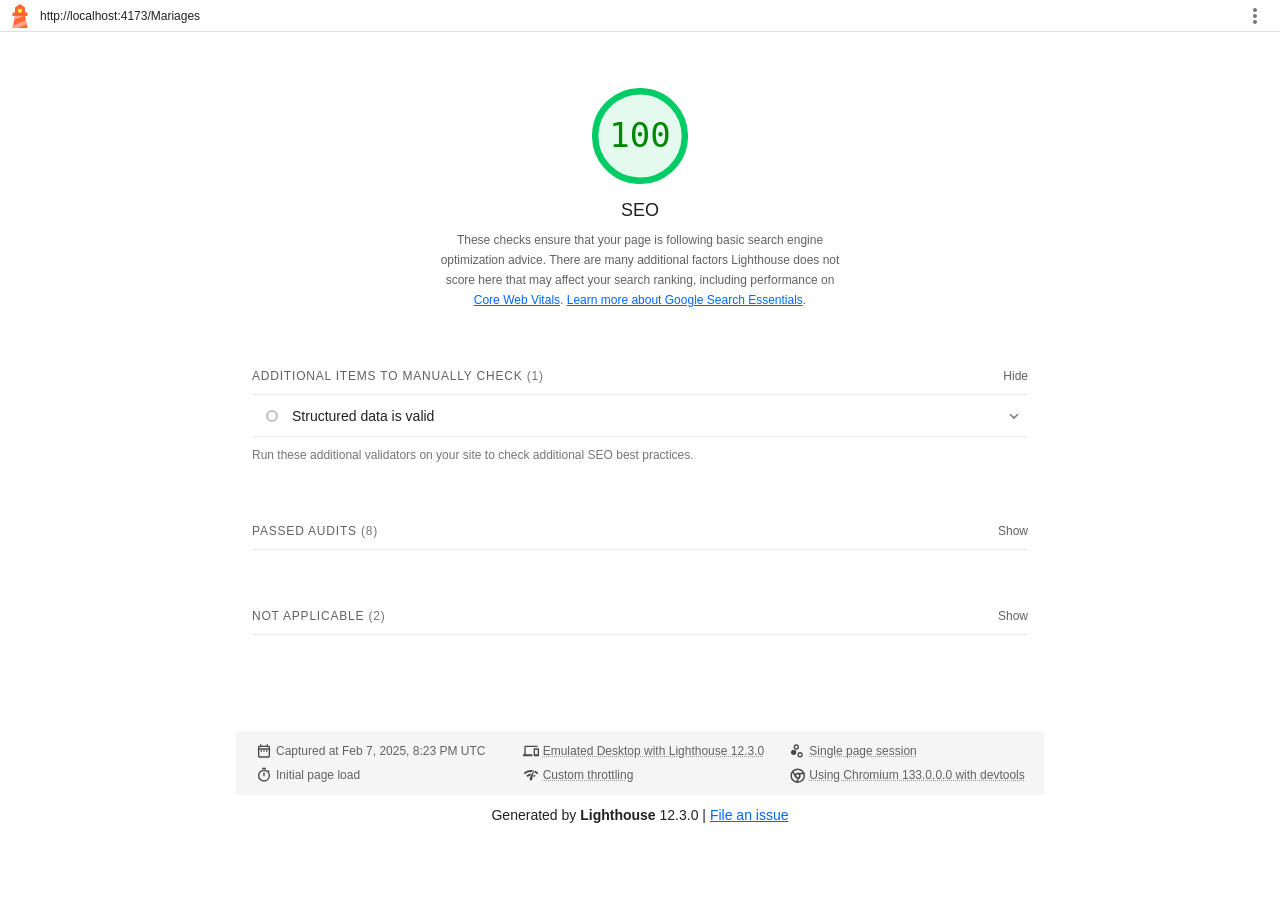
<file: reports/12.html>
<!--
@license
Copyright 2018 Google LLC
SPDX-License-Identifier: Apache-2.0
-->
<!doctype html>
<html lang="en">
<head>
  <meta charset="utf-8">
  <meta name="viewport" content="width=device-width, initial-scale=1, minimum-scale=1">
  <link rel="icon" href='data:image/svg+xml;utf8,<svg fill="none" xmlns="http://www.w3.org/2000/svg" viewBox="0 0 48 48"><path d="m14 7 10-7 10 7v10h5v7h-5l5 24H9l5-24H9v-7h5V7Z" fill="%23F63"/><path d="M31.561 24H14l-1.689 8.105L31.561 24ZM18.983 48H9l1.022-4.907L35.723 32.27l1.663 7.98L18.983 48Z" fill="%23FFA385"/><path fill="%23FF3" d="M20.5 10h7v7h-7z"/></svg>'>
  <title>Lighthouse Report</title>
  <style>body {margin: 0}</style>
</head>
<body>
  <noscript>Lighthouse report requires JavaScript. Please enable.</noscript>

  <div id="lh-log"></div>

  <script>window.__LIGHTHOUSE_JSON__ = {"lighthouseVersion":"12.3.0","requestedUrl":"http://localhost:4173/Mariages","mainDocumentUrl":"http://localhost:4173/Mariages","finalDisplayedUrl":"http://localhost:4173/Mariages","finalUrl":"http://localhost:4173/Mariages","fetchTime":"2025-02-07T20:23:32.384Z","gatherMode":"navigation","runWarnings":[],"userAgent":"Mozilla/5.0 (X11; Linux x86_64) AppleWebKit/537.36 (KHTML, like Gecko) Chrome/133.0.0.0 Safari/537.36","environment":{"networkUserAgent":"Mozilla/5.0 (Macintosh; Intel Mac OS X 10_15_7) AppleWebKit/537.36 (KHTML, like Gecko) Chrome/119.0.0.0 Safari/537.36","hostUserAgent":"Mozilla/5.0 (X11; Linux x86_64) AppleWebKit/537.36 (KHTML, like Gecko) Chrome/133.0.0.0 Safari/537.36","benchmarkIndex":2103.5,"credits":{"axe-core":"4.10.2"}},"audits":{"document-title":{"id":"document-title","title":"Document has a `\u003ctitle>` element","description":"The title gives screen reader users an overview of the page, and search engine users rely on it heavily to determine if a page is relevant to their search. [Learn more about document titles](https://dequeuniversity.com/rules/axe/4.10/document-title).","score":1,"scoreDisplayMode":"binary","details":{"type":"table","headings":[],"items":[]}},"image-alt":{"id":"image-alt","title":"Image elements have `[alt]` attributes","description":"Informative elements should aim for short, descriptive alternate text. Decorative elements can be ignored with an empty alt attribute. [Learn more about the `alt` attribute](https://dequeuniversity.com/rules/axe/4.10/image-alt).","score":1,"scoreDisplayMode":"binary","details":{"type":"table","headings":[],"items":[]}},"meta-description":{"id":"meta-description","title":"Document has a meta description","description":"Meta descriptions may be included in search results to concisely summarize page content. [Learn more about the meta description](https://developer.chrome.com/docs/lighthouse/seo/meta-description/).","score":1,"scoreDisplayMode":"binary"},"http-status-code":{"id":"http-status-code","title":"Page has successful HTTP status code","description":"Pages with unsuccessful HTTP status codes may not be indexed properly. [Learn more about HTTP status codes](https://developer.chrome.com/docs/lighthouse/seo/http-status-code/).","score":1,"scoreDisplayMode":"binary"},"link-text":{"id":"link-text","title":"Links have descriptive text","description":"Descriptive link text helps search engines understand your content. [Learn how to make links more accessible](https://developer.chrome.com/docs/lighthouse/seo/link-text/).","score":1,"scoreDisplayMode":"binary","details":{"type":"table","headings":[],"items":[]}},"crawlable-anchors":{"id":"crawlable-anchors","title":"Links are crawlable","description":"Search engines may use `href` attributes on links to crawl websites. Ensure that the `href` attribute of anchor elements links to an appropriate destination, so more pages of the site can be discovered. [Learn how to make links crawlable](https://support.google.com/webmasters/answer/9112205)","score":1,"scoreDisplayMode":"binary","details":{"type":"table","headings":[],"items":[]}},"is-crawlable":{"id":"is-crawlable","title":"Page isn’t blocked from indexing","description":"Search engines are unable to include your pages in search results if they don't have permission to crawl them. [Learn more about crawler directives](https://developer.chrome.com/docs/lighthouse/seo/is-crawlable/).","score":1,"scoreDisplayMode":"binary","warnings":[],"details":{"type":"table","headings":[],"items":[]}},"robots-txt":{"id":"robots-txt","title":"robots.txt is valid","description":"If your robots.txt file is malformed, crawlers may not be able to understand how you want your website to be crawled or indexed. [Learn more about robots.txt](https://developer.chrome.com/docs/lighthouse/seo/invalid-robots-txt/).","score":null,"scoreDisplayMode":"notApplicable"},"hreflang":{"id":"hreflang","title":"Document has a valid `hreflang`","description":"hreflang links tell search engines what version of a page they should list in search results for a given language or region. [Learn more about `hreflang`](https://developer.chrome.com/docs/lighthouse/seo/hreflang/).","score":1,"scoreDisplayMode":"binary","details":{"type":"table","headings":[],"items":[]}},"canonical":{"id":"canonical","title":"Document has a valid `rel=canonical`","description":"Canonical links suggest which URL to show in search results. [Learn more about canonical links](https://developer.chrome.com/docs/lighthouse/seo/canonical/).","score":null,"scoreDisplayMode":"notApplicable"},"structured-data":{"id":"structured-data","title":"Structured data is valid","description":"Run the [Structured Data Testing Tool](https://search.google.com/structured-data/testing-tool/) and the [Structured Data Linter](http://linter.structured-data.org/) to validate structured data. [Learn more about Structured Data](https://developer.chrome.com/docs/lighthouse/seo/structured-data/).","score":null,"scoreDisplayMode":"manual"}},"configSettings":{"output":"json","maxWaitForFcp":30000,"maxWaitForLoad":45000,"pauseAfterFcpMs":1000,"pauseAfterLoadMs":1000,"networkQuietThresholdMs":1000,"cpuQuietThresholdMs":1000,"formFactor":"desktop","throttling":{"rttMs":40,"throughputKbps":10240,"requestLatencyMs":0,"downloadThroughputKbps":0,"uploadThroughputKbps":0,"cpuSlowdownMultiplier":1},"throttlingMethod":"simulate","screenEmulation":{"mobile":true,"width":412,"height":823,"deviceScaleFactor":1.75,"disabled":true},"emulatedUserAgent":"Mozilla/5.0 (Macintosh; Intel Mac OS X 10_15_7) AppleWebKit/537.36 (KHTML, like Gecko) Chrome/119.0.0.0 Safari/537.36","auditMode":false,"gatherMode":false,"clearStorageTypes":["file_systems","shader_cache","service_workers","cache_storage"],"disableStorageReset":false,"debugNavigation":false,"channel":"devtools","usePassiveGathering":false,"disableFullPageScreenshot":false,"skipAboutBlank":false,"blankPage":"about:blank","ignoreStatusCode":true,"locale":"en-US","blockedUrlPatterns":null,"additionalTraceCategories":"","extraHeaders":null,"precomputedLanternData":null,"onlyAudits":null,"onlyCategories":["seo"],"skipAudits":null},"categories":{"seo":{"title":"SEO","description":"These checks ensure that your page is following basic search engine optimization advice. There are many additional factors Lighthouse does not score here that may affect your search ranking, including performance on [Core Web Vitals](https://web.dev/explore/vitals). [Learn more about Google Search Essentials](https://support.google.com/webmasters/answer/35769).","manualDescription":"Run these additional validators on your site to check additional SEO best practices.","supportedModes":["navigation","snapshot"],"auditRefs":[{"id":"is-crawlable","weight":4.043478260869565,"group":"seo-crawl"},{"id":"document-title","weight":1,"group":"seo-content"},{"id":"meta-description","weight":1,"group":"seo-content"},{"id":"http-status-code","weight":1,"group":"seo-crawl"},{"id":"link-text","weight":1,"group":"seo-content"},{"id":"crawlable-anchors","weight":1,"group":"seo-crawl"},{"id":"robots-txt","weight":0,"group":"seo-crawl"},{"id":"image-alt","weight":1,"group":"seo-content"},{"id":"hreflang","weight":1,"group":"seo-content"},{"id":"canonical","weight":0,"group":"seo-content"},{"id":"structured-data","weight":0}],"id":"seo","score":1}},"categoryGroups":{"metrics":{"title":"Metrics"},"diagnostics":{"title":"Diagnostics","description":"More information about the performance of your application. These numbers don't [directly affect](https://developer.chrome.com/docs/lighthouse/performance/performance-scoring/) the Performance score."},"a11y-best-practices":{"title":"Best practices","description":"These items highlight common accessibility best practices."},"a11y-color-contrast":{"title":"Contrast","description":"These are opportunities to improve the legibility of your content."},"a11y-names-labels":{"title":"Names and labels","description":"These are opportunities to improve the semantics of the controls in your application. This may enhance the experience for users of assistive technology, like a screen reader."},"a11y-navigation":{"title":"Navigation","description":"These are opportunities to improve keyboard navigation in your application."},"a11y-aria":{"title":"ARIA","description":"These are opportunities to improve the usage of ARIA in your application which may enhance the experience for users of assistive technology, like a screen reader."},"a11y-language":{"title":"Internationalization and localization","description":"These are opportunities to improve the interpretation of your content by users in different locales."},"a11y-audio-video":{"title":"Audio and video","description":"These are opportunities to provide alternative content for audio and video. This may improve the experience for users with hearing or vision impairments."},"a11y-tables-lists":{"title":"Tables and lists","description":"These are opportunities to improve the experience of reading tabular or list data using assistive technology, like a screen reader."},"seo-mobile":{"title":"Mobile Friendly","description":"Make sure your pages are mobile friendly so users don’t have to pinch or zoom in order to read the content pages. [Learn how to make pages mobile-friendly](https://developers.google.com/search/mobile-sites/)."},"seo-content":{"title":"Content Best Practices","description":"Format your HTML in a way that enables crawlers to better understand your app’s content."},"seo-crawl":{"title":"Crawling and Indexing","description":"To appear in search results, crawlers need access to your app."},"best-practices-trust-safety":{"title":"Trust and Safety"},"best-practices-ux":{"title":"User Experience"},"best-practices-browser-compat":{"title":"Browser Compatibility"},"best-practices-general":{"title":"General"},"hidden":{"title":""}},"stackPacks":[],"entities":[{"name":"localhost","origins":["http://localhost:4173"],"isFirstParty":true,"isUnrecognized":true}],"fullPageScreenshot":{"screenshot":{"data":"[data-uri]","width":1016,"height":4842},"nodes":{"1-0-HTML":{"id":"","top":0,"bottom":4458,"left":0,"right":1016,"width":1016,"height":4458},"1-1-H3":{"id":"","top":3052,"bottom":3084,"left":44,"right":300,"width":256,"height":32},"1-2-DIV":{"id":"","top":3004,"bottom":3405,"left":28,"right":988,"width":960,"height":401},"1-3-A":{"id":"","top":41,"bottom":58,"left":597,"right":657,"width":60,"height":17},"1-4-A":{"id":"","top":41,"bottom":58,"left":677,"right":724,"width":47,"height":17},"1-5-A":{"id":"","top":41,"bottom":58,"left":744,"right":794,"width":50,"height":17},"1-6-A":{"id":"","top":41,"bottom":58,"left":814,"right":866,"width":52,"height":17},"1-7-A":{"id":"","top":41,"bottom":58,"left":886,"right":906,"width":20,"height":17},"1-8-LINK":{"id":"","top":0,"bottom":0,"left":0,"right":0,"width":0,"height":0},"1-9-LINK":{"id":"","top":0,"bottom":0,"left":0,"right":0,"width":0,"height":0},"1-10-META":{"id":"","top":0,"bottom":0,"left":0,"right":0,"width":0,"height":0},"1-11-META":{"id":"","top":0,"bottom":0,"left":0,"right":0,"width":0,"height":0},"1-12-META":{"id":"","top":0,"bottom":0,"left":0,"right":0,"width":0,"height":0}}},"timing":{"entries":[{"startTime":260.3,"name":"lh:config","duration":282.4,"entryType":"measure"},{"startTime":262.3,"name":"lh:config:resolveArtifactsToDefns","duration":2.5,"entryType":"measure"},{"startTime":543.1,"name":"lh:runner:gather","duration":5582.7,"entryType":"measure"},{"startTime":543.5,"name":"lh:driver:connect","duration":24.5,"entryType":"measure"},{"startTime":568.4,"name":"lh:driver:navigate","duration":43.3,"entryType":"measure"},{"startTime":612.3,"name":"lh:gather:getBenchmarkIndex","duration":1013,"entryType":"measure"},{"startTime":1625.5,"name":"lh:gather:getVersion","duration":2.2,"entryType":"measure"},{"startTime":1628.1,"name":"lh:prepare:navigationMode","duration":55,"entryType":"measure"},{"startTime":1662.2,"name":"lh:storage:clearDataForOrigin","duration":4.6,"entryType":"measure"},{"startTime":1667,"name":"lh:storage:clearBrowserCaches","duration":12.5,"entryType":"measure"},{"startTime":1680.8,"name":"lh:gather:prepareThrottlingAndNetwork","duration":2.2,"entryType":"measure"},{"startTime":1694.2,"name":"lh:driver:navigate","duration":2566.6,"entryType":"measure"},{"startTime":4264.1,"name":"lh:computed:NetworkRecords","duration":1.3,"entryType":"measure"},{"startTime":4265.8,"name":"lh:gather:getArtifact:DevtoolsLog","duration":0.2,"entryType":"measure"},{"startTime":4266,"name":"lh:gather:getArtifact:Accessibility","duration":326.4,"entryType":"measure"},{"startTime":4592.4,"name":"lh:gather:getArtifact:AnchorElements","duration":15.6,"entryType":"measure"},{"startTime":4608.2,"name":"lh:gather:getArtifact:LinkElements","duration":4.4,"entryType":"measure"},{"startTime":4612.3,"name":"lh:computed:MainResource","duration":0.3,"entryType":"measure"},{"startTime":4612.7,"name":"lh:gather:getArtifact:MetaElements","duration":3.5,"entryType":"measure"},{"startTime":4616.3,"name":"lh:gather:getArtifact:NetworkUserAgent","duration":0.1,"entryType":"measure"},{"startTime":4616.4,"name":"lh:gather:getArtifact:RobotsTxt","duration":7.6,"entryType":"measure"},{"startTime":4624,"name":"lh:gather:getArtifact:Stacks","duration":13.7,"entryType":"measure"},{"startTime":4624.4,"name":"lh:gather:collectStacks","duration":13.3,"entryType":"measure"},{"startTime":4637.9,"name":"lh:gather:getArtifact:devtoolsLogs","duration":0.1,"entryType":"measure"},{"startTime":4638,"name":"lh:gather:getArtifact:FullPageScreenshot","duration":1484.3,"entryType":"measure"},{"startTime":6126.1,"name":"lh:runner:audit","duration":24.4,"entryType":"measure"},{"startTime":6126.3,"name":"lh:runner:auditing","duration":23.8,"entryType":"measure"},{"startTime":6128.1,"name":"lh:audit:document-title","duration":5.6,"entryType":"measure"},{"startTime":6134.2,"name":"lh:audit:image-alt","duration":3.9,"entryType":"measure"},{"startTime":6138.4,"name":"lh:audit:meta-description","duration":1,"entryType":"measure"},{"startTime":6139.6,"name":"lh:audit:http-status-code","duration":1,"entryType":"measure"},{"startTime":6141,"name":"lh:audit:link-text","duration":1.1,"entryType":"measure"},{"startTime":6142.3,"name":"lh:audit:crawlable-anchors","duration":1.6,"entryType":"measure"},{"startTime":6144.1,"name":"lh:audit:is-crawlable","duration":1.6,"entryType":"measure"},{"startTime":6145.9,"name":"lh:audit:robots-txt","duration":0.9,"entryType":"measure"},{"startTime":6147.1,"name":"lh:audit:hreflang","duration":1,"entryType":"measure"},{"startTime":6148.3,"name":"lh:audit:canonical","duration":1,"entryType":"measure"},{"startTime":6149.5,"name":"lh:audit:structured-data","duration":0.6,"entryType":"measure"},{"startTime":6150.2,"name":"lh:runner:generate","duration":0.3,"entryType":"measure"},{"startTime":6150.8,"name":"lh:computed:EntityClassification","duration":1.4,"entryType":"measure"}],"total":5607.099999999999},"i18n":{"rendererFormattedStrings":{},"icuMessagePaths":{"core/audits/accessibility/document-title.js | title":["audits[document-title].title"],"core/audits/accessibility/document-title.js | description":["audits[document-title].description"],"core/audits/accessibility/image-alt.js | title":["audits[image-alt].title"],"core/audits/accessibility/image-alt.js | description":["audits[image-alt].description"],"core/audits/seo/meta-description.js | title":["audits[meta-description].title"],"core/audits/seo/meta-description.js | description":["audits[meta-description].description"],"core/audits/seo/http-status-code.js | title":["audits[http-status-code].title"],"core/audits/seo/http-status-code.js | description":["audits[http-status-code].description"],"core/audits/seo/link-text.js | title":["audits[link-text].title"],"core/audits/seo/link-text.js | description":["audits[link-text].description"],"core/audits/seo/crawlable-anchors.js | title":["audits[crawlable-anchors].title"],"core/audits/seo/crawlable-anchors.js | description":["audits[crawlable-anchors].description"],"core/audits/seo/is-crawlable.js | title":["audits[is-crawlable].title"],"core/audits/seo/is-crawlable.js | description":["audits[is-crawlable].description"],"core/audits/seo/robots-txt.js | title":["audits[robots-txt].title"],"core/audits/seo/robots-txt.js | description":["audits[robots-txt].description"],"core/audits/seo/hreflang.js | title":["audits.hreflang.title"],"core/audits/seo/hreflang.js | description":["audits.hreflang.description"],"core/audits/seo/canonical.js | title":["audits.canonical.title"],"core/audits/seo/canonical.js | description":["audits.canonical.description"],"core/audits/seo/manual/structured-data.js | title":["audits[structured-data].title"],"core/audits/seo/manual/structured-data.js | description":["audits[structured-data].description"],"core/config/default-config.js | seoCategoryTitle":["categories.seo.title"],"core/config/default-config.js | seoCategoryDescription":["categories.seo.description"],"core/config/default-config.js | seoCategoryManualDescription":["categories.seo.manualDescription"],"core/config/default-config.js | metricGroupTitle":["categoryGroups.metrics.title"],"core/config/default-config.js | diagnosticsGroupTitle":["categoryGroups.diagnostics.title"],"core/config/default-config.js | diagnosticsGroupDescription":["categoryGroups.diagnostics.description"],"core/config/default-config.js | a11yBestPracticesGroupTitle":["categoryGroups[a11y-best-practices].title"],"core/config/default-config.js | a11yBestPracticesGroupDescription":["categoryGroups[a11y-best-practices].description"],"core/config/default-config.js | a11yColorContrastGroupTitle":["categoryGroups[a11y-color-contrast].title"],"core/config/default-config.js | a11yColorContrastGroupDescription":["categoryGroups[a11y-color-contrast].description"],"core/config/default-config.js | a11yNamesLabelsGroupTitle":["categoryGroups[a11y-names-labels].title"],"core/config/default-config.js | a11yNamesLabelsGroupDescription":["categoryGroups[a11y-names-labels].description"],"core/config/default-config.js | a11yNavigationGroupTitle":["categoryGroups[a11y-navigation].title"],"core/config/default-config.js | a11yNavigationGroupDescription":["categoryGroups[a11y-navigation].description"],"core/config/default-config.js | a11yAriaGroupTitle":["categoryGroups[a11y-aria].title"],"core/config/default-config.js | a11yAriaGroupDescription":["categoryGroups[a11y-aria].description"],"core/config/default-config.js | a11yLanguageGroupTitle":["categoryGroups[a11y-language].title"],"core/config/default-config.js | a11yLanguageGroupDescription":["categoryGroups[a11y-language].description"],"core/config/default-config.js | a11yAudioVideoGroupTitle":["categoryGroups[a11y-audio-video].title"],"core/config/default-config.js | a11yAudioVideoGroupDescription":["categoryGroups[a11y-audio-video].description"],"core/config/default-config.js | a11yTablesListsVideoGroupTitle":["categoryGroups[a11y-tables-lists].title"],"core/config/default-config.js | a11yTablesListsVideoGroupDescription":["categoryGroups[a11y-tables-lists].description"],"core/config/default-config.js | seoMobileGroupTitle":["categoryGroups[seo-mobile].title"],"core/config/default-config.js | seoMobileGroupDescription":["categoryGroups[seo-mobile].description"],"core/config/default-config.js | seoContentGroupTitle":["categoryGroups[seo-content].title"],"core/config/default-config.js | seoContentGroupDescription":["categoryGroups[seo-content].description"],"core/config/default-config.js | seoCrawlingGroupTitle":["categoryGroups[seo-crawl].title"],"core/config/default-config.js | seoCrawlingGroupDescription":["categoryGroups[seo-crawl].description"],"core/config/default-config.js | bestPracticesTrustSafetyGroupTitle":["categoryGroups[best-practices-trust-safety].title"],"core/config/default-config.js | bestPracticesUXGroupTitle":["categoryGroups[best-practices-ux].title"],"core/config/default-config.js | bestPracticesBrowserCompatGroupTitle":["categoryGroups[best-practices-browser-compat].title"],"core/config/default-config.js | bestPracticesGeneralGroupTitle":["categoryGroups[best-practices-general].title"]}}};</script>
  <script>"use strict";(()=>{function e({median:e,p10:t},n){if(e<=0)throw new Error("median must be greater than zero");if(t<=0)throw new Error("p10 must be greater than zero");if(t>=e)throw new Error("p10 must be less than the median");if(n<=0)return 1;let r,i=Math.max(Number.MIN_VALUE,n/e),a=Math.log(i),o=Math.max(Number.MIN_VALUE,t/e),l=(1-function(e){let t=Math.sign(e),n=1/(1+.3275911*(e=Math.abs(e)));return t*(1-n*(.254829592+n*(n*(1.421413741+n*(1.061405429*n-1.453152027))-.284496736))*Math.exp(-e*e))}(.9061938024368232*a/-Math.log(o)))/2;return r=n<=t?Math.max(.9,Math.min(1,l)):n<=e?Math.max(.5,Math.min(.8999999999999999,l)):Math.max(0,Math.min(.49999999999999994,l)),r}var t="…",n={PASS:{label:"pass",minScore:.9},AVERAGE:{label:"average",minScore:.5},FAIL:{label:"fail"},ERROR:{label:"error"}},r=["com","co","gov","edu","ac","org","go","gob","or","net","in","ne","nic","gouv","web","spb","blog","jus","kiev","mil","wi","qc","ca","bel","on"],i=class i{static get RATINGS(){return n}static get PASS_THRESHOLD(){return.9}static get MS_DISPLAY_VALUE(){return"%10d ms"}static getFinalDisplayedUrl(e){if(e.finalDisplayedUrl)return e.finalDisplayedUrl;if(e.finalUrl)return e.finalUrl;throw new Error("Could not determine final displayed URL")}static getMainDocumentUrl(e){return e.mainDocumentUrl||e.finalUrl}static getFullPageScreenshot(e){return e.fullPageScreenshot?e.fullPageScreenshot:e.audits["full-page-screenshot"]?.details}static getEntityFromUrl(e,t){return t&&t.find((t=>t.origins.find((t=>e.startsWith(t)))))||i.getPseudoRootDomain(e)}static splitMarkdownCodeSpans(e){let t=[],n=e.split(/`(.*?)`/g);for(let e=0;e<n.length;e++){let r=n[e];if(!r)continue;let i=e%2!=0;t.push({isCode:i,text:r})}return t}static splitMarkdownLink(e){let t=[],n=e.split(/\[([^\]]+?)\]\((https?:\/\/.*?)\)/g);for(;n.length;){let[e,r,i]=n.splice(0,3);e&&t.push({isLink:!1,text:e}),r&&i&&t.push({isLink:!0,text:r,linkHref:i})}return t}static truncate(e,t,n="…"){if(e.length<=t)return e;let r=new Intl.Segmenter(void 0,{granularity:"grapheme"}).segment(e)[Symbol.iterator](),i=0;for(let a=0;a<=t-n.length;a++){let t=r.next();if(t.done)return e;i=t.value.index}for(let t=0;t<n.length;t++)if(r.next().done)return e;return e.slice(0,i)+n}static getURLDisplayName(e,n){let r,i=void 0!==(n=n||{numPathParts:void 0,preserveQuery:void 0,preserveHost:void 0}).numPathParts?n.numPathParts:2,a=void 0===n.preserveQuery||n.preserveQuery,o=n.preserveHost||!1;if("about:"===e.protocol||"data:"===e.protocol)r=e.href;else{r=e.pathname;let n=r.split("/").filter((e=>e.length));i&&n.length>i&&(r=t+n.slice(-1*i).join("/")),o&&(r=`${e.host}/${r.replace(/^\//,"")}`),a&&(r=`${r}${e.search}`)}if("data:"!==e.protocol&&(r=r.slice(0,200),r=r.replace(/([a-f0-9]{7})[a-f0-9]{13}[a-f0-9]*/g,`$1${t}`),r=r.replace(/([a-zA-Z0-9-_]{9})(?=.*[a-z])(?=.*[A-Z])(?=.*[0-9])[a-zA-Z0-9-_]{10,}/g,`$1${t}`),r=r.replace(/(\d{3})\d{6,}/g,`$1${t}`),r=r.replace(/\u2026+/g,t),r.length>64&&r.includes("?")&&(r=r.replace(/\?([^=]*)(=)?.*/,`?$1$2${t}`),r.length>64&&(r=r.replace(/\?.*/,`?${t}`)))),r.length>64){let e=r.lastIndexOf(".");r=e>=0?r.slice(0,63-(r.length-e))+`${t}${r.slice(e)}`:r.slice(0,63)+t}return r}static getChromeExtensionOrigin(e){let t=new URL(e);return t.protocol+"//"+t.host}static parseURL(e){let t=new URL(e);return{file:i.getURLDisplayName(t),hostname:t.hostname,origin:"chrome-extension:"===t.protocol?i.getChromeExtensionOrigin(e):t.origin}}static createOrReturnURL(e){return e instanceof URL?e:new URL(e)}static getPseudoTld(e){let t=e.split(".").slice(-2);return r.includes(t[0])?`.${t.join(".")}`:`.${t[t.length-1]}`}static getPseudoRootDomain(e){let t=i.createOrReturnURL(e).hostname,n=i.getPseudoTld(t).split(".");return t.split(".").slice(-n.length).join(".")}static filterRelevantLines(e,t,n){if(0===t.length)return e.slice(0,2*n+1);let r=new Set;return(t=t.sort(((e,t)=>(e.lineNumber||0)-(t.lineNumber||0)))).forEach((({lineNumber:e})=>{let t=e-n,i=e+n;for(;t<1;)t++,i++;r.has(t-3-1)&&(t-=3);for(let e=t;e<=i;e++){let t=e;r.add(t)}})),e.filter((e=>r.has(e.lineNumber)))}static computeLogNormalScore(t,n){let r=e(t,n);return r>.9&&(r+=.05*(r-.9)),Math.floor(100*r)/100}};var a=class{constructor(e,t){this._document=e,this._lighthouseChannel="unknown",this._componentCache=new Map,this.rootEl=t}createElement(e,t){let n=this._document.createElement(e);if(t)for(let e of t.split(/\s+/))e&&n.classList.add(e);return n}createElementNS(e,t,n){let r=this._document.createElementNS(e,t);if(n)for(let e of n.split(/\s+/))e&&r.classList.add(e);return r}createSVGElement(e,t){return this._document.createElementNS("http://www.w3.org/2000/svg",e,t)}createFragment(){return this._document.createDocumentFragment()}createTextNode(e){return this._document.createTextNode(e)}createChildOf(e,t,n){let r=this.createElement(t,n);return e.append(r),r}createComponent(e){let t=this._componentCache.get(e);if(t){let e=t.cloneNode(!0);return this.findAll("style",e).forEach((e=>e.remove())),e}return t=function(e,t){switch(t){case"3pFilter":return function(e){let t=e.createFragment(),n=e.createElement("style");n.append("\n    .lh-3p-filter {\n      color: var(--color-gray-600);\n      float: right;\n      padding: 6px var(--stackpack-padding-horizontal);\n    }\n    .lh-3p-filter-label, .lh-3p-filter-input {\n      vertical-align: middle;\n      user-select: none;\n    }\n    .lh-3p-filter-input:disabled + .lh-3p-ui-string {\n      text-decoration: line-through;\n    }\n  "),t.append(n);let r=e.createElement("div","lh-3p-filter"),i=e.createElement("label","lh-3p-filter-label"),a=e.createElement("input","lh-3p-filter-input");a.setAttribute("type","checkbox"),a.setAttribute("checked","");let o=e.createElement("span","lh-3p-ui-string");o.append("Show 3rd party resources");let l=e.createElement("span","lh-3p-filter-count");return i.append(" ",a," ",o," (",l,") "),r.append(" ",i," "),t.append(r),t}(e);case"audit":return function(e){let t=e.createFragment(),n=e.createElement("div","lh-audit"),r=e.createElement("details","lh-expandable-details"),i=e.createElement("summary"),a=e.createElement("div","lh-audit__header lh-expandable-details__summary"),o=e.createElement("span","lh-audit__score-icon"),l=e.createElement("span","lh-audit__title-and-text"),s=e.createElement("span","lh-audit__title"),c=e.createElement("span","lh-audit__display-text");l.append(" ",s," ",c," ");let d=e.createElement("div","lh-chevron-container");a.append(" ",o," ",l," ",d," "),i.append(" ",a," ");let h=e.createElement("div","lh-audit__description"),p=e.createElement("div","lh-audit__stackpacks");return r.append(" ",i," ",h," ",p," "),n.append(" ",r," "),t.append(n),t}(e);case"categoryHeader":return function(e){let t=e.createFragment(),n=e.createElement("div","lh-category-header"),r=e.createElement("div","lh-score__gauge");r.setAttribute("role","heading"),r.setAttribute("aria-level","2");let i=e.createElement("div","lh-category-header__description");return n.append(" ",r," ",i," "),t.append(n),t}(e);case"chevron":return function(e){let t=e.createFragment(),n=e.createElementNS("http://www.w3.org/2000/svg","svg","lh-chevron");n.setAttribute("viewBox","0 0 100 100");let r=e.createElementNS("http://www.w3.org/2000/svg","g","lh-chevron__lines"),i=e.createElementNS("http://www.w3.org/2000/svg","path","lh-chevron__line lh-chevron__line-left");i.setAttribute("d","M10 50h40");let a=e.createElementNS("http://www.w3.org/2000/svg","path","lh-chevron__line lh-chevron__line-right");return a.setAttribute("d","M90 50H50"),r.append(" ",i," ",a," "),n.append(" ",r," "),t.append(n),t}(e);case"clump":return function(e){let t=e.createFragment(),n=e.createElement("div","lh-audit-group"),r=e.createElement("details","lh-clump"),i=e.createElement("summary"),a=e.createElement("div","lh-audit-group__summary"),o=e.createElement("div","lh-audit-group__header"),l=e.createElement("span","lh-audit-group__title"),s=e.createElement("span","lh-audit-group__itemcount");o.append(" ",l," ",s," "," "," ");let c=e.createElement("div","lh-clump-toggle"),d=e.createElement("span","lh-clump-toggletext--show"),h=e.createElement("span","lh-clump-toggletext--hide");return c.append(" ",d," ",h," "),a.append(" ",o," ",c," "),i.append(" ",a," "),r.append(" ",i," "),n.append(" "," ",r," "),t.append(n),t}(e);case"crc":return function(e){let t=e.createFragment(),n=e.createElement("div","lh-crc-container"),r=e.createElement("style");r.append('\n      .lh-crc .lh-tree-marker {\n        width: 12px;\n        height: 26px;\n        display: block;\n        float: left;\n        background-position: top left;\n      }\n      .lh-crc .lh-horiz-down {\n        background: url(\'data:image/svg+xml;utf8,<svg width="16" height="26" viewBox="0 0 16 26" xmlns="http://www.w3.org/2000/svg"><g fill="%23D8D8D8" fill-rule="evenodd"><path d="M16 12v2H-2v-2z"/><path d="M9 12v14H7V12z"/>\u003c/g>\u003c/svg>\');\n      }\n      .lh-crc .lh-right {\n        background: url(\'data:image/svg+xml;utf8,<svg width="16" height="26" viewBox="0 0 16 26" xmlns="http://www.w3.org/2000/svg"><path d="M16 12v2H0v-2z" fill="%23D8D8D8" fill-rule="evenodd"/>\u003c/svg>\');\n      }\n      .lh-crc .lh-up-right {\n        background: url(\'data:image/svg+xml;utf8,<svg width="16" height="26" viewBox="0 0 16 26" xmlns="http://www.w3.org/2000/svg"><path d="M7 0h2v14H7zm2 12h7v2H9z" fill="%23D8D8D8" fill-rule="evenodd"/>\u003c/svg>\');\n      }\n      .lh-crc .lh-vert-right {\n        background: url(\'data:image/svg+xml;utf8,<svg width="16" height="26" viewBox="0 0 16 26" xmlns="http://www.w3.org/2000/svg"><path d="M7 0h2v27H7zm2 12h7v2H9z" fill="%23D8D8D8" fill-rule="evenodd"/>\u003c/svg>\');\n      }\n      .lh-crc .lh-vert {\n        background: url(\'data:image/svg+xml;utf8,<svg width="16" height="26" viewBox="0 0 16 26" xmlns="http://www.w3.org/2000/svg"><path d="M7 0h2v26H7z" fill="%23D8D8D8" fill-rule="evenodd"/>\u003c/svg>\');\n      }\n      .lh-crc .lh-crc-tree {\n        font-size: 14px;\n        width: 100%;\n        overflow-x: auto;\n      }\n      .lh-crc .lh-crc-node {\n        height: 26px;\n        line-height: 26px;\n        white-space: nowrap;\n      }\n      .lh-crc .lh-crc-node__tree-value {\n        margin-left: 10px;\n      }\n      .lh-crc .lh-crc-node__tree-value div {\n        display: inline;\n      }\n      .lh-crc .lh-crc-node__chain-duration {\n        font-weight: 700;\n      }\n      .lh-crc .lh-crc-initial-nav {\n        color: #595959;\n        font-style: italic;\n      }\n      .lh-crc__summary-value {\n        margin-bottom: 10px;\n      }\n    ');let i=e.createElement("div"),a=e.createElement("div","lh-crc__summary-value"),o=e.createElement("span","lh-crc__longest_duration_label"),l=e.createElement("b","lh-crc__longest_duration");a.append(" ",o," ",l," "),i.append(" ",a," ");let s=e.createElement("div","lh-crc"),c=e.createElement("div","lh-crc-initial-nav");return s.append(" ",c," "," "),n.append(" ",r," ",i," ",s," "),t.append(n),t}(e);case"crcChain":return function(e){let t=e.createFragment(),n=e.createElement("div","lh-crc-node"),r=e.createElement("span","lh-crc-node__tree-marker"),i=e.createElement("span","lh-crc-node__tree-value");return n.append(" ",r," ",i," "),t.append(n),t}(e);case"elementScreenshot":return function(e){let t=e.createFragment(),n=e.createElement("div","lh-element-screenshot"),r=e.createElement("div","lh-element-screenshot__content"),i=e.createElement("div","lh-element-screenshot__image"),a=e.createElement("div","lh-element-screenshot__mask"),o=e.createElementNS("http://www.w3.org/2000/svg","svg");o.setAttribute("height","0"),o.setAttribute("width","0");let l=e.createElementNS("http://www.w3.org/2000/svg","defs"),s=e.createElementNS("http://www.w3.org/2000/svg","clipPath");s.setAttribute("clipPathUnits","objectBoundingBox"),l.append(" ",s," "," "),o.append(" ",l," "),a.append(" ",o," ");let c=e.createElement("div","lh-element-screenshot__element-marker");return i.append(" ",a," ",c," "),r.append(" ",i," "),n.append(" ",r," "),t.append(n),t}(e);case"explodeyGauge":return function(e){let t=e.createFragment(),n=e.createElement("div","lh-exp-gauge-component"),r=e.createElement("div","lh-exp-gauge__wrapper");r.setAttribute("target","_blank");let i=e.createElement("div","lh-exp-gauge__svg-wrapper"),a=e.createElementNS("http://www.w3.org/2000/svg","svg","lh-exp-gauge"),o=e.createElementNS("http://www.w3.org/2000/svg","g","lh-exp-gauge__inner"),l=e.createElementNS("http://www.w3.org/2000/svg","circle","lh-exp-gauge__bg"),s=e.createElementNS("http://www.w3.org/2000/svg","circle","lh-exp-gauge__base lh-exp-gauge--faded"),c=e.createElementNS("http://www.w3.org/2000/svg","circle","lh-exp-gauge__arc"),d=e.createElementNS("http://www.w3.org/2000/svg","text","lh-exp-gauge__percentage");o.append(" ",l," ",s," ",c," ",d," ");let h=e.createElementNS("http://www.w3.org/2000/svg","g","lh-exp-gauge__outer"),p=e.createElementNS("http://www.w3.org/2000/svg","circle","lh-cover");h.append(" ",p," ");let g=e.createElementNS("http://www.w3.org/2000/svg","text","lh-exp-gauge__label");return g.setAttribute("text-anchor","middle"),g.setAttribute("x","0"),g.setAttribute("y","60"),a.append(" ",o," ",h," ",g," "),i.append(" ",a," "),r.append(" ",i," "),n.append(" ",r," "),t.append(n),t}(e);case"footer":return function(e){let t=e.createFragment(),n=e.createElement("style");n.append("\n    .lh-footer {\n      padding: var(--footer-padding-vertical) calc(var(--default-padding) * 2);\n      max-width: var(--report-content-max-width);\n      margin: 0 auto;\n    }\n    .lh-footer .lh-generated {\n      text-align: center;\n    }\n  "),t.append(n);let r=e.createElement("footer","lh-footer"),i=e.createElement("ul","lh-meta__items");i.append(" ");let a=e.createElement("div","lh-generated"),o=e.createElement("b");o.append("Lighthouse");let l=e.createElement("span","lh-footer__version"),s=e.createElement("a","lh-footer__version_issue");return s.setAttribute("href","https://github.com/GoogleChrome/Lighthouse/issues"),s.setAttribute("target","_blank"),s.setAttribute("rel","noopener"),s.append("File an issue"),a.append(" "," Generated by ",o," ",l," | ",s," "),r.append(" ",i," ",a," "),t.append(r),t}(e);case"fraction":return function(e){let t=e.createFragment(),n=e.createElement("a","lh-fraction__wrapper"),r=e.createElement("div","lh-fraction__content-wrapper"),i=e.createElement("div","lh-fraction__content"),a=e.createElement("div","lh-fraction__background");i.append(" ",a," "),r.append(" ",i," ");let o=e.createElement("div","lh-fraction__label");return n.append(" ",r," ",o," "),t.append(n),t}(e);case"gauge":return function(e){let t=e.createFragment(),n=e.createElement("a","lh-gauge__wrapper"),r=e.createElement("div","lh-gauge__svg-wrapper"),i=e.createElementNS("http://www.w3.org/2000/svg","svg","lh-gauge");i.setAttribute("viewBox","0 0 120 120");let a=e.createElementNS("http://www.w3.org/2000/svg","circle","lh-gauge-base");a.setAttribute("r","56"),a.setAttribute("cx","60"),a.setAttribute("cy","60"),a.setAttribute("stroke-width","8");let o=e.createElementNS("http://www.w3.org/2000/svg","circle","lh-gauge-arc");o.setAttribute("r","56"),o.setAttribute("cx","60"),o.setAttribute("cy","60"),o.setAttribute("stroke-width","8"),i.append(" ",a," ",o," "),r.append(" ",i," ");let l=e.createElement("div","lh-gauge__percentage"),s=e.createElement("div","lh-gauge__label");return n.append(" "," ",r," ",l," "," ",s," "),t.append(n),t}(e);case"heading":return function(e){let t=e.createFragment(),n=e.createElement("style");n.append("\n    /* CSS Fireworks. Originally by Eddie Lin\n       https://codepen.io/paulirish/pen/yEVMbP\n    */\n    .lh-pyro {\n      display: none;\n      z-index: 1;\n      pointer-events: none;\n    }\n    .lh-score100 .lh-pyro {\n      display: block;\n    }\n    .lh-score100 .lh-lighthouse stop:first-child {\n      stop-color: hsla(200, 12%, 95%, 0);\n    }\n    .lh-score100 .lh-lighthouse stop:last-child {\n      stop-color: hsla(65, 81%, 76%, 1);\n    }\n\n    .lh-pyro > .lh-pyro-before, .lh-pyro > .lh-pyro-after {\n      position: absolute;\n      width: 5px;\n      height: 5px;\n      border-radius: 2.5px;\n      box-shadow: 0 0 #fff, 0 0 #fff, 0 0 #fff, 0 0 #fff, 0 0 #fff, 0 0 #fff, 0 0 #fff, 0 0 #fff, 0 0 #fff, 0 0 #fff, 0 0 #fff, 0 0 #fff, 0 0 #fff, 0 0 #fff, 0 0 #fff, 0 0 #fff, 0 0 #fff, 0 0 #fff, 0 0 #fff, 0 0 #fff, 0 0 #fff, 0 0 #fff, 0 0 #fff, 0 0 #fff, 0 0 #fff, 0 0 #fff, 0 0 #fff, 0 0 #fff, 0 0 #fff, 0 0 #fff, 0 0 #fff, 0 0 #fff, 0 0 #fff, 0 0 #fff, 0 0 #fff, 0 0 #fff, 0 0 #fff, 0 0 #fff, 0 0 #fff, 0 0 #fff, 0 0 #fff, 0 0 #fff, 0 0 #fff, 0 0 #fff, 0 0 #fff, 0 0 #fff, 0 0 #fff, 0 0 #fff, 0 0 #fff, 0 0 #fff, 0 0 #fff;\n      animation: 1s bang ease-out infinite backwards,  1s gravity ease-in infinite backwards,  5s position linear infinite backwards;\n      animation-delay: 1s, 1s, 1s;\n    }\n\n    .lh-pyro > .lh-pyro-after {\n      animation-delay: 2.25s, 2.25s, 2.25s;\n      animation-duration: 1.25s, 1.25s, 6.25s;\n    }\n\n    @keyframes bang {\n      to {\n        opacity: 1;\n        box-shadow: -70px -115.67px #47ebbc, -28px -99.67px #eb47a4, 58px -31.67px #7eeb47, 13px -141.67px #eb47c5, -19px 6.33px #7347eb, -2px -74.67px #ebd247, 24px -151.67px #eb47e0, 57px -138.67px #b4eb47, -51px -104.67px #479eeb, 62px 8.33px #ebcf47, -93px 0.33px #d547eb, -16px -118.67px #47bfeb, 53px -84.67px #47eb83, 66px -57.67px #eb47bf, -93px -65.67px #91eb47, 30px -13.67px #86eb47, -2px -59.67px #83eb47, -44px 1.33px #eb47eb, 61px -58.67px #47eb73, 5px -22.67px #47e8eb, -66px -28.67px #ebe247, 42px -123.67px #eb5547, -75px 26.33px #7beb47, 15px -52.67px #a147eb, 36px -51.67px #eb8347, -38px -12.67px #eb5547, -46px -59.67px #47eb81, 78px -114.67px #eb47ba, 15px -156.67px #eb47bf, -36px 1.33px #eb4783, -72px -86.67px #eba147, 31px -46.67px #ebe247, -68px 29.33px #47e2eb, -55px 19.33px #ebe047, -56px 27.33px #4776eb, -13px -91.67px #eb5547, -47px -138.67px #47ebc7, -18px -96.67px #eb47ac, 11px -88.67px #4783eb, -67px -28.67px #47baeb, 53px 10.33px #ba47eb, 11px 19.33px #5247eb, -5px -11.67px #eb4791, -68px -4.67px #47eba7, 95px -37.67px #eb478b, -67px -162.67px #eb5d47, -54px -120.67px #eb6847, 49px -12.67px #ebe047, 88px 8.33px #47ebda, 97px 33.33px #eb8147, 6px -71.67px #ebbc47;\n      }\n    }\n    @keyframes gravity {\n      from {\n        opacity: 1;\n      }\n      to {\n        transform: translateY(80px);\n        opacity: 0;\n      }\n    }\n    @keyframes position {\n      0%, 19.9% {\n        margin-top: 4%;\n        margin-left: 47%;\n      }\n      20%, 39.9% {\n        margin-top: 7%;\n        margin-left: 30%;\n      }\n      40%, 59.9% {\n        margin-top: 6%;\n        margin-left: 70%;\n      }\n      60%, 79.9% {\n        margin-top: 3%;\n        margin-left: 20%;\n      }\n      80%, 99.9% {\n        margin-top: 3%;\n        margin-left: 80%;\n      }\n    }\n  "),t.append(n);let r=e.createElement("div","lh-header-container"),i=e.createElement("div","lh-scores-wrapper-placeholder");return r.append(" ",i," "),t.append(r),t}(e);case"metric":return function(e){let t=e.createFragment(),n=e.createElement("div","lh-metric"),r=e.createElement("div","lh-metric__innerwrap"),i=e.createElement("div","lh-metric__icon"),a=e.createElement("span","lh-metric__title"),o=e.createElement("div","lh-metric__value"),l=e.createElement("div","lh-metric__description");return r.append(" ",i," ",a," ",o," ",l," "),n.append(" ",r," "),t.append(n),t}(e);case"scorescale":return function(e){let t=e.createFragment(),n=e.createElement("div","lh-scorescale"),r=e.createElement("span","lh-scorescale-range lh-scorescale-range--fail");r.append("0–49");let i=e.createElement("span","lh-scorescale-range lh-scorescale-range--average");i.append("50–89");let a=e.createElement("span","lh-scorescale-range lh-scorescale-range--pass");return a.append("90–100"),n.append(" ",r," ",i," ",a," "),t.append(n),t}(e);case"scoresWrapper":return function(e){let t=e.createFragment(),n=e.createElement("style");n.append("\n    .lh-scores-container {\n      display: flex;\n      flex-direction: column;\n      padding: var(--default-padding) 0;\n      position: relative;\n      width: 100%;\n    }\n\n    .lh-sticky-header {\n      --gauge-circle-size: var(--gauge-circle-size-sm);\n      --plugin-badge-size: 16px;\n      --plugin-icon-size: 75%;\n      --gauge-wrapper-width: 60px;\n      --gauge-percentage-font-size: 13px;\n      position: fixed;\n      left: 0;\n      right: 0;\n      top: var(--topbar-height);\n      font-weight: 500;\n      display: none;\n      justify-content: center;\n      background-color: var(--sticky-header-background-color);\n      border-bottom: 1px solid var(--color-gray-200);\n      padding-top: var(--score-container-padding);\n      padding-bottom: 4px;\n      z-index: 2;\n      pointer-events: none;\n    }\n\n    .lh-devtools .lh-sticky-header {\n      /* The report within DevTools is placed in a container with overflow, which changes the placement of this header unless we change `position` to `sticky.` */\n      position: sticky;\n    }\n\n    .lh-sticky-header--visible {\n      display: grid;\n      grid-auto-flow: column;\n      pointer-events: auto;\n    }\n\n    /* Disable the gauge arc animation for the sticky header, so toggling display: none\n       does not play the animation. */\n    .lh-sticky-header .lh-gauge-arc {\n      animation: none;\n    }\n\n    .lh-sticky-header .lh-gauge__label,\n    .lh-sticky-header .lh-fraction__label {\n      display: none;\n    }\n\n    .lh-highlighter {\n      width: var(--gauge-wrapper-width);\n      height: 1px;\n      background-color: var(--highlighter-background-color);\n      /* Position at bottom of first gauge in sticky header. */\n      position: absolute;\n      grid-column: 1;\n      bottom: -1px;\n      left: 0px;\n      right: 0px;\n    }\n  "),t.append(n);let r=e.createElement("div","lh-scores-wrapper"),i=e.createElement("div","lh-scores-container"),a=e.createElement("div","lh-pyro"),o=e.createElement("div","lh-pyro-before"),l=e.createElement("div","lh-pyro-after");return a.append(" ",o," ",l," "),i.append(" ",a," "),r.append(" ",i," "),t.append(r),t}(e);case"snippet":return function(e){let t=e.createFragment(),n=e.createElement("div","lh-snippet"),r=e.createElement("style");return r.append('\n          :root {\n            --snippet-highlight-light: #fbf1f2;\n            --snippet-highlight-dark: #ffd6d8;\n          }\n\n         .lh-snippet__header {\n          position: relative;\n          overflow: hidden;\n          padding: 10px;\n          border-bottom: none;\n          color: var(--snippet-color);\n          background-color: var(--snippet-background-color);\n          border: 1px solid var(--report-border-color-secondary);\n        }\n        .lh-snippet__title {\n          font-weight: bold;\n          float: left;\n        }\n        .lh-snippet__node {\n          float: left;\n          margin-left: 4px;\n        }\n        .lh-snippet__toggle-expand {\n          padding: 1px 7px;\n          margin-top: -1px;\n          margin-right: -7px;\n          float: right;\n          background: transparent;\n          border: none;\n          cursor: pointer;\n          font-size: 14px;\n          color: #0c50c7;\n        }\n\n        .lh-snippet__snippet {\n          overflow: auto;\n          border: 1px solid var(--report-border-color-secondary);\n        }\n        /* Container needed so that all children grow to the width of the scroll container */\n        .lh-snippet__snippet-inner {\n          display: inline-block;\n          min-width: 100%;\n        }\n\n        .lh-snippet:not(.lh-snippet--expanded) .lh-snippet__show-if-expanded {\n          display: none;\n        }\n        .lh-snippet.lh-snippet--expanded .lh-snippet__show-if-collapsed {\n          display: none;\n        }\n\n        .lh-snippet__line {\n          background: white;\n          white-space: pre;\n          display: flex;\n        }\n        .lh-snippet__line:not(.lh-snippet__line--message):first-child {\n          padding-top: 4px;\n        }\n        .lh-snippet__line:not(.lh-snippet__line--message):last-child {\n          padding-bottom: 4px;\n        }\n        .lh-snippet__line--content-highlighted {\n          background: var(--snippet-highlight-dark);\n        }\n        .lh-snippet__line--message {\n          background: var(--snippet-highlight-light);\n        }\n        .lh-snippet__line--message .lh-snippet__line-number {\n          padding-top: 10px;\n          padding-bottom: 10px;\n        }\n        .lh-snippet__line--message code {\n          padding: 10px;\n          padding-left: 5px;\n          color: var(--color-fail);\n          font-family: var(--report-font-family);\n        }\n        .lh-snippet__line--message code {\n          white-space: normal;\n        }\n        .lh-snippet__line-icon {\n          padding-top: 10px;\n          display: none;\n        }\n        .lh-snippet__line--message .lh-snippet__line-icon {\n          display: block;\n        }\n        .lh-snippet__line-icon:before {\n          content: "";\n          display: inline-block;\n          vertical-align: middle;\n          margin-right: 4px;\n          width: var(--score-icon-size);\n          height: var(--score-icon-size);\n          background-image: var(--fail-icon-url);\n        }\n        .lh-snippet__line-number {\n          flex-shrink: 0;\n          width: 40px;\n          text-align: right;\n          font-family: monospace;\n          padding-right: 5px;\n          margin-right: 5px;\n          color: var(--color-gray-600);\n          user-select: none;\n        }\n    '),n.append(" ",r," "),t.append(n),t}(e);case"snippetContent":return function(e){let t=e.createFragment(),n=e.createElement("div","lh-snippet__snippet"),r=e.createElement("div","lh-snippet__snippet-inner");return n.append(" ",r," "),t.append(n),t}(e);case"snippetHeader":return function(e){let t=e.createFragment(),n=e.createElement("div","lh-snippet__header"),r=e.createElement("div","lh-snippet__title"),i=e.createElement("div","lh-snippet__node"),a=e.createElement("button","lh-snippet__toggle-expand"),o=e.createElement("span","lh-snippet__btn-label-collapse lh-snippet__show-if-expanded"),l=e.createElement("span","lh-snippet__btn-label-expand lh-snippet__show-if-collapsed");return a.append(" ",o," ",l," "),n.append(" ",r," ",i," ",a," "),t.append(n),t}(e);case"snippetLine":return function(e){let t=e.createFragment(),n=e.createElement("div","lh-snippet__line"),r=e.createElement("div","lh-snippet__line-number"),i=e.createElement("div","lh-snippet__line-icon"),a=e.createElement("code");return n.append(" ",r," ",i," ",a," "),t.append(n),t}(e);case"styles":return function(e){let t=e.createFragment(),n=e.createElement("style");return n.append('/**\n * @license\n * Copyright 2017 Google LLC\n * SPDX-License-Identifier: Apache-2.0\n */\n\n/*\n  Naming convention:\n\n  If a variable is used for a specific component: --{component}-{property name}-{modifier}\n\n  Both {component} and {property name} should be kebab-case. If the target is the entire page,\n  use \'report\' for the component. The property name should not be abbreviated. Use the\n  property name the variable is intended for - if it\'s used for multiple, a common descriptor\n  is fine (ex: \'size\' for a variable applied to \'width\' and \'height\'). If a variable is shared\n  across multiple components, either create more variables or just drop the "{component}-"\n  part of the name. Append any modifiers at the end (ex: \'big\', \'dark\').\n\n  For colors: --color-{hue}-{intensity}\n\n  {intensity} is the Material Design tag - 700, A700, etc.\n*/\n.lh-vars {\n  /* Palette using Material Design Colors\n   * https://www.materialui.co/colors */\n  --color-amber-50: #FFF8E1;\n  --color-blue-200: #90CAF9;\n  --color-blue-900: #0D47A1;\n  --color-blue-A700: #2962FF;\n  --color-blue-primary: #06f;\n  --color-cyan-500: #00BCD4;\n  --color-gray-100: #F5F5F5;\n  --color-gray-300: #CFCFCF;\n  --color-gray-200: #E0E0E0;\n  --color-gray-400: #BDBDBD;\n  --color-gray-50: #FAFAFA;\n  --color-gray-500: #9E9E9E;\n  --color-gray-600: #757575;\n  --color-gray-700: #616161;\n  --color-gray-800: #424242;\n  --color-gray-900: #212121;\n  --color-gray: #000000;\n  --color-green-700: #080;\n  --color-green: #0c6;\n  --color-lime-400: #D3E156;\n  --color-orange-50: #FFF3E0;\n  --color-orange-700: #C33300;\n  --color-orange: #fa3;\n  --color-red-700: #c00;\n  --color-red: #f33;\n  --color-teal-600: #00897B;\n  --color-white: #FFFFFF;\n\n  /* Context-specific colors */\n  --color-average-secondary: var(--color-orange-700);\n  --color-average: var(--color-orange);\n  --color-fail-secondary: var(--color-red-700);\n  --color-fail: var(--color-red);\n  --color-hover: var(--color-gray-50);\n  --color-informative: var(--color-blue-900);\n  --color-pass-secondary: var(--color-green-700);\n  --color-pass: var(--color-green);\n  --color-not-applicable: var(--color-gray-600);\n\n  /* Component variables */\n  --audit-description-padding-left: calc(var(--score-icon-size) + var(--score-icon-margin-left) + var(--score-icon-margin-right));\n  --audit-explanation-line-height: 16px;\n  --audit-group-margin-bottom: calc(var(--default-padding) * 6);\n  --audit-group-padding-vertical: 8px;\n  --audit-margin-horizontal: 5px;\n  --audit-padding-vertical: 8px;\n  --category-padding: calc(var(--default-padding) * 6) var(--edge-gap-padding) calc(var(--default-padding) * 4);\n  --chevron-line-stroke: var(--color-gray-600);\n  --chevron-size: 12px;\n  --default-padding: 8px;\n  --edge-gap-padding: calc(var(--default-padding) * 4);\n  --env-item-background-color: var(--color-gray-100);\n  --env-item-font-size: 28px;\n  --env-item-line-height: 36px;\n  --env-item-padding: 10px 0px;\n  --env-name-min-width: 220px;\n  --footer-padding-vertical: 16px;\n  --gauge-circle-size-big: 96px;\n  --gauge-circle-size: 48px;\n  --gauge-circle-size-sm: 32px;\n  --gauge-label-font-size-big: 18px;\n  --gauge-label-font-size: var(--report-font-size-secondary);\n  --gauge-label-line-height-big: 24px;\n  --gauge-label-line-height: var(--report-line-height-secondary);\n  --gauge-percentage-font-size-big: 38px;\n  --gauge-percentage-font-size: var(--report-font-size-secondary);\n  --gauge-wrapper-width: 120px;\n  --header-line-height: 24px;\n  --highlighter-background-color: var(--report-text-color);\n  --icon-square-size: calc(var(--score-icon-size) * 0.88);\n  --image-preview-size: 48px;\n  --link-color: var(--color-blue-primary);\n  --locale-selector-background-color: var(--color-white);\n  --metric-toggle-lines-fill: #7F7F7F;\n  --metric-value-font-size: calc(var(--report-font-size) * 1.8);\n  --metrics-toggle-background-color: var(--color-gray-200);\n  --plugin-badge-background-color: var(--color-white);\n  --plugin-badge-size-big: calc(var(--gauge-circle-size-big) / 2.7);\n  --plugin-badge-size: calc(var(--gauge-circle-size) / 2.7);\n  --plugin-icon-size: 65%;\n  --report-background-color: #fff;\n  --report-border-color-secondary: #ebebeb;\n  --report-font-family-monospace: \'Roboto Mono\', \'Menlo\', \'dejavu sans mono\', \'Consolas\', \'Lucida Console\', monospace;\n  --report-font-family: Roboto, Helvetica, Arial, sans-serif;\n  --report-font-size: 14px;\n  --report-font-size-secondary: 12px;\n  --report-icon-size: var(--score-icon-background-size);\n  --report-line-height: 24px;\n  --report-line-height-secondary: 20px;\n  --report-monospace-font-size: calc(var(--report-font-size) * 0.85);\n  --report-text-color-secondary: var(--color-gray-800);\n  --report-text-color: var(--color-gray-900);\n  --report-content-max-width: calc(60 * var(--report-font-size)); /* defaults to 840px */\n  --report-content-min-width: 360px;\n  --report-content-max-width-minus-edge-gap: calc(var(--report-content-max-width) - var(--edge-gap-padding) * 2);\n  --score-container-padding: 8px;\n  --score-icon-background-size: 24px;\n  --score-icon-margin-left: 6px;\n  --score-icon-margin-right: 14px;\n  --score-icon-margin: 0 var(--score-icon-margin-right) 0 var(--score-icon-margin-left);\n  --score-icon-size: 12px;\n  --score-icon-size-big: 16px;\n  --screenshot-overlay-background: rgba(0, 0, 0, 0.3);\n  --section-padding-vertical: calc(var(--default-padding) * 6);\n  --snippet-background-color: var(--color-gray-50);\n  --snippet-color: #0938C2;\n  --stackpack-padding-horizontal: 10px;\n  --sticky-header-background-color: var(--report-background-color);\n  --sticky-header-buffer: var(--topbar-height);\n  --sticky-header-height: calc(var(--gauge-circle-size-sm) + var(--score-container-padding) * 2 + 1em);\n  --table-group-header-background-color: #EEF1F4;\n  --table-group-header-text-color: var(--color-gray-700);\n  --table-higlight-background-color: #F5F7FA;\n  --tools-icon-color: var(--color-gray-600);\n  --topbar-background-color: var(--color-white);\n  --topbar-height: 32px;\n  --topbar-logo-size: 24px;\n  --topbar-padding: 0 8px;\n  --toplevel-warning-background-color: hsla(30, 100%, 75%, 10%);\n  --toplevel-warning-message-text-color: var(--color-average-secondary);\n  --toplevel-warning-padding: 18px;\n  --toplevel-warning-text-color: var(--report-text-color);\n\n  /* SVGs */\n  --plugin-icon-url-dark: url(\'data:image/svg+xml;utf8,<svg xmlns="http://www.w3.org/2000/svg" width="24px" height="24px" viewBox="0 0 24 24" fill="%23FFFFFF"><path d="M0 0h24v24H0z" fill="none"/><path d="M20.5 11H19V7c0-1.1-.9-2-2-2h-4V3.5C13 2.12 11.88 1 10.5 1S8 2.12 8 3.5V5H4c-1.1 0-1.99.9-1.99 2v3.8H3.5c1.49 0 2.7 1.21 2.7 2.7s-1.21 2.7-2.7 2.7H2V20c0 1.1.9 2 2 2h3.8v-1.5c0-1.49 1.21-2.7 2.7-2.7 1.49 0 2.7 1.21 2.7 2.7V22H17c1.1 0 2-.9 2-2v-4h1.5c1.38 0 2.5-1.12 2.5-2.5S21.88 11 20.5 11z"/>\u003c/svg>\');\n  --plugin-icon-url: url(\'data:image/svg+xml;utf8,<svg xmlns="http://www.w3.org/2000/svg" width="24px" height="24px" viewBox="0 0 24 24" fill="%23757575"><path d="M0 0h24v24H0z" fill="none"/><path d="M20.5 11H19V7c0-1.1-.9-2-2-2h-4V3.5C13 2.12 11.88 1 10.5 1S8 2.12 8 3.5V5H4c-1.1 0-1.99.9-1.99 2v3.8H3.5c1.49 0 2.7 1.21 2.7 2.7s-1.21 2.7-2.7 2.7H2V20c0 1.1.9 2 2 2h3.8v-1.5c0-1.49 1.21-2.7 2.7-2.7 1.49 0 2.7 1.21 2.7 2.7V22H17c1.1 0 2-.9 2-2v-4h1.5c1.38 0 2.5-1.12 2.5-2.5S21.88 11 20.5 11z"/>\u003c/svg>\');\n\n  --pass-icon-url: url(\'data:image/svg+xml;utf8,<svg xmlns="http://www.w3.org/2000/svg" viewBox="0 0 48 48"><title>check\u003c/title><path fill="%23178239" d="M24 4C12.95 4 4 12.95 4 24c0 11.04 8.95 20 20 20 11.04 0 20-8.96 20-20 0-11.05-8.96-20-20-20zm-4 30L10 24l2.83-2.83L20 28.34l15.17-15.17L38 16 20 34z"/>\u003c/svg>\');\n  --average-icon-url: url(\'data:image/svg+xml;utf8,<svg xmlns="http://www.w3.org/2000/svg" viewBox="0 0 48 48"><title>info\u003c/title><path fill="%23E67700" d="M24 4C12.95 4 4 12.95 4 24s8.95 20 20 20 20-8.95 20-20S35.05 4 24 4zm2 30h-4V22h4v12zm0-16h-4v-4h4v4z"/>\u003c/svg>\');\n  --fail-icon-url: url(\'data:image/svg+xml;utf8,<svg xmlns="http://www.w3.org/2000/svg" viewBox="0 0 48 48"><title>warn\u003c/title><path fill="%23C7221F" d="M2 42h44L24 4 2 42zm24-6h-4v-4h4v4zm0-8h-4v-8h4v8z"/>\u003c/svg>\');\n  --error-icon-url: url(\'data:image/svg+xml;utf8,<svg xmlns="http://www.w3.org/2000/svg" viewBox="0 0 3 15"><title>error\u003c/title><path d="M0 15H 3V 12H 0V" fill="%23FF4E42"/><path d="M0 9H 3V 0H 0V" fill="%23FF4E42"/>\u003c/svg>\');\n\n  --swap-locale-icon-url: url(\'data:image/svg+xml;utf8,<svg xmlns="http://www.w3.org/2000/svg" height="24px" viewBox="0 0 24 24" width="24px" fill="#000000"><path d="M0 0h24v24H0V0z" fill="none"/><path d="M12.87 15.07l-2.54-2.51.03-.03c1.74-1.94 2.98-4.17 3.71-6.53H17V4h-7V2H8v2H1v1.99h11.17C11.5 7.92 10.44 9.75 9 11.35 8.07 10.32 7.3 9.19 6.69 8h-2c.73 1.63 1.73 3.17 2.98 4.56l-5.09 5.02L4 19l5-5 3.11 3.11.76-2.04zM18.5 10h-2L12 22h2l1.12-3h4.75L21 22h2l-4.5-12zm-2.62 7l1.62-4.33L19.12 17h-3.24z"/>\u003c/svg>\');\n}\n\n@media not print {\n  .lh-dark {\n    /* Pallete */\n    --color-gray-200: var(--color-gray-800);\n    --color-gray-300: #616161;\n    --color-gray-400: var(--color-gray-600);\n    --color-gray-700: var(--color-gray-400);\n    --color-gray-50: #757575;\n    --color-gray-600: var(--color-gray-500);\n    --color-green-700: var(--color-green);\n    --color-orange-700: var(--color-orange);\n    --color-red-700: var(--color-red);\n    --color-teal-600: var(--color-cyan-500);\n\n    /* Context-specific colors */\n    --color-hover: rgba(0, 0, 0, 0.2);\n    --color-informative: var(--color-blue-200);\n\n    /* Component variables */\n    --env-item-background-color: #393535;\n    --link-color: var(--color-blue-200);\n    --locale-selector-background-color: var(--color-gray-200);\n    --plugin-badge-background-color: var(--color-gray-800);\n    --report-background-color: var(--color-gray-900);\n    --report-border-color-secondary: var(--color-gray-200);\n    --report-text-color-secondary: var(--color-gray-400);\n    --report-text-color: var(--color-gray-100);\n    --snippet-color: var(--color-cyan-500);\n    --topbar-background-color: var(--color-gray);\n    --toplevel-warning-background-color: hsl(33deg 14% 18%);\n    --toplevel-warning-message-text-color: var(--color-orange-700);\n    --toplevel-warning-text-color: var(--color-gray-100);\n    --table-group-header-background-color: rgba(186, 196, 206, 0.15);\n    --table-group-header-text-color: var(--color-gray-100);\n    --table-higlight-background-color: rgba(186, 196, 206, 0.09);\n\n    /* SVGs */\n    --plugin-icon-url: var(--plugin-icon-url-dark);\n  }\n}\n\n@media only screen and (max-width: 480px) {\n  .lh-vars {\n    --audit-group-margin-bottom: 20px;\n    --edge-gap-padding: var(--default-padding);\n    --env-name-min-width: 120px;\n    --gauge-circle-size-big: 96px;\n    --gauge-circle-size: 72px;\n    --gauge-label-font-size-big: 22px;\n    --gauge-label-font-size: 14px;\n    --gauge-label-line-height-big: 26px;\n    --gauge-label-line-height: 20px;\n    --gauge-percentage-font-size-big: 34px;\n    --gauge-percentage-font-size: 26px;\n    --gauge-wrapper-width: 112px;\n    --header-padding: 16px 0 16px 0;\n    --image-preview-size: 24px;\n    --plugin-icon-size: 75%;\n    --report-font-size: 14px;\n    --report-line-height: 20px;\n    --score-icon-margin-left: 2px;\n    --score-icon-size: 10px;\n    --topbar-height: 28px;\n    --topbar-logo-size: 20px;\n  }\n}\n\n.lh-vars.lh-devtools {\n  --audit-explanation-line-height: 14px;\n  --audit-group-margin-bottom: 20px;\n  --audit-group-padding-vertical: 12px;\n  --audit-padding-vertical: 4px;\n  --category-padding: 12px;\n  --default-padding: 12px;\n  --env-name-min-width: 120px;\n  --footer-padding-vertical: 8px;\n  --gauge-circle-size-big: 72px;\n  --gauge-circle-size: 64px;\n  --gauge-label-font-size-big: 22px;\n  --gauge-label-font-size: 14px;\n  --gauge-label-line-height-big: 26px;\n  --gauge-label-line-height: 20px;\n  --gauge-percentage-font-size-big: 34px;\n  --gauge-percentage-font-size: 26px;\n  --gauge-wrapper-width: 97px;\n  --header-line-height: 20px;\n  --header-padding: 16px 0 16px 0;\n  --screenshot-overlay-background: transparent;\n  --plugin-icon-size: 75%;\n  --report-font-family-monospace: \'Menlo\', \'dejavu sans mono\', \'Consolas\', \'Lucida Console\', monospace;\n  --report-font-family: \'.SFNSDisplay-Regular\', \'Helvetica Neue\', \'Lucida Grande\', sans-serif;\n  --report-font-size: 12px;\n  --report-line-height: 20px;\n  --score-icon-margin-left: 2px;\n  --score-icon-size: 10px;\n  --section-padding-vertical: 8px;\n}\n\n.lh-container:has(.lh-sticky-header) {\n  --sticky-header-buffer: calc(var(--topbar-height) + var(--sticky-header-height));\n}\n\n.lh-container:not(.lh-topbar + .lh-container) {\n  --topbar-height: 0;\n  --sticky-header-height: 0;\n  --sticky-header-buffer: 0;\n}\n\n.lh-max-viewport {\n  display: flex;\n  flex-direction: column;\n  min-height: 100vh;\n  width: 100%;\n}\n\n.lh-devtools.lh-root {\n  height: 100%;\n}\n.lh-devtools.lh-root img {\n  /* Override devtools default \'min-width: 0\' so svg without size in a flexbox isn\'t collapsed. */\n  min-width: auto;\n}\n.lh-devtools .lh-container {\n  overflow-y: scroll;\n  height: calc(100% - var(--topbar-height));\n  /** The .lh-container is the scroll parent in DevTools so we exclude the topbar from the sticky header buffer. */\n  --sticky-header-buffer: 0;\n}\n.lh-devtools .lh-container:has(.lh-sticky-header) {\n  /** The .lh-container is the scroll parent in DevTools so we exclude the topbar from the sticky header buffer. */\n  --sticky-header-buffer: var(--sticky-header-height);\n}\n@media print {\n  .lh-devtools .lh-container {\n    overflow: unset;\n  }\n}\n.lh-devtools .lh-sticky-header {\n  /* This is normally the height of the topbar, but we want it to stick to the top of our scroll container .lh-container` */\n  top: 0;\n}\n.lh-devtools .lh-element-screenshot__overlay {\n  position: absolute;\n}\n\n@keyframes fadeIn {\n  0% { opacity: 0;}\n  100% { opacity: 0.6;}\n}\n\n.lh-root *, .lh-root *::before, .lh-root *::after {\n  box-sizing: border-box;\n}\n\n.lh-root {\n  font-family: var(--report-font-family);\n  font-size: var(--report-font-size);\n  margin: 0;\n  line-height: var(--report-line-height);\n  background: var(--report-background-color);\n  color: var(--report-text-color);\n}\n\n.lh-root :focus-visible {\n    outline: -webkit-focus-ring-color auto 3px;\n}\n.lh-root summary:focus {\n    outline: none;\n    box-shadow: 0 0 0 1px hsl(217, 89%, 61%);\n}\n\n.lh-root [hidden] {\n  display: none !important;\n}\n\n.lh-root pre {\n  margin: 0;\n}\n\n.lh-root pre,\n.lh-root code {\n  font-family: var(--report-font-family-monospace);\n}\n\n.lh-root details > summary {\n  cursor: pointer;\n}\n\n.lh-hidden {\n  display: none !important;\n}\n\n.lh-container {\n  /*\n  Text wrapping in the report is so much FUN!\n  We have a `word-break: break-word;` globally here to prevent a few common scenarios, namely\n  long non-breakable text (usually URLs) found in:\n    1. The footer\n    2. .lh-node (outerHTML)\n    3. .lh-code\n\n  With that sorted, the next challenge is appropriate column sizing and text wrapping inside our\n  .lh-details tables. Even more fun.\n    * We don\'t want table headers ("Potential Savings (ms)") to wrap or their column values, but\n    we\'d be happy for the URL column to wrap if the URLs are particularly long.\n    * We want the narrow columns to remain narrow, providing the most column width for URL\n    * We don\'t want the table to extend past 100% width.\n    * Long URLs in the URL column can wrap. Util.getURLDisplayName maxes them out at 64 characters,\n      but they do not get any overflow:ellipsis treatment.\n  */\n  word-break: break-word;\n}\n\n.lh-audit-group a,\n.lh-category-header__description a,\n.lh-audit__description a,\n.lh-warnings a,\n.lh-footer a,\n.lh-table-column--link a {\n  color: var(--link-color);\n}\n\n.lh-audit__description, .lh-audit__stackpack {\n  --inner-audit-padding-right: var(--stackpack-padding-horizontal);\n  padding-left: var(--audit-description-padding-left);\n  padding-right: var(--inner-audit-padding-right);\n  padding-top: 8px;\n  padding-bottom: 8px;\n}\n\n.lh-details {\n  margin-top: var(--default-padding);\n  margin-bottom: var(--default-padding);\n  margin-left: var(--audit-description-padding-left);\n  /* whatever the .lh-details side margins are */\n  width: 100%;\n}\n\n.lh-audit__stackpack {\n  display: flex;\n  align-items: center;\n}\n\n.lh-audit__stackpack__img {\n  max-width: 30px;\n  margin-right: var(--default-padding)\n}\n\n/* Report header */\n\n.lh-report-icon {\n  display: flex;\n  align-items: center;\n  padding: 10px 12px;\n  cursor: pointer;\n}\n.lh-report-icon[disabled] {\n  opacity: 0.3;\n  pointer-events: none;\n}\n\n.lh-report-icon::before {\n  content: "";\n  margin: 4px;\n  background-repeat: no-repeat;\n  width: var(--report-icon-size);\n  height: var(--report-icon-size);\n  opacity: 0.7;\n  display: inline-block;\n  vertical-align: middle;\n}\n.lh-report-icon:hover::before {\n  opacity: 1;\n}\n.lh-dark .lh-report-icon::before {\n  filter: invert(1);\n}\n.lh-report-icon--print::before {\n  background-image: url(\'data:image/svg+xml;utf8,<svg xmlns="http://www.w3.org/2000/svg" width="24" height="24" viewBox="0 0 24 24"><path d="M19 8H5c-1.66 0-3 1.34-3 3v6h4v4h12v-4h4v-6c0-1.66-1.34-3-3-3zm-3 11H8v-5h8v5zm3-7c-.55 0-1-.45-1-1s.45-1 1-1 1 .45 1 1-.45 1-1 1zm-1-9H6v4h12V3z"/><path fill="none" d="M0 0h24v24H0z"/>\u003c/svg>\');\n}\n.lh-report-icon--copy::before {\n  background-image: url(\'data:image/svg+xml;utf8,<svg height="24" viewBox="0 0 24 24" width="24" xmlns="http://www.w3.org/2000/svg"><path d="M0 0h24v24H0z" fill="none"/><path d="M16 1H4c-1.1 0-2 .9-2 2v14h2V3h12V1zm3 4H8c-1.1 0-2 .9-2 2v14c0 1.1.9 2 2 2h11c1.1 0 2-.9 2-2V7c0-1.1-.9-2-2-2zm0 16H8V7h11v14z"/>\u003c/svg>\');\n}\n.lh-report-icon--open::before {\n  background-image: url(\'data:image/svg+xml;utf8,<svg height="24" viewBox="0 0 24 24" width="24" xmlns="http://www.w3.org/2000/svg"><path d="M0 0h24v24H0z" fill="none"/><path d="M19 4H5c-1.11 0-2 .9-2 2v12c0 1.1.89 2 2 2h4v-2H5V8h14v10h-4v2h4c1.1 0 2-.9 2-2V6c0-1.1-.89-2-2-2zm-7 6l-4 4h3v6h2v-6h3l-4-4z"/>\u003c/svg>\');\n}\n.lh-report-icon--download::before {\n  background-image: url(\'data:image/svg+xml;utf8,<svg height="24" viewBox="0 0 24 24" width="24" xmlns="http://www.w3.org/2000/svg"><path d="M19 9h-4V3H9v6H5l7 7 7-7zM5 18v2h14v-2H5z"/><path d="M0 0h24v24H0z" fill="none"/>\u003c/svg>\');\n}\n.lh-report-icon--dark::before {\n  background-image:url(\'data:image/svg+xml;utf8,<svg xmlns="http://www.w3.org/2000/svg" height="24" viewBox="0 0 100 125"><path d="M50 23.587c-16.27 0-22.799 12.574-22.799 21.417 0 12.917 10.117 22.451 12.436 32.471h20.726c2.32-10.02 12.436-19.554 12.436-32.471 0-8.843-6.528-21.417-22.799-21.417zM39.637 87.161c0 3.001 1.18 4.181 4.181 4.181h.426l.41 1.231C45.278 94.449 46.042 95 48.019 95h3.963c1.978 0 2.74-.551 3.365-2.427l.409-1.231h.427c3.002 0 4.18-1.18 4.18-4.181V80.91H39.637v6.251zM50 18.265c1.26 0 2.072-.814 2.072-2.073v-9.12C52.072 5.813 51.26 5 50 5c-1.259 0-2.072.813-2.072 2.073v9.12c0 1.259.813 2.072 2.072 2.072zM68.313 23.727c.994.774 2.135.634 2.91-.357l5.614-7.187c.776-.992.636-2.135-.356-2.909-.992-.776-2.135-.636-2.91.357l-5.613 7.186c-.778.993-.636 2.135.355 2.91zM91.157 36.373c-.306-1.222-1.291-1.815-2.513-1.51l-8.85 2.207c-1.222.305-1.814 1.29-1.51 2.512.305 1.223 1.291 1.814 2.513 1.51l8.849-2.206c1.223-.305 1.816-1.291 1.511-2.513zM86.757 60.48l-8.331-3.709c-1.15-.512-2.225-.099-2.736 1.052-.512 1.151-.1 2.224 1.051 2.737l8.33 3.707c1.15.514 2.225.101 2.736-1.05.513-1.149.1-2.223-1.05-2.737zM28.779 23.37c.775.992 1.917 1.131 2.909.357.992-.776 1.132-1.917.357-2.91l-5.615-7.186c-.775-.992-1.917-1.132-2.909-.357s-1.131 1.917-.356 2.909l5.614 7.187zM21.715 39.583c.305-1.223-.288-2.208-1.51-2.513l-8.849-2.207c-1.222-.303-2.208.289-2.513 1.511-.303 1.222.288 2.207 1.511 2.512l8.848 2.206c1.222.304 2.208-.287 2.513-1.509zM21.575 56.771l-8.331 3.711c-1.151.511-1.563 1.586-1.05 2.735.511 1.151 1.586 1.563 2.736 1.052l8.331-3.711c1.151-.511 1.563-1.586 1.05-2.735-.512-1.15-1.585-1.562-2.736-1.052z"/>\u003c/svg>\');\n}\n.lh-report-icon--treemap::before {\n  background-image: url(\'data:image/svg+xml;utf8,<svg xmlns="http://www.w3.org/2000/svg" height="24px" viewBox="0 0 24 24" width="24px" fill="black"><path d="M3 5v14h19V5H3zm2 2h15v4H5V7zm0 10v-4h4v4H5zm6 0v-4h9v4h-9z"/>\u003c/svg>\');\n}\n.lh-report-icon--date::before {\n  background-image: url(\'data:image/svg+xml;utf8,<svg xmlns="http://www.w3.org/2000/svg" viewBox="0 0 24 24"><path d="M7 11h2v2H7v-2zm14-5v14a2 2 0 01-2 2H5a2 2 0 01-2-2V6c0-1.1.9-2 2-2h1V2h2v2h8V2h2v2h1a2 2 0 012 2zM5 8h14V6H5v2zm14 12V10H5v10h14zm-4-7h2v-2h-2v2zm-4 0h2v-2h-2v2z"/>\u003c/svg>\');\n}\n.lh-report-icon--devices::before {\n  background-image: url(\'data:image/svg+xml;utf8,<svg xmlns="http://www.w3.org/2000/svg" viewBox="0 0 24 24"><path d="M4 6h18V4H4a2 2 0 00-2 2v11H0v3h14v-3H4V6zm19 2h-6a1 1 0 00-1 1v10c0 .6.5 1 1 1h6c.6 0 1-.5 1-1V9c0-.6-.5-1-1-1zm-1 9h-4v-7h4v7z"/>\u003c/svg>\');\n}\n.lh-report-icon--world::before {\n  background-image: url(\'data:image/svg+xml;utf8,<svg xmlns="http://www.w3.org/2000/svg" viewBox="0 0 24 24"><path d="M12 2a10 10 0 1 0 0 20 10 10 0 0 0 0-20zm7 6h-3c-.3-1.3-.8-2.5-1.4-3.6A8 8 0 0 1 18.9 8zm-7-4a14 14 0 0 1 2 4h-4a14 14 0 0 1 2-4zM4.3 14a8.2 8.2 0 0 1 0-4h3.3a16.5 16.5 0 0 0 0 4H4.3zm.8 2h3a14 14 0 0 0 1.3 3.6A8 8 0 0 1 5.1 16zm3-8H5a8 8 0 0 1 4.3-3.6L8 8zM12 20a14 14 0 0 1-2-4h4a14 14 0 0 1-2 4zm2.3-6H9.7a14.7 14.7 0 0 1 0-4h4.6a14.6 14.6 0 0 1 0 4zm.3 5.6c.6-1.2 1-2.4 1.4-3.6h3a8 8 0 0 1-4.4 3.6zm1.8-5.6a16.5 16.5 0 0 0 0-4h3.3a8.2 8.2 0 0 1 0 4h-3.3z"/>\u003c/svg>\');\n}\n.lh-report-icon--stopwatch::before {\n  background-image: url(\'data:image/svg+xml;utf8,<svg xmlns="http://www.w3.org/2000/svg" viewBox="0 0 24 24"><path d="M15 1H9v2h6V1zm-4 13h2V8h-2v6zm8.1-6.6L20.5 6l-1.4-1.4L17.7 6A9 9 0 0 0 3 13a9 9 0 1 0 16-5.6zm-7 12.6a7 7 0 1 1 0-14 7 7 0 0 1 0 14z"/>\u003c/svg>\');\n}\n.lh-report-icon--networkspeed::before {\n  background-image: url(\'data:image/svg+xml;utf8,<svg xmlns="http://www.w3.org/2000/svg" viewBox="0 0 24 24"><path d="M15.9 5c-.2 0-.3 0-.4.2v.2L10.1 17a2 2 0 0 0-.2 1 2 2 0 0 0 4 .4l2.4-12.9c0-.3-.2-.5-.5-.5zM1 9l2 2c2.9-2.9 6.8-4 10.5-3.6l1.2-2.7C10 3.8 4.7 5.3 1 9zm20 2 2-2a15.4 15.4 0 0 0-5.6-3.6L17 8.2c1.5.7 2.9 1.6 4.1 2.8zm-4 4 2-2a9.9 9.9 0 0 0-2.7-1.9l-.5 3 1.2.9zM5 13l2 2a7.1 7.1 0 0 1 4-2l1.3-2.9C9.7 10.1 7 11 5 13z"/>\u003c/svg>\');\n}\n.lh-report-icon--samples-one::before {\n  background-image: url(\'data:image/svg+xml;utf8,<svg xmlns="http://www.w3.org/2000/svg" viewBox="0 0 24 24"><circle cx="7" cy="14" r="3"/><path d="M7 18a4 4 0 1 1 0-8 4 4 0 0 1 0 8zm0-6c-1.1 0-2 .9-2 2s.9 2 2 2 2-.9 2-2-.9-2-2-2zm4-2a4 4 0 1 1 0-8 4 4 0 0 1 0 8zm0-6c-1.1 0-2 .9-2 2s.9 2 2 2 2-.9 2-2-.9-2-2-2zm5.6 17.6a4 4 0 1 1 0-8 4 4 0 0 1 0 8zm0-6c-1.1 0-2 .9-2 2s.9 2 2 2 2-.9 2-2-.9-2-2-2z"/>\u003c/svg>\');\n}\n.lh-report-icon--samples-many::before {\n  background-image: url(\'data:image/svg+xml;utf8,<svg xmlns="http://www.w3.org/2000/svg" viewBox="0 0 24 24"><path d="M7 18a4 4 0 1 1 0-8 4 4 0 0 1 0 8zm0-6c-1.1 0-2 .9-2 2s.9 2 2 2 2-.9 2-2-.9-2-2-2zm4-2a4 4 0 1 1 0-8 4 4 0 0 1 0 8zm0-6c-1.1 0-2 .9-2 2s.9 2 2 2 2-.9 2-2-.9-2-2-2zm5.6 17.6a4 4 0 1 1 0-8 4 4 0 0 1 0 8zm0-6c-1.1 0-2 .9-2 2s.9 2 2 2 2-.9 2-2-.9-2-2-2z"/><circle cx="7" cy="14" r="3"/><circle cx="11" cy="6" r="3"/>\u003c/svg>\');\n}\n.lh-report-icon--chrome::before {\n  background-image: url(\'data:image/svg+xml;utf8,<svg xmlns="http://www.w3.org/2000/svg" viewBox="-50 -50 562 562"><path d="M256 25.6v25.6a204 204 0 0 1 144.8 60 204 204 0 0 1 60 144.8 204 204 0 0 1-60 144.8 204 204 0 0 1-144.8 60 204 204 0 0 1-144.8-60 204 204 0 0 1-60-144.8 204 204 0 0 1 60-144.8 204 204 0 0 1 144.8-60V0a256 256 0 1 0 0 512 256 256 0 0 0 0-512v25.6z"/><path d="M256 179.2v25.6a51.3 51.3 0 0 1 0 102.4 51.3 51.3 0 0 1 0-102.4v-51.2a102.3 102.3 0 1 0-.1 204.7 102.3 102.3 0 0 0 .1-204.7v25.6z"/><path d="M256 204.8h217.6a25.6 25.6 0 0 0 0-51.2H256a25.6 25.6 0 0 0 0 51.2m44.3 76.8L191.5 470.1a25.6 25.6 0 1 0 44.4 25.6l108.8-188.5a25.6 25.6 0 1 0-44.4-25.6m-88.6 0L102.9 93.2a25.7 25.7 0 0 0-35-9.4 25.7 25.7 0 0 0-9.4 35l108.8 188.5a25.7 25.7 0 0 0 35 9.4 25.9 25.9 0 0 0 9.4-35.1"/>\u003c/svg>\');\n}\n.lh-report-icon--external::before {\n  background-image: url(\'data:image/svg+xml;utf8,<svg xmlns="http://www.w3.org/2000/svg"><path d="M3.15 11.9a1.01 1.01 0 0 1-.743-.307 1.01 1.01 0 0 1-.306-.743v-7.7c0-.292.102-.54.306-.744a1.01 1.01 0 0 1 .744-.306H7v1.05H3.15v7.7h7.7V7h1.05v3.85c0 .291-.103.54-.307.743a1.01 1.01 0 0 1-.743.307h-7.7Zm2.494-2.8-.743-.744 5.206-5.206H8.401V2.1h3.5v3.5h-1.05V3.893L5.644 9.1Z"/>\u003c/svg>\');\n}\n\n.lh-buttons {\n  display: flex;\n  flex-wrap: wrap;\n  margin: var(--default-padding) 0;\n}\n.lh-button {\n  height: 32px;\n  border: 1px solid var(--report-border-color-secondary);\n  border-radius: 3px;\n  color: var(--link-color);\n  background-color: var(--report-background-color);\n  margin: 5px;\n}\n\n.lh-button:first-of-type {\n  margin-left: 0;\n}\n\n/* Node */\n.lh-node__snippet {\n  font-family: var(--report-font-family-monospace);\n  color: var(--snippet-color);\n  font-size: var(--report-monospace-font-size);\n  line-height: 20px;\n}\n\n/* Score */\n\n.lh-audit__score-icon {\n  width: var(--score-icon-size);\n  height: var(--score-icon-size);\n  margin: var(--score-icon-margin);\n}\n\n.lh-audit--pass .lh-audit__display-text {\n  color: var(--color-pass-secondary);\n}\n.lh-audit--pass .lh-audit__score-icon,\n.lh-scorescale-range--pass::before {\n  border-radius: 100%;\n  background: var(--color-pass);\n}\n\n.lh-audit--average .lh-audit__display-text {\n  color: var(--color-average-secondary);\n}\n.lh-audit--average .lh-audit__score-icon,\n.lh-scorescale-range--average::before {\n  background: var(--color-average);\n  width: var(--icon-square-size);\n  height: var(--icon-square-size);\n}\n\n.lh-audit--fail .lh-audit__display-text {\n  color: var(--color-fail-secondary);\n}\n.lh-audit--fail .lh-audit__score-icon,\n.lh-audit--error .lh-audit__score-icon,\n.lh-scorescale-range--fail::before {\n  border-left: calc(var(--score-icon-size) / 2) solid transparent;\n  border-right: calc(var(--score-icon-size) / 2) solid transparent;\n  border-bottom: var(--score-icon-size) solid var(--color-fail);\n}\n\n.lh-audit--error .lh-audit__score-icon,\n.lh-metric--error .lh-metric__icon {\n  background-image: var(--error-icon-url);\n  background-repeat: no-repeat;\n  background-position: center;\n  border: none;\n}\n\n.lh-gauge__wrapper--fail .lh-gauge--error {\n  background-image: var(--error-icon-url);\n  background-repeat: no-repeat;\n  background-position: center;\n  transform: scale(0.5);\n  top: var(--score-container-padding);\n}\n\n.lh-audit--manual .lh-audit__display-text,\n.lh-audit--notapplicable .lh-audit__display-text {\n  color: var(--color-gray-600);\n}\n.lh-audit--manual .lh-audit__score-icon,\n.lh-audit--notapplicable .lh-audit__score-icon {\n  border: calc(0.2 * var(--score-icon-size)) solid var(--color-gray-400);\n  border-radius: 100%;\n  background: none;\n}\n\n.lh-audit--informative .lh-audit__display-text {\n  color: var(--color-gray-600);\n}\n\n.lh-audit--informative .lh-audit__score-icon {\n  border: calc(0.2 * var(--score-icon-size)) solid var(--color-gray-400);\n  border-radius: 100%;\n}\n\n.lh-audit__description,\n.lh-audit__stackpack {\n  color: var(--report-text-color-secondary);\n}\n.lh-audit__adorn {\n  border: 1px solid var(--color-gray-500);\n  border-radius: 3px;\n  margin: 0 3px;\n  padding: 0 2px;\n  line-height: 1.1;\n  display: inline-block;\n  font-size: 90%;\n  color: var(--report-text-color-secondary);\n}\n\n.lh-category-header__description  {\n  text-align: center;\n  color: var(--color-gray-700);\n  margin: 0px auto;\n  max-width: 400px;\n}\n\n\n.lh-audit__display-text,\n.lh-chevron-container {\n  margin: 0 var(--audit-margin-horizontal);\n}\n.lh-chevron-container {\n  margin-right: 0;\n}\n\n.lh-audit__title-and-text {\n  flex: 1;\n}\n\n.lh-audit__title-and-text code {\n  color: var(--snippet-color);\n  font-size: var(--report-monospace-font-size);\n}\n\n/* Prepend display text with em dash separator. */\n.lh-audit__display-text:not(:empty):before {\n  content: \'—\';\n  margin-right: var(--audit-margin-horizontal);\n}\n\n/* Expandable Details (Audit Groups, Audits) */\n.lh-audit__header {\n  display: flex;\n  align-items: center;\n  padding: var(--default-padding);\n}\n\n\n.lh-metricfilter {\n  display: grid;\n  justify-content: end;\n  align-items: center;\n  grid-auto-flow: column;\n  gap: 4px;\n  color: var(--color-gray-700);\n}\n\n.lh-metricfilter__radio {\n  /*\n   * Instead of hiding, position offscreen so it\'s still accessible to screen readers\n   * https://bugs.chromium.org/p/chromium/issues/detail?id=1439785\n   */\n  position: fixed;\n  left: -9999px;\n}\n.lh-metricfilter input[type=\'radio\']:focus-visible + label {\n  outline: -webkit-focus-ring-color auto 1px;\n}\n\n.lh-metricfilter__label {\n  display: inline-flex;\n  padding: 0 4px;\n  height: 16px;\n  text-decoration: underline;\n  align-items: center;\n  cursor: pointer;\n  font-size: 90%;\n}\n\n.lh-metricfilter__label--active {\n  background: var(--color-blue-primary);\n  color: var(--color-white);\n  border-radius: 3px;\n  text-decoration: none;\n}\n/* Give the \'All\' choice a more muted display */\n.lh-metricfilter__label--active[for="metric-All"] {\n  background-color: var(--color-blue-200) !important;\n  color: black !important;\n}\n\n.lh-metricfilter__text {\n  margin-right: 8px;\n}\n\n/* If audits are filtered, hide the itemcount for Passed Audits… */\n.lh-category--filtered .lh-audit-group .lh-audit-group__itemcount {\n  display: none;\n}\n\n\n.lh-audit__header:hover {\n  background-color: var(--color-hover);\n}\n\n/* We want to hide the browser\'s default arrow marker on summary elements. Admittedly, it\'s complicated. */\n.lh-root details > summary {\n  /* Blink 89+ and Firefox will hide the arrow when display is changed from (new) default of `list-item` to block.  https://chromestatus.com/feature/6730096436051968*/\n  display: block;\n}\n/* Safari and Blink <=88 require using the -webkit-details-marker selector */\n.lh-root details > summary::-webkit-details-marker {\n  display: none;\n}\n\n/* Perf Metric */\n\n.lh-metrics-container {\n  display: grid;\n  grid-auto-rows: 1fr;\n  grid-template-columns: 1fr 1fr;\n  grid-column-gap: var(--report-line-height);\n  margin-bottom: var(--default-padding);\n}\n\n.lh-metric {\n  border-top: 1px solid var(--report-border-color-secondary);\n}\n\n.lh-category:not(.lh--hoisted-meta) .lh-metric:nth-last-child(-n+2) {\n  border-bottom: 1px solid var(--report-border-color-secondary);\n}\n\n.lh-metric__innerwrap {\n  display: grid;\n  /**\n   * Icon -- Metric Name\n   *      -- Metric Value\n   */\n  grid-template-columns: calc(var(--score-icon-size) + var(--score-icon-margin-left) + var(--score-icon-margin-right)) 1fr;\n  align-items: center;\n  padding: var(--default-padding);\n}\n\n.lh-metric__details {\n  order: -1;\n}\n\n.lh-metric__title {\n  flex: 1;\n}\n\n.lh-calclink {\n  padding-left: calc(1ex / 3);\n}\n\n.lh-metric__description {\n  display: none;\n  grid-column-start: 2;\n  grid-column-end: 4;\n  color: var(--report-text-color-secondary);\n}\n\n.lh-metric__value {\n  font-size: var(--metric-value-font-size);\n  margin: calc(var(--default-padding) / 2) 0;\n  white-space: nowrap; /* No wrapping between metric value and the icon */\n  grid-column-start: 2;\n}\n\n\n@media screen and (max-width: 535px) {\n  .lh-metrics-container {\n    display: block;\n  }\n\n  .lh-metric {\n    border-bottom: none !important;\n  }\n  .lh-category:not(.lh--hoisted-meta) .lh-metric:nth-last-child(1) {\n    border-bottom: 1px solid var(--report-border-color-secondary) !important;\n  }\n\n  /* Change the grid to 3 columns for narrow viewport. */\n  .lh-metric__innerwrap {\n  /**\n   * Icon -- Metric Name -- Metric Value\n   */\n    grid-template-columns: calc(var(--score-icon-size) + var(--score-icon-margin-left) + var(--score-icon-margin-right)) 2fr 1fr;\n  }\n  .lh-metric__value {\n    justify-self: end;\n    grid-column-start: unset;\n  }\n}\n\n/* No-JS toggle switch */\n/* Keep this selector sync\'d w/ `magicSelector` in report-ui-features-test.js */\n .lh-metrics-toggle__input:checked ~ .lh-metrics-container .lh-metric__description {\n  display: block;\n}\n\n/* TODO get rid of the SVGS and clean up these some more */\n.lh-metrics-toggle__input {\n  opacity: 0;\n  position: absolute;\n  right: 0;\n  top: 0px;\n}\n\n.lh-metrics-toggle__input + div > label > .lh-metrics-toggle__labeltext--hide,\n.lh-metrics-toggle__input:checked + div > label > .lh-metrics-toggle__labeltext--show {\n  display: none;\n}\n.lh-metrics-toggle__input:checked + div > label > .lh-metrics-toggle__labeltext--hide {\n  display: inline;\n}\n.lh-metrics-toggle__input:focus + div > label {\n  outline: -webkit-focus-ring-color auto 3px;\n}\n\n.lh-metrics-toggle__label {\n  cursor: pointer;\n  font-size: var(--report-font-size-secondary);\n  line-height: var(--report-line-height-secondary);\n  color: var(--color-gray-700);\n}\n\n/* Pushes the metric description toggle button to the right. */\n.lh-audit-group--metrics .lh-audit-group__header {\n  display: flex;\n  justify-content: space-between;\n}\n\n.lh-metric__icon,\n.lh-scorescale-range::before {\n  content: \'\';\n  width: var(--score-icon-size);\n  height: var(--score-icon-size);\n  display: inline-block;\n  margin: var(--score-icon-margin);\n}\n\n.lh-metric--pass .lh-metric__value {\n  color: var(--color-pass-secondary);\n}\n.lh-metric--pass .lh-metric__icon {\n  border-radius: 100%;\n  background: var(--color-pass);\n}\n\n.lh-metric--average .lh-metric__value {\n  color: var(--color-average-secondary);\n}\n.lh-metric--average .lh-metric__icon {\n  background: var(--color-average);\n  width: var(--icon-square-size);\n  height: var(--icon-square-size);\n}\n\n.lh-metric--fail .lh-metric__value {\n  color: var(--color-fail-secondary);\n}\n.lh-metric--fail .lh-metric__icon {\n  border-left: calc(var(--score-icon-size) / 2) solid transparent;\n  border-right: calc(var(--score-icon-size) / 2) solid transparent;\n  border-bottom: var(--score-icon-size) solid var(--color-fail);\n}\n\n.lh-metric--error .lh-metric__value,\n.lh-metric--error .lh-metric__description {\n  color: var(--color-fail-secondary);\n}\n\n/* Filmstrip */\n\n.lh-filmstrip-container {\n  /* smaller gap between metrics and filmstrip */\n  margin: -8px auto 0 auto;\n}\n\n.lh-filmstrip {\n  display: flex;\n  justify-content: space-between;\n  justify-items: center;\n  margin-bottom: var(--default-padding);\n  width: 100%;\n}\n\n.lh-filmstrip__frame {\n  overflow: hidden;\n  line-height: 0;\n}\n\n.lh-filmstrip__thumbnail {\n  border: 1px solid var(--report-border-color-secondary);\n  max-height: 150px;\n  max-width: 120px;\n}\n\n/* Audit */\n\n.lh-audit {\n  border-bottom: 1px solid var(--report-border-color-secondary);\n}\n\n/* Apply border-top to just the first audit. */\n.lh-audit {\n  border-top: 1px solid var(--report-border-color-secondary);\n}\n.lh-audit ~ .lh-audit {\n  border-top: none;\n}\n\n\n.lh-audit--error .lh-audit__display-text {\n  color: var(--color-fail-secondary);\n}\n\n/* Audit Group */\n\n.lh-audit-group {\n  margin-bottom: var(--audit-group-margin-bottom);\n  position: relative;\n}\n.lh-audit-group--metrics {\n  margin-bottom: calc(var(--audit-group-margin-bottom) / 2);\n}\n\n.lh-audit-group--metrics .lh-audit-group__summary {\n  margin-top: 0;\n  margin-bottom: 0;\n}\n\n.lh-audit-group__summary {\n  display: flex;\n  justify-content: space-between;\n  align-items: center;\n}\n\n.lh-audit-group__header .lh-chevron {\n  margin-top: calc((var(--report-line-height) - 5px) / 2);\n}\n\n.lh-audit-group__header {\n  letter-spacing: 0.8px;\n  padding: var(--default-padding);\n  padding-left: 0;\n}\n\n.lh-audit-group__header, .lh-audit-group__summary {\n  font-size: var(--report-font-size-secondary);\n  line-height: var(--report-line-height-secondary);\n  color: var(--color-gray-700);\n}\n\n.lh-audit-group__title {\n  text-transform: uppercase;\n  font-weight: 500;\n}\n\n.lh-audit-group__itemcount {\n  color: var(--color-gray-600);\n}\n\n.lh-audit-group__footer {\n  color: var(--color-gray-600);\n  display: block;\n  margin-top: var(--default-padding);\n}\n\n.lh-details,\n.lh-category-header__description,\n.lh-audit-group__footer {\n  font-size: var(--report-font-size-secondary);\n  line-height: var(--report-line-height-secondary);\n}\n\n.lh-audit-explanation {\n  margin: var(--audit-padding-vertical) 0 calc(var(--audit-padding-vertical) / 2) var(--audit-margin-horizontal);\n  line-height: var(--audit-explanation-line-height);\n  display: inline-block;\n}\n\n.lh-audit--fail .lh-audit-explanation {\n  color: var(--color-fail-secondary);\n}\n\n/* Report */\n.lh-list > :not(:last-child) {\n  margin-bottom: calc(var(--default-padding) * 2);\n}\n\n.lh-header-container {\n  display: block;\n  margin: 0 auto;\n  position: relative;\n  word-wrap: break-word;\n}\n\n.lh-header-container .lh-scores-wrapper {\n  border-bottom: 1px solid var(--color-gray-200);\n}\n\n\n.lh-report {\n  min-width: var(--report-content-min-width);\n}\n\n.lh-exception {\n  font-size: large;\n}\n\n.lh-code {\n  white-space: normal;\n  margin-top: 0;\n  font-size: var(--report-monospace-font-size);\n}\n\n.lh-warnings {\n  --item-margin: calc(var(--report-line-height) / 6);\n  color: var(--color-average-secondary);\n  margin: var(--audit-padding-vertical) 0;\n  padding: var(--default-padding)\n    var(--default-padding)\n    var(--default-padding)\n    calc(var(--audit-description-padding-left));\n  background-color: var(--toplevel-warning-background-color);\n}\n.lh-warnings span {\n  font-weight: bold;\n}\n\n.lh-warnings--toplevel {\n  --item-margin: calc(var(--header-line-height) / 4);\n  color: var(--toplevel-warning-text-color);\n  margin-left: auto;\n  margin-right: auto;\n  max-width: var(--report-content-max-width-minus-edge-gap);\n  padding: var(--toplevel-warning-padding);\n  border-radius: 8px;\n}\n\n.lh-warnings__msg {\n  color: var(--toplevel-warning-message-text-color);\n  margin: 0;\n}\n\n.lh-warnings ul {\n  margin: 0;\n}\n.lh-warnings li {\n  margin: var(--item-margin) 0;\n}\n.lh-warnings li:last-of-type {\n  margin-bottom: 0;\n}\n\n.lh-scores-header {\n  display: flex;\n  flex-wrap: wrap;\n  justify-content: center;\n}\n.lh-scores-header__solo {\n  padding: 0;\n  border: 0;\n}\n\n/* Gauge */\n\n.lh-gauge__wrapper--pass {\n  color: var(--color-pass-secondary);\n  fill: var(--color-pass);\n  stroke: var(--color-pass);\n}\n\n.lh-gauge__wrapper--average {\n  color: var(--color-average-secondary);\n  fill: var(--color-average);\n  stroke: var(--color-average);\n}\n\n.lh-gauge__wrapper--fail {\n  color: var(--color-fail-secondary);\n  fill: var(--color-fail);\n  stroke: var(--color-fail);\n}\n\n.lh-gauge__wrapper--not-applicable {\n  color: var(--color-not-applicable);\n  fill: var(--color-not-applicable);\n  stroke: var(--color-not-applicable);\n}\n\n.lh-fraction__wrapper .lh-fraction__content::before {\n  content: \'\';\n  height: var(--score-icon-size);\n  width: var(--score-icon-size);\n  margin: var(--score-icon-margin);\n  display: inline-block;\n}\n.lh-fraction__wrapper--pass .lh-fraction__content {\n  color: var(--color-pass-secondary);\n}\n.lh-fraction__wrapper--pass .lh-fraction__background {\n  background-color: var(--color-pass);\n}\n.lh-fraction__wrapper--pass .lh-fraction__content::before {\n  background-color: var(--color-pass);\n  border-radius: 50%;\n}\n.lh-fraction__wrapper--average .lh-fraction__content {\n  color: var(--color-average-secondary);\n}\n.lh-fraction__wrapper--average .lh-fraction__background,\n.lh-fraction__wrapper--average .lh-fraction__content::before {\n  background-color: var(--color-average);\n}\n.lh-fraction__wrapper--fail .lh-fraction__content {\n  color: var(--color-fail);\n}\n.lh-fraction__wrapper--fail .lh-fraction__background {\n  background-color: var(--color-fail);\n}\n.lh-fraction__wrapper--fail .lh-fraction__content::before {\n  border-left: calc(var(--score-icon-size) / 2) solid transparent;\n  border-right: calc(var(--score-icon-size) / 2) solid transparent;\n  border-bottom: var(--score-icon-size) solid var(--color-fail);\n}\n.lh-fraction__wrapper--null .lh-fraction__content {\n  color: var(--color-gray-700);\n}\n.lh-fraction__wrapper--null .lh-fraction__background {\n  background-color: var(--color-gray-700);\n}\n.lh-fraction__wrapper--null .lh-fraction__content::before {\n  border-radius: 50%;\n  border: calc(0.2 * var(--score-icon-size)) solid var(--color-gray-700);\n}\n\n.lh-fraction__background {\n  position: absolute;\n  height: 100%;\n  width: 100%;\n  border-radius: calc(var(--gauge-circle-size) / 2);\n  opacity: 0.1;\n  z-index: -1;\n}\n\n.lh-fraction__content-wrapper {\n  height: var(--gauge-circle-size);\n  display: flex;\n  align-items: center;\n}\n\n.lh-fraction__content {\n  display: flex;\n  position: relative;\n  align-items: center;\n  justify-content: center;\n  font-size: calc(0.3 * var(--gauge-circle-size));\n  line-height: calc(0.4 * var(--gauge-circle-size));\n  width: max-content;\n  min-width: calc(1.5 * var(--gauge-circle-size));\n  padding: calc(0.1 * var(--gauge-circle-size)) calc(0.2 * var(--gauge-circle-size));\n  --score-icon-size: calc(0.21 * var(--gauge-circle-size));\n  --score-icon-margin: 0 calc(0.15 * var(--gauge-circle-size)) 0 0;\n}\n\n.lh-gauge {\n  stroke-linecap: round;\n  width: var(--gauge-circle-size);\n  height: var(--gauge-circle-size);\n}\n\n.lh-category .lh-gauge {\n  --gauge-circle-size: var(--gauge-circle-size-big);\n}\n\n.lh-gauge-base {\n  opacity: 0.1;\n}\n\n.lh-gauge-arc {\n  fill: none;\n  transform-origin: 50% 50%;\n  animation: load-gauge var(--transition-length) ease both;\n  animation-delay: 250ms;\n}\n\n.lh-gauge__svg-wrapper {\n  position: relative;\n  height: var(--gauge-circle-size);\n}\n.lh-category .lh-gauge__svg-wrapper,\n.lh-category .lh-fraction__wrapper {\n  --gauge-circle-size: var(--gauge-circle-size-big);\n}\n\n/* The plugin badge overlay */\n.lh-gauge__wrapper--plugin .lh-gauge__svg-wrapper::before {\n  width: var(--plugin-badge-size);\n  height: var(--plugin-badge-size);\n  background-color: var(--plugin-badge-background-color);\n  background-image: var(--plugin-icon-url);\n  background-repeat: no-repeat;\n  background-size: var(--plugin-icon-size);\n  background-position: 58% 50%;\n  content: "";\n  position: absolute;\n  right: -6px;\n  bottom: 0px;\n  display: block;\n  z-index: 100;\n  box-shadow: 0 0 4px rgba(0,0,0,.2);\n  border-radius: 25%;\n}\n.lh-category .lh-gauge__wrapper--plugin .lh-gauge__svg-wrapper::before {\n  width: var(--plugin-badge-size-big);\n  height: var(--plugin-badge-size-big);\n}\n\n@keyframes load-gauge {\n  from { stroke-dasharray: 0 352; }\n}\n\n.lh-gauge__percentage {\n  width: 100%;\n  height: var(--gauge-circle-size);\n  line-height: var(--gauge-circle-size);\n  position: absolute;\n  font-family: var(--report-font-family-monospace);\n  font-size: calc(var(--gauge-circle-size) * 0.34 + 1.3px);\n  text-align: center;\n  top: var(--score-container-padding);\n}\n\n.lh-category .lh-gauge__percentage {\n  --gauge-circle-size: var(--gauge-circle-size-big);\n  --gauge-percentage-font-size: var(--gauge-percentage-font-size-big);\n}\n\n.lh-gauge__wrapper,\n.lh-fraction__wrapper {\n  position: relative;\n  display: flex;\n  align-items: center;\n  flex-direction: column;\n  text-decoration: none;\n  padding: var(--score-container-padding);\n\n  --transition-length: 1s;\n\n  /* Contain the layout style paint & layers during animation*/\n  contain: content;\n  will-change: opacity; /* Only using for layer promotion */\n}\n\n.lh-gauge__label,\n.lh-fraction__label {\n  font-size: var(--gauge-label-font-size);\n  font-weight: 500;\n  line-height: var(--gauge-label-line-height);\n  margin-top: 10px;\n  text-align: center;\n  color: var(--report-text-color);\n  word-break: keep-all;\n}\n\n/* TODO(#8185) use more BEM (.lh-gauge__label--big) instead of relying on descendant selector */\n.lh-category .lh-gauge__label,\n.lh-category .lh-fraction__label {\n  --gauge-label-font-size: var(--gauge-label-font-size-big);\n  --gauge-label-line-height: var(--gauge-label-line-height-big);\n  margin-top: 14px;\n}\n\n.lh-scores-header .lh-gauge__wrapper,\n.lh-scores-header .lh-fraction__wrapper,\n.lh-sticky-header .lh-gauge__wrapper,\n.lh-sticky-header .lh-fraction__wrapper {\n  width: var(--gauge-wrapper-width);\n}\n\n.lh-scorescale {\n  display: inline-flex;\n\n  gap: calc(var(--default-padding) * 4);\n  margin: 16px auto 0 auto;\n  font-size: var(--report-font-size-secondary);\n  color: var(--color-gray-700);\n\n}\n\n.lh-scorescale-range {\n  display: flex;\n  align-items: center;\n  font-family: var(--report-font-family-monospace);\n  white-space: nowrap;\n}\n\n.lh-category-header__finalscreenshot .lh-scorescale {\n  border: 0;\n  display: flex;\n  justify-content: center;\n}\n\n.lh-category-header__finalscreenshot .lh-scorescale-range {\n  font-family: unset;\n  font-size: 12px;\n}\n\n.lh-scorescale-wrap {\n  display: contents;\n}\n\n/* Hide category score gauages if it\'s a single category report */\n.lh-header--solo-category .lh-scores-wrapper {\n  display: none;\n}\n\n\n.lh-categories {\n  width: 100%;\n}\n\n.lh-category {\n  padding: var(--category-padding);\n  max-width: var(--report-content-max-width);\n  margin: 0 auto;\n\n  scroll-margin-top: calc(var(--sticky-header-buffer) - 1em);\n}\n\n.lh-category-wrapper {\n  border-bottom: 1px solid var(--color-gray-200);\n}\n.lh-category-wrapper:last-of-type {\n  border-bottom: 0;\n}\n\n.lh-category-header {\n  margin-bottom: var(--section-padding-vertical);\n}\n\n.lh-category-header .lh-score__gauge {\n  max-width: 400px;\n  width: auto;\n  margin: 0px auto;\n}\n\n.lh-category-header__finalscreenshot {\n  display: grid;\n  grid-template: none / 1fr 1px 1fr;\n  justify-items: center;\n  align-items: center;\n  gap: var(--report-line-height);\n  min-height: 288px;\n  margin-bottom: var(--default-padding);\n}\n\n.lh-final-ss-image {\n  /* constrain the size of the image to not be too large */\n  max-height: calc(var(--gauge-circle-size-big) * 2.8);\n  max-width: calc(var(--gauge-circle-size-big) * 3.5);\n  border: 1px solid var(--color-gray-200);\n  padding: 4px;\n  border-radius: 3px;\n  display: block;\n}\n\n.lh-category-headercol--separator {\n  background: var(--color-gray-200);\n  width: 1px;\n  height: var(--gauge-circle-size-big);\n}\n\n@media screen and (max-width: 780px) {\n  .lh-category-header__finalscreenshot {\n    grid-template: 1fr 1fr / none\n  }\n  .lh-category-headercol--separator {\n    display: none;\n  }\n}\n\n\n/* 964 fits the min-width of the filmstrip */\n@media screen and (max-width: 964px) {\n  .lh-report {\n    margin-left: 0;\n    width: 100%;\n  }\n}\n\n@media print {\n  body {\n    -webkit-print-color-adjust: exact; /* print background colors */\n  }\n  .lh-container {\n    display: block;\n  }\n  .lh-report {\n    margin-left: 0;\n    padding-top: 0;\n  }\n  .lh-categories {\n    margin-top: 0;\n  }\n}\n\n.lh-table {\n  position: relative;\n  border-collapse: separate;\n  border-spacing: 0;\n  /* Can\'t assign padding to table, so shorten the width instead. */\n  width: calc(100% - var(--audit-description-padding-left) - var(--stackpack-padding-horizontal));\n  border: 1px solid var(--report-border-color-secondary);\n}\n\n.lh-table thead th {\n  position: sticky;\n  top: var(--sticky-header-buffer);\n  z-index: 1;\n  background-color: var(--report-background-color);\n  border-bottom: 1px solid var(--report-border-color-secondary);\n  font-weight: normal;\n  color: var(--color-gray-600);\n  /* See text-wrapping comment on .lh-container. */\n  word-break: normal;\n}\n\n.lh-row--group {\n  background-color: var(--table-group-header-background-color);\n}\n\n.lh-row--group td {\n  font-weight: bold;\n  font-size: 1.05em;\n  color: var(--table-group-header-text-color);\n}\n\n.lh-row--group td:first-child {\n  display: block;\n  min-width: max-content;\n  font-weight: normal;\n}\n\n.lh-row--group .lh-text {\n  color: inherit;\n  text-decoration: none;\n  display: inline-block;\n}\n\n.lh-row--group a.lh-link:hover {\n  text-decoration: underline;\n}\n\n.lh-row--group .lh-audit__adorn {\n  text-transform: capitalize;\n  font-weight: normal;\n  padding: 2px 3px 1px 3px;\n}\n\n.lh-row--group .lh-audit__adorn1p {\n  color: var(--link-color);\n  border-color: var(--link-color);\n}\n\n.lh-row--group .lh-report-icon--external::before {\n  content: "";\n  background-repeat: no-repeat;\n  width: 14px;\n  height: 16px;\n  opacity: 0.7;\n  display: inline-block;\n  vertical-align: middle;\n}\n\n.lh-row--group .lh-report-icon--external {\n  visibility: hidden;\n}\n\n.lh-row--group:hover .lh-report-icon--external {\n  visibility: visible;\n}\n\n.lh-dark .lh-report-icon--external::before {\n  filter: invert(1);\n}\n\n/** Manages indentation of two-level and three-level nested adjacent rows */\n\n.lh-row--group ~ [data-entity]:not(.lh-row--group) td:first-child {\n  padding-left: 20px;\n}\n\n.lh-row--group ~ [data-entity]:not(.lh-row--group) ~ .lh-sub-item-row td:first-child {\n  padding-left: 40px;\n}\n\n.lh-row--even {\n  background-color: var(--table-group-header-background-color);\n}\n.lh-row--hidden {\n  display: none;\n}\n\n.lh-table th,\n.lh-table td {\n  padding: var(--default-padding);\n}\n\n.lh-table tr {\n  vertical-align: middle;\n}\n\n.lh-table tr:hover {\n  background-color: var(--table-higlight-background-color);\n}\n\n/* Looks unnecessary, but mostly for keeping the <th>s left-aligned */\n.lh-table-column--text,\n.lh-table-column--source-location,\n.lh-table-column--url,\n/* .lh-table-column--thumbnail, */\n/* .lh-table-column--empty,*/\n.lh-table-column--code,\n.lh-table-column--node {\n  text-align: left;\n}\n\n.lh-table-column--code {\n  min-width: 100px;\n}\n\n.lh-table-column--bytes,\n.lh-table-column--timespanMs,\n.lh-table-column--ms,\n.lh-table-column--numeric {\n  text-align: right;\n  word-break: normal;\n}\n\n\n\n.lh-table .lh-table-column--thumbnail {\n  width: var(--image-preview-size);\n}\n\n.lh-table-column--url {\n  min-width: 250px;\n}\n\n.lh-table-column--text {\n  min-width: 80px;\n}\n\n/* Keep columns narrow if they follow the URL column */\n/* 12% was determined to be a decent narrow width, but wide enough for column headings */\n.lh-table-column--url + th.lh-table-column--bytes,\n.lh-table-column--url + .lh-table-column--bytes + th.lh-table-column--bytes,\n.lh-table-column--url + .lh-table-column--ms,\n.lh-table-column--url + .lh-table-column--ms + th.lh-table-column--bytes,\n.lh-table-column--url + .lh-table-column--bytes + th.lh-table-column--timespanMs {\n  width: 12%;\n}\n\n.lh-text__url-host {\n  display: inline;\n}\n\n.lh-text__url-host {\n  margin-left: calc(var(--report-font-size) / 2);\n  opacity: 0.6;\n  font-size: 90%\n}\n\n.lh-thumbnail {\n  object-fit: cover;\n  width: var(--image-preview-size);\n  height: var(--image-preview-size);\n  display: block;\n}\n\n.lh-unknown pre {\n  overflow: scroll;\n  border: solid 1px var(--color-gray-200);\n}\n\n.lh-text__url > a {\n  color: inherit;\n  text-decoration: none;\n}\n\n.lh-text__url > a:hover {\n  text-decoration: underline dotted #999;\n}\n\n.lh-sub-item-row {\n  margin-left: 20px;\n  margin-bottom: 0;\n  color: var(--color-gray-700);\n}\n\n.lh-sub-item-row td {\n  padding-top: 4px;\n  padding-bottom: 4px;\n  padding-left: 20px;\n}\n\n.lh-sub-item-row .lh-element-screenshot {\n  zoom: 0.6;\n}\n\n/* Chevron\n   https://codepen.io/paulirish/pen/LmzEmK\n */\n.lh-chevron {\n  --chevron-angle: 42deg;\n  /* Edge doesn\'t support transform: rotate(calc(...)), so we define it here */\n  --chevron-angle-right: -42deg;\n  width: var(--chevron-size);\n  height: var(--chevron-size);\n  margin-top: calc((var(--report-line-height) - 12px) / 2);\n}\n\n.lh-chevron__lines {\n  transition: transform 0.4s;\n  transform: translateY(var(--report-line-height));\n}\n.lh-chevron__line {\n stroke: var(--chevron-line-stroke);\n stroke-width: var(--chevron-size);\n stroke-linecap: square;\n transform-origin: 50%;\n transform: rotate(var(--chevron-angle));\n transition: transform 300ms, stroke 300ms;\n}\n\n.lh-expandable-details .lh-chevron__line-right,\n.lh-expandable-details[open] .lh-chevron__line-left {\n transform: rotate(var(--chevron-angle-right));\n}\n\n.lh-expandable-details[open] .lh-chevron__line-right {\n  transform: rotate(var(--chevron-angle));\n}\n\n\n.lh-expandable-details[open]  .lh-chevron__lines {\n transform: translateY(calc(var(--chevron-size) * -1));\n}\n\n.lh-expandable-details[open] {\n  animation: 300ms openDetails forwards;\n  padding-bottom: var(--default-padding);\n}\n\n@keyframes openDetails {\n  from {\n    outline: 1px solid var(--report-background-color);\n  }\n  to {\n   outline: 1px solid;\n   box-shadow: 0 2px 4px rgba(0, 0, 0, .24);\n  }\n}\n\n@media screen and (max-width: 780px) {\n  /* no black outline if we\'re not confident the entire table can be displayed within bounds */\n  .lh-expandable-details[open] {\n    animation: none;\n  }\n}\n\n.lh-expandable-details[open] summary, details.lh-clump > summary {\n  border-bottom: 1px solid var(--report-border-color-secondary);\n}\ndetails.lh-clump[open] > summary {\n  border-bottom-width: 0;\n}\n\n\n\ndetails .lh-clump-toggletext--hide,\ndetails[open] .lh-clump-toggletext--show { display: none; }\ndetails[open] .lh-clump-toggletext--hide { display: block;}\n\n\n/* Tooltip */\n.lh-tooltip-boundary {\n  position: relative;\n}\n\n.lh-tooltip {\n  position: absolute;\n  display: none; /* Don\'t retain these layers when not needed */\n  opacity: 0;\n  background: #ffffff;\n  white-space: pre-line; /* Render newlines in the text */\n  min-width: 246px;\n  max-width: 275px;\n  padding: 15px;\n  border-radius: 5px;\n  text-align: initial;\n  line-height: 1.4;\n}\n/* shrink tooltips to not be cutoff on left edge of narrow viewports\n   45vw is chosen to be ~= width of the left column of metrics\n*/\n@media screen and (max-width: 535px) {\n  .lh-tooltip {\n    min-width: 45vw;\n    padding: 3vw;\n  }\n}\n\n.lh-tooltip-boundary:hover .lh-tooltip {\n  display: block;\n  animation: fadeInTooltip 250ms;\n  animation-fill-mode: forwards;\n  animation-delay: 850ms;\n  bottom: 100%;\n  z-index: 1;\n  will-change: opacity;\n  right: 0;\n  pointer-events: none;\n}\n\n.lh-tooltip::before {\n  content: "";\n  border: solid transparent;\n  border-bottom-color: #fff;\n  border-width: 10px;\n  position: absolute;\n  bottom: -20px;\n  right: 6px;\n  transform: rotate(180deg);\n  pointer-events: none;\n}\n\n@keyframes fadeInTooltip {\n  0% { opacity: 0; }\n  75% { opacity: 1; }\n  100% { opacity: 1;  filter: drop-shadow(1px 0px 1px #aaa) drop-shadow(0px 2px 4px hsla(206, 6%, 25%, 0.15)); pointer-events: auto; }\n}\n\n/* Element screenshot */\n.lh-element-screenshot {\n  float: left;\n  margin-right: 20px;\n}\n.lh-element-screenshot__content {\n  overflow: hidden;\n  min-width: 110px;\n  display: flex;\n  justify-content: center;\n  background-color: var(--report-background-color);\n}\n.lh-element-screenshot__image {\n  position: relative;\n  /* Set by ElementScreenshotRenderer.installFullPageScreenshotCssVariable */\n  background-image: var(--element-screenshot-url);\n  outline: 2px solid #777;\n  background-color: white;\n  background-repeat: no-repeat;\n}\n.lh-element-screenshot__mask {\n  position: absolute;\n  background: #555;\n  opacity: 0.8;\n}\n.lh-element-screenshot__element-marker {\n  position: absolute;\n  outline: 2px solid var(--color-lime-400);\n}\n.lh-element-screenshot__overlay {\n  position: fixed;\n  top: 0;\n  left: 0;\n  right: 0;\n  bottom: 0;\n  z-index: 2000; /* .lh-topbar is 1000 */\n  background: var(--screenshot-overlay-background);\n  display: flex;\n  align-items: center;\n  justify-content: center;\n  cursor: zoom-out;\n}\n\n.lh-element-screenshot__overlay .lh-element-screenshot {\n  margin-right: 0; /* clearing margin used in thumbnail case */\n  outline: 1px solid var(--color-gray-700);\n}\n\n.lh-screenshot-overlay--enabled .lh-element-screenshot {\n  cursor: zoom-out;\n}\n.lh-screenshot-overlay--enabled .lh-node .lh-element-screenshot {\n  cursor: zoom-in;\n}\n\n\n.lh-meta__items {\n  --meta-icon-size: calc(var(--report-icon-size) * 0.667);\n  padding: var(--default-padding);\n  display: grid;\n  grid-template-columns: 1fr 1fr 1fr;\n  background-color: var(--env-item-background-color);\n  border-radius: 3px;\n  margin: 0 0 var(--default-padding) 0;\n  font-size: 12px;\n  column-gap: var(--default-padding);\n  color: var(--color-gray-700);\n}\n\n.lh-meta__item {\n  display: block;\n  list-style-type: none;\n  position: relative;\n  padding: 0 0 0 calc(var(--meta-icon-size) + var(--default-padding) * 2);\n  cursor: unset; /* disable pointer cursor from report-icon */\n}\n\n.lh-meta__item.lh-tooltip-boundary {\n  text-decoration: dotted underline var(--color-gray-500);\n  cursor: help;\n}\n\n.lh-meta__item.lh-report-icon::before {\n  position: absolute;\n  left: var(--default-padding);\n  width: var(--meta-icon-size);\n  height: var(--meta-icon-size);\n}\n\n.lh-meta__item.lh-report-icon:hover::before {\n  opacity: 0.7;\n}\n\n.lh-meta__item .lh-tooltip {\n  color: var(--color-gray-800);\n}\n\n.lh-meta__item .lh-tooltip::before {\n  right: auto; /* Set the tooltip arrow to the leftside */\n  left: 6px;\n}\n\n/* Change the grid for narrow viewport. */\n@media screen and (max-width: 640px) {\n  .lh-meta__items {\n    grid-template-columns: 1fr 1fr;\n  }\n}\n@media screen and (max-width: 535px) {\n  .lh-meta__items {\n    display: block;\n  }\n}\n\n/* Explodey gauge */\n\n.lh-exp-gauge-component {\n  margin-bottom: 10px;\n}\n\n.lh-exp-gauge-component circle {\n  stroke: currentcolor;\n  r: var(--radius);\n}\n\n.lh-exp-gauge-component text {\n  font-size: calc(var(--radius) * 0.2);\n}\n\n.lh-exp-gauge-component .lh-exp-gauge {\n  margin: 0 auto;\n  width: 225px;\n  stroke-width: var(--stroke-width);\n  stroke-linecap: round;\n\n  /* for better rendering perf */\n  contain: strict;\n  height: 225px;\n  will-change: transform;\n}\n.lh-exp-gauge-component .lh-exp-gauge--faded {\n  opacity: 0.1;\n}\n.lh-exp-gauge-component .lh-exp-gauge__wrapper {\n  font-family: var(--report-font-family-monospace);\n  text-align: center;\n  text-decoration: none;\n  transition: .3s;\n}\n.lh-exp-gauge-component .lh-exp-gauge__wrapper--pass {\n  color: var(--color-pass);\n}\n.lh-exp-gauge-component .lh-exp-gauge__wrapper--average {\n  color: var(--color-average);\n}\n.lh-exp-gauge-component .lh-exp-gauge__wrapper--fail {\n  color: var(--color-fail);\n}\n.lh-exp-gauge-component .state--expanded {\n  transition: color .3s;\n}\n.lh-exp-gauge-component .state--highlight {\n  color: var(--color-highlight);\n}\n.lh-exp-gauge-component .lh-exp-gauge__svg-wrapper {\n  display: flex;\n  flex-direction: column-reverse;\n}\n\n.lh-exp-gauge-component .lh-exp-gauge__label {\n  fill: var(--report-text-color);\n  font-family: var(--report-font-family);\n  font-size: 12px;\n}\n\n.lh-exp-gauge-component .lh-exp-gauge__cutout {\n  opacity: .999;\n  transition: opacity .3s;\n}\n.lh-exp-gauge-component .state--highlight .lh-exp-gauge__cutout {\n  opacity: 0;\n}\n\n.lh-exp-gauge-component .lh-exp-gauge__inner {\n  color: inherit;\n}\n.lh-exp-gauge-component .lh-exp-gauge__base {\n  fill: currentcolor;\n}\n\n\n.lh-exp-gauge-component .lh-exp-gauge__arc {\n  fill: none;\n  transition: opacity .3s;\n}\n.lh-exp-gauge-component .lh-exp-gauge__arc--metric {\n  color: var(--metric-color);\n  stroke-dashoffset: var(--metric-offset);\n  opacity: 0.3;\n}\n.lh-exp-gauge-component .lh-exp-gauge-hovertarget {\n  color: currentcolor;\n  opacity: 0.001;\n  stroke-linecap: butt;\n  stroke-width: 24;\n  /* hack. move the hover target out of the center. ideally i tweak the r instead but that rquires considerably more math. */\n  transform: scale(1.15);\n}\n.lh-exp-gauge-component .lh-exp-gauge__arc--metric.lh-exp-gauge--miniarc {\n  opacity: 0;\n  stroke-dasharray: 0 calc(var(--circle-meas) * var(--radius));\n  transition: 0s .005s;\n}\n.lh-exp-gauge-component .state--expanded .lh-exp-gauge__arc--metric.lh-exp-gauge--miniarc {\n  opacity: .999;\n  stroke-dasharray: var(--metric-array);\n  transition: 0.3s; /*  calc(.005s + var(--i)*.05s); entrace animation */\n}\n.lh-exp-gauge-component .state--expanded .lh-exp-gauge__inner .lh-exp-gauge__arc {\n  opacity: 0;\n}\n\n\n.lh-exp-gauge-component .lh-exp-gauge__percentage {\n  text-anchor: middle;\n  dominant-baseline: middle;\n  opacity: .999;\n  font-size: calc(var(--radius) * 0.625);\n  transition: opacity .3s ease-in;\n}\n.lh-exp-gauge-component .state--highlight .lh-exp-gauge__percentage {\n  opacity: 0;\n}\n\n.lh-exp-gauge-component .lh-exp-gauge__wrapper--fail .lh-exp-gauge__percentage {\n  fill: var(--color-fail);\n}\n.lh-exp-gauge-component .lh-exp-gauge__wrapper--average .lh-exp-gauge__percentage {\n  fill: var(--color-average);\n}\n.lh-exp-gauge-component .lh-exp-gauge__wrapper--pass .lh-exp-gauge__percentage {\n  fill: var(--color-pass);\n}\n\n.lh-exp-gauge-component .lh-cover {\n  fill: none;\n  opacity: .001;\n  pointer-events: none;\n}\n.lh-exp-gauge-component .state--expanded .lh-cover {\n  pointer-events: auto;\n}\n\n.lh-exp-gauge-component .metric {\n  transform: scale(var(--scale-initial));\n  opacity: 0;\n  transition: transform .1s .2s ease-out,  opacity .3s ease-out;\n  pointer-events: none;\n}\n.lh-exp-gauge-component .metric text {\n  pointer-events: none;\n}\n.lh-exp-gauge-component .metric__value {\n  fill: currentcolor;\n  opacity: 0;\n  transition: opacity 0.2s;\n}\n.lh-exp-gauge-component .state--expanded .metric {\n  transform: scale(1);\n  opacity: .999;\n  transition: transform .3s ease-out,  opacity .3s ease-in,  stroke-width .1s ease-out;\n  transition-delay: calc(var(--i)*.05s);\n  pointer-events: auto;\n}\n.lh-exp-gauge-component .state--highlight .metric {\n  opacity: .3;\n}\n.lh-exp-gauge-component .state--highlight .metric--highlight {\n  opacity: .999;\n  stroke-width: calc(1.5*var(--stroke-width));\n}\n.lh-exp-gauge-component .state--highlight .metric--highlight .metric__value {\n  opacity: 0.999;\n}\n\n\n/*\n the initial first load peek\n*/\n.lh-exp-gauge-component .lh-exp-gauge__bg {  /* needed for the use zindex stacking w/ transparency */\n  fill: var(--report-background-color);\n  stroke: var(--report-background-color);\n}\n.lh-exp-gauge-component .state--peek .metric {\n  transition-delay: 0ms;\n  animation: peek var(--peek-dur) cubic-bezier(0.46, 0.03, 0.52, 0.96);\n  animation-fill-mode: forwards;\n}\n.lh-exp-gauge-component .state--peek .lh-exp-gauge__inner .lh-exp-gauge__arc {\n  opacity: 1;\n}\n.lh-exp-gauge-component .state--peek .lh-exp-gauge__arc.lh-exp-gauge--faded {\n  opacity: 0.3; /* just a tad stronger cuz its fighting with a big solid arg */\n}\n/* do i need to set expanded and override this? */\n.lh-exp-gauge-component .state--peek .lh-exp-gauge__arc--metric.lh-exp-gauge--miniarc {\n  transition: opacity 0.3s;\n}\n.lh-exp-gauge-component .state--peek {\n  color: unset;\n}\n.lh-exp-gauge-component .state--peek .metric__label {\n  display: none;\n}\n\n.lh-exp-gauge-component .metric__label {\n  fill: var(--report-text-color);\n}\n\n@keyframes peek {\n  /* biggest it should go is 0.92. smallest is 0.8 */\n  0% {\n    transform: scale(0.8);\n    opacity: 0.8;\n  }\n\n  50% {\n    transform: scale(0.92);\n    opacity: 1;\n  }\n\n  100% {\n    transform: scale(0.8);\n    opacity: 0.8;\n  }\n}\n\n.lh-exp-gauge-component .wrapper {\n  width: 620px;\n}\n\n/*# sourceURL=report-styles.css */\n'),t.append(n),t}(e);case"topbar":return function(e){let t=e.createFragment(),n=e.createElement("style");n.append("\n    .lh-topbar {\n      position: sticky;\n      top: 0;\n      left: 0;\n      right: 0;\n      z-index: 1000;\n      display: flex;\n      align-items: center;\n      height: var(--topbar-height);\n      padding: var(--topbar-padding);\n      font-size: var(--report-font-size-secondary);\n      background-color: var(--topbar-background-color);\n      border-bottom: 1px solid var(--color-gray-200);\n    }\n\n    .lh-topbar__logo {\n      width: var(--topbar-logo-size);\n      height: var(--topbar-logo-size);\n      user-select: none;\n      flex: none;\n    }\n\n    .lh-topbar__url {\n      margin: var(--topbar-padding);\n      text-decoration: none;\n      color: var(--report-text-color);\n      text-overflow: ellipsis;\n      overflow: hidden;\n      white-space: nowrap;\n    }\n\n    .lh-tools {\n      display: flex;\n      align-items: center;\n      margin-left: auto;\n      will-change: transform;\n      min-width: var(--report-icon-size);\n    }\n    .lh-tools__button {\n      width: var(--report-icon-size);\n      min-width: 24px;\n      height: var(--report-icon-size);\n      cursor: pointer;\n      margin-right: 5px;\n      /* This is actually a button element, but we want to style it like a transparent div. */\n      display: flex;\n      background: none;\n      color: inherit;\n      border: none;\n      padding: 0;\n      font: inherit;\n      outline: inherit;\n    }\n    .lh-tools__button svg {\n      fill: var(--tools-icon-color);\n    }\n    .lh-dark .lh-tools__button svg {\n      filter: invert(1);\n    }\n    .lh-tools__button.lh-active + .lh-tools__dropdown {\n      opacity: 1;\n      clip: rect(-1px, 194px, 270px, -3px);\n      visibility: visible;\n    }\n    .lh-tools__dropdown {\n      position: absolute;\n      background-color: var(--report-background-color);\n      border: 1px solid var(--report-border-color);\n      border-radius: 3px;\n      padding: calc(var(--default-padding) / 2) 0;\n      cursor: pointer;\n      top: 36px;\n      right: 0;\n      box-shadow: 1px 1px 3px #ccc;\n      min-width: 125px;\n      clip: rect(0, 164px, 0, 0);\n      visibility: hidden;\n      opacity: 0;\n      transition: all 200ms cubic-bezier(0,0,0.2,1);\n    }\n    .lh-tools__dropdown a {\n      color: currentColor;\n      text-decoration: none;\n      white-space: nowrap;\n      padding: 0 6px;\n      line-height: 2;\n    }\n    .lh-tools__dropdown a:hover,\n    .lh-tools__dropdown a:focus {\n      background-color: var(--color-gray-200);\n      outline: none;\n    }\n    /* save-gist option hidden in report. */\n    .lh-tools__dropdown a[data-action='save-gist'] {\n      display: none;\n    }\n\n    .lh-locale-selector {\n      width: 100%;\n      color: var(--report-text-color);\n      background-color: var(--locale-selector-background-color);\n      padding: 2px;\n    }\n    .lh-tools-locale {\n      display: flex;\n      align-items: center;\n      flex-direction: row-reverse;\n    }\n    .lh-tools-locale__selector-wrapper {\n      transition: opacity 0.15s;\n      opacity: 0;\n      max-width: 200px;\n    }\n    .lh-button.lh-tool-locale__button {\n      height: var(--topbar-height);\n      color: var(--tools-icon-color);\n      padding: calc(var(--default-padding) / 2);\n    }\n    .lh-tool-locale__button.lh-active + .lh-tools-locale__selector-wrapper {\n      opacity: 1;\n      clip: rect(-1px, 194px, 242px, -3px);\n      visibility: visible;\n      margin: 0 4px;\n    }\n\n    @media screen and (max-width: 964px) {\n      .lh-tools__dropdown {\n        right: 0;\n        left: initial;\n      }\n    }\n    @media print {\n      .lh-topbar {\n        position: static;\n        margin-left: 0;\n      }\n\n      .lh-tools__dropdown {\n        display: none;\n      }\n    }\n  "),t.append(n);let r=e.createElement("div","lh-topbar"),i=e.createElementNS("http://www.w3.org/2000/svg","svg","lh-topbar__logo");i.setAttribute("role","img"),i.setAttribute("title","Lighthouse logo"),i.setAttribute("fill","none"),i.setAttribute("xmlns","http://www.w3.org/2000/svg"),i.setAttribute("viewBox","0 0 48 48");let a=e.createElementNS("http://www.w3.org/2000/svg","path");a.setAttribute("d","m14 7 10-7 10 7v10h5v7h-5l5 24H9l5-24H9v-7h5V7Z"),a.setAttribute("fill","#F63");let o=e.createElementNS("http://www.w3.org/2000/svg","path");o.setAttribute("d","M31.561 24H14l-1.689 8.105L31.561 24ZM18.983 48H9l1.022-4.907L35.723 32.27l1.663 7.98L18.983 48Z"),o.setAttribute("fill","#FFA385");let l=e.createElementNS("http://www.w3.org/2000/svg","path");l.setAttribute("fill","#FF3"),l.setAttribute("d","M20.5 10h7v7h-7z"),i.append(" ",a," ",o," ",l," ");let s=e.createElement("a","lh-topbar__url");s.setAttribute("href",""),s.setAttribute("target","_blank"),s.setAttribute("rel","noopener");let c=e.createElement("div","lh-tools"),d=e.createElement("div","lh-tools-locale lh-hidden"),h=e.createElement("button","lh-button lh-tool-locale__button");h.setAttribute("id","lh-button__swap-locales"),h.setAttribute("title","Show Language Picker"),h.setAttribute("aria-label","Toggle language picker"),h.setAttribute("aria-haspopup","menu"),h.setAttribute("aria-expanded","false"),h.setAttribute("aria-controls","lh-tools-locale__selector-wrapper");let p=e.createElementNS("http://www.w3.org/2000/svg","svg");p.setAttribute("width","20px"),p.setAttribute("height","20px"),p.setAttribute("viewBox","0 0 24 24"),p.setAttribute("fill","currentColor");let g=e.createElementNS("http://www.w3.org/2000/svg","path");g.setAttribute("d","M0 0h24v24H0V0z"),g.setAttribute("fill","none");let u=e.createElementNS("http://www.w3.org/2000/svg","path");u.setAttribute("d","M12.87 15.07l-2.54-2.51.03-.03c1.74-1.94 2.98-4.17 3.71-6.53H17V4h-7V2H8v2H1v1.99h11.17C11.5 7.92 10.44 9.75 9 11.35 8.07 10.32 7.3 9.19 6.69 8h-2c.73 1.63 1.73 3.17 2.98 4.56l-5.09 5.02L4 19l5-5 3.11 3.11.76-2.04zM18.5 10h-2L12 22h2l1.12-3h4.75L21 22h2l-4.5-12zm-2.62 7l1.62-4.33L19.12 17h-3.24z"),p.append(g,u),h.append(" ",p," ");let m=e.createElement("div","lh-tools-locale__selector-wrapper");m.setAttribute("id","lh-tools-locale__selector-wrapper"),m.setAttribute("role","menu"),m.setAttribute("aria-labelledby","lh-button__swap-locales"),m.setAttribute("aria-hidden","true"),m.append(" "," "),d.append(" ",h," ",m," ");let f=e.createElement("button","lh-tools__button");f.setAttribute("id","lh-tools-button"),f.setAttribute("title","Tools menu"),f.setAttribute("aria-label","Toggle report tools menu"),f.setAttribute("aria-haspopup","menu"),f.setAttribute("aria-expanded","false"),f.setAttribute("aria-controls","lh-tools-dropdown");let v=e.createElementNS("http://www.w3.org/2000/svg","svg");v.setAttribute("width","100%"),v.setAttribute("height","100%"),v.setAttribute("viewBox","0 0 24 24");let b=e.createElementNS("http://www.w3.org/2000/svg","path");b.setAttribute("d","M0 0h24v24H0z"),b.setAttribute("fill","none");let _=e.createElementNS("http://www.w3.org/2000/svg","path");_.setAttribute("d","M12 8c1.1 0 2-.9 2-2s-.9-2-2-2-2 .9-2 2 .9 2 2 2zm0 2c-1.1 0-2 .9-2 2s.9 2 2 2 2-.9 2-2-.9-2-2-2zm0 6c-1.1 0-2 .9-2 2s.9 2 2 2 2-.9 2-2-.9-2-2-2z"),v.append(" ",b," ",_," "),f.append(" ",v," ");let w=e.createElement("div","lh-tools__dropdown");w.setAttribute("id","lh-tools-dropdown"),w.setAttribute("role","menu"),w.setAttribute("aria-labelledby","lh-tools-button");let y=e.createElement("a","lh-report-icon lh-report-icon--print");y.setAttribute("role","menuitem"),y.setAttribute("tabindex","-1"),y.setAttribute("href","#"),y.setAttribute("data-i18n","dropdownPrintSummary"),y.setAttribute("data-action","print-summary");let x=e.createElement("a","lh-report-icon lh-report-icon--print");x.setAttribute("role","menuitem"),x.setAttribute("tabindex","-1"),x.setAttribute("href","#"),x.setAttribute("data-i18n","dropdownPrintExpanded"),x.setAttribute("data-action","print-expanded");let k=e.createElement("a","lh-report-icon lh-report-icon--copy");k.setAttribute("role","menuitem"),k.setAttribute("tabindex","-1"),k.setAttribute("href","#"),k.setAttribute("data-i18n","dropdownCopyJSON"),k.setAttribute("data-action","copy");let E=e.createElement("a","lh-report-icon lh-report-icon--download lh-hidden");E.setAttribute("role","menuitem"),E.setAttribute("tabindex","-1"),E.setAttribute("href","#"),E.setAttribute("data-i18n","dropdownSaveHTML"),E.setAttribute("data-action","save-html");let S=e.createElement("a","lh-report-icon lh-report-icon--download");S.setAttribute("role","menuitem"),S.setAttribute("tabindex","-1"),S.setAttribute("href","#"),S.setAttribute("data-i18n","dropdownSaveJSON"),S.setAttribute("data-action","save-json");let A=e.createElement("a","lh-report-icon lh-report-icon--open");A.setAttribute("role","menuitem"),A.setAttribute("tabindex","-1"),A.setAttribute("href","#"),A.setAttribute("data-i18n","dropdownViewer"),A.setAttribute("data-action","open-viewer");let z=e.createElement("a","lh-report-icon lh-report-icon--open");z.setAttribute("role","menuitem"),z.setAttribute("tabindex","-1"),z.setAttribute("href","#"),z.setAttribute("data-i18n","dropdownSaveGist"),z.setAttribute("data-action","save-gist");let L=e.createElement("a","lh-report-icon lh-report-icon--open lh-hidden");L.setAttribute("role","menuitem"),L.setAttribute("tabindex","-1"),L.setAttribute("href","#"),L.setAttribute("data-i18n","dropdownViewUnthrottledTrace"),L.setAttribute("data-action","view-unthrottled-trace");let C=e.createElement("a","lh-report-icon lh-report-icon--dark");return C.setAttribute("role","menuitem"),C.setAttribute("tabindex","-1"),C.setAttribute("href","#"),C.setAttribute("data-i18n","dropdownDarkTheme"),C.setAttribute("data-action","toggle-dark"),w.append(" ",y," ",x," ",k," "," ",E," ",S," ",A," ",z," "," ",L," ",C," "),c.append(" ",d," ",f," ",w," "),r.append(" "," ",i," ",s," ",c," "),t.append(r),t}(e);case"warningsToplevel":return function(e){let t=e.createFragment(),n=e.createElement("div","lh-warnings lh-warnings--toplevel"),r=e.createElement("p","lh-warnings__msg"),i=e.createElement("ul");return n.append(" ",r," ",i," "),t.append(n),t}(e)}throw new Error("unexpected component: "+t)}(this,e),this._componentCache.set(e,t),t.cloneNode(!0)}clearComponentCache(){this._componentCache.clear()}convertMarkdownLinkSnippets(e,t={}){let n=this.createElement("span");for(let r of i.splitMarkdownLink(e)){let e=r.text.includes("`")?this.convertMarkdownCodeSnippets(r.text):r.text;if(!r.isLink){n.append(e);continue}let i=new URL(r.linkHref);(["https://developers.google.com","https://web.dev","https://developer.chrome.com"].includes(i.origin)||t.alwaysAppendUtmSource)&&(i.searchParams.set("utm_source","lighthouse"),i.searchParams.set("utm_medium",this._lighthouseChannel));let a=this.createElement("a");a.rel="noopener",a.target="_blank",a.append(e),this.safelySetHref(a,i.href),n.append(a)}return n}safelySetHref(e,t){if((t=t||"").startsWith("#"))return void(e.href=t);let n;try{n=new URL(t)}catch{}n&&["https:","http:"].includes(n.protocol)&&(e.href=n.href)}safelySetBlobHref(e,t){if("text/html"!==t.type&&"application/json"!==t.type)throw new Error("Unsupported blob type");let n=URL.createObjectURL(t);e.href=n}convertMarkdownCodeSnippets(e){let t=this.createElement("span");for(let n of i.splitMarkdownCodeSpans(e))if(n.isCode){let e=this.createElement("code");e.textContent=n.text,t.append(e)}else t.append(this._document.createTextNode(n.text));return t}setLighthouseChannel(e){this._lighthouseChannel=e}document(){return this._document}isDevTools(){return!!this._document.querySelector(".lh-devtools")}find(e,t=this.rootEl??this._document){let n=this.maybeFind(e,t);if(null===n)throw new Error(`query ${e} not found`);return n}maybeFind(e,t){return t.querySelector(e)}findAll(e,t){return Array.from(t.querySelectorAll(e))}fireEventOn(e,t=this._document,n){let r=new CustomEvent(e,n?{detail:n}:void 0);t.dispatchEvent(r)}saveFile(e,t){let n=this.createElement("a");n.download=t,this.safelySetBlobHref(n,e),this._document.body.append(n),n.click(),this._document.body.removeChild(n),setTimeout((()=>URL.revokeObjectURL(n.href)),500)}},o=0,l=class e{static i18n=null;static strings={};static reportJson=null;static apply(t){e.strings={...h,...t.providedStrings},e.i18n=t.i18n,e.reportJson=t.reportJson}static getUniqueSuffix(){return o++}static resetUniqueSuffix(){o=0}},s="data:image/jpeg;base64,";var c=i.RATINGS,d=class e{static prepareReportResult(t){let n=JSON.parse(JSON.stringify(t));!function(e){e.configSettings.locale||(e.configSettings.locale="en"),e.configSettings.formFactor||(e.configSettings.formFactor=e.configSettings.emulatedFormFactor),e.finalDisplayedUrl=i.getFinalDisplayedUrl(e),e.mainDocumentUrl=i.getMainDocumentUrl(e);for(let t of Object.values(e.audits))if(("not_applicable"===t.scoreDisplayMode||"not-applicable"===t.scoreDisplayMode)&&(t.scoreDisplayMode="notApplicable"),"informative"===t.scoreDisplayMode&&(t.score=1),t.details){if((void 0===t.details.type||"diagnostic"===t.details.type)&&(t.details.type="debugdata"),"filmstrip"===t.details.type)for(let e of t.details.items)e.data.startsWith(s)||(e.data=s+e.data);if("table"===t.details.type)for(let e of t.details.headings){let{itemType:t,text:n}=e;void 0!==t&&(e.valueType=t,delete e.itemType),void 0!==n&&(e.label=n,delete e.text);let r=e.subItemsHeading?.itemType;e.subItemsHeading&&void 0!==r&&(e.subItemsHeading.valueType=r,delete e.subItemsHeading.itemType)}if("third-party-summary"===t.id&&("opportunity"===t.details.type||"table"===t.details.type)){let{headings:e,items:n}=t.details;if("link"===e[0].valueType){e[0].valueType="text";for(let e of n)"object"==typeof e.entity&&"link"===e.entity.type&&(e.entity=e.entity.text);t.details.isEntityGrouped=!0}}}let[t]=e.lighthouseVersion.split(".").map(Number),n=e.categories.performance;if(n)if(t<9){e.categoryGroups||(e.categoryGroups={}),e.categoryGroups.hidden={title:""};for(let e of n.auditRefs)e.group?"load-opportunities"===e.group&&(e.group="diagnostics"):e.group="hidden"}else if(t<12)for(let e of n.auditRefs)e.group||(e.group="diagnostics");if(t<12&&n){let t=new Map;for(let e of n.auditRefs){let n=e.relevantAudits;if(n&&e.acronym)for(let r of n){let n=t.get(r)||[];n.push(e.acronym),t.set(r,n)}}for(let[n,r]of t){if(!r.length)continue;let t=e.audits[n];if(t&&!t.metricSavings){t.metricSavings={};for(let e of r)t.metricSavings[e]=0}}}if(e.environment||(e.environment={benchmarkIndex:0,networkUserAgent:e.userAgent,hostUserAgent:e.userAgent}),e.configSettings.screenEmulation||(e.configSettings.screenEmulation={width:-1,height:-1,deviceScaleFactor:-1,mobile:/mobile/i.test(e.environment.hostUserAgent),disabled:!1}),e.i18n||(e.i18n={}),e.audits["full-page-screenshot"]){let t=e.audits["full-page-screenshot"].details;e.fullPageScreenshot=t?{screenshot:t.screenshot,nodes:t.nodes}:null,delete e.audits["full-page-screenshot"]}}(n);for(let t of Object.values(n.audits))t.details&&("opportunity"===t.details.type||"table"===t.details.type)&&!t.details.isEntityGrouped&&n.entities&&e.classifyEntities(n.entities,t.details);if("object"!=typeof n.categories)throw new Error("No categories provided.");let r=new Map;for(let e of Object.values(n.categories))e.auditRefs.forEach((e=>{e.acronym&&r.set(e.acronym,e)})),e.auditRefs.forEach((e=>{let t=n.audits[e.id];e.result=t;let i=Object.keys(e.result.metricSavings||{});if(i.length){e.relevantMetrics=[];for(let t of i){let n=r.get(t);n&&e.relevantMetrics.push(n)}}n.stackPacks&&n.stackPacks.forEach((t=>{t.descriptions[e.id]&&(e.stackPacks=e.stackPacks||[],e.stackPacks.push({title:t.title,iconDataURL:t.iconDataURL,description:t.descriptions[e.id]}))}))}));return n}static getUrlLocatorFn(e){let t=e.find((e=>"url"===e.valueType))?.key;if(t&&"string"==typeof t)return e=>{let n=e[t];if("string"==typeof n)return n};let n=e.find((e=>"source-location"===e.valueType))?.key;return n?e=>{let t=e[n];if("object"==typeof t&&"source-location"===t.type)return t.url}:void 0}static classifyEntities(t,n){let{items:r,headings:a}=n;if(!r.length||r.some((e=>e.entity)))return;let o=e.getUrlLocatorFn(a);if(o)for(let e of r){let n=o(e);if(!n)continue;let r="";try{r=i.parseURL(n).origin}catch{}if(!r)continue;let a=t.find((e=>e.origins.includes(r)));a&&(e.entity=a.name)}}static getTableItemSortComparator(e){return(t,n)=>{for(let r of e){let e=t[r],i=n[r];if((typeof e!=typeof i||!["number","string"].includes(typeof e))&&console.warn(`Warning: Attempting to sort unsupported value type: ${r}.`),"number"==typeof e&&"number"==typeof i&&e!==i)return i-e;if("string"==typeof e&&"string"==typeof i&&e!==i)return e.localeCompare(i)}return 0}}static getEmulationDescriptions(e){let t,n,r,i=e.throttling,a=l.i18n,o=l.strings;switch(e.throttlingMethod){case"provided":r=n=t=o.throttlingProvided;break;case"devtools":{let{cpuSlowdownMultiplier:e,requestLatencyMs:l}=i;t=`${a.formatNumber(e)}x slowdown (DevTools)`,n=`${a.formatMilliseconds(l)} HTTP RTT, ${a.formatKbps(i.downloadThroughputKbps)} down, ${a.formatKbps(i.uploadThroughputKbps)} up (DevTools)`,r=562.5===l&&i.downloadThroughputKbps===1638.4*.9&&675===i.uploadThroughputKbps?o.runtimeSlow4g:o.runtimeCustom;break}case"simulate":{let{cpuSlowdownMultiplier:e,rttMs:l,throughputKbps:s}=i;t=`${a.formatNumber(e)}x slowdown (Simulated)`,n=`${a.formatMilliseconds(l)} TCP RTT, ${a.formatKbps(s)} throughput (Simulated)`,r=150===l&&1638.4===s?o.runtimeSlow4g:o.runtimeCustom;break}default:r=t=n=o.runtimeUnknown}let s="devtools"!==e.channel&&e.screenEmulation.disabled,c="devtools"===e.channel?"mobile"===e.formFactor:e.screenEmulation.mobile,d=o.runtimeMobileEmulation;return s?d=o.runtimeNoEmulation:c||(d=o.runtimeDesktopEmulation),{deviceEmulation:d,screenEmulation:s?void 0:`${e.screenEmulation.width}x${e.screenEmulation.height}, DPR ${e.screenEmulation.deviceScaleFactor}`,cpuThrottling:t,networkThrottling:n,summary:r}}static showAsPassed(e){switch(e.scoreDisplayMode){case"manual":case"notApplicable":return!0;case"error":case"informative":return!1;default:return Number(e.score)>=c.PASS.minScore}}static calculateRating(e,t){if("manual"===t||"notApplicable"===t)return c.PASS.label;if("error"===t)return c.ERROR.label;if(null===e)return c.FAIL.label;let n=c.FAIL.label;return e>=c.PASS.minScore?n=c.PASS.label:e>=c.AVERAGE.minScore&&(n=c.AVERAGE.label),n}static calculateCategoryFraction(t){let n=0,r=0,i=0,a=0;for(let o of t.auditRefs){let t=e.showAsPassed(o.result);if("hidden"!==o.group&&"manual"!==o.result.scoreDisplayMode&&"notApplicable"!==o.result.scoreDisplayMode){if("informative"===o.result.scoreDisplayMode){t||++i;continue}++n,a+=o.weight,t&&r++}}return{numPassed:r,numPassableAudits:n,numInformative:i,totalWeight:a}}static isPluginCategory(e){return e.startsWith("lighthouse-plugin-")}static shouldDisplayAsFraction(e){return"timespan"===e||"snapshot"===e}},h={varianceDisclaimer:"Values are estimated and may vary. The [performance score is calculated](https://developer.chrome.com/docs/lighthouse/performance/performance-scoring/) directly from these metrics.",calculatorLink:"See calculator.",showRelevantAudits:"Show audits relevant to:",opportunityResourceColumnLabel:"Opportunity",opportunitySavingsColumnLabel:"Estimated Savings",errorMissingAuditInfo:"Report error: no audit information",errorLabel:"Error!",warningHeader:"Warnings: ",warningAuditsGroupTitle:"Passed audits but with warnings",passedAuditsGroupTitle:"Passed audits",notApplicableAuditsGroupTitle:"Not applicable",manualAuditsGroupTitle:"Additional items to manually check",toplevelWarningsMessage:"There were issues affecting this run of Lighthouse:",crcInitialNavigation:"Initial Navigation",crcLongestDurationLabel:"Maximum critical path latency:",snippetExpandButtonLabel:"Expand snippet",snippetCollapseButtonLabel:"Collapse snippet",lsPerformanceCategoryDescription:"[Lighthouse](https://developers.google.com/web/tools/lighthouse/) analysis of the current page on an emulated mobile network. Values are estimated and may vary.",labDataTitle:"Lab Data",thirdPartyResourcesLabel:"Show 3rd-party resources",viewTreemapLabel:"View Treemap",viewTraceLabel:"View Trace",dropdownPrintSummary:"Print Summary",dropdownPrintExpanded:"Print Expanded",dropdownCopyJSON:"Copy JSON",dropdownSaveHTML:"Save as HTML",dropdownSaveJSON:"Save as JSON",dropdownViewer:"Open in Viewer",dropdownSaveGist:"Save as Gist",dropdownDarkTheme:"Toggle Dark Theme",dropdownViewUnthrottledTrace:"View Unthrottled Trace",runtimeSettingsDevice:"Device",runtimeSettingsNetworkThrottling:"Network throttling",runtimeSettingsCPUThrottling:"CPU throttling",runtimeSettingsUANetwork:"User agent (network)",runtimeSettingsBenchmark:"Unthrottled CPU/Memory Power",runtimeSettingsAxeVersion:"Axe version",runtimeSettingsScreenEmulation:"Screen emulation",footerIssue:"File an issue",runtimeNoEmulation:"No emulation",runtimeMobileEmulation:"Emulated Moto G Power",runtimeDesktopEmulation:"Emulated Desktop",runtimeUnknown:"Unknown",runtimeSingleLoad:"Single page session",runtimeAnalysisWindow:"Initial page load",runtimeAnalysisWindowTimespan:"User interactions timespan",runtimeAnalysisWindowSnapshot:"Point-in-time snapshot",runtimeSingleLoadTooltip:"This data is taken from a single page session, as opposed to field data summarizing many sessions.",throttlingProvided:"Provided by environment",show:"Show",hide:"Hide",expandView:"Expand view",collapseView:"Collapse view",runtimeSlow4g:"Slow 4G throttling",runtimeCustom:"Custom throttling",firstPartyChipLabel:"1st party",openInANewTabTooltip:"Open in a new tab",unattributable:"Unattributable"},p=class{constructor(e,t){this.dom=e,this.detailsRenderer=t}get _clumpTitles(){return{warning:l.strings.warningAuditsGroupTitle,manual:l.strings.manualAuditsGroupTitle,passed:l.strings.passedAuditsGroupTitle,notApplicable:l.strings.notApplicableAuditsGroupTitle}}renderAudit(e){let t=l.strings,n=this.dom.createComponent("audit"),r=this.dom.find("div.lh-audit",n);r.id=e.result.id;let i=e.result.scoreDisplayMode;e.result.displayValue&&(this.dom.find(".lh-audit__display-text",r).textContent=e.result.displayValue);let a=this.dom.find(".lh-audit__title",r);a.append(this.dom.convertMarkdownCodeSnippets(e.result.title));let o=this.dom.find(".lh-audit__description",r);o.append(this.dom.convertMarkdownLinkSnippets(e.result.description));for(let t of e.relevantMetrics||[]){let e=this.dom.createChildOf(o,"span","lh-audit__adorn");e.title=`Relevant to ${t.result.title}`,e.textContent=t.acronym||t.id}e.stackPacks&&e.stackPacks.forEach((e=>{let t=this.dom.createElement("img","lh-audit__stackpack__img");t.src=e.iconDataURL,t.alt=e.title;let n=this.dom.convertMarkdownLinkSnippets(e.description,{alwaysAppendUtmSource:!0}),i=this.dom.createElement("div","lh-audit__stackpack");i.append(t,n),this.dom.find(".lh-audit__stackpacks",r).append(i)}));let s=this.dom.find("details",r);if(e.result.details){let t=this.detailsRenderer.render(e.result.details);t&&(t.classList.add("lh-details"),s.append(t))}if(this.dom.find(".lh-chevron-container",r).append(this._createChevron()),this._setRatingClass(r,e.result.score,i),"error"===e.result.scoreDisplayMode){r.classList.add("lh-audit--error");let n=this.dom.find(".lh-audit__display-text",r);n.textContent=t.errorLabel,n.classList.add("lh-tooltip-boundary"),this.dom.createChildOf(n,"div","lh-tooltip lh-tooltip--error").textContent=e.result.errorMessage||t.errorMissingAuditInfo}else if(e.result.explanation){this.dom.createChildOf(a,"div","lh-audit-explanation").textContent=e.result.explanation}let c=e.result.warnings;if(!c||0===c.length)return r;let d=this.dom.find("summary",s),h=this.dom.createChildOf(d,"div","lh-warnings");if(this.dom.createChildOf(h,"span").textContent=t.warningHeader,1===c.length)h.append(this.dom.createTextNode(c.join("")));else{let e=this.dom.createChildOf(h,"ul");for(let t of c){this.dom.createChildOf(e,"li").textContent=t}}return r}injectFinalScreenshot(e,t,n){let r=t["final-screenshot"];if(!r||"error"===r.scoreDisplayMode||!r.details||"screenshot"!==r.details.type)return null;let i=this.dom.createElement("img","lh-final-ss-image"),a=r.details.data;i.src=a,i.alt=r.title;let o=this.dom.find(".lh-category .lh-category-header",e),l=this.dom.createElement("div","lh-category-headercol"),s=this.dom.createElement("div","lh-category-headercol lh-category-headercol--separator"),c=this.dom.createElement("div","lh-category-headercol");l.append(...o.childNodes),l.append(n),c.append(i),o.append(l,s,c),o.classList.add("lh-category-header__finalscreenshot")}_createChevron(){let e=this.dom.createComponent("chevron");return this.dom.find("svg.lh-chevron",e)}_setRatingClass(e,t,n){let r=d.calculateRating(t,n);return e.classList.add(`lh-audit--${n.toLowerCase()}`),"informative"!==n&&e.classList.add(`lh-audit--${r}`),e}renderCategoryHeader(e,t,n){let r=this.dom.createComponent("categoryHeader"),i=this.dom.find(".lh-score__gauge",r),a=this.renderCategoryScore(e,t,n);if(i.append(a),e.description){let t=this.dom.convertMarkdownLinkSnippets(e.description);this.dom.find(".lh-category-header__description",r).append(t)}return r}renderAuditGroup(e){let t=this.dom.createElement("div","lh-audit-group"),n=this.dom.createElement("div","lh-audit-group__header");this.dom.createChildOf(n,"span","lh-audit-group__title").textContent=e.title,t.append(n);let r=null;return e.description&&(r=this.dom.convertMarkdownLinkSnippets(e.description),r.classList.add("lh-audit-group__description","lh-audit-group__footer"),t.append(r)),[t,r]}_renderGroupedAudits(e,t){let n=new Map,r="NotAGroup";n.set(r,[]);for(let t of e){let e=t.group||r,i=n.get(e)||[];i.push(t),n.set(e,i)}let i=[];for(let[e,a]of n){if(e===r){for(let e of a)i.push(this.renderAudit(e));continue}let n=t[e],[o,l]=this.renderAuditGroup(n);for(let e of a)o.insertBefore(this.renderAudit(e),l);o.classList.add(`lh-audit-group--${e}`),i.push(o)}return i}renderUnexpandableClump(e,t){let n=this.dom.createElement("div");return this._renderGroupedAudits(e,t).forEach((e=>n.append(e))),n}renderClump(e,{auditRefsOrEls:t,description:n,openByDefault:r}){let i=this.dom.createComponent("clump"),a=this.dom.find(".lh-clump",i);r&&a.setAttribute("open","");let o=this.dom.find(".lh-audit-group__header",a),s=this._clumpTitles[e];this.dom.find(".lh-audit-group__title",o).textContent=s,this.dom.find(".lh-audit-group__itemcount",a).textContent=`(${t.length})`;let c=t.map((e=>e instanceof HTMLElement?e:this.renderAudit(e)));a.append(...c);let d=this.dom.find(".lh-audit-group",i);if(n){let e=this.dom.convertMarkdownLinkSnippets(n);e.classList.add("lh-audit-group__description","lh-audit-group__footer"),d.append(e)}return this.dom.find(".lh-clump-toggletext--show",d).textContent=l.strings.show,this.dom.find(".lh-clump-toggletext--hide",d).textContent=l.strings.hide,a.classList.add(`lh-clump--${e.toLowerCase()}`),d}renderCategoryScore(e,t,n){let r;if(r=n&&d.shouldDisplayAsFraction(n.gatherMode)?this.renderCategoryFraction(e):this.renderScoreGauge(e,t),n?.omitLabel&&this.dom.find(".lh-gauge__label,.lh-fraction__label",r).remove(),n?.onPageAnchorRendered){let e=this.dom.find("a",r);n.onPageAnchorRendered(e)}return r}renderScoreGauge(e,t){let n=this.dom.createComponent("gauge"),r=this.dom.find("a.lh-gauge__wrapper",n);d.isPluginCategory(e.id)&&r.classList.add("lh-gauge__wrapper--plugin");let i=Number(e.score),a=this.dom.find(".lh-gauge",n),o=this.dom.find("circle.lh-gauge-arc",a);o&&this._setGaugeArc(o,i);let s=Math.round(100*i),c=this.dom.find("div.lh-gauge__percentage",n);return c.textContent=s.toString(),null===e.score&&(c.classList.add("lh-gauge--error"),c.textContent="",c.title=l.strings.errorLabel),0===e.auditRefs.length||this.hasApplicableAudits(e)?r.classList.add(`lh-gauge__wrapper--${d.calculateRating(e.score)}`):(r.classList.add("lh-gauge__wrapper--not-applicable"),c.textContent="-",c.title=l.strings.notApplicableAuditsGroupTitle),this.dom.find(".lh-gauge__label",n).textContent=e.title,n}renderCategoryFraction(e){let t=this.dom.createComponent("fraction"),n=this.dom.find("a.lh-fraction__wrapper",t),{numPassed:r,numPassableAudits:i,totalWeight:a}=d.calculateCategoryFraction(e),o=r/i,l=this.dom.find(".lh-fraction__content",t),s=this.dom.createElement("span");s.textContent=`${r}/${i}`,l.append(s);let c=d.calculateRating(o);return 0===a&&(c="null"),n.classList.add(`lh-fraction__wrapper--${c}`),this.dom.find(".lh-fraction__label",t).textContent=e.title,t}hasApplicableAudits(e){return e.auditRefs.some((e=>"notApplicable"!==e.result.scoreDisplayMode))}_setGaugeArc(e,t){let n=2*Math.PI*Number(e.getAttribute("r")),r=Number(e.getAttribute("stroke-width")),i=.25*r/n;e.style.transform=`rotate(${360*i-90}deg)`;let a=t*n-r/2;0===t&&(e.style.opacity="0"),1===t&&(a=n),e.style.strokeDasharray=`${Math.max(a,0)} ${n}`}_auditHasWarning(e){return!!e.result.warnings?.length}_getClumpIdForAuditRef(e){let t=e.result.scoreDisplayMode;return"manual"===t||"notApplicable"===t?t:d.showAsPassed(e.result)?this._auditHasWarning(e)?"warning":"passed":"failed"}render(e,t={},n){let r=this.dom.createElement("div","lh-category");r.id=e.id,r.append(this.renderCategoryHeader(e,t,n));let i=new Map;i.set("failed",[]),i.set("warning",[]),i.set("manual",[]),i.set("passed",[]),i.set("notApplicable",[]);for(let t of e.auditRefs){if("hidden"===t.group)continue;let e=this._getClumpIdForAuditRef(t),n=i.get(e);n.push(t),i.set(e,n)}for(let e of i.values())e.sort(((e,t)=>t.weight-e.weight));let a=i.get("failed")?.length;for(let[n,o]of i){if(0===o.length)continue;if("failed"===n){let e=this.renderUnexpandableClump(o,t);e.classList.add("lh-clump--failed"),r.append(e);continue}let i="manual"===n?e.manualDescription:void 0,l="warning"===n||"manual"===n&&0===a,s=this.renderClump(n,{auditRefsOrEls:o,description:i,openByDefault:l});r.append(s)}return r}},g=class{static initTree(e){let t=0,n=Object.keys(e);return n.length>0&&(t=e[n[0]].request.startTime),{tree:e,startTime:t,transferSize:0}}static createSegment(e,t,n,r,i,a){let o=e[t],l=Object.keys(e),s=l.indexOf(t)===l.length-1,c=!!o.children&&Object.keys(o.children).length>0,d=Array.isArray(i)?i.slice(0):[];return typeof a<"u"&&d.push(!a),{node:o,isLastChild:s,hasChildren:c,startTime:n,transferSize:r+o.request.transferSize,treeMarkers:d}}static createChainNode(e,t,n){let r=e.createComponent("crcChain");e.find(".lh-crc-node",r).setAttribute("title",t.node.request.url);let i=e.find(".lh-crc-node__tree-marker",r);t.treeMarkers.forEach((t=>{let n=t?"lh-tree-marker lh-vert":"lh-tree-marker";i.append(e.createElement("span",n),e.createElement("span","lh-tree-marker"))}));let a=t.isLastChild?"lh-tree-marker lh-up-right":"lh-tree-marker lh-vert-right",o=t.hasChildren?"lh-tree-marker lh-horiz-down":"lh-tree-marker lh-right";i.append(e.createElement("span",a),e.createElement("span","lh-tree-marker lh-right"),e.createElement("span",o));let s=t.node.request.url,c=n.renderTextURL(s),d=e.find(".lh-crc-node__tree-value",r);if(d.append(c),!t.hasChildren){let{startTime:n,endTime:r,transferSize:i}=t.node.request,a=e.createElement("span","lh-crc-node__chain-duration");a.textContent=" - "+l.i18n.formatMilliseconds(1e3*(r-n))+", ";let o=e.createElement("span","lh-crc-node__chain-duration");o.textContent=l.i18n.formatBytesToKiB(i,.01),d.append(a,o)}return r}static buildTree(e,t,n,r,i,a){if(r.append(u.createChainNode(e,n,a)),n.node.children)for(let o of Object.keys(n.node.children)){let l=u.createSegment(n.node.children,o,n.startTime,n.transferSize,n.treeMarkers,n.isLastChild);u.buildTree(e,t,l,r,i,a)}}static render(e,t,n){let r=e.createComponent("crc"),i=e.find(".lh-crc",r);e.find(".lh-crc-initial-nav",r).textContent=l.strings.crcInitialNavigation,e.find(".lh-crc__longest_duration_label",r).textContent=l.strings.crcLongestDurationLabel,e.find(".lh-crc__longest_duration",r).textContent=l.i18n.formatMilliseconds(t.longestChain.duration);let a=u.initTree(t.chains);for(let o of Object.keys(a.tree)){let l=u.createSegment(a.tree,o,a.startTime,a.transferSize);u.buildTree(e,r,l,i,t,n)}return e.find(".lh-crc-container",r)}},u=g;function m(e,t,n){return e<t?t:e>n?n:e}var f=class e{static getScreenshotPositions(e,t,n){let r=function(e){return{x:e.left+e.width/2,y:e.top+e.height/2}}(e),i=m(r.x-t.width/2,0,n.width-t.width),a=m(r.y-t.height/2,0,n.height-t.height);return{screenshot:{left:i,top:a},clip:{left:e.left-i,top:e.top-a}}}static renderClipPathInScreenshot(e,t,n,r,i){let a=e.find("clipPath",t),o=`clip-${l.getUniqueSuffix()}`;a.id=o,t.style.clipPath=`url(#${o})`;let s=n.top/i.height,c=s+r.height/i.height,d=n.left/i.width,h=d+r.width/i.width,p=[`0,0             1,0            1,${s}          0,${s}`,`0,${c}     1,${c}    1,1               0,1`,`0,${s}        ${d},${s} ${d},${c} 0,${c}`,`${h},${s} 1,${s}       1,${c}       ${h},${c}`];for(let t of p){let n=e.createElementNS("http://www.w3.org/2000/svg","polygon");n.setAttribute("points",t),a.append(n)}}static installFullPageScreenshot(e,t){e.style.setProperty("--element-screenshot-url",`url('${t.data}')`)}static installOverlayFeature(t){let{dom:n,rootEl:r,overlayContainerEl:i,fullPageScreenshot:a}=t,o="lh-screenshot-overlay--enabled";r.classList.contains(o)||(r.classList.add(o),r.addEventListener("click",(t=>{let r=t.target;if(!r)return;let o=r.closest(".lh-node > .lh-element-screenshot");if(!o)return;let l=n.createElement("div","lh-element-screenshot__overlay");i.append(l);let s={width:.95*l.clientWidth,height:.8*l.clientHeight},c={width:Number(o.dataset.rectWidth),height:Number(o.dataset.rectHeight),left:Number(o.dataset.rectLeft),right:Number(o.dataset.rectLeft)+Number(o.dataset.rectWidth),top:Number(o.dataset.rectTop),bottom:Number(o.dataset.rectTop)+Number(o.dataset.rectHeight)},d=e.render(n,a.screenshot,c,s);d?(l.append(d),l.addEventListener("click",(()=>l.remove()))):l.remove()})))}static _computeZoomFactor(e,t){let n={x:t.width/e.width,y:t.height/e.height},r=.75*Math.min(n.x,n.y);return Math.min(1,r)}static render(t,n,r,i){if(!function(e,t){return t.left<=e.width&&0<=t.right&&t.top<=e.height&&0<=t.bottom}(n,r))return null;let a=t.createComponent("elementScreenshot"),o=t.find("div.lh-element-screenshot",a);o.dataset.rectWidth=r.width.toString(),o.dataset.rectHeight=r.height.toString(),o.dataset.rectLeft=r.left.toString(),o.dataset.rectTop=r.top.toString();let l=this._computeZoomFactor(r,i),s={width:i.width/l,height:i.height/l};s.width=Math.min(n.width,s.width),s.height=Math.min(n.height,s.height);let c=s.width*l,d=s.height*l,h=e.getScreenshotPositions(r,s,{width:n.width,height:n.height}),p=t.find("div.lh-element-screenshot__image",o);p.style.width=c+"px",p.style.height=d+"px",p.style.backgroundPositionY=-h.screenshot.top*l+"px",p.style.backgroundPositionX=-h.screenshot.left*l+"px",p.style.backgroundSize=`${n.width*l}px ${n.height*l}px`;let g=t.find("div.lh-element-screenshot__element-marker",o);g.style.width=r.width*l+"px",g.style.height=r.height*l+"px",g.style.left=h.clip.left*l+"px",g.style.top=h.clip.top*l+"px";let u=t.find("div.lh-element-screenshot__mask",o);return u.style.width=c+"px",u.style.height=d+"px",e.renderClipPathInScreenshot(t,u,h.clip,r,s),o}},v=["http://","https://","data:"],b=["bytes","numeric","ms","timespanMs"],_=class{constructor(e){"en-XA"===e&&(e="de"),this._locale=e,this._cachedNumberFormatters=new Map}_formatNumberWithGranularity(e,t,n={}){if(void 0!==t){let r=-Math.log10(t);Number.isInteger(r)||(console.warn(`granularity of ${t} is invalid. Using 1 instead`),t=1),t<1&&((n={...n}).minimumFractionDigits=n.maximumFractionDigits=Math.ceil(r)),e=Math.round(e/t)*t,Object.is(e,-0)&&(e=0)}else Math.abs(e)<5e-4&&(e=0);let r,i=[n.minimumFractionDigits,n.maximumFractionDigits,n.style,n.unit,n.unitDisplay,this._locale].join("");return r=this._cachedNumberFormatters.get(i),r||(r=new Intl.NumberFormat(this._locale,n),this._cachedNumberFormatters.set(i,r)),r.format(e).replace(" "," ")}formatNumber(e,t){return this._formatNumberWithGranularity(e,t)}formatInteger(e){return this._formatNumberWithGranularity(e,1)}formatPercent(e){return new Intl.NumberFormat(this._locale,{style:"percent"}).format(e)}formatBytesToKiB(e,t=void 0){return this._formatNumberWithGranularity(e/1024,t)+" KiB"}formatBytesToMiB(e,t=void 0){return this._formatNumberWithGranularity(e/1048576,t)+" MiB"}formatBytes(e,t=1){return this._formatNumberWithGranularity(e,t,{style:"unit",unit:"byte",unitDisplay:"long"})}formatBytesWithBestUnit(e,t=.1){return e>=1048576?this.formatBytesToMiB(e,t):e>=1024?this.formatBytesToKiB(e,t):this._formatNumberWithGranularity(e,t,{style:"unit",unit:"byte",unitDisplay:"narrow"})}formatKbps(e,t=void 0){return this._formatNumberWithGranularity(e,t,{style:"unit",unit:"kilobit-per-second",unitDisplay:"short"})}formatMilliseconds(e,t=void 0){return this._formatNumberWithGranularity(e,t,{style:"unit",unit:"millisecond",unitDisplay:"short"})}formatSeconds(e,t=void 0){return this._formatNumberWithGranularity(e/1e3,t,{style:"unit",unit:"second",unitDisplay:"narrow"})}formatDateTime(e){let t,n={month:"short",day:"numeric",year:"numeric",hour:"numeric",minute:"numeric",timeZoneName:"short"};try{t=new Intl.DateTimeFormat(this._locale,n)}catch{n.timeZone="UTC",t=new Intl.DateTimeFormat(this._locale,n)}return t.format(new Date(e))}formatDuration(e){let t=e/1e3;if(0===Math.round(t))return"None";let n=[],r={day:86400,hour:3600,minute:60,second:1};return Object.keys(r).forEach((e=>{let i=r[e],a=Math.floor(t/i);if(a>0){t-=a*i;let r=this._formatNumberWithGranularity(a,1,{style:"unit",unit:e,unitDisplay:"narrow"});n.push(r)}})),n.join(" ")}};function w(e,t,n){let r=e.find("div.lh-exp-gauge__wrapper",t);r.className="",r.classList.add("lh-exp-gauge__wrapper",`lh-exp-gauge__wrapper--${d.calculateRating(n.score)}`),function(e,t,n){let r=Number(n.score),{radiusInner:i,radiusOuter:a,circumferenceInner:o,circumferenceOuter:l,getArcLength:s,getMetricArcLength:c,endDiffInner:h,endDiffOuter:p,strokeWidth:g,strokeGap:u}=function(e,t,n){n=n||e/32;let r=e/n,i=.5*n,a=r+i+n,o=2*Math.PI*r,l=Math.acos(1-.5*Math.pow(.5*n/r,2))*r,s=2*Math.PI*a,c=Math.acos(1-.5*Math.pow(.5*n/a,2))*a;return{radiusInner:r,radiusOuter:a,circumferenceInner:o,circumferenceOuter:s,getArcLength:()=>Math.max(0,Number(t*o)),getMetricArcLength:(e,t=!1)=>{let n=t?0:2*c;return Math.max(0,Number(e*s-i-n))},endDiffInner:l,endDiffOuter:c,strokeWidth:n,strokeGap:i}}(128,r),m=e.find("svg.lh-exp-gauge",t);e.find(".lh-exp-gauge__label",m).textContent=n.title,m.setAttribute("viewBox",[-64,-32,128,64].join(" ")),m.style.setProperty("--stroke-width",`${g}px`),m.style.setProperty("--circle-meas",(2*Math.PI).toFixed(4));let f=e.find("g.lh-exp-gauge__outer",t),v=e.find("g.lh-exp-gauge__inner",t),b=e.find("circle.lh-cover",f),_=e.find("circle.lh-exp-gauge__arc",v),w=e.find("text.lh-exp-gauge__percentage",v);f.style.setProperty("--scale-initial",String(i/a)),f.style.setProperty("--radius",`${a}px`),b.style.setProperty("--radius",.5*(i+a)+"px"),b.setAttribute("stroke-width",String(u)),m.style.setProperty("--radius",`${i}px`),_.setAttribute("stroke-dasharray",`${s()} ${(o-s()).toFixed(4)}`),_.setAttribute("stroke-dashoffset",String(.25*o-h)),w.textContent=Math.round(100*r).toString();let y=a+g,x=a-g,k=n.auditRefs.filter((e=>"metrics"===e.group&&e.weight)),E=k.reduce(((e,t)=>e+t.weight),0),S=.25*l-p-.5*u,A=-.5*Math.PI;f.querySelectorAll(".metric").forEach((e=>{k.map((e=>`metric--${e.id}`)).find((t=>e.classList.contains(t)))||e.remove()})),k.forEach(((t,n)=>{let r=t.acronym??t.id,i=!f.querySelector(`.metric--${r}`),a=e.maybeFind(`g.metric--${r}`,f)||e.createSVGElement("g"),o=e.maybeFind(`.metric--${r} circle.lh-exp-gauge--faded`,f)||e.createSVGElement("circle"),s=e.maybeFind(`.metric--${r} circle.lh-exp-gauge--miniarc`,f)||e.createSVGElement("circle"),h=e.maybeFind(`.metric--${r} circle.lh-exp-gauge-hovertarget`,f)||e.createSVGElement("circle"),g=e.maybeFind(`.metric--${r} text.metric__label`,f)||e.createSVGElement("text"),u=e.maybeFind(`.metric--${r} text.metric__value`,f)||e.createSVGElement("text");a.classList.add("metric",`metric--${r}`),o.classList.add("lh-exp-gauge__arc","lh-exp-gauge__arc--metric","lh-exp-gauge--faded"),s.classList.add("lh-exp-gauge__arc","lh-exp-gauge__arc--metric","lh-exp-gauge--miniarc"),h.classList.add("lh-exp-gauge__arc","lh-exp-gauge__arc--metric","lh-exp-gauge-hovertarget");let m=t.weight/E,v=c(m),b=t.result.score?t.result.score*m:0,_=c(b),w=m*l,k=c(m,!0),z=d.calculateRating(t.result.score,t.result.scoreDisplayMode);a.style.setProperty("--metric-rating",z),a.style.setProperty("--metric-color",`var(--color-${z})`),a.style.setProperty("--metric-offset",`${S}`),a.style.setProperty("--i",n.toString()),o.setAttribute("stroke-dasharray",`${v} ${l-v}`),s.style.setProperty("--metric-array",`${_} ${l-_}`),h.setAttribute("stroke-dasharray",`${k} ${l-k-p}`),g.classList.add("metric__label"),u.classList.add("metric__value"),g.textContent=r,u.textContent=`+${Math.round(100*b)}`;let L=A+m*Math.PI,C=Math.cos(L),M=Math.sin(L);switch(!0){case C>0:u.setAttribute("text-anchor","end");break;case C<0:g.setAttribute("text-anchor","end");break;case 0===C:g.setAttribute("text-anchor","middle"),u.setAttribute("text-anchor","middle")}switch(!0){case M>0:g.setAttribute("dominant-baseline","hanging");break;case M<0:u.setAttribute("dominant-baseline","hanging");break;case 0===M:g.setAttribute("dominant-baseline","middle"),u.setAttribute("dominant-baseline","middle")}g.setAttribute("x",(y*C).toFixed(2)),g.setAttribute("y",(y*M).toFixed(2)),u.setAttribute("x",(x*C).toFixed(2)),u.setAttribute("y",(x*M).toFixed(2)),i&&(a.appendChild(o),a.appendChild(s),a.appendChild(h),a.appendChild(g),a.appendChild(u),f.appendChild(a)),S-=w,A+=2*m*Math.PI}));let z=f.querySelector(".lh-exp-gauge-underhovertarget")||e.createSVGElement("circle");z.classList.add("lh-exp-gauge__arc","lh-exp-gauge__arc--metric","lh-exp-gauge-hovertarget","lh-exp-gauge-underhovertarget");let L=c(1,!0);if(z.setAttribute("stroke-dasharray",`${L} ${l-L-p}`),z.isConnected||f.prepend(z),m.dataset.listenersSetup)return;async function C(t){if(await new Promise((e=>setTimeout(e,1e3))),t.classList.contains("state--expanded"))return;let n=e.find(".lh-exp-gauge__inner",t),r=`uniq-${Math.random()}`;n.setAttribute("id",r);let i=e.createSVGElement("use");i.setAttribute("href",`#${r}`),t.appendChild(i);let a=2.5;t.style.setProperty("--peek-dur",`${a}s`),t.classList.add("state--peek","state--expanded");let o=()=>{t.classList.remove("state--peek","state--expanded"),i.remove()},l=setTimeout((()=>{t.removeEventListener("mouseenter",s),o()}),1e3*a*1.5);function s(){clearTimeout(l),o()}t.addEventListener("mouseenter",s,{once:!0})}m.dataset.listenersSetup=!0,C(m),m.addEventListener("pointerover",(n=>{if(n.target===m&&m.classList.contains("state--expanded"))return m.classList.remove("state--expanded"),void(m.classList.contains("state--highlight")&&(m.classList.remove("state--highlight"),e.find(".metric--highlight",m).classList.remove("metric--highlight")));if(!(n.target instanceof Element))return;let r=n.target.parentNode;if(r instanceof SVGElement){if(r&&r===v)return void(m.classList.contains("state--expanded")?m.classList.contains("state--highlight")&&(m.classList.remove("state--highlight"),e.find(".metric--highlight",m).classList.remove("metric--highlight")):m.classList.add("state--expanded"));if(r&&r.classList&&r.classList.contains("metric")){let n=r.style.getPropertyValue("--metric-rating");if(t.style.setProperty("--color-highlight",`var(--color-${n}-secondary)`),m.classList.contains("state--highlight")){let t=e.find(".metric--highlight",m);r!==t&&(t.classList.remove("metric--highlight"),r.classList.add("metric--highlight"))}else m.classList.add("state--highlight"),r.classList.add("metric--highlight")}}})),m.addEventListener("mouseleave",(()=>{m.classList.remove("state--highlight"),m.querySelector(".metric--highlight")?.classList.remove("metric--highlight")}))}(e,r,n)}var y=class extends p{_renderMetric(e){let t=this.dom.createComponent("metric"),n=this.dom.find(".lh-metric",t);n.id=e.result.id;let r=d.calculateRating(e.result.score,e.result.scoreDisplayMode);n.classList.add(`lh-metric--${r}`),this.dom.find(".lh-metric__title",t).textContent=e.result.title;let i=this.dom.find(".lh-metric__value",t);i.textContent=e.result.displayValue||"";let a=this.dom.find(".lh-metric__description",t);if(a.append(this.dom.convertMarkdownLinkSnippets(e.result.description)),"error"===e.result.scoreDisplayMode){a.textContent="",i.textContent="Error!",this.dom.createChildOf(a,"span").textContent=e.result.errorMessage||"Report error: no metric information"}else"notApplicable"===e.result.scoreDisplayMode&&(i.textContent="--");return n}_getScoringCalculatorHref(e){let t=e.filter((e=>"metrics"===e.group)),n=e.find((e=>"interactive"===e.id)),r=e.find((e=>"first-cpu-idle"===e.id)),i=e.find((e=>"first-meaningful-paint"===e.id));n&&t.push(n),r&&t.push(r),i&&"number"==typeof i.result.score&&t.push(i);let a=[...t.map((e=>{let t;return"number"==typeof e.result.numericValue?(t="cumulative-layout-shift"===e.id?(e=>Math.round(100*e)/100)(e.result.numericValue):Math.round(e.result.numericValue),t=t.toString()):t="null",[e.acronym||e.id,t]}))];l.reportJson&&(a.push(["device",l.reportJson.configSettings.formFactor]),a.push(["version",l.reportJson.lighthouseVersion]));let o=new URLSearchParams(a),s=new URL("https://googlechrome.github.io/lighthouse/scorecalc/");return s.hash=o.toString(),s.href}overallImpact(e,t){if(!e.result.metricSavings)return{overallImpact:0,overallLinearImpact:0};let n=0,r=0;for(let[a,o]of Object.entries(e.result.metricSavings)){if(void 0===o)continue;let e=t.find((e=>e.acronym===a));if(!e||null===e.result.score)continue;let l=e.result.numericValue;if(!l)continue;r+=o/l*e.weight;let s=e.result.scoringOptions;s&&(n+=(i.computeLogNormalScore(s,l-o)-e.result.score)*e.weight)}return{overallImpact:n,overallLinearImpact:r}}render(e,t,n){let r=l.strings,i=this.dom.createElement("div","lh-category");i.id=e.id,i.append(this.renderCategoryHeader(e,t,n));let a=e.auditRefs.filter((e=>"metrics"===e.group));if(a.length){let[n,o]=this.renderAuditGroup(t.metrics),s=this.dom.createElement("input","lh-metrics-toggle__input"),c=`lh-metrics-toggle${l.getUniqueSuffix()}`;s.setAttribute("aria-label","Toggle the display of metric descriptions"),s.type="checkbox",s.id=c,n.prepend(s);let d=this.dom.find(".lh-audit-group__header",n),h=this.dom.createChildOf(d,"label","lh-metrics-toggle__label");h.htmlFor=c;let p=this.dom.createChildOf(h,"span","lh-metrics-toggle__labeltext--show"),g=this.dom.createChildOf(h,"span","lh-metrics-toggle__labeltext--hide");p.textContent=l.strings.expandView,g.textContent=l.strings.collapseView;let u=this.dom.createElement("div","lh-metrics-container");if(n.insertBefore(u,o),a.forEach((e=>{u.append(this._renderMetric(e))})),i.querySelector(".lh-gauge__wrapper")){let t=this.dom.find(".lh-category-header__description",i),n=this.dom.createChildOf(t,"div","lh-metrics__disclaimer"),a=this.dom.convertMarkdownLinkSnippets(r.varianceDisclaimer);n.append(a);let o=this.dom.createChildOf(n,"a","lh-calclink");o.target="_blank",o.textContent=r.calculatorLink,this.dom.safelySetHref(o,this._getScoringCalculatorHref(e.auditRefs))}n.classList.add("lh-audit-group--metrics"),i.append(n)}let o=this.dom.createChildOf(i,"div","lh-filmstrip-container"),s=e.auditRefs.find((e=>"screenshot-thumbnails"===e.id))?.result;if(s?.details){o.id=s.id;let e=this.detailsRenderer.render(s.details);e&&o.append(e)}let c=e.auditRefs.filter((e=>"diagnostics"===e.group)).map((e=>{let{overallImpact:t,overallLinearImpact:n}=this.overallImpact(e,a),r=e.result.guidanceLevel||1;return{auditRef:e,auditEl:this.renderAudit(e),overallImpact:t,overallLinearImpact:n,guidanceLevel:r}})),h=c.filter((e=>!d.showAsPassed(e.auditRef.result))),p=c.filter((e=>d.showAsPassed(e.auditRef.result))),[g,u]=this.renderAuditGroup(t.diagnostics);function m(e){for(let t of c)if("All"===e)t.auditEl.hidden=!1;else{let n=void 0===t.auditRef.result.metricSavings?.[e];t.auditEl.hidden=n}h.sort(((t,n)=>{let r=t.auditRef.result.score||0,i=n.auditRef.result.score||0;if(r!==i)return r-i;if("All"!==e){let r=t.auditRef.result.metricSavings?.[e]??-1,i=n.auditRef.result.metricSavings?.[e]??-1;if(r!==i)return i-r}return t.overallImpact!==n.overallImpact?n.overallImpact*n.guidanceLevel-t.overallImpact*t.guidanceLevel:0===t.overallImpact&&0===n.overallImpact&&t.overallLinearImpact!==n.overallLinearImpact?n.overallLinearImpact*n.guidanceLevel-t.overallLinearImpact*t.guidanceLevel:n.guidanceLevel-t.guidanceLevel}));for(let e of h)g.insertBefore(e.auditEl,u)}g.classList.add("lh-audit-group--diagnostics");let f=new Set;for(let e of h){let t=e.auditRef.result.metricSavings||{};for(let[e,n]of Object.entries(t))"number"==typeof n&&f.add(e)}let v=a.filter((e=>e.acronym&&f.has(e.acronym)));if(v.length&&this.renderMetricAuditFilter(v,i,m),m("All"),h.length&&i.append(g),!p.length)return i;let b={auditRefsOrEls:p.map((e=>e.auditEl)),groupDefinitions:t},_=this.renderClump("passed",b);if(i.append(_),(!n||"navigation"===n?.gatherMode)&&null!==e.score){let t=function(e){let t=e.createComponent("explodeyGauge");return e.find(".lh-exp-gauge-component",t)}(this.dom);w(this.dom,t,e),this.dom.find(".lh-score__gauge",i).replaceWith(t)}return i}renderMetricAuditFilter(e,t,n){let r=this.dom.createElement("div","lh-metricfilter");this.dom.createChildOf(r,"span","lh-metricfilter__text").textContent=l.strings.showRelevantAudits;let i=[{acronym:"All",id:"All"},...e],a=l.getUniqueSuffix();for(let e of i){let i=`metric-${e.acronym}-${a}`,o=this.dom.createChildOf(r,"input","lh-metricfilter__radio");o.type="radio",o.name=`metricsfilter-${a}`,o.id=i;let l=this.dom.createChildOf(r,"label","lh-metricfilter__label");l.htmlFor=i,l.title="result"in e?e.result.title:"",l.textContent=e.acronym||e.id,"All"===e.acronym&&(o.checked=!0,l.classList.add("lh-metricfilter__label--active")),t.append(r),o.addEventListener("input",(r=>{for(let e of t.querySelectorAll("label.lh-metricfilter__label"))e.classList.toggle("lh-metricfilter__label--active",e.htmlFor===i);t.classList.toggle("lh-category--filtered","All"!==e.acronym),n(e.acronym||"All");let a=t.querySelectorAll("div.lh-audit-group, details.lh-audit-group");for(let e of a){e.hidden=!1;let t=Array.from(e.querySelectorAll("div.lh-audit")),n=!!t.length&&t.every((e=>e.hidden));e.hidden=n}}))}}},x=class{constructor(e){this._dom=e,this._opts={}}renderReport(e,t,n){if(!this._dom.rootEl&&t){console.warn("Please adopt the new report API in renderer/api.js.");let e=t.closest(".lh-root");e?this._dom.rootEl=e:(t.classList.add("lh-root","lh-vars"),this._dom.rootEl=t)}else this._dom.rootEl&&t&&(this._dom.rootEl=t);n&&(this._opts=n),this._dom.setLighthouseChannel(e.configSettings.channel||"unknown");let r=d.prepareReportResult(e);return this._dom.rootEl.textContent="",this._dom.rootEl.append(this._renderReport(r)),this._opts.occupyEntireViewport&&this._dom.rootEl.classList.add("lh-max-viewport"),this._dom.rootEl}_renderReportTopbar(e){let t=this._dom.createComponent("topbar"),n=this._dom.find("a.lh-topbar__url",t);return n.textContent=e.finalDisplayedUrl,n.title=e.finalDisplayedUrl,this._dom.safelySetHref(n,e.finalDisplayedUrl),t}_renderReportHeader(){let e=this._dom.createComponent("heading"),t=this._dom.createComponent("scoresWrapper");return this._dom.find(".lh-scores-wrapper-placeholder",e).replaceWith(t),e}_renderReportFooter(e){let t=this._dom.createComponent("footer");return this._renderMetaBlock(e,t),this._dom.find(".lh-footer__version_issue",t).textContent=l.strings.footerIssue,this._dom.find(".lh-footer__version",t).textContent=e.lighthouseVersion,t}_renderMetaBlock(e,t){let n=d.getEmulationDescriptions(e.configSettings||{}),r=e.userAgent.match(/(\w*Chrome\/[\d.]+)/),i=Array.isArray(r)?r[1].replace("/"," ").replace("Chrome","Chromium"):"Chromium",a=e.configSettings.channel,o=e.environment.benchmarkIndex.toFixed(0),s=e.environment.credits?.["axe-core"],c=[`${l.strings.runtimeSettingsBenchmark}: ${o}`,`${l.strings.runtimeSettingsCPUThrottling}: ${n.cpuThrottling}`];n.screenEmulation&&c.push(`${l.strings.runtimeSettingsScreenEmulation}: ${n.screenEmulation}`),s&&c.push(`${l.strings.runtimeSettingsAxeVersion}: ${s}`);let h=l.strings.runtimeAnalysisWindow;"timespan"===e.gatherMode?h=l.strings.runtimeAnalysisWindowTimespan:"snapshot"===e.gatherMode&&(h=l.strings.runtimeAnalysisWindowSnapshot);let p=[["date",`Captured at ${l.i18n.formatDateTime(e.fetchTime)}`],["devices",`${n.deviceEmulation} with Lighthouse ${e.lighthouseVersion}`,c.join("\n")],["samples-one",l.strings.runtimeSingleLoad,l.strings.runtimeSingleLoadTooltip],["stopwatch",h],["networkspeed",`${n.summary}`,`${l.strings.runtimeSettingsNetworkThrottling}: ${n.networkThrottling}`],["chrome",`Using ${i}`+(a?` with ${a}`:""),`${l.strings.runtimeSettingsUANetwork}: "${e.environment.networkUserAgent}"`]],g=this._dom.find(".lh-meta__items",t);for(let[e,t,n]of p){let r=this._dom.createChildOf(g,"li","lh-meta__item");if(r.textContent=t,n){r.classList.add("lh-tooltip-boundary"),this._dom.createChildOf(r,"div","lh-tooltip").textContent=n}r.classList.add("lh-report-icon",`lh-report-icon--${e}`)}}_renderReportWarnings(e){if(!e.runWarnings||0===e.runWarnings.length)return this._dom.createElement("div");let t=this._dom.createComponent("warningsToplevel");this._dom.find(".lh-warnings__msg",t).textContent=l.strings.toplevelWarningsMessage;let n=[];for(let t of e.runWarnings){let e=this._dom.createElement("li");e.append(this._dom.convertMarkdownLinkSnippets(t)),n.push(e)}return this._dom.find("ul",t).append(...n),t}_renderScoreGauges(e,t,n){let r=[],i=[];for(let a of Object.values(e.categories)){let o=(n[a.id]||t).renderCategoryScore(a,e.categoryGroups||{},{gatherMode:e.gatherMode}),l=this._dom.find("a.lh-gauge__wrapper, a.lh-fraction__wrapper",o);l&&(this._dom.safelySetHref(l,`#${a.id}`),l.addEventListener("click",(e=>{if(!l.matches('[href^="#"]'))return;let t=l.getAttribute("href"),n=this._dom.rootEl;if(!t||!n)return;let r=this._dom.find(t,n);e.preventDefault(),r.scrollIntoView()})),this._opts.onPageAnchorRendered?.(l)),d.isPluginCategory(a.id)?i.push(o):r.push(o)}return[...r,...i]}_renderReport(e){l.apply({providedStrings:e.i18n.rendererFormattedStrings,i18n:new _(e.configSettings.locale),reportJson:e});let t=new class{constructor(e,t={}){this._dom=e,this._fullPageScreenshot=t.fullPageScreenshot,this._entities=t.entities}render(e){switch(e.type){case"filmstrip":return this._renderFilmstrip(e);case"list":return this._renderList(e);case"table":case"opportunity":return this._renderTable(e);case"criticalrequestchain":return g.render(this._dom,e,this);case"screenshot":case"debugdata":case"treemap-data":return null;default:return this._renderUnknown(e.type,e)}}_renderBytes(e){let t=l.i18n.formatBytesToKiB(e.value,e.granularity||.1),n=this._renderText(t);return n.title=l.i18n.formatBytes(e.value),n}_renderMilliseconds(e){let t;return t="duration"===e.displayUnit?l.i18n.formatDuration(e.value):l.i18n.formatMilliseconds(e.value,e.granularity||10),this._renderText(t)}renderTextURL(e){let t,n,r,a=e;try{let e=i.parseURL(a);t="/"===e.file?e.origin:e.file,n="/"===e.file||""===e.hostname?"":`(${e.hostname})`,r=a}catch{t=a}let o=this._dom.createElement("div","lh-text__url");if(o.append(this._renderLink({text:t,url:a})),n){let e=this._renderText(n);e.classList.add("lh-text__url-host"),o.append(e)}return r&&(o.title=a,o.dataset.url=a),o}_renderLink(e){let t=this._dom.createElement("a");if(this._dom.safelySetHref(t,e.url),!t.href){let t=this._renderText(e.text);return t.classList.add("lh-link"),t}return t.rel="noopener",t.target="_blank",t.textContent=e.text,t.classList.add("lh-link"),t}_renderText(e){let t=this._dom.createElement("div","lh-text");return t.textContent=e,t}_renderNumeric(e){let t=l.i18n.formatNumber(e.value,e.granularity||.1),n=this._dom.createElement("div","lh-numeric");return n.textContent=t,n}_renderThumbnail(e){let t=this._dom.createElement("img","lh-thumbnail"),n=e;return t.src=n,t.title=n,t.alt="",t}_renderUnknown(e,t){console.error(`Unknown details type: ${e}`,t);let n=this._dom.createElement("details","lh-unknown");return this._dom.createChildOf(n,"summary").textContent=`We don't know how to render audit details of type \`${e}\`. The Lighthouse version that collected this data is likely newer than the Lighthouse version of the report renderer. Expand for the raw JSON.`,this._dom.createChildOf(n,"pre").textContent=JSON.stringify(t,null,2),n}_renderTableValue(e,t){if(null==e)return null;if("object"==typeof e)switch(e.type){case"code":return this._renderCode(e.value);case"link":return this._renderLink(e);case"node":return this.renderNode(e);case"numeric":return this._renderNumeric(e);case"source-location":return this.renderSourceLocation(e);case"url":return this.renderTextURL(e.value);default:return this._renderUnknown(e.type,e)}switch(t.valueType){case"bytes":{let n=Number(e);return this._renderBytes({value:n,granularity:t.granularity})}case"code":{let t=String(e);return this._renderCode(t)}case"ms":{let n={value:Number(e),granularity:t.granularity,displayUnit:t.displayUnit};return this._renderMilliseconds(n)}case"numeric":{let n=Number(e);return this._renderNumeric({value:n,granularity:t.granularity})}case"text":{let t=String(e);return this._renderText(t)}case"thumbnail":{let t=String(e);return this._renderThumbnail(t)}case"timespanMs":{let t=Number(e);return this._renderMilliseconds({value:t})}case"url":{let t=String(e);return v.some((e=>t.startsWith(e)))?this.renderTextURL(t):this._renderCode(t)}default:return this._renderUnknown(t.valueType,e)}}_getDerivedSubItemsHeading(e){return e.subItemsHeading?{key:e.subItemsHeading.key||"",valueType:e.subItemsHeading.valueType||e.valueType,granularity:e.subItemsHeading.granularity||e.granularity,displayUnit:e.subItemsHeading.displayUnit||e.displayUnit,label:""}:null}_renderTableRow(e,t){let n=this._dom.createElement("tr");for(let r of t){if(!r||!r.key){this._dom.createChildOf(n,"td","lh-table-column--empty");continue}let t,i=e[r.key];if(null!=i&&(t=this._renderTableValue(i,r)),t){let e=`lh-table-column--${r.valueType}`;this._dom.createChildOf(n,"td",e).append(t)}else this._dom.createChildOf(n,"td","lh-table-column--empty")}return n}_renderTableRowsFromItem(e,t){let n=this._dom.createFragment();if(n.append(this._renderTableRow(e,t)),!e.subItems)return n;let r=t.map(this._getDerivedSubItemsHeading);if(!r.some(Boolean))return n;for(let t of e.subItems.items){let e=this._renderTableRow(t,r);e.classList.add("lh-sub-item-row"),n.append(e)}return n}_adornEntityGroupRow(e){let t=e.dataset.entity;if(!t)return;let n=this._entities?.find((e=>e.name===t));if(!n)return;let r=this._dom.find("td",e);if(n.category){let e=this._dom.createElement("span");e.classList.add("lh-audit__adorn"),e.textContent=n.category,r.append(" ",e)}if(n.isFirstParty){let e=this._dom.createElement("span");e.classList.add("lh-audit__adorn","lh-audit__adorn1p"),e.textContent=l.strings.firstPartyChipLabel,r.append(" ",e)}if(n.homepage){let e=this._dom.createElement("a");e.href=n.homepage,e.target="_blank",e.title=l.strings.openInANewTabTooltip,e.classList.add("lh-report-icon--external"),r.append(" ",e)}}_renderEntityGroupRow(e,t){let n={...t[0]};n.valueType="text";let r=[n,...t.slice(1)],i=this._dom.createFragment();return i.append(this._renderTableRow(e,r)),this._dom.find("tr",i).classList.add("lh-row--group"),i}_getEntityGroupItems(e){let{items:t,headings:n,sortedBy:r}=e;if(!t.length||e.isEntityGrouped||!t.some((e=>e.entity)))return[];let i=new Set(e.skipSumming||[]),a=[];for(let e of n)!e.key||i.has(e.key)||b.includes(e.valueType)&&a.push(e.key);let o=n[0].key;if(!o)return[];let s=new Map;for(let e of t){let t="string"==typeof e.entity?e.entity:void 0,n=s.get(t)||{[o]:t||l.strings.unattributable,entity:t};for(let t of a)n[t]=Number(n[t]||0)+Number(e[t]||0);s.set(t,n)}let c=[...s.values()];return r&&c.sort(d.getTableItemSortComparator(r)),c}_renderTable(e){if(!e.items.length)return this._dom.createElement("span");let t=this._dom.createElement("table","lh-table"),n=this._dom.createChildOf(t,"thead"),r=this._dom.createChildOf(n,"tr");for(let t of e.headings){let e=`lh-table-column--${t.valueType||"text"}`,n=this._dom.createElement("div","lh-text");n.textContent=t.label,this._dom.createChildOf(r,"th",e).append(n)}let i=this._getEntityGroupItems(e),a=this._dom.createChildOf(t,"tbody");if(i.length)for(let t of i){let n="string"==typeof t.entity?t.entity:void 0,r=this._renderEntityGroupRow(t,e.headings);for(let t of e.items.filter((e=>e.entity===n)))r.append(this._renderTableRowsFromItem(t,e.headings));let i=this._dom.findAll("tr",r);n&&i.length&&(i.forEach((e=>e.dataset.entity=n)),this._adornEntityGroupRow(i[0])),a.append(r)}else{let t=!0;for(let n of e.items){let r=this._renderTableRowsFromItem(n,e.headings),i=this._dom.findAll("tr",r),o=i[0];if("string"==typeof n.entity&&(o.dataset.entity=n.entity),e.isEntityGrouped&&n.entity)o.classList.add("lh-row--group"),this._adornEntityGroupRow(o);else for(let e of i)e.classList.add(t?"lh-row--even":"lh-row--odd");t=!t,a.append(r)}}return t}_renderList(e){let t=this._dom.createElement("div","lh-list");return e.items.forEach((e=>{let n=this.render(e);n&&t.append(n)})),t}renderNode(e){let t=this._dom.createElement("span","lh-node");if(e.nodeLabel){let n=this._dom.createElement("div");n.textContent=e.nodeLabel,t.append(n)}if(e.snippet){let n=this._dom.createElement("div");n.classList.add("lh-node__snippet"),n.textContent=e.snippet,t.append(n)}if(e.selector&&(t.title=e.selector),e.path&&t.setAttribute("data-path",e.path),e.selector&&t.setAttribute("data-selector",e.selector),e.snippet&&t.setAttribute("data-snippet",e.snippet),!this._fullPageScreenshot)return t;let n=e.lhId&&this._fullPageScreenshot.nodes[e.lhId];if(!n||0===n.width||0===n.height)return t;let r=f.render(this._dom,this._fullPageScreenshot.screenshot,n,{width:147,height:100});return r&&t.prepend(r),t}renderSourceLocation(e){if(!e.url)return null;let t,n,r=`${e.url}:${e.line+1}:${e.column}`;if(e.original&&(t=`${e.original.file||"<unmapped>"}:${e.original.line+1}:${e.original.column}`),"network"===e.urlProvider&&t)n=this._renderLink({url:e.url,text:t}),n.title=`maps to generated location ${r}`;else if("network"!==e.urlProvider||t)if("comment"===e.urlProvider&&t)n=this._renderText(`${t} (from source map)`),n.title=`${r} (from sourceURL)`;else{if("comment"!==e.urlProvider||t)return null;n=this._renderText(`${r} (from sourceURL)`)}else n=this.renderTextURL(e.url),this._dom.find(".lh-link",n).textContent+=`:${e.line+1}:${e.column}`;return n.classList.add("lh-source-location"),n.setAttribute("data-source-url",e.url),n.setAttribute("data-source-line",String(e.line)),n.setAttribute("data-source-column",String(e.column)),n}_renderFilmstrip(e){let t=this._dom.createElement("div","lh-filmstrip");for(let n of e.items){let e=this._dom.createChildOf(t,"div","lh-filmstrip__frame"),r=this._dom.createChildOf(e,"img","lh-filmstrip__thumbnail");r.src=n.data,r.alt="Screenshot"}return t}_renderCode(e){let t=this._dom.createElement("pre","lh-code");return t.textContent=e,t}}(this._dom,{fullPageScreenshot:e.fullPageScreenshot??void 0,entities:e.entities}),n=new p(this._dom,t),r={performance:new y(this._dom,t)},a=this._dom.createElement("div");a.append(this._renderReportHeader());let o,s=this._dom.createElement("div","lh-container"),c=this._dom.createElement("div","lh-report");c.append(this._renderReportWarnings(e)),1===Object.keys(e.categories).length?a.classList.add("lh-header--solo-category"):o=this._dom.createElement("div","lh-scores-header");let h=this._dom.createElement("div");if(h.classList.add("lh-scorescale-wrap"),h.append(this._dom.createComponent("scorescale")),o){let t=this._dom.find(".lh-scores-container",a);o.append(...this._renderScoreGauges(e,n,r)),t.append(o,h);let i=this._dom.createElement("div","lh-sticky-header");i.append(...this._renderScoreGauges(e,n,r)),s.append(i)}let u=this._dom.createElement("div","lh-categories");c.append(u);let m={gatherMode:e.gatherMode};for(let t of Object.values(e.categories)){let i=r[t.id]||n;i.dom.createChildOf(u,"div","lh-category-wrapper").append(i.render(t,e.categoryGroups,m))}n.injectFinalScreenshot(u,e.audits,h);let w=this._dom.createFragment();return this._opts.omitGlobalStyles||w.append(this._dom.createComponent("styles")),this._opts.omitTopbar||w.append(this._renderReportTopbar(e)),w.append(s),c.append(this._renderReportFooter(e)),s.append(a,c),e.fullPageScreenshot&&f.installFullPageScreenshot(this._dom.rootEl,e.fullPageScreenshot.screenshot),w}};function k(e,t){let n=e.rootEl;typeof t>"u"?n.classList.toggle("lh-dark"):n.classList.toggle("lh-dark",t)}var E=typeof btoa<"u"?btoa:e=>Buffer.from(e).toString("base64"),S=typeof atob<"u"?atob:e=>Buffer.from(e,"base64").toString();var A={toBase64:async function(e,t){let n=(new TextEncoder).encode(e);if(t.gzip)if(typeof CompressionStream<"u"){let e=new CompressionStream("gzip"),t=e.writable.getWriter();t.write(n),t.close();let r=await new Response(e.readable).arrayBuffer();n=new Uint8Array(r)}else n=window.pako.gzip(e);let r="";for(let e=0;e<n.length;e+=5e3)r+=String.fromCharCode(...n.subarray(e,e+5e3));return E(r)},fromBase64:function(e,t){let n=S(e),r=Uint8Array.from(n,(e=>e.charCodeAt(0)));return t.gzip?window.pako.ungzip(r,{to:"string"}):(new TextDecoder).decode(r)}};function z(){let e=window.location.host.endsWith(".vercel.app"),t=new URLSearchParams(window.location.search).has("dev");return e?`https://${window.location.host}/gh-pages`:t?"http://localhost:7333":"https://googlechrome.github.io/lighthouse"}function L(e){let t=e.generatedTime,n=e.fetchTime||t;return`${e.lighthouseVersion}-${e.finalDisplayedUrl}-${n}`}async function C(e,t,n){let r=new URL(t),i=!!window.CompressionStream;r.hash=await A.toBase64(JSON.stringify(e),{gzip:i}),i&&r.searchParams.set("gzip","1"),window.open(r.toString(),n)}async function M(e){let t="viewer-"+L(e);!function(e,t,n){let r=new URL(t).origin;window.addEventListener("message",(function t(n){n.origin===r&&i&&n.data.opened&&(i.postMessage(e,r),window.removeEventListener("message",t))}));let i=window.open(t,n)}({lhr:e},z()+"/viewer/",t)}function T(e){return function(e,t){let n=t?new Date(t):new Date,r=n.toLocaleTimeString("en-US",{hour12:!1}),i=n.toLocaleDateString("en-US",{year:"numeric",month:"2-digit",day:"2-digit"}).split("/");return i.unshift(i.pop()),`${e}_${i.join("-")}_${r}`.replace(/[/?<>\\:*|"]/g,"-")}(new URL(e.finalDisplayedUrl).hostname,e.fetchTime)}var D=class{constructor(e,t={}){this.json,this._dom=e,this._opts=t,this._topbar=t.omitTopbar?null:new class{constructor(e,t){this.lhr,this._reportUIFeatures=e,this._dom=t,this._dropDownMenu=new class{constructor(e){this._dom=e,this._toggleEl,this._menuEl,this.onDocumentKeyDown=this.onDocumentKeyDown.bind(this),this.onToggleClick=this.onToggleClick.bind(this),this.onToggleKeydown=this.onToggleKeydown.bind(this),this.onMenuFocusOut=this.onMenuFocusOut.bind(this),this.onMenuKeydown=this.onMenuKeydown.bind(this),this._getNextMenuItem=this._getNextMenuItem.bind(this),this._getNextSelectableNode=this._getNextSelectableNode.bind(this),this._getPreviousMenuItem=this._getPreviousMenuItem.bind(this)}setup(e){this._toggleEl=this._dom.find(".lh-topbar button.lh-tools__button",this._dom.rootEl),this._toggleEl.addEventListener("click",this.onToggleClick),this._toggleEl.addEventListener("keydown",this.onToggleKeydown),this._menuEl=this._dom.find(".lh-topbar div.lh-tools__dropdown",this._dom.rootEl),this._menuEl.addEventListener("keydown",this.onMenuKeydown),this._menuEl.addEventListener("click",e)}close(){this._toggleEl.classList.remove("lh-active"),this._toggleEl.setAttribute("aria-expanded","false"),this._menuEl.contains(this._dom.document().activeElement)&&this._toggleEl.focus(),this._menuEl.removeEventListener("focusout",this.onMenuFocusOut),this._dom.document().removeEventListener("keydown",this.onDocumentKeyDown)}open(e){this._toggleEl.classList.contains("lh-active")?e.focus():this._menuEl.addEventListener("transitionend",(()=>{e.focus()}),{once:!0}),this._toggleEl.classList.add("lh-active"),this._toggleEl.setAttribute("aria-expanded","true"),this._menuEl.addEventListener("focusout",this.onMenuFocusOut),this._dom.document().addEventListener("keydown",this.onDocumentKeyDown)}onToggleClick(e){e.preventDefault(),e.stopImmediatePropagation(),this._toggleEl.classList.contains("lh-active")?this.close():this.open(this._getNextMenuItem())}onToggleKeydown(e){switch(e.code){case"ArrowUp":e.preventDefault(),this.open(this._getPreviousMenuItem());break;case"ArrowDown":case"Enter":case" ":e.preventDefault(),this.open(this._getNextMenuItem())}}onMenuKeydown(e){let t=e.target;switch(e.code){case"ArrowUp":e.preventDefault(),this._getPreviousMenuItem(t).focus();break;case"ArrowDown":e.preventDefault(),this._getNextMenuItem(t).focus();break;case"Home":e.preventDefault(),this._getNextMenuItem().focus();break;case"End":e.preventDefault(),this._getPreviousMenuItem().focus()}}onDocumentKeyDown(e){27===e.keyCode&&this.close()}onMenuFocusOut(e){let t=e.relatedTarget;this._menuEl.contains(t)||this.close()}_getNextSelectableNode(e,t){let n=e.filter((e=>e instanceof HTMLElement)).filter((e=>!(e.hasAttribute("disabled")||"none"===window.getComputedStyle(e).display))),r=t?n.indexOf(t)+1:0;return r>=n.length&&(r=0),n[r]}_getNextMenuItem(e){let t=Array.from(this._menuEl.childNodes);return this._getNextSelectableNode(t,e)}_getPreviousMenuItem(e){let t=Array.from(this._menuEl.childNodes).reverse();return this._getNextSelectableNode(t,e)}}(this._dom),this._copyAttempt=!1,this.topbarEl,this.categoriesEl,this.stickyHeaderEl,this.highlightEl,this.onDropDownMenuClick=this.onDropDownMenuClick.bind(this),this.onKeyUp=this.onKeyUp.bind(this),this.onCopy=this.onCopy.bind(this),this.collapseAllDetails=this.collapseAllDetails.bind(this)}enable(e){this.lhr=e,this._dom.rootEl.addEventListener("keyup",this.onKeyUp),this._dom.document().addEventListener("copy",this.onCopy),this._dropDownMenu.setup(this.onDropDownMenuClick),this._setUpCollapseDetailsAfterPrinting(),this._dom.find(".lh-topbar__logo",this._dom.rootEl).addEventListener("click",(()=>k(this._dom))),this._setupStickyHeader()}onDropDownMenuClick(e){e.preventDefault();let t=e.target;if(t&&t.hasAttribute("data-action")){switch(t.getAttribute("data-action")){case"copy":this.onCopyButtonClick();break;case"print-summary":this.collapseAllDetails(),this._print();break;case"print-expanded":this.expandAllDetails(),this._print();break;case"save-json":{let e=JSON.stringify(this.lhr,null,2);this._reportUIFeatures._saveFile(new Blob([e],{type:"application/json"}));break}case"save-html":{let e=this._reportUIFeatures.getReportHtml();try{this._reportUIFeatures._saveFile(new Blob([e],{type:"text/html"}))}catch(e){this._dom.fireEventOn("lh-log",this._dom.document(),{cmd:"error",msg:"Could not export as HTML. "+e.message})}break}case"open-viewer":this._dom.isDevTools()?async function(e){let t="viewer-"+L(e),n=z()+"/viewer/";await C({lhr:e},n,t)}(this.lhr):M(this.lhr);break;case"save-gist":this._reportUIFeatures.saveAsGist();break;case"toggle-dark":k(this._dom);break;case"view-unthrottled-trace":this._reportUIFeatures._opts.onViewTrace?.()}this._dropDownMenu.close()}}onCopy(e){this._copyAttempt&&e.clipboardData&&(e.preventDefault(),e.clipboardData.setData("text/plain",JSON.stringify(this.lhr,null,2)),this._dom.fireEventOn("lh-log",this._dom.document(),{cmd:"log",msg:"Report JSON copied to clipboard"})),this._copyAttempt=!1}onCopyButtonClick(){this._dom.fireEventOn("lh-analytics",this._dom.document(),{cmd:"send",fields:{hitType:"event",eventCategory:"report",eventAction:"copy"}});try{this._dom.document().queryCommandSupported("copy")&&(this._copyAttempt=!0,this._dom.document().execCommand("copy")||(this._copyAttempt=!1,this._dom.fireEventOn("lh-log",this._dom.document(),{cmd:"warn",msg:"Your browser does not support copy to clipboard."})))}catch(e){this._copyAttempt=!1,this._dom.fireEventOn("lh-log",this._dom.document(),{cmd:"log",msg:e.message})}}onKeyUp(e){(e.ctrlKey||e.metaKey)&&80===e.keyCode&&this._dropDownMenu.close()}expandAllDetails(){this._dom.findAll(".lh-categories details",this._dom.rootEl).map((e=>e.open=!0))}collapseAllDetails(){this._dom.findAll(".lh-categories details",this._dom.rootEl).map((e=>e.open=!1))}_print(){this._reportUIFeatures._opts.onPrintOverride?this._reportUIFeatures._opts.onPrintOverride(this._dom.rootEl):self.print()}resetUIState(){this._dropDownMenu.close()}_getScrollParent(e){let{overflowY:t}=window.getComputedStyle(e);return"visible"!==t&&"hidden"!==t?e:e.parentElement?this._getScrollParent(e.parentElement):document}_setUpCollapseDetailsAfterPrinting(){"onbeforeprint"in self?self.addEventListener("afterprint",this.collapseAllDetails):self.matchMedia("print").addListener((e=>{e.matches?this.expandAllDetails():this.collapseAllDetails()}))}_setupStickyHeader(){this.topbarEl=this._dom.find("div.lh-topbar",this._dom.rootEl),this.categoriesEl=this._dom.find("div.lh-categories",this._dom.rootEl),window.requestAnimationFrame((()=>window.requestAnimationFrame((()=>{try{this.stickyHeaderEl=this._dom.find("div.lh-sticky-header",this._dom.rootEl)}catch{return}this.highlightEl=this._dom.createChildOf(this.stickyHeaderEl,"div","lh-highlighter");let e=this._getScrollParent(this._dom.find(".lh-container",this._dom.rootEl));e.addEventListener("scroll",(()=>this._updateStickyHeader()));let t=e instanceof window.Document?document.documentElement:e;new window.ResizeObserver((()=>this._updateStickyHeader())).observe(t)}))))}_updateStickyHeader(){if(!this.stickyHeaderEl)return;let e=this.topbarEl.getBoundingClientRect().bottom>=this.categoriesEl.getBoundingClientRect().top,t=Array.from(this._dom.rootEl.querySelectorAll(".lh-category")).filter((e=>e.getBoundingClientRect().top-window.innerHeight/2<0)),n=t.length>0?t.length-1:0,r=this.stickyHeaderEl.querySelectorAll(".lh-gauge__wrapper, .lh-fraction__wrapper"),i=r[n],a=r[0].getBoundingClientRect().left,o=i.getBoundingClientRect().left-a;this.highlightEl.style.transform=`translate(${o}px)`,this.stickyHeaderEl.classList.toggle("lh-sticky-header--visible",e)}}(this,e),this.onMediaQueryChange=this.onMediaQueryChange.bind(this)}initFeatures(e){this.json=e,this._fullPageScreenshot=i.getFullPageScreenshot(e),this._topbar&&(this._topbar.enable(e),this._topbar.resetUIState()),this._setupMediaQueryListeners(),this._setupThirdPartyFilter(),this._setupElementScreenshotOverlay(this._dom.rootEl);let t=this._dom.isDevTools()||this._opts.disableDarkMode||this._opts.disableAutoDarkModeAndFireworks;!t&&window.matchMedia("(prefers-color-scheme: dark)").matches&&k(this._dom,!0);let n=["performance","accessibility","best-practices","seo"].every((t=>{let n=e.categories[t];return n&&1===n.score})),r=this._opts.disableFireworks||this._opts.disableAutoDarkModeAndFireworks;if(n&&!r&&(this._enableFireworks(),t||k(this._dom,!0)),e.categories.performance&&e.categories.performance.auditRefs.some((t=>!("metrics"!==t.group||!e.audits[t.id].errorMessage)))){this._dom.find("input.lh-metrics-toggle__input",this._dom.rootEl).checked=!0}this.json.audits["script-treemap-data"]&&this.json.audits["script-treemap-data"].details&&this.addButton({text:l.strings.viewTreemapLabel,icon:"treemap",onClick:()=>function(e){if(!e.audits["script-treemap-data"].details)throw new Error("no script treemap data found");C({lhr:{mainDocumentUrl:e.mainDocumentUrl,finalUrl:e.finalUrl,finalDisplayedUrl:e.finalDisplayedUrl,audits:{"script-treemap-data":e.audits["script-treemap-data"]},configSettings:{locale:e.configSettings.locale}}},z()+"/treemap/","treemap-"+L(e))}(this.json)}),this._opts.onViewTrace&&("simulate"===e.configSettings.throttlingMethod?this._dom.find('a[data-action="view-unthrottled-trace"]',this._dom.rootEl).classList.remove("lh-hidden"):this.addButton({text:l.strings.viewTraceLabel,onClick:()=>this._opts.onViewTrace?.()})),this._opts.getStandaloneReportHTML&&this._dom.find('a[data-action="save-html"]',this._dom.rootEl).classList.remove("lh-hidden");for(let e of this._dom.findAll("[data-i18n]",this._dom.rootEl)){let t=e.getAttribute("data-i18n");e.textContent=l.strings[t]}}addButton(e){let t=this._dom.rootEl.querySelector(".lh-audit-group--metrics");if(!t)return;let n=t.querySelector(".lh-buttons");n||(n=this._dom.createChildOf(t,"div","lh-buttons"));let r=["lh-button"];e.icon&&(r.push("lh-report-icon"),r.push(`lh-report-icon--${e.icon}`));let i=this._dom.createChildOf(n,"button",r.join(" "));return i.textContent=e.text,i.addEventListener("click",e.onClick),i}resetUIState(){this._topbar&&this._topbar.resetUIState()}getReportHtml(){if(!this._opts.getStandaloneReportHTML)throw new Error("`getStandaloneReportHTML` is not set");return this.resetUIState(),this._opts.getStandaloneReportHTML()}saveAsGist(){throw new Error("Cannot save as gist from base report")}_enableFireworks(){this._dom.find(".lh-scores-container",this._dom.rootEl).classList.add("lh-score100")}_setupMediaQueryListeners(){let e=self.matchMedia("(max-width: 500px)");e.addListener(this.onMediaQueryChange),this.onMediaQueryChange(e)}_resetUIState(){this._topbar&&this._topbar.resetUIState()}onMediaQueryChange(e){this._dom.rootEl.classList.toggle("lh-narrow",e.matches)}_setupThirdPartyFilter(){let e=["uses-rel-preconnect","third-party-facades"],t=["legacy-javascript"];Array.from(this._dom.rootEl.querySelectorAll("table.lh-table")).filter((e=>e.querySelector("td.lh-table-column--url, td.lh-table-column--source-location"))).filter((t=>{let n=t.closest(".lh-audit");if(!n)throw new Error(".lh-table not within audit");return!e.includes(n.id)})).forEach((e=>{let n=(d=e,Array.from(d.tBodies[0].rows)),r=n.filter((e=>!e.classList.contains("lh-sub-item-row"))),a=this._getThirdPartyRows(r,i.getFinalDisplayedUrl(this.json)),o=n.some((e=>e.classList.contains("lh-row--even"))),s=this._dom.createComponent("3pFilter"),c=this._dom.find("input",s);var d;c.addEventListener("change",(e=>{let t=e.target instanceof HTMLInputElement&&!e.target.checked,n=!0,i=r[0];for(;i;){let e=t&&a.includes(i);do{i.classList.toggle("lh-row--hidden",e),o&&(i.classList.toggle("lh-row--even",!e&&n),i.classList.toggle("lh-row--odd",!e&&!n)),i=i.nextElementSibling}while(i&&i.classList.contains("lh-sub-item-row"));e||(n=!n)}}));let h=a.filter((e=>!e.classList.contains("lh-row--group"))).length;this._dom.find(".lh-3p-filter-count",s).textContent=`${h}`,this._dom.find(".lh-3p-ui-string",s).textContent=l.strings.thirdPartyResourcesLabel;let p=a.length===r.length,g=!a.length;if((p||g)&&(this._dom.find("div.lh-3p-filter",s).hidden=!0),!e.parentNode)return;e.parentNode.insertBefore(s,e);let u=e.closest(".lh-audit");if(!u)throw new Error(".lh-table not within audit");t.includes(u.id)&&!p&&c.click()}))}_setupElementScreenshotOverlay(e){this._fullPageScreenshot&&f.installOverlayFeature({dom:this._dom,rootEl:e,overlayContainerEl:e,fullPageScreenshot:this._fullPageScreenshot})}_getThirdPartyRows(e,t){let n=i.getEntityFromUrl(t,this.json.entities),r=this.json.entities?.find((e=>!0===e.isFirstParty))?.name,a=[];for(let t of e){if(r){if(!t.dataset.entity||t.dataset.entity===r)continue}else{let e=t.querySelector("div.lh-text__url");if(!e)continue;let r=e.dataset.url;if(!r||i.getEntityFromUrl(r,this.json.entities)===n)continue}a.push(t)}return a}_saveFile(e){let t=e.type.match("json")?".json":".html",n=T({finalDisplayedUrl:i.getFinalDisplayedUrl(this.json),fetchTime:this.json.fetchTime})+t;this._opts.onSaveFileOverride?this._opts.onSaveFileOverride(e,n):this._dom.saveFile(e,n)}};window.__initLighthouseReport__=function(){let e=function(e,t={}){let n=document.createElement("article");n.classList.add("lh-root","lh-vars");let r=new a(n.ownerDocument,n);return new x(r).renderReport(e,n,t),new D(r,t).initFeatures(e),n}(window.__LIGHTHOUSE_JSON__,{occupyEntireViewport:!0,getStandaloneReportHTML:()=>document.documentElement.outerHTML});document.body.append(e),document.addEventListener("lh-analytics",(e=>{window.ga&&ga(e.detail.cmd,e.detail.fields)})),document.addEventListener("lh-log",(e=>{let t=document.querySelector("div#lh-log");if(!t)return;let n=new class{constructor(e){this.el=e;let t=document.createElement("style");if(t.textContent="\n      #lh-log {\n        position: fixed;\n        background-color: #323232;\n        color: #fff;\n        min-height: 48px;\n        min-width: 288px;\n        padding: 16px 24px;\n        box-shadow: 0 2px 5px 0 rgba(0, 0, 0, 0.26);\n        border-radius: 2px;\n        margin: 12px;\n        font-size: 14px;\n        cursor: default;\n        transition: transform 0.3s, opacity 0.3s;\n        transform: translateY(100px);\n        opacity: 0;\n        bottom: 0;\n        left: 0;\n        z-index: 3;\n        display: flex;\n        flex-direction: row;\n        justify-content: center;\n        align-items: center;\n      }\n      \n      #lh-log.lh-show {\n        opacity: 1;\n        transform: translateY(0);\n      }\n    ",!this.el.parentNode)throw new Error("element needs to be in the DOM");this.el.parentNode.insertBefore(t,this.el),this._id=void 0}log(e,t=!0){this._id&&clearTimeout(this._id),this.el.textContent=e,this.el.classList.add("lh-show"),t&&(this._id=setTimeout((()=>{this.el.classList.remove("lh-show")}),7e3))}warn(e){this.log("Warning: "+e)}error(e){this.log(e),setTimeout((()=>{throw new Error(e)}),0)}hide(){this._id&&clearTimeout(this._id),this.el.classList.remove("lh-show")}}(t),r=e.detail;switch(r.cmd){case"log":n.log(r.msg);break;case"warn":n.warn(r.msg);break;case"error":n.error(r.msg);break;case"hide":n.hide()}}))}})();
/**
 * @license
 * Copyright 2017 Google LLC
 * SPDX-License-Identifier: Apache-2.0
 */
/**
 * @license
 * Copyright 2023 Google LLC
 * SPDX-License-Identifier: Apache-2.0
 */
/**
 * @license
 * Copyright 2020 Google LLC
 * SPDX-License-Identifier: Apache-2.0
 */
/**
 * @license Copyright 2023 The Lighthouse Authors. All Rights Reserved.
 * Licensed under the Apache License, Version 2.0 (the "License"); you may not use this file except in compliance with the License. You may obtain a copy of the License at http://www.apache.org/licenses/LICENSE-2.0
 * Unless required by applicable law or agreed to in writing, software distributed under the License is distributed on an "AS IS" BASIS, WITHOUT WARRANTIES OR CONDITIONS OF ANY KIND, either express or implied. See the License for the specific language governing permissions and limitations under the License.
*/
/**
 * @license
 * Copyright 2018 Google LLC
 * SPDX-License-Identifier: Apache-2.0
 */
/**
 * @license
 * Copyright 2017 Google LLC
 * SPDX-License-Identifier: Apache-2.0
 *
 * Dummy text for ensuring report robustness: <\/script> pre$`post %%LIGHTHOUSE_JSON%%
 * (this is handled by terser)
 */
/**
 * @license
 * Copyright 2021 Google LLC
 * SPDX-License-Identifier: Apache-2.0
 */
  __initLighthouseReport__();
  //# sourceURL=compiled-reportrenderer.js
  </script>
  <script>console.log('window.__LIGHTHOUSE_JSON__', __LIGHTHOUSE_JSON__);</script>
</body>
</html>
</file>
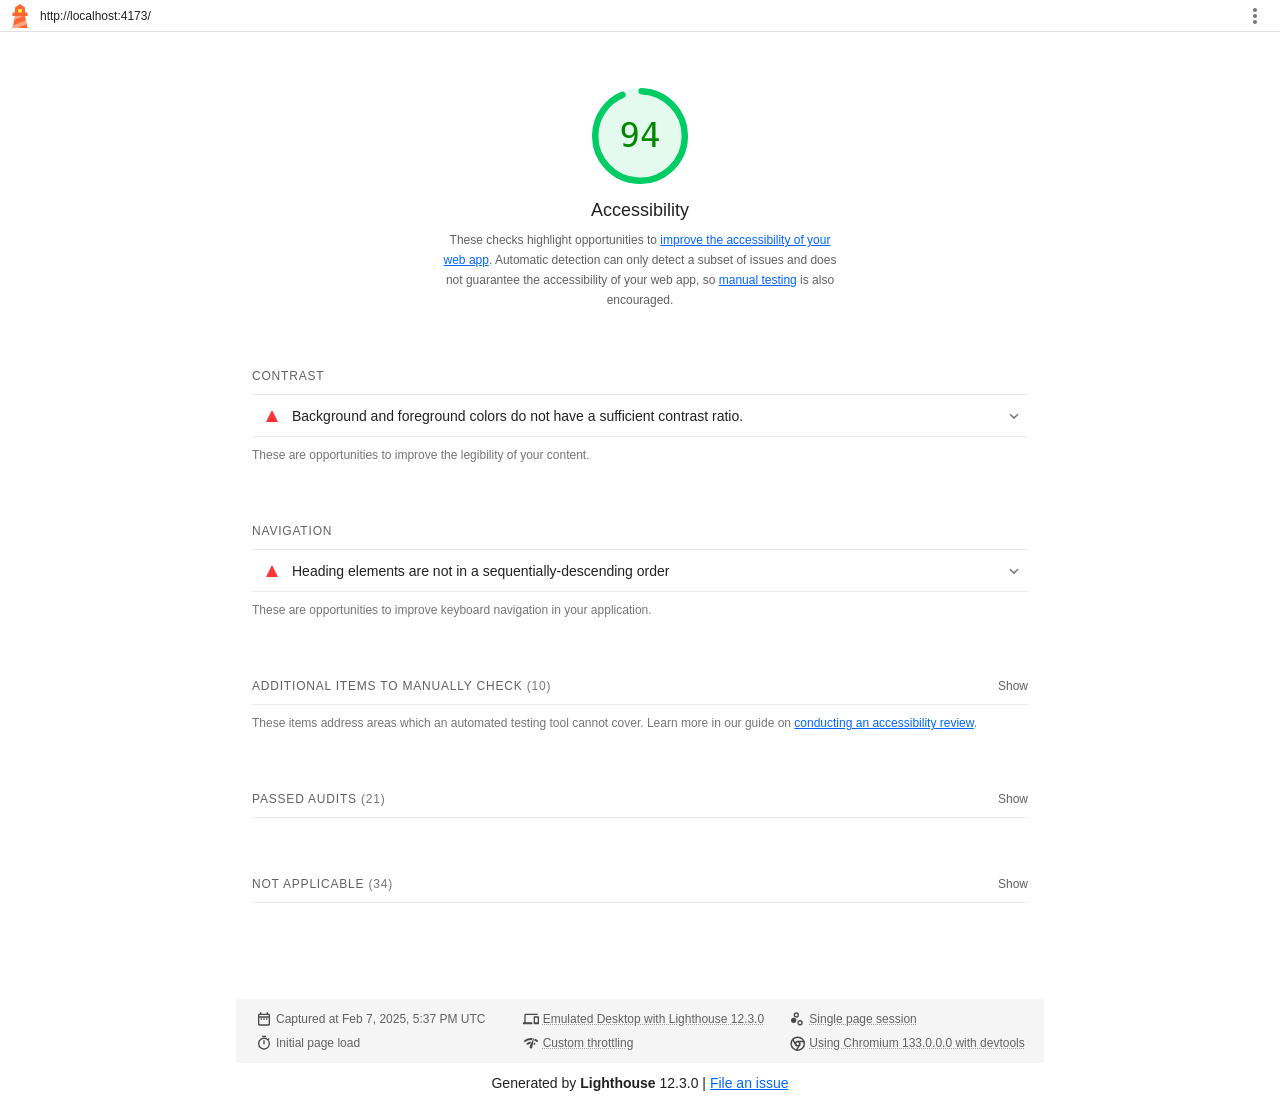
<file: reports/7.html>
<!--
@license
Copyright 2018 Google LLC
SPDX-License-Identifier: Apache-2.0
-->
<!doctype html>
<html lang="en">
<head>
  <meta charset="utf-8">
  <meta name="viewport" content="width=device-width, initial-scale=1, minimum-scale=1">
  <link rel="icon" href='data:image/svg+xml;utf8,<svg fill="none" xmlns="http://www.w3.org/2000/svg" viewBox="0 0 48 48"><path d="m14 7 10-7 10 7v10h5v7h-5l5 24H9l5-24H9v-7h5V7Z" fill="%23F63"/><path d="M31.561 24H14l-1.689 8.105L31.561 24ZM18.983 48H9l1.022-4.907L35.723 32.27l1.663 7.98L18.983 48Z" fill="%23FFA385"/><path fill="%23FF3" d="M20.5 10h7v7h-7z"/></svg>'>
  <title>Lighthouse Report</title>
  <style>body {margin: 0}</style>
</head>
<body>
  <noscript>Lighthouse report requires JavaScript. Please enable.</noscript>

  <div id="lh-log"></div>

  <script>window.__LIGHTHOUSE_JSON__ = {"lighthouseVersion":"12.3.0","requestedUrl":"http://localhost:4173/","mainDocumentUrl":"http://localhost:4173/","finalDisplayedUrl":"http://localhost:4173/","finalUrl":"http://localhost:4173/","fetchTime":"2025-02-07T17:37:51.696Z","gatherMode":"navigation","runWarnings":[],"userAgent":"Mozilla/5.0 (X11; Linux x86_64) AppleWebKit/537.36 (KHTML, like Gecko) Chrome/133.0.0.0 Safari/537.36","environment":{"networkUserAgent":"Mozilla/5.0 (Macintosh; Intel Mac OS X 10_15_7) AppleWebKit/537.36 (KHTML, like Gecko) Chrome/119.0.0.0 Safari/537.36","hostUserAgent":"Mozilla/5.0 (X11; Linux x86_64) AppleWebKit/537.36 (KHTML, like Gecko) Chrome/133.0.0.0 Safari/537.36","benchmarkIndex":2130.5,"credits":{"axe-core":"4.10.2"}},"audits":{"accesskeys":{"id":"accesskeys","title":"`[accesskey]` values are unique","description":"Access keys let users quickly focus a part of the page. For proper navigation, each access key must be unique. [Learn more about access keys](https://dequeuniversity.com/rules/axe/4.10/accesskeys).","score":null,"scoreDisplayMode":"notApplicable"},"aria-allowed-attr":{"id":"aria-allowed-attr","title":"`[aria-*]` attributes match their roles","description":"Each ARIA `role` supports a specific subset of `aria-*` attributes. Mismatching these invalidates the `aria-*` attributes. [Learn how to match ARIA attributes to their roles](https://dequeuniversity.com/rules/axe/4.10/aria-allowed-attr).","score":1,"scoreDisplayMode":"binary","details":{"type":"table","headings":[],"items":[]}},"aria-allowed-role":{"id":"aria-allowed-role","title":"Uses ARIA roles only on compatible elements","description":"Many HTML elements can only be assigned certain ARIA roles. Using ARIA roles where they are not allowed can interfere with the accessibility of the web page. [Learn more about ARIA roles](https://dequeuniversity.com/rules/axe/4.10/aria-allowed-role).","score":1,"scoreDisplayMode":"binary","details":{"type":"table","headings":[],"items":[]}},"aria-command-name":{"id":"aria-command-name","title":"`button`, `link`, and `menuitem` elements have accessible names","description":"When an element doesn't have an accessible name, screen readers announce it with a generic name, making it unusable for users who rely on screen readers. [Learn how to make command elements more accessible](https://dequeuniversity.com/rules/axe/4.10/aria-command-name).","score":null,"scoreDisplayMode":"notApplicable"},"aria-conditional-attr":{"id":"aria-conditional-attr","title":"ARIA attributes are used as specified for the element's role","description":"Some ARIA attributes are only allowed on an element under certain conditions. [Learn more about conditional ARIA attributes](https://dequeuniversity.com/rules/axe/4.10/aria-conditional-attr).","score":1,"scoreDisplayMode":"binary","details":{"type":"table","headings":[],"items":[]}},"aria-deprecated-role":{"id":"aria-deprecated-role","title":"Deprecated ARIA roles were not used","description":"Deprecated ARIA roles may not be processed correctly by assistive technology. [Learn more about deprecated ARIA roles](https://dequeuniversity.com/rules/axe/4.10/aria-deprecated-role).","score":null,"scoreDisplayMode":"notApplicable"},"aria-dialog-name":{"id":"aria-dialog-name","title":"Elements with `role=\"dialog\"` or `role=\"alertdialog\"` have accessible names.","description":"ARIA dialog elements without accessible names may prevent screen readers users from discerning the purpose of these elements. [Learn how to make ARIA dialog elements more accessible](https://dequeuniversity.com/rules/axe/4.10/aria-dialog-name).","score":null,"scoreDisplayMode":"notApplicable"},"aria-hidden-body":{"id":"aria-hidden-body","title":"`[aria-hidden=\"true\"]` is not present on the document `\u003cbody>`","description":"Assistive technologies, like screen readers, work inconsistently when `aria-hidden=\"true\"` is set on the document `\u003cbody>`. [Learn how `aria-hidden` affects the document body](https://dequeuniversity.com/rules/axe/4.10/aria-hidden-body).","score":1,"scoreDisplayMode":"binary","details":{"type":"table","headings":[],"items":[]}},"aria-hidden-focus":{"id":"aria-hidden-focus","title":"`[aria-hidden=\"true\"]` elements do not contain focusable descendents","description":"Focusable descendents within an `[aria-hidden=\"true\"]` element prevent those interactive elements from being available to users of assistive technologies like screen readers. [Learn how `aria-hidden` affects focusable elements](https://dequeuniversity.com/rules/axe/4.10/aria-hidden-focus).","score":1,"scoreDisplayMode":"binary","details":{"type":"table","headings":[],"items":[]}},"aria-input-field-name":{"id":"aria-input-field-name","title":"ARIA input fields have accessible names","description":"When an input field doesn't have an accessible name, screen readers announce it with a generic name, making it unusable for users who rely on screen readers. [Learn more about input field labels](https://dequeuniversity.com/rules/axe/4.10/aria-input-field-name).","score":null,"scoreDisplayMode":"notApplicable"},"aria-meter-name":{"id":"aria-meter-name","title":"ARIA `meter` elements have accessible names","description":"When a meter element doesn't have an accessible name, screen readers announce it with a generic name, making it unusable for users who rely on screen readers. [Learn how to name `meter` elements](https://dequeuniversity.com/rules/axe/4.10/aria-meter-name).","score":null,"scoreDisplayMode":"notApplicable"},"aria-progressbar-name":{"id":"aria-progressbar-name","title":"ARIA `progressbar` elements have accessible names","description":"When a `progressbar` element doesn't have an accessible name, screen readers announce it with a generic name, making it unusable for users who rely on screen readers. [Learn how to label `progressbar` elements](https://dequeuniversity.com/rules/axe/4.10/aria-progressbar-name).","score":null,"scoreDisplayMode":"notApplicable"},"aria-prohibited-attr":{"id":"aria-prohibited-attr","title":"Elements use only permitted ARIA attributes","description":"Using ARIA attributes in roles where they are prohibited can mean that important information is not communicated to users of assistive technologies. [Learn more about prohibited ARIA roles](https://dequeuniversity.com/rules/axe/4.10/aria-prohibited-attr).","score":1,"scoreDisplayMode":"binary","details":{"type":"table","headings":[],"items":[]}},"aria-required-attr":{"id":"aria-required-attr","title":"`[role]`s have all required `[aria-*]` attributes","description":"Some ARIA roles have required attributes that describe the state of the element to screen readers. [Learn more about roles and required attributes](https://dequeuniversity.com/rules/axe/4.10/aria-required-attr).","score":null,"scoreDisplayMode":"notApplicable"},"aria-required-children":{"id":"aria-required-children","title":"Elements with an ARIA `[role]` that require children to contain a specific `[role]` have all required children.","description":"Some ARIA parent roles must contain specific child roles to perform their intended accessibility functions. [Learn more about roles and required children elements](https://dequeuniversity.com/rules/axe/4.10/aria-required-children).","score":null,"scoreDisplayMode":"notApplicable"},"aria-required-parent":{"id":"aria-required-parent","title":"`[role]`s are contained by their required parent element","description":"Some ARIA child roles must be contained by specific parent roles to properly perform their intended accessibility functions. [Learn more about ARIA roles and required parent element](https://dequeuniversity.com/rules/axe/4.10/aria-required-parent).","score":null,"scoreDisplayMode":"notApplicable"},"aria-roles":{"id":"aria-roles","title":"`[role]` values are valid","description":"ARIA roles must have valid values in order to perform their intended accessibility functions. [Learn more about valid ARIA roles](https://dequeuniversity.com/rules/axe/4.10/aria-roles).","score":null,"scoreDisplayMode":"notApplicable"},"aria-text":{"id":"aria-text","title":"Elements with the `role=text` attribute do not have focusable descendents.","description":"Adding `role=text` around a text node split by markup enables VoiceOver to treat it as one phrase, but the element's focusable descendents will not be announced. [Learn more about the `role=text` attribute](https://dequeuniversity.com/rules/axe/4.10/aria-text).","score":null,"scoreDisplayMode":"notApplicable"},"aria-toggle-field-name":{"id":"aria-toggle-field-name","title":"ARIA toggle fields have accessible names","description":"When a toggle field doesn't have an accessible name, screen readers announce it with a generic name, making it unusable for users who rely on screen readers. [Learn more about toggle fields](https://dequeuniversity.com/rules/axe/4.10/aria-toggle-field-name).","score":null,"scoreDisplayMode":"notApplicable"},"aria-tooltip-name":{"id":"aria-tooltip-name","title":"ARIA `tooltip` elements have accessible names","description":"When a tooltip element doesn't have an accessible name, screen readers announce it with a generic name, making it unusable for users who rely on screen readers. [Learn how to name `tooltip` elements](https://dequeuniversity.com/rules/axe/4.10/aria-tooltip-name).","score":null,"scoreDisplayMode":"notApplicable"},"aria-treeitem-name":{"id":"aria-treeitem-name","title":"ARIA `treeitem` elements have accessible names","description":"When a `treeitem` element doesn't have an accessible name, screen readers announce it with a generic name, making it unusable for users who rely on screen readers. [Learn more about labeling `treeitem` elements](https://dequeuniversity.com/rules/axe/4.10/aria-treeitem-name).","score":null,"scoreDisplayMode":"notApplicable"},"aria-valid-attr-value":{"id":"aria-valid-attr-value","title":"`[aria-*]` attributes have valid values","description":"Assistive technologies, like screen readers, can't interpret ARIA attributes with invalid values. [Learn more about valid values for ARIA attributes](https://dequeuniversity.com/rules/axe/4.10/aria-valid-attr-value).","score":1,"scoreDisplayMode":"binary","details":{"type":"table","headings":[],"items":[]}},"aria-valid-attr":{"id":"aria-valid-attr","title":"`[aria-*]` attributes are valid and not misspelled","description":"Assistive technologies, like screen readers, can't interpret ARIA attributes with invalid names. [Learn more about valid ARIA attributes](https://dequeuniversity.com/rules/axe/4.10/aria-valid-attr).","score":1,"scoreDisplayMode":"binary","details":{"type":"table","headings":[],"items":[]}},"button-name":{"id":"button-name","title":"Buttons have an accessible name","description":"When a button doesn't have an accessible name, screen readers announce it as \"button\", making it unusable for users who rely on screen readers. [Learn how to make buttons more accessible](https://dequeuniversity.com/rules/axe/4.10/button-name).","score":1,"scoreDisplayMode":"binary","details":{"type":"table","headings":[],"items":[]}},"bypass":{"id":"bypass","title":"The page contains a heading, skip link, or landmark region","description":"Adding ways to bypass repetitive content lets keyboard users navigate the page more efficiently. [Learn more about bypass blocks](https://dequeuniversity.com/rules/axe/4.10/bypass).","score":null,"scoreDisplayMode":"notApplicable"},"color-contrast":{"id":"color-contrast","title":"Background and foreground colors do not have a sufficient contrast ratio.","description":"Low-contrast text is difficult or impossible for many users to read. [Learn how to provide sufficient color contrast](https://dequeuniversity.com/rules/axe/4.10/color-contrast).","score":0,"scoreDisplayMode":"binary","details":{"type":"table","headings":[{"key":"node","valueType":"node","subItemsHeading":{"key":"relatedNode","valueType":"node"},"label":"Failing Elements"}],"items":[{"node":{"type":"node","lhId":"1-0-A","path":"1,HTML,1,BODY,3,DIV,1,DIV,0,DIV,0,UL,0,LI,0,A","selector":"div.gallery > ul.my-4 > li.nav-item > a.nav-link","boundingRect":{"top":1322,"bottom":1362,"left":32,"right":101,"width":69,"height":40},"snippet":"\u003ca class=\"nav-link active active-tag\" data-images-toggle=\"Tous\">","nodeLabel":"Tous","explanation":"Fix any of the following:\n  Element has insufficient color contrast of 2.12 (foreground color: #ffffff, background color: #beb45a, font size: 12.0pt (16px), font weight: normal). Expected contrast ratio of 4.5:1"}}],"debugData":{"type":"debugdata","impact":"serious","tags":["cat.color","wcag2aa","wcag143","TTv5","TT13.c","EN-301-549","EN-9.1.4.3","ACT"]}}},"definition-list":{"id":"definition-list","title":"`\u003cdl>`'s contain only properly-ordered `\u003cdt>` and `\u003cdd>` groups, `\u003cscript>`, `\u003ctemplate>` or `\u003cdiv>` elements.","description":"When definition lists are not properly marked up, screen readers may produce confusing or inaccurate output. [Learn how to structure definition lists correctly](https://dequeuniversity.com/rules/axe/4.10/definition-list).","score":null,"scoreDisplayMode":"notApplicable"},"dlitem":{"id":"dlitem","title":"Definition list items are wrapped in `\u003cdl>` elements","description":"Definition list items (`\u003cdt>` and `\u003cdd>`) must be wrapped in a parent `\u003cdl>` element to ensure that screen readers can properly announce them. [Learn how to structure definition lists correctly](https://dequeuniversity.com/rules/axe/4.10/dlitem).","score":null,"scoreDisplayMode":"notApplicable"},"document-title":{"id":"document-title","title":"Document has a `\u003ctitle>` element","description":"The title gives screen reader users an overview of the page, and search engine users rely on it heavily to determine if a page is relevant to their search. [Learn more about document titles](https://dequeuniversity.com/rules/axe/4.10/document-title).","score":1,"scoreDisplayMode":"binary","details":{"type":"table","headings":[],"items":[]}},"duplicate-id-aria":{"id":"duplicate-id-aria","title":"ARIA IDs are unique","description":"The value of an ARIA ID must be unique to prevent other instances from being overlooked by assistive technologies. [Learn how to fix duplicate ARIA IDs](https://dequeuniversity.com/rules/axe/4.10/duplicate-id-aria).","score":null,"scoreDisplayMode":"notApplicable"},"empty-heading":{"id":"empty-heading","title":"All heading elements contain content.","description":"A heading with no content or inaccessible text prevent screen reader users from accessing information on the page's structure. [Learn more about headings](https://dequeuniversity.com/rules/axe/4.10/empty-heading).","score":null,"scoreDisplayMode":"notApplicable"},"form-field-multiple-labels":{"id":"form-field-multiple-labels","title":"No form fields have multiple labels","description":"Form fields with multiple labels can be confusingly announced by assistive technologies like screen readers which use either the first, the last, or all of the labels. [Learn how to use form labels](https://dequeuniversity.com/rules/axe/4.10/form-field-multiple-labels).","score":null,"scoreDisplayMode":"notApplicable"},"frame-title":{"id":"frame-title","title":"`\u003cframe>` or `\u003ciframe>` elements have a title","description":"Screen reader users rely on frame titles to describe the contents of frames. [Learn more about frame titles](https://dequeuniversity.com/rules/axe/4.10/frame-title).","score":null,"scoreDisplayMode":"notApplicable"},"heading-order":{"id":"heading-order","title":"Heading elements are not in a sequentially-descending order","description":"Properly ordered headings that do not skip levels convey the semantic structure of the page, making it easier to navigate and understand when using assistive technologies. [Learn more about heading order](https://dequeuniversity.com/rules/axe/4.10/heading-order).","score":0,"scoreDisplayMode":"binary","details":{"type":"table","headings":[{"key":"node","valueType":"node","subItemsHeading":{"key":"relatedNode","valueType":"node"},"label":"Failing Elements"}],"items":[{"node":{"type":"node","lhId":"1-1-H6","path":"1,HTML,1,BODY,2,DIV,1,ARTICLE,1,H6","selector":"body > div#about > article#about-me > h6.about-me__introduction","boundingRect":{"top":729,"bottom":825,"left":32,"right":351,"width":319,"height":96},"snippet":"\u003ch6 class=\"about-me__introduction\">","nodeLabel":"Devenir photographe était pour moi une évidence. Comme si j’y étais prédestiné.…","explanation":"Fix any of the following:\n  Heading order invalid"}},{"node":{"type":"node","lhId":"1-2-H3","path":"1,HTML,1,BODY,4,DIV,0,H3","selector":"body > div#services > h3.title","boundingRect":{"top":5453,"bottom":5574,"left":0,"right":383,"width":383,"height":121},"snippet":"\u003ch3 class=\"title\">","nodeLabel":"Mes services","explanation":"Fix any of the following:\n  Heading order invalid"}},{"node":{"type":"node","lhId":"1-3-H3","path":"1,HTML,1,BODY,6,DIV,0,DIV,0,DIV,0,H3","selector":"div#contact > div.container > div.form-container > h3","boundingRect":{"top":7060,"bottom":7116,"left":44,"right":339,"width":295,"height":56},"snippet":"\u003ch3>","nodeLabel":"Une question ? Une demande de devis ?","explanation":"Fix any of the following:\n  Heading order invalid"}}],"debugData":{"type":"debugdata","impact":"moderate","tags":["cat.semantics","best-practice"]}}},"html-has-lang":{"id":"html-has-lang","title":"`\u003chtml>` element has a `[lang]` attribute","description":"If a page doesn't specify a `lang` attribute, a screen reader assumes that the page is in the default language that the user chose when setting up the screen reader. If the page isn't actually in the default language, then the screen reader might not announce the page's text correctly. [Learn more about the `lang` attribute](https://dequeuniversity.com/rules/axe/4.10/html-has-lang).","score":1,"scoreDisplayMode":"binary","details":{"type":"table","headings":[],"items":[]}},"html-lang-valid":{"id":"html-lang-valid","title":"`\u003chtml>` element has a valid value for its `[lang]` attribute","description":"Specifying a valid [BCP 47 language](https://www.w3.org/International/questions/qa-choosing-language-tags#question) helps screen readers announce text properly. [Learn how to use the `lang` attribute](https://dequeuniversity.com/rules/axe/4.10/html-lang-valid).","score":1,"scoreDisplayMode":"binary","details":{"type":"table","headings":[],"items":[]}},"html-xml-lang-mismatch":{"id":"html-xml-lang-mismatch","title":"`\u003chtml>` element has an `[xml:lang]` attribute with the same base language as the `[lang]` attribute.","description":"If the webpage does not specify a consistent language, then the screen reader might not announce the page's text correctly. [Learn more about the `lang` attribute](https://dequeuniversity.com/rules/axe/4.10/html-xml-lang-mismatch).","score":null,"scoreDisplayMode":"notApplicable"},"identical-links-same-purpose":{"id":"identical-links-same-purpose","title":"Identical links have the same purpose.","description":"Links with the same destination should have the same description, to help users understand the link's purpose and decide whether to follow it. [Learn more about identical links](https://dequeuniversity.com/rules/axe/4.10/identical-links-same-purpose).","score":null,"scoreDisplayMode":"notApplicable"},"image-alt":{"id":"image-alt","title":"Image elements have `[alt]` attributes","description":"Informative elements should aim for short, descriptive alternate text. Decorative elements can be ignored with an empty alt attribute. [Learn more about the `alt` attribute](https://dequeuniversity.com/rules/axe/4.10/image-alt).","score":1,"scoreDisplayMode":"binary","details":{"type":"table","headings":[],"items":[]}},"image-redundant-alt":{"id":"image-redundant-alt","title":"Image elements do not have `[alt]` attributes that are redundant text.","description":"Informative elements should aim for short, descriptive alternative text. Alternative text that is exactly the same as the text adjacent to the link or image is potentially confusing for screen reader users, because the text will be read twice. [Learn more about the `alt` attribute](https://dequeuniversity.com/rules/axe/4.10/image-redundant-alt).","score":1,"scoreDisplayMode":"binary","details":{"type":"table","headings":[],"items":[]}},"input-button-name":{"id":"input-button-name","title":"Input buttons have discernible text.","description":"Adding discernable and accessible text to input buttons may help screen reader users understand the purpose of the input button. [Learn more about input buttons](https://dequeuniversity.com/rules/axe/4.10/input-button-name).","score":1,"scoreDisplayMode":"binary","details":{"type":"table","headings":[],"items":[]}},"input-image-alt":{"id":"input-image-alt","title":"`\u003cinput type=\"image\">` elements have `[alt]` text","description":"When an image is being used as an `\u003cinput>` button, providing alternative text can help screen reader users understand the purpose of the button. [Learn about input image alt text](https://dequeuniversity.com/rules/axe/4.10/input-image-alt).","score":null,"scoreDisplayMode":"notApplicable"},"label-content-name-mismatch":{"id":"label-content-name-mismatch","title":"Elements with visible text labels have matching accessible names.","description":"Visible text labels that do not match the accessible name can result in a confusing experience for screen reader users. [Learn more about accessible names](https://dequeuniversity.com/rules/axe/4.10/label-content-name-mismatch).","score":null,"scoreDisplayMode":"notApplicable"},"label":{"id":"label","title":"Form elements have associated labels","description":"Labels ensure that form controls are announced properly by assistive technologies, like screen readers. [Learn more about form element labels](https://dequeuniversity.com/rules/axe/4.10/label).","score":1,"scoreDisplayMode":"binary","details":{"type":"table","headings":[],"items":[]}},"landmark-one-main":{"id":"landmark-one-main","title":"Document has a main landmark.","description":"One main landmark helps screen reader users navigate a web page. [Learn more about landmarks](https://dequeuniversity.com/rules/axe/4.10/landmark-one-main).","score":1,"scoreDisplayMode":"informative","details":{"type":"table","headings":[{"key":"node","valueType":"node","subItemsHeading":{"key":"relatedNode","valueType":"node"},"label":"Failing Elements"}],"items":[{"node":{"type":"node","lhId":"1-4-HTML","path":"1,HTML","selector":"html","boundingRect":{"top":0,"bottom":7628,"left":0,"right":383,"width":383,"height":7628},"snippet":"\u003chtml lang=\"fr\">","nodeLabel":"html","explanation":"Fix all of the following:\n  Document does not have a main landmark"}}],"debugData":{"type":"debugdata","impact":"moderate","tags":["cat.semantics","best-practice"]}}},"link-name":{"id":"link-name","title":"Links have a discernible name","description":"Link text (and alternate text for images, when used as links) that is discernible, unique, and focusable improves the navigation experience for screen reader users. [Learn how to make links accessible](https://dequeuniversity.com/rules/axe/4.10/link-name).","score":1,"scoreDisplayMode":"binary","details":{"type":"table","headings":[],"items":[]}},"link-in-text-block":{"id":"link-in-text-block","title":"Links are distinguishable without relying on color.","description":"Low-contrast text is difficult or impossible for many users to read. Link text that is discernible improves the experience for users with low vision. [Learn how to make links distinguishable](https://dequeuniversity.com/rules/axe/4.10/link-in-text-block).","score":null,"scoreDisplayMode":"notApplicable"},"list":{"id":"list","title":"Lists contain only `\u003cli>` elements and script supporting elements (`\u003cscript>` and `\u003ctemplate>`).","description":"Screen readers have a specific way of announcing lists. Ensuring proper list structure aids screen reader output. [Learn more about proper list structure](https://dequeuniversity.com/rules/axe/4.10/list).","score":1,"scoreDisplayMode":"binary","details":{"type":"table","headings":[],"items":[]}},"listitem":{"id":"listitem","title":"List items (`\u003cli>`) are contained within `\u003cul>`, `\u003col>` or `\u003cmenu>` parent elements","description":"Screen readers require list items (`\u003cli>`) to be contained within a parent `\u003cul>`, `\u003col>` or `\u003cmenu>` to be announced properly. [Learn more about proper list structure](https://dequeuniversity.com/rules/axe/4.10/listitem).","score":1,"scoreDisplayMode":"binary","details":{"type":"table","headings":[],"items":[]}},"meta-refresh":{"id":"meta-refresh","title":"The document does not use `\u003cmeta http-equiv=\"refresh\">`","description":"Users do not expect a page to refresh automatically, and doing so will move focus back to the top of the page. This may create a frustrating or confusing experience. [Learn more about the refresh meta tag](https://dequeuniversity.com/rules/axe/4.10/meta-refresh).","score":null,"scoreDisplayMode":"notApplicable"},"meta-viewport":{"id":"meta-viewport","title":"`[user-scalable=\"no\"]` is not used in the `\u003cmeta name=\"viewport\">` element and the `[maximum-scale]` attribute is not less than 5.","description":"Disabling zooming is problematic for users with low vision who rely on screen magnification to properly see the contents of a web page. [Learn more about the viewport meta tag](https://dequeuniversity.com/rules/axe/4.10/meta-viewport).","score":1,"scoreDisplayMode":"binary","details":{"type":"table","headings":[],"items":[]}},"object-alt":{"id":"object-alt","title":"`\u003cobject>` elements have alternate text","description":"Screen readers cannot translate non-text content. Adding alternate text to `\u003cobject>` elements helps screen readers convey meaning to users. [Learn more about alt text for `object` elements](https://dequeuniversity.com/rules/axe/4.10/object-alt).","score":null,"scoreDisplayMode":"notApplicable"},"select-name":{"id":"select-name","title":"Select elements have associated label elements.","description":"Form elements without effective labels can create frustrating experiences for screen reader users. [Learn more about the `select` element](https://dequeuniversity.com/rules/axe/4.10/select-name).","score":null,"scoreDisplayMode":"notApplicable"},"skip-link":{"id":"skip-link","title":"Skip links are focusable.","description":"Including a skip link can help users skip to the main content to save time. [Learn more about skip links](https://dequeuniversity.com/rules/axe/4.10/skip-link).","score":null,"scoreDisplayMode":"notApplicable"},"tabindex":{"id":"tabindex","title":"No element has a `[tabindex]` value greater than 0","description":"A value greater than 0 implies an explicit navigation ordering. Although technically valid, this often creates frustrating experiences for users who rely on assistive technologies. [Learn more about the `tabindex` attribute](https://dequeuniversity.com/rules/axe/4.10/tabindex).","score":null,"scoreDisplayMode":"notApplicable"},"table-duplicate-name":{"id":"table-duplicate-name","title":"Tables have different content in the summary attribute and `\u003ccaption>`.","description":"The summary attribute should describe the table structure, while `\u003ccaption>` should have the onscreen title. Accurate table mark-up helps users of screen readers. [Learn more about summary and caption](https://dequeuniversity.com/rules/axe/4.10/table-duplicate-name).","score":null,"scoreDisplayMode":"notApplicable"},"table-fake-caption":{"id":"table-fake-caption","title":"Tables use `\u003ccaption>` instead of cells with the `[colspan]` attribute to indicate a caption.","description":"Screen readers have features to make navigating tables easier. Ensuring that tables use the actual caption element instead of cells with the `[colspan]` attribute may improve the experience for screen reader users. [Learn more about captions](https://dequeuniversity.com/rules/axe/4.10/table-fake-caption).","score":null,"scoreDisplayMode":"notApplicable"},"target-size":{"id":"target-size","title":"Touch targets have sufficient size and spacing.","description":"Touch targets with sufficient size and spacing help users who may have difficulty targeting small controls to activate the targets. [Learn more about touch targets](https://dequeuniversity.com/rules/axe/4.10/target-size).","score":1,"scoreDisplayMode":"binary","details":{"type":"table","headings":[],"items":[]}},"td-has-header":{"id":"td-has-header","title":"`\u003ctd>` elements in a large `\u003ctable>` have one or more table headers.","description":"Screen readers have features to make navigating tables easier. Ensuring that `\u003ctd>` elements in a large table (3 or more cells in width and height) have an associated table header may improve the experience for screen reader users. [Learn more about table headers](https://dequeuniversity.com/rules/axe/4.10/td-has-header).","score":null,"scoreDisplayMode":"notApplicable"},"td-headers-attr":{"id":"td-headers-attr","title":"Cells in a `\u003ctable>` element that use the `[headers]` attribute refer to table cells within the same table.","description":"Screen readers have features to make navigating tables easier. Ensuring `\u003ctd>` cells using the `[headers]` attribute only refer to other cells in the same table may improve the experience for screen reader users. [Learn more about the `headers` attribute](https://dequeuniversity.com/rules/axe/4.10/td-headers-attr).","score":null,"scoreDisplayMode":"notApplicable"},"th-has-data-cells":{"id":"th-has-data-cells","title":"`\u003cth>` elements and elements with `[role=\"columnheader\"/\"rowheader\"]` have data cells they describe.","description":"Screen readers have features to make navigating tables easier. Ensuring table headers always refer to some set of cells may improve the experience for screen reader users. [Learn more about table headers](https://dequeuniversity.com/rules/axe/4.10/th-has-data-cells).","score":null,"scoreDisplayMode":"notApplicable"},"valid-lang":{"id":"valid-lang","title":"`[lang]` attributes have a valid value","description":"Specifying a valid [BCP 47 language](https://www.w3.org/International/questions/qa-choosing-language-tags#question) on elements helps ensure that text is pronounced correctly by a screen reader. [Learn how to use the `lang` attribute](https://dequeuniversity.com/rules/axe/4.10/valid-lang).","score":null,"scoreDisplayMode":"notApplicable"},"video-caption":{"id":"video-caption","title":"`\u003cvideo>` elements contain a `\u003ctrack>` element with `[kind=\"captions\"]`","description":"When a video provides a caption it is easier for deaf and hearing impaired users to access its information. [Learn more about video captions](https://dequeuniversity.com/rules/axe/4.10/video-caption).","score":null,"scoreDisplayMode":"notApplicable"},"custom-controls-labels":{"id":"custom-controls-labels","title":"Custom controls have associated labels","description":"Custom interactive controls have associated labels, provided by aria-label or aria-labelledby. [Learn more about custom controls and labels](https://developer.chrome.com/docs/lighthouse/accessibility/custom-controls-labels/).","score":null,"scoreDisplayMode":"manual"},"custom-controls-roles":{"id":"custom-controls-roles","title":"Custom controls have ARIA roles","description":"Custom interactive controls have appropriate ARIA roles. [Learn how to add roles to custom controls](https://developer.chrome.com/docs/lighthouse/accessibility/custom-control-roles/).","score":null,"scoreDisplayMode":"manual"},"focus-traps":{"id":"focus-traps","title":"User focus is not accidentally trapped in a region","description":"A user can tab into and out of any control or region without accidentally trapping their focus. [Learn how to avoid focus traps](https://developer.chrome.com/docs/lighthouse/accessibility/focus-traps/).","score":null,"scoreDisplayMode":"manual"},"focusable-controls":{"id":"focusable-controls","title":"Interactive controls are keyboard focusable","description":"Custom interactive controls are keyboard focusable and display a focus indicator. [Learn how to make custom controls focusable](https://developer.chrome.com/docs/lighthouse/accessibility/focusable-controls/).","score":null,"scoreDisplayMode":"manual"},"interactive-element-affordance":{"id":"interactive-element-affordance","title":"Interactive elements indicate their purpose and state","description":"Interactive elements, such as links and buttons, should indicate their state and be distinguishable from non-interactive elements. [Learn how to decorate interactive elements with affordance hints](https://developer.chrome.com/docs/lighthouse/accessibility/interactive-element-affordance/).","score":null,"scoreDisplayMode":"manual"},"logical-tab-order":{"id":"logical-tab-order","title":"The page has a logical tab order","description":"Tabbing through the page follows the visual layout. Users cannot focus elements that are offscreen. [Learn more about logical tab ordering](https://developer.chrome.com/docs/lighthouse/accessibility/logical-tab-order/).","score":null,"scoreDisplayMode":"manual"},"managed-focus":{"id":"managed-focus","title":"The user's focus is directed to new content added to the page","description":"If new content, such as a dialog, is added to the page, the user's focus is directed to it. [Learn how to direct focus to new content](https://developer.chrome.com/docs/lighthouse/accessibility/managed-focus/).","score":null,"scoreDisplayMode":"manual"},"offscreen-content-hidden":{"id":"offscreen-content-hidden","title":"Offscreen content is hidden from assistive technology","description":"Offscreen content is hidden with display: none or aria-hidden=true. [Learn how to properly hide offscreen content](https://developer.chrome.com/docs/lighthouse/accessibility/offscreen-content-hidden/).","score":null,"scoreDisplayMode":"manual"},"use-landmarks":{"id":"use-landmarks","title":"HTML5 landmark elements are used to improve navigation","description":"Landmark elements (`\u003cmain>`, `\u003cnav>`, etc.) are used to improve the keyboard navigation of the page for assistive technology. [Learn more about landmark elements](https://developer.chrome.com/docs/lighthouse/accessibility/use-landmarks/).","score":null,"scoreDisplayMode":"manual"},"visual-order-follows-dom":{"id":"visual-order-follows-dom","title":"Visual order on the page follows DOM order","description":"DOM order matches the visual order, improving navigation for assistive technology. [Learn more about DOM and visual ordering](https://developer.chrome.com/docs/lighthouse/accessibility/visual-order-follows-dom/).","score":null,"scoreDisplayMode":"manual"}},"configSettings":{"output":"json","maxWaitForFcp":30000,"maxWaitForLoad":45000,"pauseAfterFcpMs":1000,"pauseAfterLoadMs":1000,"networkQuietThresholdMs":1000,"cpuQuietThresholdMs":1000,"formFactor":"desktop","throttling":{"rttMs":40,"throughputKbps":10240,"requestLatencyMs":0,"downloadThroughputKbps":0,"uploadThroughputKbps":0,"cpuSlowdownMultiplier":1},"throttlingMethod":"simulate","screenEmulation":{"mobile":true,"width":412,"height":823,"deviceScaleFactor":1.75,"disabled":true},"emulatedUserAgent":"Mozilla/5.0 (Macintosh; Intel Mac OS X 10_15_7) AppleWebKit/537.36 (KHTML, like Gecko) Chrome/119.0.0.0 Safari/537.36","auditMode":false,"gatherMode":false,"clearStorageTypes":["file_systems","shader_cache","service_workers","cache_storage"],"disableStorageReset":false,"debugNavigation":false,"channel":"devtools","usePassiveGathering":false,"disableFullPageScreenshot":false,"skipAboutBlank":false,"blankPage":"about:blank","ignoreStatusCode":true,"locale":"en-US","blockedUrlPatterns":null,"additionalTraceCategories":"","extraHeaders":null,"precomputedLanternData":null,"onlyAudits":null,"onlyCategories":["accessibility"],"skipAudits":null},"categories":{"accessibility":{"title":"Accessibility","description":"These checks highlight opportunities to [improve the accessibility of your web app](https://developer.chrome.com/docs/lighthouse/accessibility/). Automatic detection can only detect a subset of issues and does not guarantee the accessibility of your web app, so [manual testing](https://web.dev/articles/how-to-review) is also encouraged.","manualDescription":"These items address areas which an automated testing tool cannot cover. Learn more in our guide on [conducting an accessibility review](https://web.dev/articles/how-to-review).","supportedModes":["navigation","snapshot"],"auditRefs":[{"id":"accesskeys","weight":0,"group":"a11y-navigation"},{"id":"aria-allowed-attr","weight":10,"group":"a11y-aria"},{"id":"aria-allowed-role","weight":1,"group":"a11y-aria"},{"id":"aria-command-name","weight":0,"group":"a11y-aria"},{"id":"aria-conditional-attr","weight":7,"group":"a11y-aria"},{"id":"aria-deprecated-role","weight":0,"group":"a11y-aria"},{"id":"aria-dialog-name","weight":0,"group":"a11y-aria"},{"id":"aria-hidden-body","weight":10,"group":"a11y-aria"},{"id":"aria-hidden-focus","weight":7,"group":"a11y-aria"},{"id":"aria-input-field-name","weight":0,"group":"a11y-aria"},{"id":"aria-meter-name","weight":0,"group":"a11y-aria"},{"id":"aria-progressbar-name","weight":0,"group":"a11y-aria"},{"id":"aria-prohibited-attr","weight":7,"group":"a11y-aria"},{"id":"aria-required-attr","weight":0,"group":"a11y-aria"},{"id":"aria-required-children","weight":0,"group":"a11y-aria"},{"id":"aria-required-parent","weight":0,"group":"a11y-aria"},{"id":"aria-roles","weight":0,"group":"a11y-aria"},{"id":"aria-text","weight":0,"group":"a11y-aria"},{"id":"aria-toggle-field-name","weight":0,"group":"a11y-aria"},{"id":"aria-tooltip-name","weight":0,"group":"a11y-aria"},{"id":"aria-treeitem-name","weight":0,"group":"a11y-aria"},{"id":"aria-valid-attr-value","weight":10,"group":"a11y-aria"},{"id":"aria-valid-attr","weight":10,"group":"a11y-aria"},{"id":"button-name","weight":10,"group":"a11y-names-labels"},{"id":"bypass","weight":0,"group":"a11y-navigation"},{"id":"color-contrast","weight":7,"group":"a11y-color-contrast"},{"id":"definition-list","weight":0,"group":"a11y-tables-lists"},{"id":"dlitem","weight":0,"group":"a11y-tables-lists"},{"id":"document-title","weight":7,"group":"a11y-names-labels"},{"id":"duplicate-id-aria","weight":0,"group":"a11y-aria"},{"id":"form-field-multiple-labels","weight":0,"group":"a11y-names-labels"},{"id":"frame-title","weight":0,"group":"a11y-names-labels"},{"id":"heading-order","weight":3,"group":"a11y-navigation"},{"id":"html-has-lang","weight":7,"group":"a11y-language"},{"id":"html-lang-valid","weight":7,"group":"a11y-language"},{"id":"html-xml-lang-mismatch","weight":0,"group":"a11y-language"},{"id":"image-alt","weight":10,"group":"a11y-names-labels"},{"id":"image-redundant-alt","weight":1,"group":"a11y-names-labels"},{"id":"input-button-name","weight":10,"group":"a11y-names-labels"},{"id":"input-image-alt","weight":0,"group":"a11y-names-labels"},{"id":"label","weight":7,"group":"a11y-names-labels"},{"id":"link-in-text-block","weight":0,"group":"a11y-color-contrast"},{"id":"link-name","weight":7,"group":"a11y-names-labels"},{"id":"list","weight":7,"group":"a11y-tables-lists"},{"id":"listitem","weight":7,"group":"a11y-tables-lists"},{"id":"meta-refresh","weight":0,"group":"a11y-best-practices"},{"id":"meta-viewport","weight":10,"group":"a11y-best-practices"},{"id":"object-alt","weight":0,"group":"a11y-names-labels"},{"id":"select-name","weight":0,"group":"a11y-names-labels"},{"id":"skip-link","weight":0,"group":"a11y-names-labels"},{"id":"tabindex","weight":0,"group":"a11y-navigation"},{"id":"table-duplicate-name","weight":0,"group":"a11y-tables-lists"},{"id":"target-size","weight":7,"group":"a11y-best-practices"},{"id":"td-headers-attr","weight":0,"group":"a11y-tables-lists"},{"id":"th-has-data-cells","weight":0,"group":"a11y-tables-lists"},{"id":"valid-lang","weight":0,"group":"a11y-language"},{"id":"video-caption","weight":0,"group":"a11y-audio-video"},{"id":"focusable-controls","weight":0},{"id":"interactive-element-affordance","weight":0},{"id":"logical-tab-order","weight":0},{"id":"visual-order-follows-dom","weight":0},{"id":"focus-traps","weight":0},{"id":"managed-focus","weight":0},{"id":"use-landmarks","weight":0},{"id":"offscreen-content-hidden","weight":0},{"id":"custom-controls-labels","weight":0},{"id":"custom-controls-roles","weight":0},{"id":"empty-heading","weight":0,"group":"hidden"},{"id":"identical-links-same-purpose","weight":0,"group":"hidden"},{"id":"landmark-one-main","weight":0,"group":"hidden"},{"id":"label-content-name-mismatch","weight":0,"group":"hidden"},{"id":"table-fake-caption","weight":0,"group":"hidden"},{"id":"td-has-header","weight":0,"group":"hidden"}],"id":"accessibility","score":0.94}},"categoryGroups":{"metrics":{"title":"Metrics"},"diagnostics":{"title":"Diagnostics","description":"More information about the performance of your application. These numbers don't [directly affect](https://developer.chrome.com/docs/lighthouse/performance/performance-scoring/) the Performance score."},"a11y-best-practices":{"title":"Best practices","description":"These items highlight common accessibility best practices."},"a11y-color-contrast":{"title":"Contrast","description":"These are opportunities to improve the legibility of your content."},"a11y-names-labels":{"title":"Names and labels","description":"These are opportunities to improve the semantics of the controls in your application. This may enhance the experience for users of assistive technology, like a screen reader."},"a11y-navigation":{"title":"Navigation","description":"These are opportunities to improve keyboard navigation in your application."},"a11y-aria":{"title":"ARIA","description":"These are opportunities to improve the usage of ARIA in your application which may enhance the experience for users of assistive technology, like a screen reader."},"a11y-language":{"title":"Internationalization and localization","description":"These are opportunities to improve the interpretation of your content by users in different locales."},"a11y-audio-video":{"title":"Audio and video","description":"These are opportunities to provide alternative content for audio and video. This may improve the experience for users with hearing or vision impairments."},"a11y-tables-lists":{"title":"Tables and lists","description":"These are opportunities to improve the experience of reading tabular or list data using assistive technology, like a screen reader."},"seo-mobile":{"title":"Mobile Friendly","description":"Make sure your pages are mobile friendly so users don’t have to pinch or zoom in order to read the content pages. [Learn how to make pages mobile-friendly](https://developers.google.com/search/mobile-sites/)."},"seo-content":{"title":"Content Best Practices","description":"Format your HTML in a way that enables crawlers to better understand your app’s content."},"seo-crawl":{"title":"Crawling and Indexing","description":"To appear in search results, crawlers need access to your app."},"best-practices-trust-safety":{"title":"Trust and Safety"},"best-practices-ux":{"title":"User Experience"},"best-practices-browser-compat":{"title":"Browser Compatibility"},"best-practices-general":{"title":"General"},"hidden":{"title":""}},"stackPacks":[],"fullPageScreenshot":{"screenshot":{"data":"[data-uri]","width":398,"height":8184},"nodes":{"1-0-A":{"id":"","top":1320,"bottom":1360,"left":40,"right":108,"width":69,"height":40},"1-1-H6":{"id":"","top":748,"bottom":844,"left":32,"right":366,"width":334,"height":96},"1-2-H3":{"id":"","top":5586,"bottom":5707,"left":0,"right":398,"width":398,"height":121},"1-3-H3":{"id":"","top":7169,"bottom":7225,"left":44,"right":354,"width":310,"height":56},"1-4-HTML":{"id":"","top":0,"bottom":7960,"left":0,"right":398,"width":398,"height":7960},"1-5-H3":{"id":"","top":5795,"bottom":5822,"left":36,"right":362,"width":326,"height":28},"1-6-DIV":{"id":"","top":5715,"bottom":6708,"left":0,"right":398,"width":398,"height":993}}},"timing":{"entries":[{"startTime":284.4,"name":"lh:config","duration":298.9,"entryType":"measure"},{"startTime":286.4,"name":"lh:config:resolveArtifactsToDefns","duration":1.8,"entryType":"measure"},{"startTime":583.5,"name":"lh:runner:gather","duration":5414,"entryType":"measure"},{"startTime":583.7,"name":"lh:driver:connect","duration":22.9,"entryType":"measure"},{"startTime":606.8,"name":"lh:driver:navigate","duration":41.6,"entryType":"measure"},{"startTime":648.9,"name":"lh:gather:getBenchmarkIndex","duration":1012.1,"entryType":"measure"},{"startTime":1661.2,"name":"lh:gather:getVersion","duration":6.6,"entryType":"measure"},{"startTime":1668.1,"name":"lh:prepare:navigationMode","duration":56.7,"entryType":"measure"},{"startTime":1703.3,"name":"lh:storage:clearDataForOrigin","duration":6,"entryType":"measure"},{"startTime":1709.6,"name":"lh:storage:clearBrowserCaches","duration":11.6,"entryType":"measure"},{"startTime":1722.4,"name":"lh:gather:prepareThrottlingAndNetwork","duration":2.3,"entryType":"measure"},{"startTime":1746.4,"name":"lh:driver:navigate","duration":2534.9,"entryType":"measure"},{"startTime":4285.9,"name":"lh:computed:NetworkRecords","duration":1.2,"entryType":"measure"},{"startTime":4287.8,"name":"lh:gather:getArtifact:DevtoolsLog","duration":0.4,"entryType":"measure"},{"startTime":4288.3,"name":"lh:gather:getArtifact:Accessibility","duration":358.8,"entryType":"measure"},{"startTime":4647.2,"name":"lh:gather:getArtifact:NetworkUserAgent","duration":0.3,"entryType":"measure"},{"startTime":4647.5,"name":"lh:gather:getArtifact:Stacks","duration":12.3,"entryType":"measure"},{"startTime":4647.8,"name":"lh:gather:collectStacks","duration":12,"entryType":"measure"},{"startTime":4659.8,"name":"lh:gather:getArtifact:FullPageScreenshot","duration":1331.2,"entryType":"measure"},{"startTime":5997.7,"name":"lh:runner:audit","duration":195,"entryType":"measure"},{"startTime":5998,"name":"lh:runner:auditing","duration":194,"entryType":"measure"},{"startTime":5999.6,"name":"lh:audit:accesskeys","duration":1.5,"entryType":"measure"},{"startTime":6001.5,"name":"lh:audit:aria-allowed-attr","duration":5.7,"entryType":"measure"},{"startTime":6007.6,"name":"lh:audit:aria-allowed-role","duration":4.7,"entryType":"measure"},{"startTime":6012.5,"name":"lh:audit:aria-command-name","duration":0.9,"entryType":"measure"},{"startTime":6013.6,"name":"lh:audit:aria-conditional-attr","duration":3,"entryType":"measure"},{"startTime":6016.9,"name":"lh:audit:aria-deprecated-role","duration":1,"entryType":"measure"},{"startTime":6018.1,"name":"lh:audit:aria-dialog-name","duration":1.1,"entryType":"measure"},{"startTime":6019.5,"name":"lh:audit:aria-hidden-body","duration":3.3,"entryType":"measure"},{"startTime":6023,"name":"lh:audit:aria-hidden-focus","duration":3.1,"entryType":"measure"},{"startTime":6026.4,"name":"lh:audit:aria-input-field-name","duration":1.1,"entryType":"measure"},{"startTime":6027.7,"name":"lh:audit:aria-meter-name","duration":1.3,"entryType":"measure"},{"startTime":6029.1,"name":"lh:audit:aria-progressbar-name","duration":1.2,"entryType":"measure"},{"startTime":6030.6,"name":"lh:audit:aria-prohibited-attr","duration":3.5,"entryType":"measure"},{"startTime":6034.5,"name":"lh:audit:aria-required-attr","duration":1.3,"entryType":"measure"},{"startTime":6036,"name":"lh:audit:aria-required-children","duration":1.3,"entryType":"measure"},{"startTime":6037.6,"name":"lh:audit:aria-required-parent","duration":1.5,"entryType":"measure"},{"startTime":6039.3,"name":"lh:audit:aria-roles","duration":1.5,"entryType":"measure"},{"startTime":6041,"name":"lh:audit:aria-text","duration":1.8,"entryType":"measure"},{"startTime":6043,"name":"lh:audit:aria-toggle-field-name","duration":1.7,"entryType":"measure"},{"startTime":6045,"name":"lh:audit:aria-tooltip-name","duration":2.3,"entryType":"measure"},{"startTime":6047.6,"name":"lh:audit:aria-treeitem-name","duration":2.6,"entryType":"measure"},{"startTime":6050.5,"name":"lh:audit:aria-valid-attr-value","duration":3.5,"entryType":"measure"},{"startTime":6054.4,"name":"lh:audit:aria-valid-attr","duration":3.5,"entryType":"measure"},{"startTime":6058.2,"name":"lh:audit:button-name","duration":4.6,"entryType":"measure"},{"startTime":6063.1,"name":"lh:audit:bypass","duration":3.4,"entryType":"measure"},{"startTime":6066.8,"name":"lh:audit:color-contrast","duration":3.9,"entryType":"measure"},{"startTime":6070.9,"name":"lh:audit:definition-list","duration":2.1,"entryType":"measure"},{"startTime":6073.4,"name":"lh:audit:dlitem","duration":2.5,"entryType":"measure"},{"startTime":6076.1,"name":"lh:audit:document-title","duration":4.1,"entryType":"measure"},{"startTime":6080.5,"name":"lh:audit:duplicate-id-aria","duration":3.6,"entryType":"measure"},{"startTime":6084.4,"name":"lh:audit:empty-heading","duration":3.9,"entryType":"measure"},{"startTime":6088.6,"name":"lh:audit:form-field-multiple-labels","duration":4,"entryType":"measure"},{"startTime":6092.9,"name":"lh:audit:frame-title","duration":2,"entryType":"measure"},{"startTime":6095.2,"name":"lh:audit:heading-order","duration":3.9,"entryType":"measure"},{"startTime":6099.4,"name":"lh:audit:html-has-lang","duration":4.3,"entryType":"measure"},{"startTime":6104,"name":"lh:audit:html-lang-valid","duration":3.9,"entryType":"measure"},{"startTime":6108.2,"name":"lh:audit:html-xml-lang-mismatch","duration":6.1,"entryType":"measure"},{"startTime":6114.6,"name":"lh:audit:identical-links-same-purpose","duration":3.1,"entryType":"measure"},{"startTime":6118,"name":"lh:audit:image-alt","duration":2.9,"entryType":"measure"},{"startTime":6121.2,"name":"lh:audit:image-redundant-alt","duration":3,"entryType":"measure"},{"startTime":6124.3,"name":"lh:audit:input-button-name","duration":3.1,"entryType":"measure"},{"startTime":6127.8,"name":"lh:audit:input-image-alt","duration":2.3,"entryType":"measure"},{"startTime":6130.2,"name":"lh:audit:label-content-name-mismatch","duration":1.9,"entryType":"measure"},{"startTime":6132.3,"name":"lh:audit:label","duration":2.9,"entryType":"measure"},{"startTime":6135.5,"name":"lh:audit:landmark-one-main","duration":2.9,"entryType":"measure"},{"startTime":6138.6,"name":"lh:audit:link-name","duration":3.1,"entryType":"measure"},{"startTime":6141.9,"name":"lh:audit:link-in-text-block","duration":2.3,"entryType":"measure"},{"startTime":6144.4,"name":"lh:audit:list","duration":3,"entryType":"measure"},{"startTime":6147.6,"name":"lh:audit:listitem","duration":3,"entryType":"measure"},{"startTime":6150.7,"name":"lh:audit:meta-refresh","duration":2.1,"entryType":"measure"},{"startTime":6153.2,"name":"lh:audit:meta-viewport","duration":3.9,"entryType":"measure"},{"startTime":6157.4,"name":"lh:audit:object-alt","duration":2.1,"entryType":"measure"},{"startTime":6159.7,"name":"lh:audit:select-name","duration":2,"entryType":"measure"},{"startTime":6161.9,"name":"lh:audit:skip-link","duration":2.2,"entryType":"measure"},{"startTime":6164.4,"name":"lh:audit:tabindex","duration":2.4,"entryType":"measure"},{"startTime":6167.3,"name":"lh:audit:table-duplicate-name","duration":2.6,"entryType":"measure"},{"startTime":6170.2,"name":"lh:audit:table-fake-caption","duration":2.4,"entryType":"measure"},{"startTime":6172.8,"name":"lh:audit:target-size","duration":2.8,"entryType":"measure"},{"startTime":6175.9,"name":"lh:audit:td-has-header","duration":2.4,"entryType":"measure"},{"startTime":6178.6,"name":"lh:audit:td-headers-attr","duration":3,"entryType":"measure"},{"startTime":6181.8,"name":"lh:audit:th-has-data-cells","duration":2.8,"entryType":"measure"},{"startTime":6184.9,"name":"lh:audit:valid-lang","duration":3,"entryType":"measure"},{"startTime":6188.1,"name":"lh:audit:video-caption","duration":3,"entryType":"measure"},{"startTime":6191.2,"name":"lh:audit:custom-controls-labels","duration":0.3,"entryType":"measure"},{"startTime":6191.5,"name":"lh:audit:custom-controls-roles","duration":0,"entryType":"measure"},{"startTime":6191.5,"name":"lh:audit:focus-traps","duration":0.1,"entryType":"measure"},{"startTime":6191.6,"name":"lh:audit:focusable-controls","duration":0.1,"entryType":"measure"},{"startTime":6191.7,"name":"lh:audit:interactive-element-affordance","duration":0,"entryType":"measure"},{"startTime":6191.7,"name":"lh:audit:logical-tab-order","duration":0,"entryType":"measure"},{"startTime":6191.8,"name":"lh:audit:managed-focus","duration":0,"entryType":"measure"},{"startTime":6191.8,"name":"lh:audit:offscreen-content-hidden","duration":0,"entryType":"measure"},{"startTime":6191.8,"name":"lh:audit:use-landmarks","duration":0.1,"entryType":"measure"},{"startTime":6191.9,"name":"lh:audit:visual-order-follows-dom","duration":0.1,"entryType":"measure"},{"startTime":6192,"name":"lh:runner:generate","duration":0.7,"entryType":"measure"}],"total":5609},"i18n":{"rendererFormattedStrings":{},"icuMessagePaths":{"core/audits/accessibility/accesskeys.js | title":["audits.accesskeys.title"],"core/audits/accessibility/accesskeys.js | description":["audits.accesskeys.description"],"core/audits/accessibility/aria-allowed-attr.js | title":["audits[aria-allowed-attr].title"],"core/audits/accessibility/aria-allowed-attr.js | description":["audits[aria-allowed-attr].description"],"core/audits/accessibility/aria-allowed-role.js | title":["audits[aria-allowed-role].title"],"core/audits/accessibility/aria-allowed-role.js | description":["audits[aria-allowed-role].description"],"core/audits/accessibility/aria-command-name.js | title":["audits[aria-command-name].title"],"core/audits/accessibility/aria-command-name.js | description":["audits[aria-command-name].description"],"core/audits/accessibility/aria-conditional-attr.js | title":["audits[aria-conditional-attr].title"],"core/audits/accessibility/aria-conditional-attr.js | description":["audits[aria-conditional-attr].description"],"core/audits/accessibility/aria-deprecated-role.js | title":["audits[aria-deprecated-role].title"],"core/audits/accessibility/aria-deprecated-role.js | description":["audits[aria-deprecated-role].description"],"core/audits/accessibility/aria-dialog-name.js | title":["audits[aria-dialog-name].title"],"core/audits/accessibility/aria-dialog-name.js | description":["audits[aria-dialog-name].description"],"core/audits/accessibility/aria-hidden-body.js | title":["audits[aria-hidden-body].title"],"core/audits/accessibility/aria-hidden-body.js | description":["audits[aria-hidden-body].description"],"core/audits/accessibility/aria-hidden-focus.js | title":["audits[aria-hidden-focus].title"],"core/audits/accessibility/aria-hidden-focus.js | description":["audits[aria-hidden-focus].description"],"core/audits/accessibility/aria-input-field-name.js | title":["audits[aria-input-field-name].title"],"core/audits/accessibility/aria-input-field-name.js | description":["audits[aria-input-field-name].description"],"core/audits/accessibility/aria-meter-name.js | title":["audits[aria-meter-name].title"],"core/audits/accessibility/aria-meter-name.js | description":["audits[aria-meter-name].description"],"core/audits/accessibility/aria-progressbar-name.js | title":["audits[aria-progressbar-name].title"],"core/audits/accessibility/aria-progressbar-name.js | description":["audits[aria-progressbar-name].description"],"core/audits/accessibility/aria-prohibited-attr.js | title":["audits[aria-prohibited-attr].title"],"core/audits/accessibility/aria-prohibited-attr.js | description":["audits[aria-prohibited-attr].description"],"core/audits/accessibility/aria-required-attr.js | title":["audits[aria-required-attr].title"],"core/audits/accessibility/aria-required-attr.js | description":["audits[aria-required-attr].description"],"core/audits/accessibility/aria-required-children.js | title":["audits[aria-required-children].title"],"core/audits/accessibility/aria-required-children.js | description":["audits[aria-required-children].description"],"core/audits/accessibility/aria-required-parent.js | title":["audits[aria-required-parent].title"],"core/audits/accessibility/aria-required-parent.js | description":["audits[aria-required-parent].description"],"core/audits/accessibility/aria-roles.js | title":["audits[aria-roles].title"],"core/audits/accessibility/aria-roles.js | description":["audits[aria-roles].description"],"core/audits/accessibility/aria-text.js | title":["audits[aria-text].title"],"core/audits/accessibility/aria-text.js | description":["audits[aria-text].description"],"core/audits/accessibility/aria-toggle-field-name.js | title":["audits[aria-toggle-field-name].title"],"core/audits/accessibility/aria-toggle-field-name.js | description":["audits[aria-toggle-field-name].description"],"core/audits/accessibility/aria-tooltip-name.js | title":["audits[aria-tooltip-name].title"],"core/audits/accessibility/aria-tooltip-name.js | description":["audits[aria-tooltip-name].description"],"core/audits/accessibility/aria-treeitem-name.js | title":["audits[aria-treeitem-name].title"],"core/audits/accessibility/aria-treeitem-name.js | description":["audits[aria-treeitem-name].description"],"core/audits/accessibility/aria-valid-attr-value.js | title":["audits[aria-valid-attr-value].title"],"core/audits/accessibility/aria-valid-attr-value.js | description":["audits[aria-valid-attr-value].description"],"core/audits/accessibility/aria-valid-attr.js | title":["audits[aria-valid-attr].title"],"core/audits/accessibility/aria-valid-attr.js | description":["audits[aria-valid-attr].description"],"core/audits/accessibility/button-name.js | title":["audits[button-name].title"],"core/audits/accessibility/button-name.js | description":["audits[button-name].description"],"core/audits/accessibility/bypass.js | title":["audits.bypass.title"],"core/audits/accessibility/bypass.js | description":["audits.bypass.description"],"core/audits/accessibility/color-contrast.js | failureTitle":["audits[color-contrast].title"],"core/audits/accessibility/color-contrast.js | description":["audits[color-contrast].description"],"core/lib/i18n/i18n.js | columnFailingElem":["audits[color-contrast].details.headings[0].label","audits[heading-order].details.headings[0].label","audits[landmark-one-main].details.headings[0].label"],"core/audits/accessibility/definition-list.js | title":["audits[definition-list].title"],"core/audits/accessibility/definition-list.js | description":["audits[definition-list].description"],"core/audits/accessibility/dlitem.js | title":["audits.dlitem.title"],"core/audits/accessibility/dlitem.js | description":["audits.dlitem.description"],"core/audits/accessibility/document-title.js | title":["audits[document-title].title"],"core/audits/accessibility/document-title.js | description":["audits[document-title].description"],"core/audits/accessibility/duplicate-id-aria.js | title":["audits[duplicate-id-aria].title"],"core/audits/accessibility/duplicate-id-aria.js | description":["audits[duplicate-id-aria].description"],"core/audits/accessibility/empty-heading.js | title":["audits[empty-heading].title"],"core/audits/accessibility/empty-heading.js | description":["audits[empty-heading].description"],"core/audits/accessibility/form-field-multiple-labels.js | title":["audits[form-field-multiple-labels].title"],"core/audits/accessibility/form-field-multiple-labels.js | description":["audits[form-field-multiple-labels].description"],"core/audits/accessibility/frame-title.js | title":["audits[frame-title].title"],"core/audits/accessibility/frame-title.js | description":["audits[frame-title].description"],"core/audits/accessibility/heading-order.js | failureTitle":["audits[heading-order].title"],"core/audits/accessibility/heading-order.js | description":["audits[heading-order].description"],"core/audits/accessibility/html-has-lang.js | title":["audits[html-has-lang].title"],"core/audits/accessibility/html-has-lang.js | description":["audits[html-has-lang].description"],"core/audits/accessibility/html-lang-valid.js | title":["audits[html-lang-valid].title"],"core/audits/accessibility/html-lang-valid.js | description":["audits[html-lang-valid].description"],"core/audits/accessibility/html-xml-lang-mismatch.js | title":["audits[html-xml-lang-mismatch].title"],"core/audits/accessibility/html-xml-lang-mismatch.js | description":["audits[html-xml-lang-mismatch].description"],"core/audits/accessibility/identical-links-same-purpose.js | title":["audits[identical-links-same-purpose].title"],"core/audits/accessibility/identical-links-same-purpose.js | description":["audits[identical-links-same-purpose].description"],"core/audits/accessibility/image-alt.js | title":["audits[image-alt].title"],"core/audits/accessibility/image-alt.js | description":["audits[image-alt].description"],"core/audits/accessibility/image-redundant-alt.js | title":["audits[image-redundant-alt].title"],"core/audits/accessibility/image-redundant-alt.js | description":["audits[image-redundant-alt].description"],"core/audits/accessibility/input-button-name.js | title":["audits[input-button-name].title"],"core/audits/accessibility/input-button-name.js | description":["audits[input-button-name].description"],"core/audits/accessibility/input-image-alt.js | title":["audits[input-image-alt].title"],"core/audits/accessibility/input-image-alt.js | description":["audits[input-image-alt].description"],"core/audits/accessibility/label-content-name-mismatch.js | title":["audits[label-content-name-mismatch].title"],"core/audits/accessibility/label-content-name-mismatch.js | description":["audits[label-content-name-mismatch].description"],"core/audits/accessibility/label.js | title":["audits.label.title"],"core/audits/accessibility/label.js | description":["audits.label.description"],"core/audits/accessibility/landmark-one-main.js | title":["audits[landmark-one-main].title"],"core/audits/accessibility/landmark-one-main.js | description":["audits[landmark-one-main].description"],"core/audits/accessibility/link-name.js | title":["audits[link-name].title"],"core/audits/accessibility/link-name.js | description":["audits[link-name].description"],"core/audits/accessibility/link-in-text-block.js | title":["audits[link-in-text-block].title"],"core/audits/accessibility/link-in-text-block.js | description":["audits[link-in-text-block].description"],"core/audits/accessibility/list.js | title":["audits.list.title"],"core/audits/accessibility/list.js | description":["audits.list.description"],"core/audits/accessibility/listitem.js | title":["audits.listitem.title"],"core/audits/accessibility/listitem.js | description":["audits.listitem.description"],"core/audits/accessibility/meta-refresh.js | title":["audits[meta-refresh].title"],"core/audits/accessibility/meta-refresh.js | description":["audits[meta-refresh].description"],"core/audits/accessibility/meta-viewport.js | title":["audits[meta-viewport].title"],"core/audits/accessibility/meta-viewport.js | description":["audits[meta-viewport].description"],"core/audits/accessibility/object-alt.js | title":["audits[object-alt].title"],"core/audits/accessibility/object-alt.js | description":["audits[object-alt].description"],"core/audits/accessibility/select-name.js | title":["audits[select-name].title"],"core/audits/accessibility/select-name.js | description":["audits[select-name].description"],"core/audits/accessibility/skip-link.js | title":["audits[skip-link].title"],"core/audits/accessibility/skip-link.js | description":["audits[skip-link].description"],"core/audits/accessibility/tabindex.js | title":["audits.tabindex.title"],"core/audits/accessibility/tabindex.js | description":["audits.tabindex.description"],"core/audits/accessibility/table-duplicate-name.js | title":["audits[table-duplicate-name].title"],"core/audits/accessibility/table-duplicate-name.js | description":["audits[table-duplicate-name].description"],"core/audits/accessibility/table-fake-caption.js | title":["audits[table-fake-caption].title"],"core/audits/accessibility/table-fake-caption.js | description":["audits[table-fake-caption].description"],"core/audits/accessibility/target-size.js | title":["audits[target-size].title"],"core/audits/accessibility/target-size.js | description":["audits[target-size].description"],"core/audits/accessibility/td-has-header.js | title":["audits[td-has-header].title"],"core/audits/accessibility/td-has-header.js | description":["audits[td-has-header].description"],"core/audits/accessibility/td-headers-attr.js | title":["audits[td-headers-attr].title"],"core/audits/accessibility/td-headers-attr.js | description":["audits[td-headers-attr].description"],"core/audits/accessibility/th-has-data-cells.js | title":["audits[th-has-data-cells].title"],"core/audits/accessibility/th-has-data-cells.js | description":["audits[th-has-data-cells].description"],"core/audits/accessibility/valid-lang.js | title":["audits[valid-lang].title"],"core/audits/accessibility/valid-lang.js | description":["audits[valid-lang].description"],"core/audits/accessibility/video-caption.js | title":["audits[video-caption].title"],"core/audits/accessibility/video-caption.js | description":["audits[video-caption].description"],"core/config/default-config.js | a11yCategoryTitle":["categories.accessibility.title"],"core/config/default-config.js | a11yCategoryDescription":["categories.accessibility.description"],"core/config/default-config.js | a11yCategoryManualDescription":["categories.accessibility.manualDescription"],"core/config/default-config.js | metricGroupTitle":["categoryGroups.metrics.title"],"core/config/default-config.js | diagnosticsGroupTitle":["categoryGroups.diagnostics.title"],"core/config/default-config.js | diagnosticsGroupDescription":["categoryGroups.diagnostics.description"],"core/config/default-config.js | a11yBestPracticesGroupTitle":["categoryGroups[a11y-best-practices].title"],"core/config/default-config.js | a11yBestPracticesGroupDescription":["categoryGroups[a11y-best-practices].description"],"core/config/default-config.js | a11yColorContrastGroupTitle":["categoryGroups[a11y-color-contrast].title"],"core/config/default-config.js | a11yColorContrastGroupDescription":["categoryGroups[a11y-color-contrast].description"],"core/config/default-config.js | a11yNamesLabelsGroupTitle":["categoryGroups[a11y-names-labels].title"],"core/config/default-config.js | a11yNamesLabelsGroupDescription":["categoryGroups[a11y-names-labels].description"],"core/config/default-config.js | a11yNavigationGroupTitle":["categoryGroups[a11y-navigation].title"],"core/config/default-config.js | a11yNavigationGroupDescription":["categoryGroups[a11y-navigation].description"],"core/config/default-config.js | a11yAriaGroupTitle":["categoryGroups[a11y-aria].title"],"core/config/default-config.js | a11yAriaGroupDescription":["categoryGroups[a11y-aria].description"],"core/config/default-config.js | a11yLanguageGroupTitle":["categoryGroups[a11y-language].title"],"core/config/default-config.js | a11yLanguageGroupDescription":["categoryGroups[a11y-language].description"],"core/config/default-config.js | a11yAudioVideoGroupTitle":["categoryGroups[a11y-audio-video].title"],"core/config/default-config.js | a11yAudioVideoGroupDescription":["categoryGroups[a11y-audio-video].description"],"core/config/default-config.js | a11yTablesListsVideoGroupTitle":["categoryGroups[a11y-tables-lists].title"],"core/config/default-config.js | a11yTablesListsVideoGroupDescription":["categoryGroups[a11y-tables-lists].description"],"core/config/default-config.js | seoMobileGroupTitle":["categoryGroups[seo-mobile].title"],"core/config/default-config.js | seoMobileGroupDescription":["categoryGroups[seo-mobile].description"],"core/config/default-config.js | seoContentGroupTitle":["categoryGroups[seo-content].title"],"core/config/default-config.js | seoContentGroupDescription":["categoryGroups[seo-content].description"],"core/config/default-config.js | seoCrawlingGroupTitle":["categoryGroups[seo-crawl].title"],"core/config/default-config.js | seoCrawlingGroupDescription":["categoryGroups[seo-crawl].description"],"core/config/default-config.js | bestPracticesTrustSafetyGroupTitle":["categoryGroups[best-practices-trust-safety].title"],"core/config/default-config.js | bestPracticesUXGroupTitle":["categoryGroups[best-practices-ux].title"],"core/config/default-config.js | bestPracticesBrowserCompatGroupTitle":["categoryGroups[best-practices-browser-compat].title"],"core/config/default-config.js | bestPracticesGeneralGroupTitle":["categoryGroups[best-practices-general].title"]}}};</script>
  <script>"use strict";(()=>{function e({median:e,p10:t},n){if(e<=0)throw new Error("median must be greater than zero");if(t<=0)throw new Error("p10 must be greater than zero");if(t>=e)throw new Error("p10 must be less than the median");if(n<=0)return 1;let r,i=Math.max(Number.MIN_VALUE,n/e),a=Math.log(i),o=Math.max(Number.MIN_VALUE,t/e),l=(1-function(e){let t=Math.sign(e),n=1/(1+.3275911*(e=Math.abs(e)));return t*(1-n*(.254829592+n*(n*(1.421413741+n*(1.061405429*n-1.453152027))-.284496736))*Math.exp(-e*e))}(.9061938024368232*a/-Math.log(o)))/2;return r=n<=t?Math.max(.9,Math.min(1,l)):n<=e?Math.max(.5,Math.min(.8999999999999999,l)):Math.max(0,Math.min(.49999999999999994,l)),r}var t="…",n={PASS:{label:"pass",minScore:.9},AVERAGE:{label:"average",minScore:.5},FAIL:{label:"fail"},ERROR:{label:"error"}},r=["com","co","gov","edu","ac","org","go","gob","or","net","in","ne","nic","gouv","web","spb","blog","jus","kiev","mil","wi","qc","ca","bel","on"],i=class i{static get RATINGS(){return n}static get PASS_THRESHOLD(){return.9}static get MS_DISPLAY_VALUE(){return"%10d ms"}static getFinalDisplayedUrl(e){if(e.finalDisplayedUrl)return e.finalDisplayedUrl;if(e.finalUrl)return e.finalUrl;throw new Error("Could not determine final displayed URL")}static getMainDocumentUrl(e){return e.mainDocumentUrl||e.finalUrl}static getFullPageScreenshot(e){return e.fullPageScreenshot?e.fullPageScreenshot:e.audits["full-page-screenshot"]?.details}static getEntityFromUrl(e,t){return t&&t.find((t=>t.origins.find((t=>e.startsWith(t)))))||i.getPseudoRootDomain(e)}static splitMarkdownCodeSpans(e){let t=[],n=e.split(/`(.*?)`/g);for(let e=0;e<n.length;e++){let r=n[e];if(!r)continue;let i=e%2!=0;t.push({isCode:i,text:r})}return t}static splitMarkdownLink(e){let t=[],n=e.split(/\[([^\]]+?)\]\((https?:\/\/.*?)\)/g);for(;n.length;){let[e,r,i]=n.splice(0,3);e&&t.push({isLink:!1,text:e}),r&&i&&t.push({isLink:!0,text:r,linkHref:i})}return t}static truncate(e,t,n="…"){if(e.length<=t)return e;let r=new Intl.Segmenter(void 0,{granularity:"grapheme"}).segment(e)[Symbol.iterator](),i=0;for(let a=0;a<=t-n.length;a++){let t=r.next();if(t.done)return e;i=t.value.index}for(let t=0;t<n.length;t++)if(r.next().done)return e;return e.slice(0,i)+n}static getURLDisplayName(e,n){let r,i=void 0!==(n=n||{numPathParts:void 0,preserveQuery:void 0,preserveHost:void 0}).numPathParts?n.numPathParts:2,a=void 0===n.preserveQuery||n.preserveQuery,o=n.preserveHost||!1;if("about:"===e.protocol||"data:"===e.protocol)r=e.href;else{r=e.pathname;let n=r.split("/").filter((e=>e.length));i&&n.length>i&&(r=t+n.slice(-1*i).join("/")),o&&(r=`${e.host}/${r.replace(/^\//,"")}`),a&&(r=`${r}${e.search}`)}if("data:"!==e.protocol&&(r=r.slice(0,200),r=r.replace(/([a-f0-9]{7})[a-f0-9]{13}[a-f0-9]*/g,`$1${t}`),r=r.replace(/([a-zA-Z0-9-_]{9})(?=.*[a-z])(?=.*[A-Z])(?=.*[0-9])[a-zA-Z0-9-_]{10,}/g,`$1${t}`),r=r.replace(/(\d{3})\d{6,}/g,`$1${t}`),r=r.replace(/\u2026+/g,t),r.length>64&&r.includes("?")&&(r=r.replace(/\?([^=]*)(=)?.*/,`?$1$2${t}`),r.length>64&&(r=r.replace(/\?.*/,`?${t}`)))),r.length>64){let e=r.lastIndexOf(".");r=e>=0?r.slice(0,63-(r.length-e))+`${t}${r.slice(e)}`:r.slice(0,63)+t}return r}static getChromeExtensionOrigin(e){let t=new URL(e);return t.protocol+"//"+t.host}static parseURL(e){let t=new URL(e);return{file:i.getURLDisplayName(t),hostname:t.hostname,origin:"chrome-extension:"===t.protocol?i.getChromeExtensionOrigin(e):t.origin}}static createOrReturnURL(e){return e instanceof URL?e:new URL(e)}static getPseudoTld(e){let t=e.split(".").slice(-2);return r.includes(t[0])?`.${t.join(".")}`:`.${t[t.length-1]}`}static getPseudoRootDomain(e){let t=i.createOrReturnURL(e).hostname,n=i.getPseudoTld(t).split(".");return t.split(".").slice(-n.length).join(".")}static filterRelevantLines(e,t,n){if(0===t.length)return e.slice(0,2*n+1);let r=new Set;return(t=t.sort(((e,t)=>(e.lineNumber||0)-(t.lineNumber||0)))).forEach((({lineNumber:e})=>{let t=e-n,i=e+n;for(;t<1;)t++,i++;r.has(t-3-1)&&(t-=3);for(let e=t;e<=i;e++){let t=e;r.add(t)}})),e.filter((e=>r.has(e.lineNumber)))}static computeLogNormalScore(t,n){let r=e(t,n);return r>.9&&(r+=.05*(r-.9)),Math.floor(100*r)/100}};var a=class{constructor(e,t){this._document=e,this._lighthouseChannel="unknown",this._componentCache=new Map,this.rootEl=t}createElement(e,t){let n=this._document.createElement(e);if(t)for(let e of t.split(/\s+/))e&&n.classList.add(e);return n}createElementNS(e,t,n){let r=this._document.createElementNS(e,t);if(n)for(let e of n.split(/\s+/))e&&r.classList.add(e);return r}createSVGElement(e,t){return this._document.createElementNS("http://www.w3.org/2000/svg",e,t)}createFragment(){return this._document.createDocumentFragment()}createTextNode(e){return this._document.createTextNode(e)}createChildOf(e,t,n){let r=this.createElement(t,n);return e.append(r),r}createComponent(e){let t=this._componentCache.get(e);if(t){let e=t.cloneNode(!0);return this.findAll("style",e).forEach((e=>e.remove())),e}return t=function(e,t){switch(t){case"3pFilter":return function(e){let t=e.createFragment(),n=e.createElement("style");n.append("\n    .lh-3p-filter {\n      color: var(--color-gray-600);\n      float: right;\n      padding: 6px var(--stackpack-padding-horizontal);\n    }\n    .lh-3p-filter-label, .lh-3p-filter-input {\n      vertical-align: middle;\n      user-select: none;\n    }\n    .lh-3p-filter-input:disabled + .lh-3p-ui-string {\n      text-decoration: line-through;\n    }\n  "),t.append(n);let r=e.createElement("div","lh-3p-filter"),i=e.createElement("label","lh-3p-filter-label"),a=e.createElement("input","lh-3p-filter-input");a.setAttribute("type","checkbox"),a.setAttribute("checked","");let o=e.createElement("span","lh-3p-ui-string");o.append("Show 3rd party resources");let l=e.createElement("span","lh-3p-filter-count");return i.append(" ",a," ",o," (",l,") "),r.append(" ",i," "),t.append(r),t}(e);case"audit":return function(e){let t=e.createFragment(),n=e.createElement("div","lh-audit"),r=e.createElement("details","lh-expandable-details"),i=e.createElement("summary"),a=e.createElement("div","lh-audit__header lh-expandable-details__summary"),o=e.createElement("span","lh-audit__score-icon"),l=e.createElement("span","lh-audit__title-and-text"),s=e.createElement("span","lh-audit__title"),c=e.createElement("span","lh-audit__display-text");l.append(" ",s," ",c," ");let d=e.createElement("div","lh-chevron-container");a.append(" ",o," ",l," ",d," "),i.append(" ",a," ");let h=e.createElement("div","lh-audit__description"),p=e.createElement("div","lh-audit__stackpacks");return r.append(" ",i," ",h," ",p," "),n.append(" ",r," "),t.append(n),t}(e);case"categoryHeader":return function(e){let t=e.createFragment(),n=e.createElement("div","lh-category-header"),r=e.createElement("div","lh-score__gauge");r.setAttribute("role","heading"),r.setAttribute("aria-level","2");let i=e.createElement("div","lh-category-header__description");return n.append(" ",r," ",i," "),t.append(n),t}(e);case"chevron":return function(e){let t=e.createFragment(),n=e.createElementNS("http://www.w3.org/2000/svg","svg","lh-chevron");n.setAttribute("viewBox","0 0 100 100");let r=e.createElementNS("http://www.w3.org/2000/svg","g","lh-chevron__lines"),i=e.createElementNS("http://www.w3.org/2000/svg","path","lh-chevron__line lh-chevron__line-left");i.setAttribute("d","M10 50h40");let a=e.createElementNS("http://www.w3.org/2000/svg","path","lh-chevron__line lh-chevron__line-right");return a.setAttribute("d","M90 50H50"),r.append(" ",i," ",a," "),n.append(" ",r," "),t.append(n),t}(e);case"clump":return function(e){let t=e.createFragment(),n=e.createElement("div","lh-audit-group"),r=e.createElement("details","lh-clump"),i=e.createElement("summary"),a=e.createElement("div","lh-audit-group__summary"),o=e.createElement("div","lh-audit-group__header"),l=e.createElement("span","lh-audit-group__title"),s=e.createElement("span","lh-audit-group__itemcount");o.append(" ",l," ",s," "," "," ");let c=e.createElement("div","lh-clump-toggle"),d=e.createElement("span","lh-clump-toggletext--show"),h=e.createElement("span","lh-clump-toggletext--hide");return c.append(" ",d," ",h," "),a.append(" ",o," ",c," "),i.append(" ",a," "),r.append(" ",i," "),n.append(" "," ",r," "),t.append(n),t}(e);case"crc":return function(e){let t=e.createFragment(),n=e.createElement("div","lh-crc-container"),r=e.createElement("style");r.append('\n      .lh-crc .lh-tree-marker {\n        width: 12px;\n        height: 26px;\n        display: block;\n        float: left;\n        background-position: top left;\n      }\n      .lh-crc .lh-horiz-down {\n        background: url(\'data:image/svg+xml;utf8,<svg width="16" height="26" viewBox="0 0 16 26" xmlns="http://www.w3.org/2000/svg"><g fill="%23D8D8D8" fill-rule="evenodd"><path d="M16 12v2H-2v-2z"/><path d="M9 12v14H7V12z"/>\u003c/g>\u003c/svg>\');\n      }\n      .lh-crc .lh-right {\n        background: url(\'data:image/svg+xml;utf8,<svg width="16" height="26" viewBox="0 0 16 26" xmlns="http://www.w3.org/2000/svg"><path d="M16 12v2H0v-2z" fill="%23D8D8D8" fill-rule="evenodd"/>\u003c/svg>\');\n      }\n      .lh-crc .lh-up-right {\n        background: url(\'data:image/svg+xml;utf8,<svg width="16" height="26" viewBox="0 0 16 26" xmlns="http://www.w3.org/2000/svg"><path d="M7 0h2v14H7zm2 12h7v2H9z" fill="%23D8D8D8" fill-rule="evenodd"/>\u003c/svg>\');\n      }\n      .lh-crc .lh-vert-right {\n        background: url(\'data:image/svg+xml;utf8,<svg width="16" height="26" viewBox="0 0 16 26" xmlns="http://www.w3.org/2000/svg"><path d="M7 0h2v27H7zm2 12h7v2H9z" fill="%23D8D8D8" fill-rule="evenodd"/>\u003c/svg>\');\n      }\n      .lh-crc .lh-vert {\n        background: url(\'data:image/svg+xml;utf8,<svg width="16" height="26" viewBox="0 0 16 26" xmlns="http://www.w3.org/2000/svg"><path d="M7 0h2v26H7z" fill="%23D8D8D8" fill-rule="evenodd"/>\u003c/svg>\');\n      }\n      .lh-crc .lh-crc-tree {\n        font-size: 14px;\n        width: 100%;\n        overflow-x: auto;\n      }\n      .lh-crc .lh-crc-node {\n        height: 26px;\n        line-height: 26px;\n        white-space: nowrap;\n      }\n      .lh-crc .lh-crc-node__tree-value {\n        margin-left: 10px;\n      }\n      .lh-crc .lh-crc-node__tree-value div {\n        display: inline;\n      }\n      .lh-crc .lh-crc-node__chain-duration {\n        font-weight: 700;\n      }\n      .lh-crc .lh-crc-initial-nav {\n        color: #595959;\n        font-style: italic;\n      }\n      .lh-crc__summary-value {\n        margin-bottom: 10px;\n      }\n    ');let i=e.createElement("div"),a=e.createElement("div","lh-crc__summary-value"),o=e.createElement("span","lh-crc__longest_duration_label"),l=e.createElement("b","lh-crc__longest_duration");a.append(" ",o," ",l," "),i.append(" ",a," ");let s=e.createElement("div","lh-crc"),c=e.createElement("div","lh-crc-initial-nav");return s.append(" ",c," "," "),n.append(" ",r," ",i," ",s," "),t.append(n),t}(e);case"crcChain":return function(e){let t=e.createFragment(),n=e.createElement("div","lh-crc-node"),r=e.createElement("span","lh-crc-node__tree-marker"),i=e.createElement("span","lh-crc-node__tree-value");return n.append(" ",r," ",i," "),t.append(n),t}(e);case"elementScreenshot":return function(e){let t=e.createFragment(),n=e.createElement("div","lh-element-screenshot"),r=e.createElement("div","lh-element-screenshot__content"),i=e.createElement("div","lh-element-screenshot__image"),a=e.createElement("div","lh-element-screenshot__mask"),o=e.createElementNS("http://www.w3.org/2000/svg","svg");o.setAttribute("height","0"),o.setAttribute("width","0");let l=e.createElementNS("http://www.w3.org/2000/svg","defs"),s=e.createElementNS("http://www.w3.org/2000/svg","clipPath");s.setAttribute("clipPathUnits","objectBoundingBox"),l.append(" ",s," "," "),o.append(" ",l," "),a.append(" ",o," ");let c=e.createElement("div","lh-element-screenshot__element-marker");return i.append(" ",a," ",c," "),r.append(" ",i," "),n.append(" ",r," "),t.append(n),t}(e);case"explodeyGauge":return function(e){let t=e.createFragment(),n=e.createElement("div","lh-exp-gauge-component"),r=e.createElement("div","lh-exp-gauge__wrapper");r.setAttribute("target","_blank");let i=e.createElement("div","lh-exp-gauge__svg-wrapper"),a=e.createElementNS("http://www.w3.org/2000/svg","svg","lh-exp-gauge"),o=e.createElementNS("http://www.w3.org/2000/svg","g","lh-exp-gauge__inner"),l=e.createElementNS("http://www.w3.org/2000/svg","circle","lh-exp-gauge__bg"),s=e.createElementNS("http://www.w3.org/2000/svg","circle","lh-exp-gauge__base lh-exp-gauge--faded"),c=e.createElementNS("http://www.w3.org/2000/svg","circle","lh-exp-gauge__arc"),d=e.createElementNS("http://www.w3.org/2000/svg","text","lh-exp-gauge__percentage");o.append(" ",l," ",s," ",c," ",d," ");let h=e.createElementNS("http://www.w3.org/2000/svg","g","lh-exp-gauge__outer"),p=e.createElementNS("http://www.w3.org/2000/svg","circle","lh-cover");h.append(" ",p," ");let g=e.createElementNS("http://www.w3.org/2000/svg","text","lh-exp-gauge__label");return g.setAttribute("text-anchor","middle"),g.setAttribute("x","0"),g.setAttribute("y","60"),a.append(" ",o," ",h," ",g," "),i.append(" ",a," "),r.append(" ",i," "),n.append(" ",r," "),t.append(n),t}(e);case"footer":return function(e){let t=e.createFragment(),n=e.createElement("style");n.append("\n    .lh-footer {\n      padding: var(--footer-padding-vertical) calc(var(--default-padding) * 2);\n      max-width: var(--report-content-max-width);\n      margin: 0 auto;\n    }\n    .lh-footer .lh-generated {\n      text-align: center;\n    }\n  "),t.append(n);let r=e.createElement("footer","lh-footer"),i=e.createElement("ul","lh-meta__items");i.append(" ");let a=e.createElement("div","lh-generated"),o=e.createElement("b");o.append("Lighthouse");let l=e.createElement("span","lh-footer__version"),s=e.createElement("a","lh-footer__version_issue");return s.setAttribute("href","https://github.com/GoogleChrome/Lighthouse/issues"),s.setAttribute("target","_blank"),s.setAttribute("rel","noopener"),s.append("File an issue"),a.append(" "," Generated by ",o," ",l," | ",s," "),r.append(" ",i," ",a," "),t.append(r),t}(e);case"fraction":return function(e){let t=e.createFragment(),n=e.createElement("a","lh-fraction__wrapper"),r=e.createElement("div","lh-fraction__content-wrapper"),i=e.createElement("div","lh-fraction__content"),a=e.createElement("div","lh-fraction__background");i.append(" ",a," "),r.append(" ",i," ");let o=e.createElement("div","lh-fraction__label");return n.append(" ",r," ",o," "),t.append(n),t}(e);case"gauge":return function(e){let t=e.createFragment(),n=e.createElement("a","lh-gauge__wrapper"),r=e.createElement("div","lh-gauge__svg-wrapper"),i=e.createElementNS("http://www.w3.org/2000/svg","svg","lh-gauge");i.setAttribute("viewBox","0 0 120 120");let a=e.createElementNS("http://www.w3.org/2000/svg","circle","lh-gauge-base");a.setAttribute("r","56"),a.setAttribute("cx","60"),a.setAttribute("cy","60"),a.setAttribute("stroke-width","8");let o=e.createElementNS("http://www.w3.org/2000/svg","circle","lh-gauge-arc");o.setAttribute("r","56"),o.setAttribute("cx","60"),o.setAttribute("cy","60"),o.setAttribute("stroke-width","8"),i.append(" ",a," ",o," "),r.append(" ",i," ");let l=e.createElement("div","lh-gauge__percentage"),s=e.createElement("div","lh-gauge__label");return n.append(" "," ",r," ",l," "," ",s," "),t.append(n),t}(e);case"heading":return function(e){let t=e.createFragment(),n=e.createElement("style");n.append("\n    /* CSS Fireworks. Originally by Eddie Lin\n       https://codepen.io/paulirish/pen/yEVMbP\n    */\n    .lh-pyro {\n      display: none;\n      z-index: 1;\n      pointer-events: none;\n    }\n    .lh-score100 .lh-pyro {\n      display: block;\n    }\n    .lh-score100 .lh-lighthouse stop:first-child {\n      stop-color: hsla(200, 12%, 95%, 0);\n    }\n    .lh-score100 .lh-lighthouse stop:last-child {\n      stop-color: hsla(65, 81%, 76%, 1);\n    }\n\n    .lh-pyro > .lh-pyro-before, .lh-pyro > .lh-pyro-after {\n      position: absolute;\n      width: 5px;\n      height: 5px;\n      border-radius: 2.5px;\n      box-shadow: 0 0 #fff, 0 0 #fff, 0 0 #fff, 0 0 #fff, 0 0 #fff, 0 0 #fff, 0 0 #fff, 0 0 #fff, 0 0 #fff, 0 0 #fff, 0 0 #fff, 0 0 #fff, 0 0 #fff, 0 0 #fff, 0 0 #fff, 0 0 #fff, 0 0 #fff, 0 0 #fff, 0 0 #fff, 0 0 #fff, 0 0 #fff, 0 0 #fff, 0 0 #fff, 0 0 #fff, 0 0 #fff, 0 0 #fff, 0 0 #fff, 0 0 #fff, 0 0 #fff, 0 0 #fff, 0 0 #fff, 0 0 #fff, 0 0 #fff, 0 0 #fff, 0 0 #fff, 0 0 #fff, 0 0 #fff, 0 0 #fff, 0 0 #fff, 0 0 #fff, 0 0 #fff, 0 0 #fff, 0 0 #fff, 0 0 #fff, 0 0 #fff, 0 0 #fff, 0 0 #fff, 0 0 #fff, 0 0 #fff, 0 0 #fff, 0 0 #fff;\n      animation: 1s bang ease-out infinite backwards,  1s gravity ease-in infinite backwards,  5s position linear infinite backwards;\n      animation-delay: 1s, 1s, 1s;\n    }\n\n    .lh-pyro > .lh-pyro-after {\n      animation-delay: 2.25s, 2.25s, 2.25s;\n      animation-duration: 1.25s, 1.25s, 6.25s;\n    }\n\n    @keyframes bang {\n      to {\n        opacity: 1;\n        box-shadow: -70px -115.67px #47ebbc, -28px -99.67px #eb47a4, 58px -31.67px #7eeb47, 13px -141.67px #eb47c5, -19px 6.33px #7347eb, -2px -74.67px #ebd247, 24px -151.67px #eb47e0, 57px -138.67px #b4eb47, -51px -104.67px #479eeb, 62px 8.33px #ebcf47, -93px 0.33px #d547eb, -16px -118.67px #47bfeb, 53px -84.67px #47eb83, 66px -57.67px #eb47bf, -93px -65.67px #91eb47, 30px -13.67px #86eb47, -2px -59.67px #83eb47, -44px 1.33px #eb47eb, 61px -58.67px #47eb73, 5px -22.67px #47e8eb, -66px -28.67px #ebe247, 42px -123.67px #eb5547, -75px 26.33px #7beb47, 15px -52.67px #a147eb, 36px -51.67px #eb8347, -38px -12.67px #eb5547, -46px -59.67px #47eb81, 78px -114.67px #eb47ba, 15px -156.67px #eb47bf, -36px 1.33px #eb4783, -72px -86.67px #eba147, 31px -46.67px #ebe247, -68px 29.33px #47e2eb, -55px 19.33px #ebe047, -56px 27.33px #4776eb, -13px -91.67px #eb5547, -47px -138.67px #47ebc7, -18px -96.67px #eb47ac, 11px -88.67px #4783eb, -67px -28.67px #47baeb, 53px 10.33px #ba47eb, 11px 19.33px #5247eb, -5px -11.67px #eb4791, -68px -4.67px #47eba7, 95px -37.67px #eb478b, -67px -162.67px #eb5d47, -54px -120.67px #eb6847, 49px -12.67px #ebe047, 88px 8.33px #47ebda, 97px 33.33px #eb8147, 6px -71.67px #ebbc47;\n      }\n    }\n    @keyframes gravity {\n      from {\n        opacity: 1;\n      }\n      to {\n        transform: translateY(80px);\n        opacity: 0;\n      }\n    }\n    @keyframes position {\n      0%, 19.9% {\n        margin-top: 4%;\n        margin-left: 47%;\n      }\n      20%, 39.9% {\n        margin-top: 7%;\n        margin-left: 30%;\n      }\n      40%, 59.9% {\n        margin-top: 6%;\n        margin-left: 70%;\n      }\n      60%, 79.9% {\n        margin-top: 3%;\n        margin-left: 20%;\n      }\n      80%, 99.9% {\n        margin-top: 3%;\n        margin-left: 80%;\n      }\n    }\n  "),t.append(n);let r=e.createElement("div","lh-header-container"),i=e.createElement("div","lh-scores-wrapper-placeholder");return r.append(" ",i," "),t.append(r),t}(e);case"metric":return function(e){let t=e.createFragment(),n=e.createElement("div","lh-metric"),r=e.createElement("div","lh-metric__innerwrap"),i=e.createElement("div","lh-metric__icon"),a=e.createElement("span","lh-metric__title"),o=e.createElement("div","lh-metric__value"),l=e.createElement("div","lh-metric__description");return r.append(" ",i," ",a," ",o," ",l," "),n.append(" ",r," "),t.append(n),t}(e);case"scorescale":return function(e){let t=e.createFragment(),n=e.createElement("div","lh-scorescale"),r=e.createElement("span","lh-scorescale-range lh-scorescale-range--fail");r.append("0–49");let i=e.createElement("span","lh-scorescale-range lh-scorescale-range--average");i.append("50–89");let a=e.createElement("span","lh-scorescale-range lh-scorescale-range--pass");return a.append("90–100"),n.append(" ",r," ",i," ",a," "),t.append(n),t}(e);case"scoresWrapper":return function(e){let t=e.createFragment(),n=e.createElement("style");n.append("\n    .lh-scores-container {\n      display: flex;\n      flex-direction: column;\n      padding: var(--default-padding) 0;\n      position: relative;\n      width: 100%;\n    }\n\n    .lh-sticky-header {\n      --gauge-circle-size: var(--gauge-circle-size-sm);\n      --plugin-badge-size: 16px;\n      --plugin-icon-size: 75%;\n      --gauge-wrapper-width: 60px;\n      --gauge-percentage-font-size: 13px;\n      position: fixed;\n      left: 0;\n      right: 0;\n      top: var(--topbar-height);\n      font-weight: 500;\n      display: none;\n      justify-content: center;\n      background-color: var(--sticky-header-background-color);\n      border-bottom: 1px solid var(--color-gray-200);\n      padding-top: var(--score-container-padding);\n      padding-bottom: 4px;\n      z-index: 2;\n      pointer-events: none;\n    }\n\n    .lh-devtools .lh-sticky-header {\n      /* The report within DevTools is placed in a container with overflow, which changes the placement of this header unless we change `position` to `sticky.` */\n      position: sticky;\n    }\n\n    .lh-sticky-header--visible {\n      display: grid;\n      grid-auto-flow: column;\n      pointer-events: auto;\n    }\n\n    /* Disable the gauge arc animation for the sticky header, so toggling display: none\n       does not play the animation. */\n    .lh-sticky-header .lh-gauge-arc {\n      animation: none;\n    }\n\n    .lh-sticky-header .lh-gauge__label,\n    .lh-sticky-header .lh-fraction__label {\n      display: none;\n    }\n\n    .lh-highlighter {\n      width: var(--gauge-wrapper-width);\n      height: 1px;\n      background-color: var(--highlighter-background-color);\n      /* Position at bottom of first gauge in sticky header. */\n      position: absolute;\n      grid-column: 1;\n      bottom: -1px;\n      left: 0px;\n      right: 0px;\n    }\n  "),t.append(n);let r=e.createElement("div","lh-scores-wrapper"),i=e.createElement("div","lh-scores-container"),a=e.createElement("div","lh-pyro"),o=e.createElement("div","lh-pyro-before"),l=e.createElement("div","lh-pyro-after");return a.append(" ",o," ",l," "),i.append(" ",a," "),r.append(" ",i," "),t.append(r),t}(e);case"snippet":return function(e){let t=e.createFragment(),n=e.createElement("div","lh-snippet"),r=e.createElement("style");return r.append('\n          :root {\n            --snippet-highlight-light: #fbf1f2;\n            --snippet-highlight-dark: #ffd6d8;\n          }\n\n         .lh-snippet__header {\n          position: relative;\n          overflow: hidden;\n          padding: 10px;\n          border-bottom: none;\n          color: var(--snippet-color);\n          background-color: var(--snippet-background-color);\n          border: 1px solid var(--report-border-color-secondary);\n        }\n        .lh-snippet__title {\n          font-weight: bold;\n          float: left;\n        }\n        .lh-snippet__node {\n          float: left;\n          margin-left: 4px;\n        }\n        .lh-snippet__toggle-expand {\n          padding: 1px 7px;\n          margin-top: -1px;\n          margin-right: -7px;\n          float: right;\n          background: transparent;\n          border: none;\n          cursor: pointer;\n          font-size: 14px;\n          color: #0c50c7;\n        }\n\n        .lh-snippet__snippet {\n          overflow: auto;\n          border: 1px solid var(--report-border-color-secondary);\n        }\n        /* Container needed so that all children grow to the width of the scroll container */\n        .lh-snippet__snippet-inner {\n          display: inline-block;\n          min-width: 100%;\n        }\n\n        .lh-snippet:not(.lh-snippet--expanded) .lh-snippet__show-if-expanded {\n          display: none;\n        }\n        .lh-snippet.lh-snippet--expanded .lh-snippet__show-if-collapsed {\n          display: none;\n        }\n\n        .lh-snippet__line {\n          background: white;\n          white-space: pre;\n          display: flex;\n        }\n        .lh-snippet__line:not(.lh-snippet__line--message):first-child {\n          padding-top: 4px;\n        }\n        .lh-snippet__line:not(.lh-snippet__line--message):last-child {\n          padding-bottom: 4px;\n        }\n        .lh-snippet__line--content-highlighted {\n          background: var(--snippet-highlight-dark);\n        }\n        .lh-snippet__line--message {\n          background: var(--snippet-highlight-light);\n        }\n        .lh-snippet__line--message .lh-snippet__line-number {\n          padding-top: 10px;\n          padding-bottom: 10px;\n        }\n        .lh-snippet__line--message code {\n          padding: 10px;\n          padding-left: 5px;\n          color: var(--color-fail);\n          font-family: var(--report-font-family);\n        }\n        .lh-snippet__line--message code {\n          white-space: normal;\n        }\n        .lh-snippet__line-icon {\n          padding-top: 10px;\n          display: none;\n        }\n        .lh-snippet__line--message .lh-snippet__line-icon {\n          display: block;\n        }\n        .lh-snippet__line-icon:before {\n          content: "";\n          display: inline-block;\n          vertical-align: middle;\n          margin-right: 4px;\n          width: var(--score-icon-size);\n          height: var(--score-icon-size);\n          background-image: var(--fail-icon-url);\n        }\n        .lh-snippet__line-number {\n          flex-shrink: 0;\n          width: 40px;\n          text-align: right;\n          font-family: monospace;\n          padding-right: 5px;\n          margin-right: 5px;\n          color: var(--color-gray-600);\n          user-select: none;\n        }\n    '),n.append(" ",r," "),t.append(n),t}(e);case"snippetContent":return function(e){let t=e.createFragment(),n=e.createElement("div","lh-snippet__snippet"),r=e.createElement("div","lh-snippet__snippet-inner");return n.append(" ",r," "),t.append(n),t}(e);case"snippetHeader":return function(e){let t=e.createFragment(),n=e.createElement("div","lh-snippet__header"),r=e.createElement("div","lh-snippet__title"),i=e.createElement("div","lh-snippet__node"),a=e.createElement("button","lh-snippet__toggle-expand"),o=e.createElement("span","lh-snippet__btn-label-collapse lh-snippet__show-if-expanded"),l=e.createElement("span","lh-snippet__btn-label-expand lh-snippet__show-if-collapsed");return a.append(" ",o," ",l," "),n.append(" ",r," ",i," ",a," "),t.append(n),t}(e);case"snippetLine":return function(e){let t=e.createFragment(),n=e.createElement("div","lh-snippet__line"),r=e.createElement("div","lh-snippet__line-number"),i=e.createElement("div","lh-snippet__line-icon"),a=e.createElement("code");return n.append(" ",r," ",i," ",a," "),t.append(n),t}(e);case"styles":return function(e){let t=e.createFragment(),n=e.createElement("style");return n.append('/**\n * @license\n * Copyright 2017 Google LLC\n * SPDX-License-Identifier: Apache-2.0\n */\n\n/*\n  Naming convention:\n\n  If a variable is used for a specific component: --{component}-{property name}-{modifier}\n\n  Both {component} and {property name} should be kebab-case. If the target is the entire page,\n  use \'report\' for the component. The property name should not be abbreviated. Use the\n  property name the variable is intended for - if it\'s used for multiple, a common descriptor\n  is fine (ex: \'size\' for a variable applied to \'width\' and \'height\'). If a variable is shared\n  across multiple components, either create more variables or just drop the "{component}-"\n  part of the name. Append any modifiers at the end (ex: \'big\', \'dark\').\n\n  For colors: --color-{hue}-{intensity}\n\n  {intensity} is the Material Design tag - 700, A700, etc.\n*/\n.lh-vars {\n  /* Palette using Material Design Colors\n   * https://www.materialui.co/colors */\n  --color-amber-50: #FFF8E1;\n  --color-blue-200: #90CAF9;\n  --color-blue-900: #0D47A1;\n  --color-blue-A700: #2962FF;\n  --color-blue-primary: #06f;\n  --color-cyan-500: #00BCD4;\n  --color-gray-100: #F5F5F5;\n  --color-gray-300: #CFCFCF;\n  --color-gray-200: #E0E0E0;\n  --color-gray-400: #BDBDBD;\n  --color-gray-50: #FAFAFA;\n  --color-gray-500: #9E9E9E;\n  --color-gray-600: #757575;\n  --color-gray-700: #616161;\n  --color-gray-800: #424242;\n  --color-gray-900: #212121;\n  --color-gray: #000000;\n  --color-green-700: #080;\n  --color-green: #0c6;\n  --color-lime-400: #D3E156;\n  --color-orange-50: #FFF3E0;\n  --color-orange-700: #C33300;\n  --color-orange: #fa3;\n  --color-red-700: #c00;\n  --color-red: #f33;\n  --color-teal-600: #00897B;\n  --color-white: #FFFFFF;\n\n  /* Context-specific colors */\n  --color-average-secondary: var(--color-orange-700);\n  --color-average: var(--color-orange);\n  --color-fail-secondary: var(--color-red-700);\n  --color-fail: var(--color-red);\n  --color-hover: var(--color-gray-50);\n  --color-informative: var(--color-blue-900);\n  --color-pass-secondary: var(--color-green-700);\n  --color-pass: var(--color-green);\n  --color-not-applicable: var(--color-gray-600);\n\n  /* Component variables */\n  --audit-description-padding-left: calc(var(--score-icon-size) + var(--score-icon-margin-left) + var(--score-icon-margin-right));\n  --audit-explanation-line-height: 16px;\n  --audit-group-margin-bottom: calc(var(--default-padding) * 6);\n  --audit-group-padding-vertical: 8px;\n  --audit-margin-horizontal: 5px;\n  --audit-padding-vertical: 8px;\n  --category-padding: calc(var(--default-padding) * 6) var(--edge-gap-padding) calc(var(--default-padding) * 4);\n  --chevron-line-stroke: var(--color-gray-600);\n  --chevron-size: 12px;\n  --default-padding: 8px;\n  --edge-gap-padding: calc(var(--default-padding) * 4);\n  --env-item-background-color: var(--color-gray-100);\n  --env-item-font-size: 28px;\n  --env-item-line-height: 36px;\n  --env-item-padding: 10px 0px;\n  --env-name-min-width: 220px;\n  --footer-padding-vertical: 16px;\n  --gauge-circle-size-big: 96px;\n  --gauge-circle-size: 48px;\n  --gauge-circle-size-sm: 32px;\n  --gauge-label-font-size-big: 18px;\n  --gauge-label-font-size: var(--report-font-size-secondary);\n  --gauge-label-line-height-big: 24px;\n  --gauge-label-line-height: var(--report-line-height-secondary);\n  --gauge-percentage-font-size-big: 38px;\n  --gauge-percentage-font-size: var(--report-font-size-secondary);\n  --gauge-wrapper-width: 120px;\n  --header-line-height: 24px;\n  --highlighter-background-color: var(--report-text-color);\n  --icon-square-size: calc(var(--score-icon-size) * 0.88);\n  --image-preview-size: 48px;\n  --link-color: var(--color-blue-primary);\n  --locale-selector-background-color: var(--color-white);\n  --metric-toggle-lines-fill: #7F7F7F;\n  --metric-value-font-size: calc(var(--report-font-size) * 1.8);\n  --metrics-toggle-background-color: var(--color-gray-200);\n  --plugin-badge-background-color: var(--color-white);\n  --plugin-badge-size-big: calc(var(--gauge-circle-size-big) / 2.7);\n  --plugin-badge-size: calc(var(--gauge-circle-size) / 2.7);\n  --plugin-icon-size: 65%;\n  --report-background-color: #fff;\n  --report-border-color-secondary: #ebebeb;\n  --report-font-family-monospace: \'Roboto Mono\', \'Menlo\', \'dejavu sans mono\', \'Consolas\', \'Lucida Console\', monospace;\n  --report-font-family: Roboto, Helvetica, Arial, sans-serif;\n  --report-font-size: 14px;\n  --report-font-size-secondary: 12px;\n  --report-icon-size: var(--score-icon-background-size);\n  --report-line-height: 24px;\n  --report-line-height-secondary: 20px;\n  --report-monospace-font-size: calc(var(--report-font-size) * 0.85);\n  --report-text-color-secondary: var(--color-gray-800);\n  --report-text-color: var(--color-gray-900);\n  --report-content-max-width: calc(60 * var(--report-font-size)); /* defaults to 840px */\n  --report-content-min-width: 360px;\n  --report-content-max-width-minus-edge-gap: calc(var(--report-content-max-width) - var(--edge-gap-padding) * 2);\n  --score-container-padding: 8px;\n  --score-icon-background-size: 24px;\n  --score-icon-margin-left: 6px;\n  --score-icon-margin-right: 14px;\n  --score-icon-margin: 0 var(--score-icon-margin-right) 0 var(--score-icon-margin-left);\n  --score-icon-size: 12px;\n  --score-icon-size-big: 16px;\n  --screenshot-overlay-background: rgba(0, 0, 0, 0.3);\n  --section-padding-vertical: calc(var(--default-padding) * 6);\n  --snippet-background-color: var(--color-gray-50);\n  --snippet-color: #0938C2;\n  --stackpack-padding-horizontal: 10px;\n  --sticky-header-background-color: var(--report-background-color);\n  --sticky-header-buffer: var(--topbar-height);\n  --sticky-header-height: calc(var(--gauge-circle-size-sm) + var(--score-container-padding) * 2 + 1em);\n  --table-group-header-background-color: #EEF1F4;\n  --table-group-header-text-color: var(--color-gray-700);\n  --table-higlight-background-color: #F5F7FA;\n  --tools-icon-color: var(--color-gray-600);\n  --topbar-background-color: var(--color-white);\n  --topbar-height: 32px;\n  --topbar-logo-size: 24px;\n  --topbar-padding: 0 8px;\n  --toplevel-warning-background-color: hsla(30, 100%, 75%, 10%);\n  --toplevel-warning-message-text-color: var(--color-average-secondary);\n  --toplevel-warning-padding: 18px;\n  --toplevel-warning-text-color: var(--report-text-color);\n\n  /* SVGs */\n  --plugin-icon-url-dark: url(\'data:image/svg+xml;utf8,<svg xmlns="http://www.w3.org/2000/svg" width="24px" height="24px" viewBox="0 0 24 24" fill="%23FFFFFF"><path d="M0 0h24v24H0z" fill="none"/><path d="M20.5 11H19V7c0-1.1-.9-2-2-2h-4V3.5C13 2.12 11.88 1 10.5 1S8 2.12 8 3.5V5H4c-1.1 0-1.99.9-1.99 2v3.8H3.5c1.49 0 2.7 1.21 2.7 2.7s-1.21 2.7-2.7 2.7H2V20c0 1.1.9 2 2 2h3.8v-1.5c0-1.49 1.21-2.7 2.7-2.7 1.49 0 2.7 1.21 2.7 2.7V22H17c1.1 0 2-.9 2-2v-4h1.5c1.38 0 2.5-1.12 2.5-2.5S21.88 11 20.5 11z"/>\u003c/svg>\');\n  --plugin-icon-url: url(\'data:image/svg+xml;utf8,<svg xmlns="http://www.w3.org/2000/svg" width="24px" height="24px" viewBox="0 0 24 24" fill="%23757575"><path d="M0 0h24v24H0z" fill="none"/><path d="M20.5 11H19V7c0-1.1-.9-2-2-2h-4V3.5C13 2.12 11.88 1 10.5 1S8 2.12 8 3.5V5H4c-1.1 0-1.99.9-1.99 2v3.8H3.5c1.49 0 2.7 1.21 2.7 2.7s-1.21 2.7-2.7 2.7H2V20c0 1.1.9 2 2 2h3.8v-1.5c0-1.49 1.21-2.7 2.7-2.7 1.49 0 2.7 1.21 2.7 2.7V22H17c1.1 0 2-.9 2-2v-4h1.5c1.38 0 2.5-1.12 2.5-2.5S21.88 11 20.5 11z"/>\u003c/svg>\');\n\n  --pass-icon-url: url(\'data:image/svg+xml;utf8,<svg xmlns="http://www.w3.org/2000/svg" viewBox="0 0 48 48"><title>check\u003c/title><path fill="%23178239" d="M24 4C12.95 4 4 12.95 4 24c0 11.04 8.95 20 20 20 11.04 0 20-8.96 20-20 0-11.05-8.96-20-20-20zm-4 30L10 24l2.83-2.83L20 28.34l15.17-15.17L38 16 20 34z"/>\u003c/svg>\');\n  --average-icon-url: url(\'data:image/svg+xml;utf8,<svg xmlns="http://www.w3.org/2000/svg" viewBox="0 0 48 48"><title>info\u003c/title><path fill="%23E67700" d="M24 4C12.95 4 4 12.95 4 24s8.95 20 20 20 20-8.95 20-20S35.05 4 24 4zm2 30h-4V22h4v12zm0-16h-4v-4h4v4z"/>\u003c/svg>\');\n  --fail-icon-url: url(\'data:image/svg+xml;utf8,<svg xmlns="http://www.w3.org/2000/svg" viewBox="0 0 48 48"><title>warn\u003c/title><path fill="%23C7221F" d="M2 42h44L24 4 2 42zm24-6h-4v-4h4v4zm0-8h-4v-8h4v8z"/>\u003c/svg>\');\n  --error-icon-url: url(\'data:image/svg+xml;utf8,<svg xmlns="http://www.w3.org/2000/svg" viewBox="0 0 3 15"><title>error\u003c/title><path d="M0 15H 3V 12H 0V" fill="%23FF4E42"/><path d="M0 9H 3V 0H 0V" fill="%23FF4E42"/>\u003c/svg>\');\n\n  --swap-locale-icon-url: url(\'data:image/svg+xml;utf8,<svg xmlns="http://www.w3.org/2000/svg" height="24px" viewBox="0 0 24 24" width="24px" fill="#000000"><path d="M0 0h24v24H0V0z" fill="none"/><path d="M12.87 15.07l-2.54-2.51.03-.03c1.74-1.94 2.98-4.17 3.71-6.53H17V4h-7V2H8v2H1v1.99h11.17C11.5 7.92 10.44 9.75 9 11.35 8.07 10.32 7.3 9.19 6.69 8h-2c.73 1.63 1.73 3.17 2.98 4.56l-5.09 5.02L4 19l5-5 3.11 3.11.76-2.04zM18.5 10h-2L12 22h2l1.12-3h4.75L21 22h2l-4.5-12zm-2.62 7l1.62-4.33L19.12 17h-3.24z"/>\u003c/svg>\');\n}\n\n@media not print {\n  .lh-dark {\n    /* Pallete */\n    --color-gray-200: var(--color-gray-800);\n    --color-gray-300: #616161;\n    --color-gray-400: var(--color-gray-600);\n    --color-gray-700: var(--color-gray-400);\n    --color-gray-50: #757575;\n    --color-gray-600: var(--color-gray-500);\n    --color-green-700: var(--color-green);\n    --color-orange-700: var(--color-orange);\n    --color-red-700: var(--color-red);\n    --color-teal-600: var(--color-cyan-500);\n\n    /* Context-specific colors */\n    --color-hover: rgba(0, 0, 0, 0.2);\n    --color-informative: var(--color-blue-200);\n\n    /* Component variables */\n    --env-item-background-color: #393535;\n    --link-color: var(--color-blue-200);\n    --locale-selector-background-color: var(--color-gray-200);\n    --plugin-badge-background-color: var(--color-gray-800);\n    --report-background-color: var(--color-gray-900);\n    --report-border-color-secondary: var(--color-gray-200);\n    --report-text-color-secondary: var(--color-gray-400);\n    --report-text-color: var(--color-gray-100);\n    --snippet-color: var(--color-cyan-500);\n    --topbar-background-color: var(--color-gray);\n    --toplevel-warning-background-color: hsl(33deg 14% 18%);\n    --toplevel-warning-message-text-color: var(--color-orange-700);\n    --toplevel-warning-text-color: var(--color-gray-100);\n    --table-group-header-background-color: rgba(186, 196, 206, 0.15);\n    --table-group-header-text-color: var(--color-gray-100);\n    --table-higlight-background-color: rgba(186, 196, 206, 0.09);\n\n    /* SVGs */\n    --plugin-icon-url: var(--plugin-icon-url-dark);\n  }\n}\n\n@media only screen and (max-width: 480px) {\n  .lh-vars {\n    --audit-group-margin-bottom: 20px;\n    --edge-gap-padding: var(--default-padding);\n    --env-name-min-width: 120px;\n    --gauge-circle-size-big: 96px;\n    --gauge-circle-size: 72px;\n    --gauge-label-font-size-big: 22px;\n    --gauge-label-font-size: 14px;\n    --gauge-label-line-height-big: 26px;\n    --gauge-label-line-height: 20px;\n    --gauge-percentage-font-size-big: 34px;\n    --gauge-percentage-font-size: 26px;\n    --gauge-wrapper-width: 112px;\n    --header-padding: 16px 0 16px 0;\n    --image-preview-size: 24px;\n    --plugin-icon-size: 75%;\n    --report-font-size: 14px;\n    --report-line-height: 20px;\n    --score-icon-margin-left: 2px;\n    --score-icon-size: 10px;\n    --topbar-height: 28px;\n    --topbar-logo-size: 20px;\n  }\n}\n\n.lh-vars.lh-devtools {\n  --audit-explanation-line-height: 14px;\n  --audit-group-margin-bottom: 20px;\n  --audit-group-padding-vertical: 12px;\n  --audit-padding-vertical: 4px;\n  --category-padding: 12px;\n  --default-padding: 12px;\n  --env-name-min-width: 120px;\n  --footer-padding-vertical: 8px;\n  --gauge-circle-size-big: 72px;\n  --gauge-circle-size: 64px;\n  --gauge-label-font-size-big: 22px;\n  --gauge-label-font-size: 14px;\n  --gauge-label-line-height-big: 26px;\n  --gauge-label-line-height: 20px;\n  --gauge-percentage-font-size-big: 34px;\n  --gauge-percentage-font-size: 26px;\n  --gauge-wrapper-width: 97px;\n  --header-line-height: 20px;\n  --header-padding: 16px 0 16px 0;\n  --screenshot-overlay-background: transparent;\n  --plugin-icon-size: 75%;\n  --report-font-family-monospace: \'Menlo\', \'dejavu sans mono\', \'Consolas\', \'Lucida Console\', monospace;\n  --report-font-family: \'.SFNSDisplay-Regular\', \'Helvetica Neue\', \'Lucida Grande\', sans-serif;\n  --report-font-size: 12px;\n  --report-line-height: 20px;\n  --score-icon-margin-left: 2px;\n  --score-icon-size: 10px;\n  --section-padding-vertical: 8px;\n}\n\n.lh-container:has(.lh-sticky-header) {\n  --sticky-header-buffer: calc(var(--topbar-height) + var(--sticky-header-height));\n}\n\n.lh-container:not(.lh-topbar + .lh-container) {\n  --topbar-height: 0;\n  --sticky-header-height: 0;\n  --sticky-header-buffer: 0;\n}\n\n.lh-max-viewport {\n  display: flex;\n  flex-direction: column;\n  min-height: 100vh;\n  width: 100%;\n}\n\n.lh-devtools.lh-root {\n  height: 100%;\n}\n.lh-devtools.lh-root img {\n  /* Override devtools default \'min-width: 0\' so svg without size in a flexbox isn\'t collapsed. */\n  min-width: auto;\n}\n.lh-devtools .lh-container {\n  overflow-y: scroll;\n  height: calc(100% - var(--topbar-height));\n  /** The .lh-container is the scroll parent in DevTools so we exclude the topbar from the sticky header buffer. */\n  --sticky-header-buffer: 0;\n}\n.lh-devtools .lh-container:has(.lh-sticky-header) {\n  /** The .lh-container is the scroll parent in DevTools so we exclude the topbar from the sticky header buffer. */\n  --sticky-header-buffer: var(--sticky-header-height);\n}\n@media print {\n  .lh-devtools .lh-container {\n    overflow: unset;\n  }\n}\n.lh-devtools .lh-sticky-header {\n  /* This is normally the height of the topbar, but we want it to stick to the top of our scroll container .lh-container` */\n  top: 0;\n}\n.lh-devtools .lh-element-screenshot__overlay {\n  position: absolute;\n}\n\n@keyframes fadeIn {\n  0% { opacity: 0;}\n  100% { opacity: 0.6;}\n}\n\n.lh-root *, .lh-root *::before, .lh-root *::after {\n  box-sizing: border-box;\n}\n\n.lh-root {\n  font-family: var(--report-font-family);\n  font-size: var(--report-font-size);\n  margin: 0;\n  line-height: var(--report-line-height);\n  background: var(--report-background-color);\n  color: var(--report-text-color);\n}\n\n.lh-root :focus-visible {\n    outline: -webkit-focus-ring-color auto 3px;\n}\n.lh-root summary:focus {\n    outline: none;\n    box-shadow: 0 0 0 1px hsl(217, 89%, 61%);\n}\n\n.lh-root [hidden] {\n  display: none !important;\n}\n\n.lh-root pre {\n  margin: 0;\n}\n\n.lh-root pre,\n.lh-root code {\n  font-family: var(--report-font-family-monospace);\n}\n\n.lh-root details > summary {\n  cursor: pointer;\n}\n\n.lh-hidden {\n  display: none !important;\n}\n\n.lh-container {\n  /*\n  Text wrapping in the report is so much FUN!\n  We have a `word-break: break-word;` globally here to prevent a few common scenarios, namely\n  long non-breakable text (usually URLs) found in:\n    1. The footer\n    2. .lh-node (outerHTML)\n    3. .lh-code\n\n  With that sorted, the next challenge is appropriate column sizing and text wrapping inside our\n  .lh-details tables. Even more fun.\n    * We don\'t want table headers ("Potential Savings (ms)") to wrap or their column values, but\n    we\'d be happy for the URL column to wrap if the URLs are particularly long.\n    * We want the narrow columns to remain narrow, providing the most column width for URL\n    * We don\'t want the table to extend past 100% width.\n    * Long URLs in the URL column can wrap. Util.getURLDisplayName maxes them out at 64 characters,\n      but they do not get any overflow:ellipsis treatment.\n  */\n  word-break: break-word;\n}\n\n.lh-audit-group a,\n.lh-category-header__description a,\n.lh-audit__description a,\n.lh-warnings a,\n.lh-footer a,\n.lh-table-column--link a {\n  color: var(--link-color);\n}\n\n.lh-audit__description, .lh-audit__stackpack {\n  --inner-audit-padding-right: var(--stackpack-padding-horizontal);\n  padding-left: var(--audit-description-padding-left);\n  padding-right: var(--inner-audit-padding-right);\n  padding-top: 8px;\n  padding-bottom: 8px;\n}\n\n.lh-details {\n  margin-top: var(--default-padding);\n  margin-bottom: var(--default-padding);\n  margin-left: var(--audit-description-padding-left);\n  /* whatever the .lh-details side margins are */\n  width: 100%;\n}\n\n.lh-audit__stackpack {\n  display: flex;\n  align-items: center;\n}\n\n.lh-audit__stackpack__img {\n  max-width: 30px;\n  margin-right: var(--default-padding)\n}\n\n/* Report header */\n\n.lh-report-icon {\n  display: flex;\n  align-items: center;\n  padding: 10px 12px;\n  cursor: pointer;\n}\n.lh-report-icon[disabled] {\n  opacity: 0.3;\n  pointer-events: none;\n}\n\n.lh-report-icon::before {\n  content: "";\n  margin: 4px;\n  background-repeat: no-repeat;\n  width: var(--report-icon-size);\n  height: var(--report-icon-size);\n  opacity: 0.7;\n  display: inline-block;\n  vertical-align: middle;\n}\n.lh-report-icon:hover::before {\n  opacity: 1;\n}\n.lh-dark .lh-report-icon::before {\n  filter: invert(1);\n}\n.lh-report-icon--print::before {\n  background-image: url(\'data:image/svg+xml;utf8,<svg xmlns="http://www.w3.org/2000/svg" width="24" height="24" viewBox="0 0 24 24"><path d="M19 8H5c-1.66 0-3 1.34-3 3v6h4v4h12v-4h4v-6c0-1.66-1.34-3-3-3zm-3 11H8v-5h8v5zm3-7c-.55 0-1-.45-1-1s.45-1 1-1 1 .45 1 1-.45 1-1 1zm-1-9H6v4h12V3z"/><path fill="none" d="M0 0h24v24H0z"/>\u003c/svg>\');\n}\n.lh-report-icon--copy::before {\n  background-image: url(\'data:image/svg+xml;utf8,<svg height="24" viewBox="0 0 24 24" width="24" xmlns="http://www.w3.org/2000/svg"><path d="M0 0h24v24H0z" fill="none"/><path d="M16 1H4c-1.1 0-2 .9-2 2v14h2V3h12V1zm3 4H8c-1.1 0-2 .9-2 2v14c0 1.1.9 2 2 2h11c1.1 0 2-.9 2-2V7c0-1.1-.9-2-2-2zm0 16H8V7h11v14z"/>\u003c/svg>\');\n}\n.lh-report-icon--open::before {\n  background-image: url(\'data:image/svg+xml;utf8,<svg height="24" viewBox="0 0 24 24" width="24" xmlns="http://www.w3.org/2000/svg"><path d="M0 0h24v24H0z" fill="none"/><path d="M19 4H5c-1.11 0-2 .9-2 2v12c0 1.1.89 2 2 2h4v-2H5V8h14v10h-4v2h4c1.1 0 2-.9 2-2V6c0-1.1-.89-2-2-2zm-7 6l-4 4h3v6h2v-6h3l-4-4z"/>\u003c/svg>\');\n}\n.lh-report-icon--download::before {\n  background-image: url(\'data:image/svg+xml;utf8,<svg height="24" viewBox="0 0 24 24" width="24" xmlns="http://www.w3.org/2000/svg"><path d="M19 9h-4V3H9v6H5l7 7 7-7zM5 18v2h14v-2H5z"/><path d="M0 0h24v24H0z" fill="none"/>\u003c/svg>\');\n}\n.lh-report-icon--dark::before {\n  background-image:url(\'data:image/svg+xml;utf8,<svg xmlns="http://www.w3.org/2000/svg" height="24" viewBox="0 0 100 125"><path d="M50 23.587c-16.27 0-22.799 12.574-22.799 21.417 0 12.917 10.117 22.451 12.436 32.471h20.726c2.32-10.02 12.436-19.554 12.436-32.471 0-8.843-6.528-21.417-22.799-21.417zM39.637 87.161c0 3.001 1.18 4.181 4.181 4.181h.426l.41 1.231C45.278 94.449 46.042 95 48.019 95h3.963c1.978 0 2.74-.551 3.365-2.427l.409-1.231h.427c3.002 0 4.18-1.18 4.18-4.181V80.91H39.637v6.251zM50 18.265c1.26 0 2.072-.814 2.072-2.073v-9.12C52.072 5.813 51.26 5 50 5c-1.259 0-2.072.813-2.072 2.073v9.12c0 1.259.813 2.072 2.072 2.072zM68.313 23.727c.994.774 2.135.634 2.91-.357l5.614-7.187c.776-.992.636-2.135-.356-2.909-.992-.776-2.135-.636-2.91.357l-5.613 7.186c-.778.993-.636 2.135.355 2.91zM91.157 36.373c-.306-1.222-1.291-1.815-2.513-1.51l-8.85 2.207c-1.222.305-1.814 1.29-1.51 2.512.305 1.223 1.291 1.814 2.513 1.51l8.849-2.206c1.223-.305 1.816-1.291 1.511-2.513zM86.757 60.48l-8.331-3.709c-1.15-.512-2.225-.099-2.736 1.052-.512 1.151-.1 2.224 1.051 2.737l8.33 3.707c1.15.514 2.225.101 2.736-1.05.513-1.149.1-2.223-1.05-2.737zM28.779 23.37c.775.992 1.917 1.131 2.909.357.992-.776 1.132-1.917.357-2.91l-5.615-7.186c-.775-.992-1.917-1.132-2.909-.357s-1.131 1.917-.356 2.909l5.614 7.187zM21.715 39.583c.305-1.223-.288-2.208-1.51-2.513l-8.849-2.207c-1.222-.303-2.208.289-2.513 1.511-.303 1.222.288 2.207 1.511 2.512l8.848 2.206c1.222.304 2.208-.287 2.513-1.509zM21.575 56.771l-8.331 3.711c-1.151.511-1.563 1.586-1.05 2.735.511 1.151 1.586 1.563 2.736 1.052l8.331-3.711c1.151-.511 1.563-1.586 1.05-2.735-.512-1.15-1.585-1.562-2.736-1.052z"/>\u003c/svg>\');\n}\n.lh-report-icon--treemap::before {\n  background-image: url(\'data:image/svg+xml;utf8,<svg xmlns="http://www.w3.org/2000/svg" height="24px" viewBox="0 0 24 24" width="24px" fill="black"><path d="M3 5v14h19V5H3zm2 2h15v4H5V7zm0 10v-4h4v4H5zm6 0v-4h9v4h-9z"/>\u003c/svg>\');\n}\n.lh-report-icon--date::before {\n  background-image: url(\'data:image/svg+xml;utf8,<svg xmlns="http://www.w3.org/2000/svg" viewBox="0 0 24 24"><path d="M7 11h2v2H7v-2zm14-5v14a2 2 0 01-2 2H5a2 2 0 01-2-2V6c0-1.1.9-2 2-2h1V2h2v2h8V2h2v2h1a2 2 0 012 2zM5 8h14V6H5v2zm14 12V10H5v10h14zm-4-7h2v-2h-2v2zm-4 0h2v-2h-2v2z"/>\u003c/svg>\');\n}\n.lh-report-icon--devices::before {\n  background-image: url(\'data:image/svg+xml;utf8,<svg xmlns="http://www.w3.org/2000/svg" viewBox="0 0 24 24"><path d="M4 6h18V4H4a2 2 0 00-2 2v11H0v3h14v-3H4V6zm19 2h-6a1 1 0 00-1 1v10c0 .6.5 1 1 1h6c.6 0 1-.5 1-1V9c0-.6-.5-1-1-1zm-1 9h-4v-7h4v7z"/>\u003c/svg>\');\n}\n.lh-report-icon--world::before {\n  background-image: url(\'data:image/svg+xml;utf8,<svg xmlns="http://www.w3.org/2000/svg" viewBox="0 0 24 24"><path d="M12 2a10 10 0 1 0 0 20 10 10 0 0 0 0-20zm7 6h-3c-.3-1.3-.8-2.5-1.4-3.6A8 8 0 0 1 18.9 8zm-7-4a14 14 0 0 1 2 4h-4a14 14 0 0 1 2-4zM4.3 14a8.2 8.2 0 0 1 0-4h3.3a16.5 16.5 0 0 0 0 4H4.3zm.8 2h3a14 14 0 0 0 1.3 3.6A8 8 0 0 1 5.1 16zm3-8H5a8 8 0 0 1 4.3-3.6L8 8zM12 20a14 14 0 0 1-2-4h4a14 14 0 0 1-2 4zm2.3-6H9.7a14.7 14.7 0 0 1 0-4h4.6a14.6 14.6 0 0 1 0 4zm.3 5.6c.6-1.2 1-2.4 1.4-3.6h3a8 8 0 0 1-4.4 3.6zm1.8-5.6a16.5 16.5 0 0 0 0-4h3.3a8.2 8.2 0 0 1 0 4h-3.3z"/>\u003c/svg>\');\n}\n.lh-report-icon--stopwatch::before {\n  background-image: url(\'data:image/svg+xml;utf8,<svg xmlns="http://www.w3.org/2000/svg" viewBox="0 0 24 24"><path d="M15 1H9v2h6V1zm-4 13h2V8h-2v6zm8.1-6.6L20.5 6l-1.4-1.4L17.7 6A9 9 0 0 0 3 13a9 9 0 1 0 16-5.6zm-7 12.6a7 7 0 1 1 0-14 7 7 0 0 1 0 14z"/>\u003c/svg>\');\n}\n.lh-report-icon--networkspeed::before {\n  background-image: url(\'data:image/svg+xml;utf8,<svg xmlns="http://www.w3.org/2000/svg" viewBox="0 0 24 24"><path d="M15.9 5c-.2 0-.3 0-.4.2v.2L10.1 17a2 2 0 0 0-.2 1 2 2 0 0 0 4 .4l2.4-12.9c0-.3-.2-.5-.5-.5zM1 9l2 2c2.9-2.9 6.8-4 10.5-3.6l1.2-2.7C10 3.8 4.7 5.3 1 9zm20 2 2-2a15.4 15.4 0 0 0-5.6-3.6L17 8.2c1.5.7 2.9 1.6 4.1 2.8zm-4 4 2-2a9.9 9.9 0 0 0-2.7-1.9l-.5 3 1.2.9zM5 13l2 2a7.1 7.1 0 0 1 4-2l1.3-2.9C9.7 10.1 7 11 5 13z"/>\u003c/svg>\');\n}\n.lh-report-icon--samples-one::before {\n  background-image: url(\'data:image/svg+xml;utf8,<svg xmlns="http://www.w3.org/2000/svg" viewBox="0 0 24 24"><circle cx="7" cy="14" r="3"/><path d="M7 18a4 4 0 1 1 0-8 4 4 0 0 1 0 8zm0-6c-1.1 0-2 .9-2 2s.9 2 2 2 2-.9 2-2-.9-2-2-2zm4-2a4 4 0 1 1 0-8 4 4 0 0 1 0 8zm0-6c-1.1 0-2 .9-2 2s.9 2 2 2 2-.9 2-2-.9-2-2-2zm5.6 17.6a4 4 0 1 1 0-8 4 4 0 0 1 0 8zm0-6c-1.1 0-2 .9-2 2s.9 2 2 2 2-.9 2-2-.9-2-2-2z"/>\u003c/svg>\');\n}\n.lh-report-icon--samples-many::before {\n  background-image: url(\'data:image/svg+xml;utf8,<svg xmlns="http://www.w3.org/2000/svg" viewBox="0 0 24 24"><path d="M7 18a4 4 0 1 1 0-8 4 4 0 0 1 0 8zm0-6c-1.1 0-2 .9-2 2s.9 2 2 2 2-.9 2-2-.9-2-2-2zm4-2a4 4 0 1 1 0-8 4 4 0 0 1 0 8zm0-6c-1.1 0-2 .9-2 2s.9 2 2 2 2-.9 2-2-.9-2-2-2zm5.6 17.6a4 4 0 1 1 0-8 4 4 0 0 1 0 8zm0-6c-1.1 0-2 .9-2 2s.9 2 2 2 2-.9 2-2-.9-2-2-2z"/><circle cx="7" cy="14" r="3"/><circle cx="11" cy="6" r="3"/>\u003c/svg>\');\n}\n.lh-report-icon--chrome::before {\n  background-image: url(\'data:image/svg+xml;utf8,<svg xmlns="http://www.w3.org/2000/svg" viewBox="-50 -50 562 562"><path d="M256 25.6v25.6a204 204 0 0 1 144.8 60 204 204 0 0 1 60 144.8 204 204 0 0 1-60 144.8 204 204 0 0 1-144.8 60 204 204 0 0 1-144.8-60 204 204 0 0 1-60-144.8 204 204 0 0 1 60-144.8 204 204 0 0 1 144.8-60V0a256 256 0 1 0 0 512 256 256 0 0 0 0-512v25.6z"/><path d="M256 179.2v25.6a51.3 51.3 0 0 1 0 102.4 51.3 51.3 0 0 1 0-102.4v-51.2a102.3 102.3 0 1 0-.1 204.7 102.3 102.3 0 0 0 .1-204.7v25.6z"/><path d="M256 204.8h217.6a25.6 25.6 0 0 0 0-51.2H256a25.6 25.6 0 0 0 0 51.2m44.3 76.8L191.5 470.1a25.6 25.6 0 1 0 44.4 25.6l108.8-188.5a25.6 25.6 0 1 0-44.4-25.6m-88.6 0L102.9 93.2a25.7 25.7 0 0 0-35-9.4 25.7 25.7 0 0 0-9.4 35l108.8 188.5a25.7 25.7 0 0 0 35 9.4 25.9 25.9 0 0 0 9.4-35.1"/>\u003c/svg>\');\n}\n.lh-report-icon--external::before {\n  background-image: url(\'data:image/svg+xml;utf8,<svg xmlns="http://www.w3.org/2000/svg"><path d="M3.15 11.9a1.01 1.01 0 0 1-.743-.307 1.01 1.01 0 0 1-.306-.743v-7.7c0-.292.102-.54.306-.744a1.01 1.01 0 0 1 .744-.306H7v1.05H3.15v7.7h7.7V7h1.05v3.85c0 .291-.103.54-.307.743a1.01 1.01 0 0 1-.743.307h-7.7Zm2.494-2.8-.743-.744 5.206-5.206H8.401V2.1h3.5v3.5h-1.05V3.893L5.644 9.1Z"/>\u003c/svg>\');\n}\n\n.lh-buttons {\n  display: flex;\n  flex-wrap: wrap;\n  margin: var(--default-padding) 0;\n}\n.lh-button {\n  height: 32px;\n  border: 1px solid var(--report-border-color-secondary);\n  border-radius: 3px;\n  color: var(--link-color);\n  background-color: var(--report-background-color);\n  margin: 5px;\n}\n\n.lh-button:first-of-type {\n  margin-left: 0;\n}\n\n/* Node */\n.lh-node__snippet {\n  font-family: var(--report-font-family-monospace);\n  color: var(--snippet-color);\n  font-size: var(--report-monospace-font-size);\n  line-height: 20px;\n}\n\n/* Score */\n\n.lh-audit__score-icon {\n  width: var(--score-icon-size);\n  height: var(--score-icon-size);\n  margin: var(--score-icon-margin);\n}\n\n.lh-audit--pass .lh-audit__display-text {\n  color: var(--color-pass-secondary);\n}\n.lh-audit--pass .lh-audit__score-icon,\n.lh-scorescale-range--pass::before {\n  border-radius: 100%;\n  background: var(--color-pass);\n}\n\n.lh-audit--average .lh-audit__display-text {\n  color: var(--color-average-secondary);\n}\n.lh-audit--average .lh-audit__score-icon,\n.lh-scorescale-range--average::before {\n  background: var(--color-average);\n  width: var(--icon-square-size);\n  height: var(--icon-square-size);\n}\n\n.lh-audit--fail .lh-audit__display-text {\n  color: var(--color-fail-secondary);\n}\n.lh-audit--fail .lh-audit__score-icon,\n.lh-audit--error .lh-audit__score-icon,\n.lh-scorescale-range--fail::before {\n  border-left: calc(var(--score-icon-size) / 2) solid transparent;\n  border-right: calc(var(--score-icon-size) / 2) solid transparent;\n  border-bottom: var(--score-icon-size) solid var(--color-fail);\n}\n\n.lh-audit--error .lh-audit__score-icon,\n.lh-metric--error .lh-metric__icon {\n  background-image: var(--error-icon-url);\n  background-repeat: no-repeat;\n  background-position: center;\n  border: none;\n}\n\n.lh-gauge__wrapper--fail .lh-gauge--error {\n  background-image: var(--error-icon-url);\n  background-repeat: no-repeat;\n  background-position: center;\n  transform: scale(0.5);\n  top: var(--score-container-padding);\n}\n\n.lh-audit--manual .lh-audit__display-text,\n.lh-audit--notapplicable .lh-audit__display-text {\n  color: var(--color-gray-600);\n}\n.lh-audit--manual .lh-audit__score-icon,\n.lh-audit--notapplicable .lh-audit__score-icon {\n  border: calc(0.2 * var(--score-icon-size)) solid var(--color-gray-400);\n  border-radius: 100%;\n  background: none;\n}\n\n.lh-audit--informative .lh-audit__display-text {\n  color: var(--color-gray-600);\n}\n\n.lh-audit--informative .lh-audit__score-icon {\n  border: calc(0.2 * var(--score-icon-size)) solid var(--color-gray-400);\n  border-radius: 100%;\n}\n\n.lh-audit__description,\n.lh-audit__stackpack {\n  color: var(--report-text-color-secondary);\n}\n.lh-audit__adorn {\n  border: 1px solid var(--color-gray-500);\n  border-radius: 3px;\n  margin: 0 3px;\n  padding: 0 2px;\n  line-height: 1.1;\n  display: inline-block;\n  font-size: 90%;\n  color: var(--report-text-color-secondary);\n}\n\n.lh-category-header__description  {\n  text-align: center;\n  color: var(--color-gray-700);\n  margin: 0px auto;\n  max-width: 400px;\n}\n\n\n.lh-audit__display-text,\n.lh-chevron-container {\n  margin: 0 var(--audit-margin-horizontal);\n}\n.lh-chevron-container {\n  margin-right: 0;\n}\n\n.lh-audit__title-and-text {\n  flex: 1;\n}\n\n.lh-audit__title-and-text code {\n  color: var(--snippet-color);\n  font-size: var(--report-monospace-font-size);\n}\n\n/* Prepend display text with em dash separator. */\n.lh-audit__display-text:not(:empty):before {\n  content: \'—\';\n  margin-right: var(--audit-margin-horizontal);\n}\n\n/* Expandable Details (Audit Groups, Audits) */\n.lh-audit__header {\n  display: flex;\n  align-items: center;\n  padding: var(--default-padding);\n}\n\n\n.lh-metricfilter {\n  display: grid;\n  justify-content: end;\n  align-items: center;\n  grid-auto-flow: column;\n  gap: 4px;\n  color: var(--color-gray-700);\n}\n\n.lh-metricfilter__radio {\n  /*\n   * Instead of hiding, position offscreen so it\'s still accessible to screen readers\n   * https://bugs.chromium.org/p/chromium/issues/detail?id=1439785\n   */\n  position: fixed;\n  left: -9999px;\n}\n.lh-metricfilter input[type=\'radio\']:focus-visible + label {\n  outline: -webkit-focus-ring-color auto 1px;\n}\n\n.lh-metricfilter__label {\n  display: inline-flex;\n  padding: 0 4px;\n  height: 16px;\n  text-decoration: underline;\n  align-items: center;\n  cursor: pointer;\n  font-size: 90%;\n}\n\n.lh-metricfilter__label--active {\n  background: var(--color-blue-primary);\n  color: var(--color-white);\n  border-radius: 3px;\n  text-decoration: none;\n}\n/* Give the \'All\' choice a more muted display */\n.lh-metricfilter__label--active[for="metric-All"] {\n  background-color: var(--color-blue-200) !important;\n  color: black !important;\n}\n\n.lh-metricfilter__text {\n  margin-right: 8px;\n}\n\n/* If audits are filtered, hide the itemcount for Passed Audits… */\n.lh-category--filtered .lh-audit-group .lh-audit-group__itemcount {\n  display: none;\n}\n\n\n.lh-audit__header:hover {\n  background-color: var(--color-hover);\n}\n\n/* We want to hide the browser\'s default arrow marker on summary elements. Admittedly, it\'s complicated. */\n.lh-root details > summary {\n  /* Blink 89+ and Firefox will hide the arrow when display is changed from (new) default of `list-item` to block.  https://chromestatus.com/feature/6730096436051968*/\n  display: block;\n}\n/* Safari and Blink <=88 require using the -webkit-details-marker selector */\n.lh-root details > summary::-webkit-details-marker {\n  display: none;\n}\n\n/* Perf Metric */\n\n.lh-metrics-container {\n  display: grid;\n  grid-auto-rows: 1fr;\n  grid-template-columns: 1fr 1fr;\n  grid-column-gap: var(--report-line-height);\n  margin-bottom: var(--default-padding);\n}\n\n.lh-metric {\n  border-top: 1px solid var(--report-border-color-secondary);\n}\n\n.lh-category:not(.lh--hoisted-meta) .lh-metric:nth-last-child(-n+2) {\n  border-bottom: 1px solid var(--report-border-color-secondary);\n}\n\n.lh-metric__innerwrap {\n  display: grid;\n  /**\n   * Icon -- Metric Name\n   *      -- Metric Value\n   */\n  grid-template-columns: calc(var(--score-icon-size) + var(--score-icon-margin-left) + var(--score-icon-margin-right)) 1fr;\n  align-items: center;\n  padding: var(--default-padding);\n}\n\n.lh-metric__details {\n  order: -1;\n}\n\n.lh-metric__title {\n  flex: 1;\n}\n\n.lh-calclink {\n  padding-left: calc(1ex / 3);\n}\n\n.lh-metric__description {\n  display: none;\n  grid-column-start: 2;\n  grid-column-end: 4;\n  color: var(--report-text-color-secondary);\n}\n\n.lh-metric__value {\n  font-size: var(--metric-value-font-size);\n  margin: calc(var(--default-padding) / 2) 0;\n  white-space: nowrap; /* No wrapping between metric value and the icon */\n  grid-column-start: 2;\n}\n\n\n@media screen and (max-width: 535px) {\n  .lh-metrics-container {\n    display: block;\n  }\n\n  .lh-metric {\n    border-bottom: none !important;\n  }\n  .lh-category:not(.lh--hoisted-meta) .lh-metric:nth-last-child(1) {\n    border-bottom: 1px solid var(--report-border-color-secondary) !important;\n  }\n\n  /* Change the grid to 3 columns for narrow viewport. */\n  .lh-metric__innerwrap {\n  /**\n   * Icon -- Metric Name -- Metric Value\n   */\n    grid-template-columns: calc(var(--score-icon-size) + var(--score-icon-margin-left) + var(--score-icon-margin-right)) 2fr 1fr;\n  }\n  .lh-metric__value {\n    justify-self: end;\n    grid-column-start: unset;\n  }\n}\n\n/* No-JS toggle switch */\n/* Keep this selector sync\'d w/ `magicSelector` in report-ui-features-test.js */\n .lh-metrics-toggle__input:checked ~ .lh-metrics-container .lh-metric__description {\n  display: block;\n}\n\n/* TODO get rid of the SVGS and clean up these some more */\n.lh-metrics-toggle__input {\n  opacity: 0;\n  position: absolute;\n  right: 0;\n  top: 0px;\n}\n\n.lh-metrics-toggle__input + div > label > .lh-metrics-toggle__labeltext--hide,\n.lh-metrics-toggle__input:checked + div > label > .lh-metrics-toggle__labeltext--show {\n  display: none;\n}\n.lh-metrics-toggle__input:checked + div > label > .lh-metrics-toggle__labeltext--hide {\n  display: inline;\n}\n.lh-metrics-toggle__input:focus + div > label {\n  outline: -webkit-focus-ring-color auto 3px;\n}\n\n.lh-metrics-toggle__label {\n  cursor: pointer;\n  font-size: var(--report-font-size-secondary);\n  line-height: var(--report-line-height-secondary);\n  color: var(--color-gray-700);\n}\n\n/* Pushes the metric description toggle button to the right. */\n.lh-audit-group--metrics .lh-audit-group__header {\n  display: flex;\n  justify-content: space-between;\n}\n\n.lh-metric__icon,\n.lh-scorescale-range::before {\n  content: \'\';\n  width: var(--score-icon-size);\n  height: var(--score-icon-size);\n  display: inline-block;\n  margin: var(--score-icon-margin);\n}\n\n.lh-metric--pass .lh-metric__value {\n  color: var(--color-pass-secondary);\n}\n.lh-metric--pass .lh-metric__icon {\n  border-radius: 100%;\n  background: var(--color-pass);\n}\n\n.lh-metric--average .lh-metric__value {\n  color: var(--color-average-secondary);\n}\n.lh-metric--average .lh-metric__icon {\n  background: var(--color-average);\n  width: var(--icon-square-size);\n  height: var(--icon-square-size);\n}\n\n.lh-metric--fail .lh-metric__value {\n  color: var(--color-fail-secondary);\n}\n.lh-metric--fail .lh-metric__icon {\n  border-left: calc(var(--score-icon-size) / 2) solid transparent;\n  border-right: calc(var(--score-icon-size) / 2) solid transparent;\n  border-bottom: var(--score-icon-size) solid var(--color-fail);\n}\n\n.lh-metric--error .lh-metric__value,\n.lh-metric--error .lh-metric__description {\n  color: var(--color-fail-secondary);\n}\n\n/* Filmstrip */\n\n.lh-filmstrip-container {\n  /* smaller gap between metrics and filmstrip */\n  margin: -8px auto 0 auto;\n}\n\n.lh-filmstrip {\n  display: flex;\n  justify-content: space-between;\n  justify-items: center;\n  margin-bottom: var(--default-padding);\n  width: 100%;\n}\n\n.lh-filmstrip__frame {\n  overflow: hidden;\n  line-height: 0;\n}\n\n.lh-filmstrip__thumbnail {\n  border: 1px solid var(--report-border-color-secondary);\n  max-height: 150px;\n  max-width: 120px;\n}\n\n/* Audit */\n\n.lh-audit {\n  border-bottom: 1px solid var(--report-border-color-secondary);\n}\n\n/* Apply border-top to just the first audit. */\n.lh-audit {\n  border-top: 1px solid var(--report-border-color-secondary);\n}\n.lh-audit ~ .lh-audit {\n  border-top: none;\n}\n\n\n.lh-audit--error .lh-audit__display-text {\n  color: var(--color-fail-secondary);\n}\n\n/* Audit Group */\n\n.lh-audit-group {\n  margin-bottom: var(--audit-group-margin-bottom);\n  position: relative;\n}\n.lh-audit-group--metrics {\n  margin-bottom: calc(var(--audit-group-margin-bottom) / 2);\n}\n\n.lh-audit-group--metrics .lh-audit-group__summary {\n  margin-top: 0;\n  margin-bottom: 0;\n}\n\n.lh-audit-group__summary {\n  display: flex;\n  justify-content: space-between;\n  align-items: center;\n}\n\n.lh-audit-group__header .lh-chevron {\n  margin-top: calc((var(--report-line-height) - 5px) / 2);\n}\n\n.lh-audit-group__header {\n  letter-spacing: 0.8px;\n  padding: var(--default-padding);\n  padding-left: 0;\n}\n\n.lh-audit-group__header, .lh-audit-group__summary {\n  font-size: var(--report-font-size-secondary);\n  line-height: var(--report-line-height-secondary);\n  color: var(--color-gray-700);\n}\n\n.lh-audit-group__title {\n  text-transform: uppercase;\n  font-weight: 500;\n}\n\n.lh-audit-group__itemcount {\n  color: var(--color-gray-600);\n}\n\n.lh-audit-group__footer {\n  color: var(--color-gray-600);\n  display: block;\n  margin-top: var(--default-padding);\n}\n\n.lh-details,\n.lh-category-header__description,\n.lh-audit-group__footer {\n  font-size: var(--report-font-size-secondary);\n  line-height: var(--report-line-height-secondary);\n}\n\n.lh-audit-explanation {\n  margin: var(--audit-padding-vertical) 0 calc(var(--audit-padding-vertical) / 2) var(--audit-margin-horizontal);\n  line-height: var(--audit-explanation-line-height);\n  display: inline-block;\n}\n\n.lh-audit--fail .lh-audit-explanation {\n  color: var(--color-fail-secondary);\n}\n\n/* Report */\n.lh-list > :not(:last-child) {\n  margin-bottom: calc(var(--default-padding) * 2);\n}\n\n.lh-header-container {\n  display: block;\n  margin: 0 auto;\n  position: relative;\n  word-wrap: break-word;\n}\n\n.lh-header-container .lh-scores-wrapper {\n  border-bottom: 1px solid var(--color-gray-200);\n}\n\n\n.lh-report {\n  min-width: var(--report-content-min-width);\n}\n\n.lh-exception {\n  font-size: large;\n}\n\n.lh-code {\n  white-space: normal;\n  margin-top: 0;\n  font-size: var(--report-monospace-font-size);\n}\n\n.lh-warnings {\n  --item-margin: calc(var(--report-line-height) / 6);\n  color: var(--color-average-secondary);\n  margin: var(--audit-padding-vertical) 0;\n  padding: var(--default-padding)\n    var(--default-padding)\n    var(--default-padding)\n    calc(var(--audit-description-padding-left));\n  background-color: var(--toplevel-warning-background-color);\n}\n.lh-warnings span {\n  font-weight: bold;\n}\n\n.lh-warnings--toplevel {\n  --item-margin: calc(var(--header-line-height) / 4);\n  color: var(--toplevel-warning-text-color);\n  margin-left: auto;\n  margin-right: auto;\n  max-width: var(--report-content-max-width-minus-edge-gap);\n  padding: var(--toplevel-warning-padding);\n  border-radius: 8px;\n}\n\n.lh-warnings__msg {\n  color: var(--toplevel-warning-message-text-color);\n  margin: 0;\n}\n\n.lh-warnings ul {\n  margin: 0;\n}\n.lh-warnings li {\n  margin: var(--item-margin) 0;\n}\n.lh-warnings li:last-of-type {\n  margin-bottom: 0;\n}\n\n.lh-scores-header {\n  display: flex;\n  flex-wrap: wrap;\n  justify-content: center;\n}\n.lh-scores-header__solo {\n  padding: 0;\n  border: 0;\n}\n\n/* Gauge */\n\n.lh-gauge__wrapper--pass {\n  color: var(--color-pass-secondary);\n  fill: var(--color-pass);\n  stroke: var(--color-pass);\n}\n\n.lh-gauge__wrapper--average {\n  color: var(--color-average-secondary);\n  fill: var(--color-average);\n  stroke: var(--color-average);\n}\n\n.lh-gauge__wrapper--fail {\n  color: var(--color-fail-secondary);\n  fill: var(--color-fail);\n  stroke: var(--color-fail);\n}\n\n.lh-gauge__wrapper--not-applicable {\n  color: var(--color-not-applicable);\n  fill: var(--color-not-applicable);\n  stroke: var(--color-not-applicable);\n}\n\n.lh-fraction__wrapper .lh-fraction__content::before {\n  content: \'\';\n  height: var(--score-icon-size);\n  width: var(--score-icon-size);\n  margin: var(--score-icon-margin);\n  display: inline-block;\n}\n.lh-fraction__wrapper--pass .lh-fraction__content {\n  color: var(--color-pass-secondary);\n}\n.lh-fraction__wrapper--pass .lh-fraction__background {\n  background-color: var(--color-pass);\n}\n.lh-fraction__wrapper--pass .lh-fraction__content::before {\n  background-color: var(--color-pass);\n  border-radius: 50%;\n}\n.lh-fraction__wrapper--average .lh-fraction__content {\n  color: var(--color-average-secondary);\n}\n.lh-fraction__wrapper--average .lh-fraction__background,\n.lh-fraction__wrapper--average .lh-fraction__content::before {\n  background-color: var(--color-average);\n}\n.lh-fraction__wrapper--fail .lh-fraction__content {\n  color: var(--color-fail);\n}\n.lh-fraction__wrapper--fail .lh-fraction__background {\n  background-color: var(--color-fail);\n}\n.lh-fraction__wrapper--fail .lh-fraction__content::before {\n  border-left: calc(var(--score-icon-size) / 2) solid transparent;\n  border-right: calc(var(--score-icon-size) / 2) solid transparent;\n  border-bottom: var(--score-icon-size) solid var(--color-fail);\n}\n.lh-fraction__wrapper--null .lh-fraction__content {\n  color: var(--color-gray-700);\n}\n.lh-fraction__wrapper--null .lh-fraction__background {\n  background-color: var(--color-gray-700);\n}\n.lh-fraction__wrapper--null .lh-fraction__content::before {\n  border-radius: 50%;\n  border: calc(0.2 * var(--score-icon-size)) solid var(--color-gray-700);\n}\n\n.lh-fraction__background {\n  position: absolute;\n  height: 100%;\n  width: 100%;\n  border-radius: calc(var(--gauge-circle-size) / 2);\n  opacity: 0.1;\n  z-index: -1;\n}\n\n.lh-fraction__content-wrapper {\n  height: var(--gauge-circle-size);\n  display: flex;\n  align-items: center;\n}\n\n.lh-fraction__content {\n  display: flex;\n  position: relative;\n  align-items: center;\n  justify-content: center;\n  font-size: calc(0.3 * var(--gauge-circle-size));\n  line-height: calc(0.4 * var(--gauge-circle-size));\n  width: max-content;\n  min-width: calc(1.5 * var(--gauge-circle-size));\n  padding: calc(0.1 * var(--gauge-circle-size)) calc(0.2 * var(--gauge-circle-size));\n  --score-icon-size: calc(0.21 * var(--gauge-circle-size));\n  --score-icon-margin: 0 calc(0.15 * var(--gauge-circle-size)) 0 0;\n}\n\n.lh-gauge {\n  stroke-linecap: round;\n  width: var(--gauge-circle-size);\n  height: var(--gauge-circle-size);\n}\n\n.lh-category .lh-gauge {\n  --gauge-circle-size: var(--gauge-circle-size-big);\n}\n\n.lh-gauge-base {\n  opacity: 0.1;\n}\n\n.lh-gauge-arc {\n  fill: none;\n  transform-origin: 50% 50%;\n  animation: load-gauge var(--transition-length) ease both;\n  animation-delay: 250ms;\n}\n\n.lh-gauge__svg-wrapper {\n  position: relative;\n  height: var(--gauge-circle-size);\n}\n.lh-category .lh-gauge__svg-wrapper,\n.lh-category .lh-fraction__wrapper {\n  --gauge-circle-size: var(--gauge-circle-size-big);\n}\n\n/* The plugin badge overlay */\n.lh-gauge__wrapper--plugin .lh-gauge__svg-wrapper::before {\n  width: var(--plugin-badge-size);\n  height: var(--plugin-badge-size);\n  background-color: var(--plugin-badge-background-color);\n  background-image: var(--plugin-icon-url);\n  background-repeat: no-repeat;\n  background-size: var(--plugin-icon-size);\n  background-position: 58% 50%;\n  content: "";\n  position: absolute;\n  right: -6px;\n  bottom: 0px;\n  display: block;\n  z-index: 100;\n  box-shadow: 0 0 4px rgba(0,0,0,.2);\n  border-radius: 25%;\n}\n.lh-category .lh-gauge__wrapper--plugin .lh-gauge__svg-wrapper::before {\n  width: var(--plugin-badge-size-big);\n  height: var(--plugin-badge-size-big);\n}\n\n@keyframes load-gauge {\n  from { stroke-dasharray: 0 352; }\n}\n\n.lh-gauge__percentage {\n  width: 100%;\n  height: var(--gauge-circle-size);\n  line-height: var(--gauge-circle-size);\n  position: absolute;\n  font-family: var(--report-font-family-monospace);\n  font-size: calc(var(--gauge-circle-size) * 0.34 + 1.3px);\n  text-align: center;\n  top: var(--score-container-padding);\n}\n\n.lh-category .lh-gauge__percentage {\n  --gauge-circle-size: var(--gauge-circle-size-big);\n  --gauge-percentage-font-size: var(--gauge-percentage-font-size-big);\n}\n\n.lh-gauge__wrapper,\n.lh-fraction__wrapper {\n  position: relative;\n  display: flex;\n  align-items: center;\n  flex-direction: column;\n  text-decoration: none;\n  padding: var(--score-container-padding);\n\n  --transition-length: 1s;\n\n  /* Contain the layout style paint & layers during animation*/\n  contain: content;\n  will-change: opacity; /* Only using for layer promotion */\n}\n\n.lh-gauge__label,\n.lh-fraction__label {\n  font-size: var(--gauge-label-font-size);\n  font-weight: 500;\n  line-height: var(--gauge-label-line-height);\n  margin-top: 10px;\n  text-align: center;\n  color: var(--report-text-color);\n  word-break: keep-all;\n}\n\n/* TODO(#8185) use more BEM (.lh-gauge__label--big) instead of relying on descendant selector */\n.lh-category .lh-gauge__label,\n.lh-category .lh-fraction__label {\n  --gauge-label-font-size: var(--gauge-label-font-size-big);\n  --gauge-label-line-height: var(--gauge-label-line-height-big);\n  margin-top: 14px;\n}\n\n.lh-scores-header .lh-gauge__wrapper,\n.lh-scores-header .lh-fraction__wrapper,\n.lh-sticky-header .lh-gauge__wrapper,\n.lh-sticky-header .lh-fraction__wrapper {\n  width: var(--gauge-wrapper-width);\n}\n\n.lh-scorescale {\n  display: inline-flex;\n\n  gap: calc(var(--default-padding) * 4);\n  margin: 16px auto 0 auto;\n  font-size: var(--report-font-size-secondary);\n  color: var(--color-gray-700);\n\n}\n\n.lh-scorescale-range {\n  display: flex;\n  align-items: center;\n  font-family: var(--report-font-family-monospace);\n  white-space: nowrap;\n}\n\n.lh-category-header__finalscreenshot .lh-scorescale {\n  border: 0;\n  display: flex;\n  justify-content: center;\n}\n\n.lh-category-header__finalscreenshot .lh-scorescale-range {\n  font-family: unset;\n  font-size: 12px;\n}\n\n.lh-scorescale-wrap {\n  display: contents;\n}\n\n/* Hide category score gauages if it\'s a single category report */\n.lh-header--solo-category .lh-scores-wrapper {\n  display: none;\n}\n\n\n.lh-categories {\n  width: 100%;\n}\n\n.lh-category {\n  padding: var(--category-padding);\n  max-width: var(--report-content-max-width);\n  margin: 0 auto;\n\n  scroll-margin-top: calc(var(--sticky-header-buffer) - 1em);\n}\n\n.lh-category-wrapper {\n  border-bottom: 1px solid var(--color-gray-200);\n}\n.lh-category-wrapper:last-of-type {\n  border-bottom: 0;\n}\n\n.lh-category-header {\n  margin-bottom: var(--section-padding-vertical);\n}\n\n.lh-category-header .lh-score__gauge {\n  max-width: 400px;\n  width: auto;\n  margin: 0px auto;\n}\n\n.lh-category-header__finalscreenshot {\n  display: grid;\n  grid-template: none / 1fr 1px 1fr;\n  justify-items: center;\n  align-items: center;\n  gap: var(--report-line-height);\n  min-height: 288px;\n  margin-bottom: var(--default-padding);\n}\n\n.lh-final-ss-image {\n  /* constrain the size of the image to not be too large */\n  max-height: calc(var(--gauge-circle-size-big) * 2.8);\n  max-width: calc(var(--gauge-circle-size-big) * 3.5);\n  border: 1px solid var(--color-gray-200);\n  padding: 4px;\n  border-radius: 3px;\n  display: block;\n}\n\n.lh-category-headercol--separator {\n  background: var(--color-gray-200);\n  width: 1px;\n  height: var(--gauge-circle-size-big);\n}\n\n@media screen and (max-width: 780px) {\n  .lh-category-header__finalscreenshot {\n    grid-template: 1fr 1fr / none\n  }\n  .lh-category-headercol--separator {\n    display: none;\n  }\n}\n\n\n/* 964 fits the min-width of the filmstrip */\n@media screen and (max-width: 964px) {\n  .lh-report {\n    margin-left: 0;\n    width: 100%;\n  }\n}\n\n@media print {\n  body {\n    -webkit-print-color-adjust: exact; /* print background colors */\n  }\n  .lh-container {\n    display: block;\n  }\n  .lh-report {\n    margin-left: 0;\n    padding-top: 0;\n  }\n  .lh-categories {\n    margin-top: 0;\n  }\n}\n\n.lh-table {\n  position: relative;\n  border-collapse: separate;\n  border-spacing: 0;\n  /* Can\'t assign padding to table, so shorten the width instead. */\n  width: calc(100% - var(--audit-description-padding-left) - var(--stackpack-padding-horizontal));\n  border: 1px solid var(--report-border-color-secondary);\n}\n\n.lh-table thead th {\n  position: sticky;\n  top: var(--sticky-header-buffer);\n  z-index: 1;\n  background-color: var(--report-background-color);\n  border-bottom: 1px solid var(--report-border-color-secondary);\n  font-weight: normal;\n  color: var(--color-gray-600);\n  /* See text-wrapping comment on .lh-container. */\n  word-break: normal;\n}\n\n.lh-row--group {\n  background-color: var(--table-group-header-background-color);\n}\n\n.lh-row--group td {\n  font-weight: bold;\n  font-size: 1.05em;\n  color: var(--table-group-header-text-color);\n}\n\n.lh-row--group td:first-child {\n  display: block;\n  min-width: max-content;\n  font-weight: normal;\n}\n\n.lh-row--group .lh-text {\n  color: inherit;\n  text-decoration: none;\n  display: inline-block;\n}\n\n.lh-row--group a.lh-link:hover {\n  text-decoration: underline;\n}\n\n.lh-row--group .lh-audit__adorn {\n  text-transform: capitalize;\n  font-weight: normal;\n  padding: 2px 3px 1px 3px;\n}\n\n.lh-row--group .lh-audit__adorn1p {\n  color: var(--link-color);\n  border-color: var(--link-color);\n}\n\n.lh-row--group .lh-report-icon--external::before {\n  content: "";\n  background-repeat: no-repeat;\n  width: 14px;\n  height: 16px;\n  opacity: 0.7;\n  display: inline-block;\n  vertical-align: middle;\n}\n\n.lh-row--group .lh-report-icon--external {\n  visibility: hidden;\n}\n\n.lh-row--group:hover .lh-report-icon--external {\n  visibility: visible;\n}\n\n.lh-dark .lh-report-icon--external::before {\n  filter: invert(1);\n}\n\n/** Manages indentation of two-level and three-level nested adjacent rows */\n\n.lh-row--group ~ [data-entity]:not(.lh-row--group) td:first-child {\n  padding-left: 20px;\n}\n\n.lh-row--group ~ [data-entity]:not(.lh-row--group) ~ .lh-sub-item-row td:first-child {\n  padding-left: 40px;\n}\n\n.lh-row--even {\n  background-color: var(--table-group-header-background-color);\n}\n.lh-row--hidden {\n  display: none;\n}\n\n.lh-table th,\n.lh-table td {\n  padding: var(--default-padding);\n}\n\n.lh-table tr {\n  vertical-align: middle;\n}\n\n.lh-table tr:hover {\n  background-color: var(--table-higlight-background-color);\n}\n\n/* Looks unnecessary, but mostly for keeping the <th>s left-aligned */\n.lh-table-column--text,\n.lh-table-column--source-location,\n.lh-table-column--url,\n/* .lh-table-column--thumbnail, */\n/* .lh-table-column--empty,*/\n.lh-table-column--code,\n.lh-table-column--node {\n  text-align: left;\n}\n\n.lh-table-column--code {\n  min-width: 100px;\n}\n\n.lh-table-column--bytes,\n.lh-table-column--timespanMs,\n.lh-table-column--ms,\n.lh-table-column--numeric {\n  text-align: right;\n  word-break: normal;\n}\n\n\n\n.lh-table .lh-table-column--thumbnail {\n  width: var(--image-preview-size);\n}\n\n.lh-table-column--url {\n  min-width: 250px;\n}\n\n.lh-table-column--text {\n  min-width: 80px;\n}\n\n/* Keep columns narrow if they follow the URL column */\n/* 12% was determined to be a decent narrow width, but wide enough for column headings */\n.lh-table-column--url + th.lh-table-column--bytes,\n.lh-table-column--url + .lh-table-column--bytes + th.lh-table-column--bytes,\n.lh-table-column--url + .lh-table-column--ms,\n.lh-table-column--url + .lh-table-column--ms + th.lh-table-column--bytes,\n.lh-table-column--url + .lh-table-column--bytes + th.lh-table-column--timespanMs {\n  width: 12%;\n}\n\n.lh-text__url-host {\n  display: inline;\n}\n\n.lh-text__url-host {\n  margin-left: calc(var(--report-font-size) / 2);\n  opacity: 0.6;\n  font-size: 90%\n}\n\n.lh-thumbnail {\n  object-fit: cover;\n  width: var(--image-preview-size);\n  height: var(--image-preview-size);\n  display: block;\n}\n\n.lh-unknown pre {\n  overflow: scroll;\n  border: solid 1px var(--color-gray-200);\n}\n\n.lh-text__url > a {\n  color: inherit;\n  text-decoration: none;\n}\n\n.lh-text__url > a:hover {\n  text-decoration: underline dotted #999;\n}\n\n.lh-sub-item-row {\n  margin-left: 20px;\n  margin-bottom: 0;\n  color: var(--color-gray-700);\n}\n\n.lh-sub-item-row td {\n  padding-top: 4px;\n  padding-bottom: 4px;\n  padding-left: 20px;\n}\n\n.lh-sub-item-row .lh-element-screenshot {\n  zoom: 0.6;\n}\n\n/* Chevron\n   https://codepen.io/paulirish/pen/LmzEmK\n */\n.lh-chevron {\n  --chevron-angle: 42deg;\n  /* Edge doesn\'t support transform: rotate(calc(...)), so we define it here */\n  --chevron-angle-right: -42deg;\n  width: var(--chevron-size);\n  height: var(--chevron-size);\n  margin-top: calc((var(--report-line-height) - 12px) / 2);\n}\n\n.lh-chevron__lines {\n  transition: transform 0.4s;\n  transform: translateY(var(--report-line-height));\n}\n.lh-chevron__line {\n stroke: var(--chevron-line-stroke);\n stroke-width: var(--chevron-size);\n stroke-linecap: square;\n transform-origin: 50%;\n transform: rotate(var(--chevron-angle));\n transition: transform 300ms, stroke 300ms;\n}\n\n.lh-expandable-details .lh-chevron__line-right,\n.lh-expandable-details[open] .lh-chevron__line-left {\n transform: rotate(var(--chevron-angle-right));\n}\n\n.lh-expandable-details[open] .lh-chevron__line-right {\n  transform: rotate(var(--chevron-angle));\n}\n\n\n.lh-expandable-details[open]  .lh-chevron__lines {\n transform: translateY(calc(var(--chevron-size) * -1));\n}\n\n.lh-expandable-details[open] {\n  animation: 300ms openDetails forwards;\n  padding-bottom: var(--default-padding);\n}\n\n@keyframes openDetails {\n  from {\n    outline: 1px solid var(--report-background-color);\n  }\n  to {\n   outline: 1px solid;\n   box-shadow: 0 2px 4px rgba(0, 0, 0, .24);\n  }\n}\n\n@media screen and (max-width: 780px) {\n  /* no black outline if we\'re not confident the entire table can be displayed within bounds */\n  .lh-expandable-details[open] {\n    animation: none;\n  }\n}\n\n.lh-expandable-details[open] summary, details.lh-clump > summary {\n  border-bottom: 1px solid var(--report-border-color-secondary);\n}\ndetails.lh-clump[open] > summary {\n  border-bottom-width: 0;\n}\n\n\n\ndetails .lh-clump-toggletext--hide,\ndetails[open] .lh-clump-toggletext--show { display: none; }\ndetails[open] .lh-clump-toggletext--hide { display: block;}\n\n\n/* Tooltip */\n.lh-tooltip-boundary {\n  position: relative;\n}\n\n.lh-tooltip {\n  position: absolute;\n  display: none; /* Don\'t retain these layers when not needed */\n  opacity: 0;\n  background: #ffffff;\n  white-space: pre-line; /* Render newlines in the text */\n  min-width: 246px;\n  max-width: 275px;\n  padding: 15px;\n  border-radius: 5px;\n  text-align: initial;\n  line-height: 1.4;\n}\n/* shrink tooltips to not be cutoff on left edge of narrow viewports\n   45vw is chosen to be ~= width of the left column of metrics\n*/\n@media screen and (max-width: 535px) {\n  .lh-tooltip {\n    min-width: 45vw;\n    padding: 3vw;\n  }\n}\n\n.lh-tooltip-boundary:hover .lh-tooltip {\n  display: block;\n  animation: fadeInTooltip 250ms;\n  animation-fill-mode: forwards;\n  animation-delay: 850ms;\n  bottom: 100%;\n  z-index: 1;\n  will-change: opacity;\n  right: 0;\n  pointer-events: none;\n}\n\n.lh-tooltip::before {\n  content: "";\n  border: solid transparent;\n  border-bottom-color: #fff;\n  border-width: 10px;\n  position: absolute;\n  bottom: -20px;\n  right: 6px;\n  transform: rotate(180deg);\n  pointer-events: none;\n}\n\n@keyframes fadeInTooltip {\n  0% { opacity: 0; }\n  75% { opacity: 1; }\n  100% { opacity: 1;  filter: drop-shadow(1px 0px 1px #aaa) drop-shadow(0px 2px 4px hsla(206, 6%, 25%, 0.15)); pointer-events: auto; }\n}\n\n/* Element screenshot */\n.lh-element-screenshot {\n  float: left;\n  margin-right: 20px;\n}\n.lh-element-screenshot__content {\n  overflow: hidden;\n  min-width: 110px;\n  display: flex;\n  justify-content: center;\n  background-color: var(--report-background-color);\n}\n.lh-element-screenshot__image {\n  position: relative;\n  /* Set by ElementScreenshotRenderer.installFullPageScreenshotCssVariable */\n  background-image: var(--element-screenshot-url);\n  outline: 2px solid #777;\n  background-color: white;\n  background-repeat: no-repeat;\n}\n.lh-element-screenshot__mask {\n  position: absolute;\n  background: #555;\n  opacity: 0.8;\n}\n.lh-element-screenshot__element-marker {\n  position: absolute;\n  outline: 2px solid var(--color-lime-400);\n}\n.lh-element-screenshot__overlay {\n  position: fixed;\n  top: 0;\n  left: 0;\n  right: 0;\n  bottom: 0;\n  z-index: 2000; /* .lh-topbar is 1000 */\n  background: var(--screenshot-overlay-background);\n  display: flex;\n  align-items: center;\n  justify-content: center;\n  cursor: zoom-out;\n}\n\n.lh-element-screenshot__overlay .lh-element-screenshot {\n  margin-right: 0; /* clearing margin used in thumbnail case */\n  outline: 1px solid var(--color-gray-700);\n}\n\n.lh-screenshot-overlay--enabled .lh-element-screenshot {\n  cursor: zoom-out;\n}\n.lh-screenshot-overlay--enabled .lh-node .lh-element-screenshot {\n  cursor: zoom-in;\n}\n\n\n.lh-meta__items {\n  --meta-icon-size: calc(var(--report-icon-size) * 0.667);\n  padding: var(--default-padding);\n  display: grid;\n  grid-template-columns: 1fr 1fr 1fr;\n  background-color: var(--env-item-background-color);\n  border-radius: 3px;\n  margin: 0 0 var(--default-padding) 0;\n  font-size: 12px;\n  column-gap: var(--default-padding);\n  color: var(--color-gray-700);\n}\n\n.lh-meta__item {\n  display: block;\n  list-style-type: none;\n  position: relative;\n  padding: 0 0 0 calc(var(--meta-icon-size) + var(--default-padding) * 2);\n  cursor: unset; /* disable pointer cursor from report-icon */\n}\n\n.lh-meta__item.lh-tooltip-boundary {\n  text-decoration: dotted underline var(--color-gray-500);\n  cursor: help;\n}\n\n.lh-meta__item.lh-report-icon::before {\n  position: absolute;\n  left: var(--default-padding);\n  width: var(--meta-icon-size);\n  height: var(--meta-icon-size);\n}\n\n.lh-meta__item.lh-report-icon:hover::before {\n  opacity: 0.7;\n}\n\n.lh-meta__item .lh-tooltip {\n  color: var(--color-gray-800);\n}\n\n.lh-meta__item .lh-tooltip::before {\n  right: auto; /* Set the tooltip arrow to the leftside */\n  left: 6px;\n}\n\n/* Change the grid for narrow viewport. */\n@media screen and (max-width: 640px) {\n  .lh-meta__items {\n    grid-template-columns: 1fr 1fr;\n  }\n}\n@media screen and (max-width: 535px) {\n  .lh-meta__items {\n    display: block;\n  }\n}\n\n/* Explodey gauge */\n\n.lh-exp-gauge-component {\n  margin-bottom: 10px;\n}\n\n.lh-exp-gauge-component circle {\n  stroke: currentcolor;\n  r: var(--radius);\n}\n\n.lh-exp-gauge-component text {\n  font-size: calc(var(--radius) * 0.2);\n}\n\n.lh-exp-gauge-component .lh-exp-gauge {\n  margin: 0 auto;\n  width: 225px;\n  stroke-width: var(--stroke-width);\n  stroke-linecap: round;\n\n  /* for better rendering perf */\n  contain: strict;\n  height: 225px;\n  will-change: transform;\n}\n.lh-exp-gauge-component .lh-exp-gauge--faded {\n  opacity: 0.1;\n}\n.lh-exp-gauge-component .lh-exp-gauge__wrapper {\n  font-family: var(--report-font-family-monospace);\n  text-align: center;\n  text-decoration: none;\n  transition: .3s;\n}\n.lh-exp-gauge-component .lh-exp-gauge__wrapper--pass {\n  color: var(--color-pass);\n}\n.lh-exp-gauge-component .lh-exp-gauge__wrapper--average {\n  color: var(--color-average);\n}\n.lh-exp-gauge-component .lh-exp-gauge__wrapper--fail {\n  color: var(--color-fail);\n}\n.lh-exp-gauge-component .state--expanded {\n  transition: color .3s;\n}\n.lh-exp-gauge-component .state--highlight {\n  color: var(--color-highlight);\n}\n.lh-exp-gauge-component .lh-exp-gauge__svg-wrapper {\n  display: flex;\n  flex-direction: column-reverse;\n}\n\n.lh-exp-gauge-component .lh-exp-gauge__label {\n  fill: var(--report-text-color);\n  font-family: var(--report-font-family);\n  font-size: 12px;\n}\n\n.lh-exp-gauge-component .lh-exp-gauge__cutout {\n  opacity: .999;\n  transition: opacity .3s;\n}\n.lh-exp-gauge-component .state--highlight .lh-exp-gauge__cutout {\n  opacity: 0;\n}\n\n.lh-exp-gauge-component .lh-exp-gauge__inner {\n  color: inherit;\n}\n.lh-exp-gauge-component .lh-exp-gauge__base {\n  fill: currentcolor;\n}\n\n\n.lh-exp-gauge-component .lh-exp-gauge__arc {\n  fill: none;\n  transition: opacity .3s;\n}\n.lh-exp-gauge-component .lh-exp-gauge__arc--metric {\n  color: var(--metric-color);\n  stroke-dashoffset: var(--metric-offset);\n  opacity: 0.3;\n}\n.lh-exp-gauge-component .lh-exp-gauge-hovertarget {\n  color: currentcolor;\n  opacity: 0.001;\n  stroke-linecap: butt;\n  stroke-width: 24;\n  /* hack. move the hover target out of the center. ideally i tweak the r instead but that rquires considerably more math. */\n  transform: scale(1.15);\n}\n.lh-exp-gauge-component .lh-exp-gauge__arc--metric.lh-exp-gauge--miniarc {\n  opacity: 0;\n  stroke-dasharray: 0 calc(var(--circle-meas) * var(--radius));\n  transition: 0s .005s;\n}\n.lh-exp-gauge-component .state--expanded .lh-exp-gauge__arc--metric.lh-exp-gauge--miniarc {\n  opacity: .999;\n  stroke-dasharray: var(--metric-array);\n  transition: 0.3s; /*  calc(.005s + var(--i)*.05s); entrace animation */\n}\n.lh-exp-gauge-component .state--expanded .lh-exp-gauge__inner .lh-exp-gauge__arc {\n  opacity: 0;\n}\n\n\n.lh-exp-gauge-component .lh-exp-gauge__percentage {\n  text-anchor: middle;\n  dominant-baseline: middle;\n  opacity: .999;\n  font-size: calc(var(--radius) * 0.625);\n  transition: opacity .3s ease-in;\n}\n.lh-exp-gauge-component .state--highlight .lh-exp-gauge__percentage {\n  opacity: 0;\n}\n\n.lh-exp-gauge-component .lh-exp-gauge__wrapper--fail .lh-exp-gauge__percentage {\n  fill: var(--color-fail);\n}\n.lh-exp-gauge-component .lh-exp-gauge__wrapper--average .lh-exp-gauge__percentage {\n  fill: var(--color-average);\n}\n.lh-exp-gauge-component .lh-exp-gauge__wrapper--pass .lh-exp-gauge__percentage {\n  fill: var(--color-pass);\n}\n\n.lh-exp-gauge-component .lh-cover {\n  fill: none;\n  opacity: .001;\n  pointer-events: none;\n}\n.lh-exp-gauge-component .state--expanded .lh-cover {\n  pointer-events: auto;\n}\n\n.lh-exp-gauge-component .metric {\n  transform: scale(var(--scale-initial));\n  opacity: 0;\n  transition: transform .1s .2s ease-out,  opacity .3s ease-out;\n  pointer-events: none;\n}\n.lh-exp-gauge-component .metric text {\n  pointer-events: none;\n}\n.lh-exp-gauge-component .metric__value {\n  fill: currentcolor;\n  opacity: 0;\n  transition: opacity 0.2s;\n}\n.lh-exp-gauge-component .state--expanded .metric {\n  transform: scale(1);\n  opacity: .999;\n  transition: transform .3s ease-out,  opacity .3s ease-in,  stroke-width .1s ease-out;\n  transition-delay: calc(var(--i)*.05s);\n  pointer-events: auto;\n}\n.lh-exp-gauge-component .state--highlight .metric {\n  opacity: .3;\n}\n.lh-exp-gauge-component .state--highlight .metric--highlight {\n  opacity: .999;\n  stroke-width: calc(1.5*var(--stroke-width));\n}\n.lh-exp-gauge-component .state--highlight .metric--highlight .metric__value {\n  opacity: 0.999;\n}\n\n\n/*\n the initial first load peek\n*/\n.lh-exp-gauge-component .lh-exp-gauge__bg {  /* needed for the use zindex stacking w/ transparency */\n  fill: var(--report-background-color);\n  stroke: var(--report-background-color);\n}\n.lh-exp-gauge-component .state--peek .metric {\n  transition-delay: 0ms;\n  animation: peek var(--peek-dur) cubic-bezier(0.46, 0.03, 0.52, 0.96);\n  animation-fill-mode: forwards;\n}\n.lh-exp-gauge-component .state--peek .lh-exp-gauge__inner .lh-exp-gauge__arc {\n  opacity: 1;\n}\n.lh-exp-gauge-component .state--peek .lh-exp-gauge__arc.lh-exp-gauge--faded {\n  opacity: 0.3; /* just a tad stronger cuz its fighting with a big solid arg */\n}\n/* do i need to set expanded and override this? */\n.lh-exp-gauge-component .state--peek .lh-exp-gauge__arc--metric.lh-exp-gauge--miniarc {\n  transition: opacity 0.3s;\n}\n.lh-exp-gauge-component .state--peek {\n  color: unset;\n}\n.lh-exp-gauge-component .state--peek .metric__label {\n  display: none;\n}\n\n.lh-exp-gauge-component .metric__label {\n  fill: var(--report-text-color);\n}\n\n@keyframes peek {\n  /* biggest it should go is 0.92. smallest is 0.8 */\n  0% {\n    transform: scale(0.8);\n    opacity: 0.8;\n  }\n\n  50% {\n    transform: scale(0.92);\n    opacity: 1;\n  }\n\n  100% {\n    transform: scale(0.8);\n    opacity: 0.8;\n  }\n}\n\n.lh-exp-gauge-component .wrapper {\n  width: 620px;\n}\n\n/*# sourceURL=report-styles.css */\n'),t.append(n),t}(e);case"topbar":return function(e){let t=e.createFragment(),n=e.createElement("style");n.append("\n    .lh-topbar {\n      position: sticky;\n      top: 0;\n      left: 0;\n      right: 0;\n      z-index: 1000;\n      display: flex;\n      align-items: center;\n      height: var(--topbar-height);\n      padding: var(--topbar-padding);\n      font-size: var(--report-font-size-secondary);\n      background-color: var(--topbar-background-color);\n      border-bottom: 1px solid var(--color-gray-200);\n    }\n\n    .lh-topbar__logo {\n      width: var(--topbar-logo-size);\n      height: var(--topbar-logo-size);\n      user-select: none;\n      flex: none;\n    }\n\n    .lh-topbar__url {\n      margin: var(--topbar-padding);\n      text-decoration: none;\n      color: var(--report-text-color);\n      text-overflow: ellipsis;\n      overflow: hidden;\n      white-space: nowrap;\n    }\n\n    .lh-tools {\n      display: flex;\n      align-items: center;\n      margin-left: auto;\n      will-change: transform;\n      min-width: var(--report-icon-size);\n    }\n    .lh-tools__button {\n      width: var(--report-icon-size);\n      min-width: 24px;\n      height: var(--report-icon-size);\n      cursor: pointer;\n      margin-right: 5px;\n      /* This is actually a button element, but we want to style it like a transparent div. */\n      display: flex;\n      background: none;\n      color: inherit;\n      border: none;\n      padding: 0;\n      font: inherit;\n      outline: inherit;\n    }\n    .lh-tools__button svg {\n      fill: var(--tools-icon-color);\n    }\n    .lh-dark .lh-tools__button svg {\n      filter: invert(1);\n    }\n    .lh-tools__button.lh-active + .lh-tools__dropdown {\n      opacity: 1;\n      clip: rect(-1px, 194px, 270px, -3px);\n      visibility: visible;\n    }\n    .lh-tools__dropdown {\n      position: absolute;\n      background-color: var(--report-background-color);\n      border: 1px solid var(--report-border-color);\n      border-radius: 3px;\n      padding: calc(var(--default-padding) / 2) 0;\n      cursor: pointer;\n      top: 36px;\n      right: 0;\n      box-shadow: 1px 1px 3px #ccc;\n      min-width: 125px;\n      clip: rect(0, 164px, 0, 0);\n      visibility: hidden;\n      opacity: 0;\n      transition: all 200ms cubic-bezier(0,0,0.2,1);\n    }\n    .lh-tools__dropdown a {\n      color: currentColor;\n      text-decoration: none;\n      white-space: nowrap;\n      padding: 0 6px;\n      line-height: 2;\n    }\n    .lh-tools__dropdown a:hover,\n    .lh-tools__dropdown a:focus {\n      background-color: var(--color-gray-200);\n      outline: none;\n    }\n    /* save-gist option hidden in report. */\n    .lh-tools__dropdown a[data-action='save-gist'] {\n      display: none;\n    }\n\n    .lh-locale-selector {\n      width: 100%;\n      color: var(--report-text-color);\n      background-color: var(--locale-selector-background-color);\n      padding: 2px;\n    }\n    .lh-tools-locale {\n      display: flex;\n      align-items: center;\n      flex-direction: row-reverse;\n    }\n    .lh-tools-locale__selector-wrapper {\n      transition: opacity 0.15s;\n      opacity: 0;\n      max-width: 200px;\n    }\n    .lh-button.lh-tool-locale__button {\n      height: var(--topbar-height);\n      color: var(--tools-icon-color);\n      padding: calc(var(--default-padding) / 2);\n    }\n    .lh-tool-locale__button.lh-active + .lh-tools-locale__selector-wrapper {\n      opacity: 1;\n      clip: rect(-1px, 194px, 242px, -3px);\n      visibility: visible;\n      margin: 0 4px;\n    }\n\n    @media screen and (max-width: 964px) {\n      .lh-tools__dropdown {\n        right: 0;\n        left: initial;\n      }\n    }\n    @media print {\n      .lh-topbar {\n        position: static;\n        margin-left: 0;\n      }\n\n      .lh-tools__dropdown {\n        display: none;\n      }\n    }\n  "),t.append(n);let r=e.createElement("div","lh-topbar"),i=e.createElementNS("http://www.w3.org/2000/svg","svg","lh-topbar__logo");i.setAttribute("role","img"),i.setAttribute("title","Lighthouse logo"),i.setAttribute("fill","none"),i.setAttribute("xmlns","http://www.w3.org/2000/svg"),i.setAttribute("viewBox","0 0 48 48");let a=e.createElementNS("http://www.w3.org/2000/svg","path");a.setAttribute("d","m14 7 10-7 10 7v10h5v7h-5l5 24H9l5-24H9v-7h5V7Z"),a.setAttribute("fill","#F63");let o=e.createElementNS("http://www.w3.org/2000/svg","path");o.setAttribute("d","M31.561 24H14l-1.689 8.105L31.561 24ZM18.983 48H9l1.022-4.907L35.723 32.27l1.663 7.98L18.983 48Z"),o.setAttribute("fill","#FFA385");let l=e.createElementNS("http://www.w3.org/2000/svg","path");l.setAttribute("fill","#FF3"),l.setAttribute("d","M20.5 10h7v7h-7z"),i.append(" ",a," ",o," ",l," ");let s=e.createElement("a","lh-topbar__url");s.setAttribute("href",""),s.setAttribute("target","_blank"),s.setAttribute("rel","noopener");let c=e.createElement("div","lh-tools"),d=e.createElement("div","lh-tools-locale lh-hidden"),h=e.createElement("button","lh-button lh-tool-locale__button");h.setAttribute("id","lh-button__swap-locales"),h.setAttribute("title","Show Language Picker"),h.setAttribute("aria-label","Toggle language picker"),h.setAttribute("aria-haspopup","menu"),h.setAttribute("aria-expanded","false"),h.setAttribute("aria-controls","lh-tools-locale__selector-wrapper");let p=e.createElementNS("http://www.w3.org/2000/svg","svg");p.setAttribute("width","20px"),p.setAttribute("height","20px"),p.setAttribute("viewBox","0 0 24 24"),p.setAttribute("fill","currentColor");let g=e.createElementNS("http://www.w3.org/2000/svg","path");g.setAttribute("d","M0 0h24v24H0V0z"),g.setAttribute("fill","none");let u=e.createElementNS("http://www.w3.org/2000/svg","path");u.setAttribute("d","M12.87 15.07l-2.54-2.51.03-.03c1.74-1.94 2.98-4.17 3.71-6.53H17V4h-7V2H8v2H1v1.99h11.17C11.5 7.92 10.44 9.75 9 11.35 8.07 10.32 7.3 9.19 6.69 8h-2c.73 1.63 1.73 3.17 2.98 4.56l-5.09 5.02L4 19l5-5 3.11 3.11.76-2.04zM18.5 10h-2L12 22h2l1.12-3h4.75L21 22h2l-4.5-12zm-2.62 7l1.62-4.33L19.12 17h-3.24z"),p.append(g,u),h.append(" ",p," ");let m=e.createElement("div","lh-tools-locale__selector-wrapper");m.setAttribute("id","lh-tools-locale__selector-wrapper"),m.setAttribute("role","menu"),m.setAttribute("aria-labelledby","lh-button__swap-locales"),m.setAttribute("aria-hidden","true"),m.append(" "," "),d.append(" ",h," ",m," ");let f=e.createElement("button","lh-tools__button");f.setAttribute("id","lh-tools-button"),f.setAttribute("title","Tools menu"),f.setAttribute("aria-label","Toggle report tools menu"),f.setAttribute("aria-haspopup","menu"),f.setAttribute("aria-expanded","false"),f.setAttribute("aria-controls","lh-tools-dropdown");let v=e.createElementNS("http://www.w3.org/2000/svg","svg");v.setAttribute("width","100%"),v.setAttribute("height","100%"),v.setAttribute("viewBox","0 0 24 24");let b=e.createElementNS("http://www.w3.org/2000/svg","path");b.setAttribute("d","M0 0h24v24H0z"),b.setAttribute("fill","none");let _=e.createElementNS("http://www.w3.org/2000/svg","path");_.setAttribute("d","M12 8c1.1 0 2-.9 2-2s-.9-2-2-2-2 .9-2 2 .9 2 2 2zm0 2c-1.1 0-2 .9-2 2s.9 2 2 2 2-.9 2-2-.9-2-2-2zm0 6c-1.1 0-2 .9-2 2s.9 2 2 2 2-.9 2-2-.9-2-2-2z"),v.append(" ",b," ",_," "),f.append(" ",v," ");let w=e.createElement("div","lh-tools__dropdown");w.setAttribute("id","lh-tools-dropdown"),w.setAttribute("role","menu"),w.setAttribute("aria-labelledby","lh-tools-button");let y=e.createElement("a","lh-report-icon lh-report-icon--print");y.setAttribute("role","menuitem"),y.setAttribute("tabindex","-1"),y.setAttribute("href","#"),y.setAttribute("data-i18n","dropdownPrintSummary"),y.setAttribute("data-action","print-summary");let x=e.createElement("a","lh-report-icon lh-report-icon--print");x.setAttribute("role","menuitem"),x.setAttribute("tabindex","-1"),x.setAttribute("href","#"),x.setAttribute("data-i18n","dropdownPrintExpanded"),x.setAttribute("data-action","print-expanded");let k=e.createElement("a","lh-report-icon lh-report-icon--copy");k.setAttribute("role","menuitem"),k.setAttribute("tabindex","-1"),k.setAttribute("href","#"),k.setAttribute("data-i18n","dropdownCopyJSON"),k.setAttribute("data-action","copy");let E=e.createElement("a","lh-report-icon lh-report-icon--download lh-hidden");E.setAttribute("role","menuitem"),E.setAttribute("tabindex","-1"),E.setAttribute("href","#"),E.setAttribute("data-i18n","dropdownSaveHTML"),E.setAttribute("data-action","save-html");let S=e.createElement("a","lh-report-icon lh-report-icon--download");S.setAttribute("role","menuitem"),S.setAttribute("tabindex","-1"),S.setAttribute("href","#"),S.setAttribute("data-i18n","dropdownSaveJSON"),S.setAttribute("data-action","save-json");let A=e.createElement("a","lh-report-icon lh-report-icon--open");A.setAttribute("role","menuitem"),A.setAttribute("tabindex","-1"),A.setAttribute("href","#"),A.setAttribute("data-i18n","dropdownViewer"),A.setAttribute("data-action","open-viewer");let z=e.createElement("a","lh-report-icon lh-report-icon--open");z.setAttribute("role","menuitem"),z.setAttribute("tabindex","-1"),z.setAttribute("href","#"),z.setAttribute("data-i18n","dropdownSaveGist"),z.setAttribute("data-action","save-gist");let L=e.createElement("a","lh-report-icon lh-report-icon--open lh-hidden");L.setAttribute("role","menuitem"),L.setAttribute("tabindex","-1"),L.setAttribute("href","#"),L.setAttribute("data-i18n","dropdownViewUnthrottledTrace"),L.setAttribute("data-action","view-unthrottled-trace");let C=e.createElement("a","lh-report-icon lh-report-icon--dark");return C.setAttribute("role","menuitem"),C.setAttribute("tabindex","-1"),C.setAttribute("href","#"),C.setAttribute("data-i18n","dropdownDarkTheme"),C.setAttribute("data-action","toggle-dark"),w.append(" ",y," ",x," ",k," "," ",E," ",S," ",A," ",z," "," ",L," ",C," "),c.append(" ",d," ",f," ",w," "),r.append(" "," ",i," ",s," ",c," "),t.append(r),t}(e);case"warningsToplevel":return function(e){let t=e.createFragment(),n=e.createElement("div","lh-warnings lh-warnings--toplevel"),r=e.createElement("p","lh-warnings__msg"),i=e.createElement("ul");return n.append(" ",r," ",i," "),t.append(n),t}(e)}throw new Error("unexpected component: "+t)}(this,e),this._componentCache.set(e,t),t.cloneNode(!0)}clearComponentCache(){this._componentCache.clear()}convertMarkdownLinkSnippets(e,t={}){let n=this.createElement("span");for(let r of i.splitMarkdownLink(e)){let e=r.text.includes("`")?this.convertMarkdownCodeSnippets(r.text):r.text;if(!r.isLink){n.append(e);continue}let i=new URL(r.linkHref);(["https://developers.google.com","https://web.dev","https://developer.chrome.com"].includes(i.origin)||t.alwaysAppendUtmSource)&&(i.searchParams.set("utm_source","lighthouse"),i.searchParams.set("utm_medium",this._lighthouseChannel));let a=this.createElement("a");a.rel="noopener",a.target="_blank",a.append(e),this.safelySetHref(a,i.href),n.append(a)}return n}safelySetHref(e,t){if((t=t||"").startsWith("#"))return void(e.href=t);let n;try{n=new URL(t)}catch{}n&&["https:","http:"].includes(n.protocol)&&(e.href=n.href)}safelySetBlobHref(e,t){if("text/html"!==t.type&&"application/json"!==t.type)throw new Error("Unsupported blob type");let n=URL.createObjectURL(t);e.href=n}convertMarkdownCodeSnippets(e){let t=this.createElement("span");for(let n of i.splitMarkdownCodeSpans(e))if(n.isCode){let e=this.createElement("code");e.textContent=n.text,t.append(e)}else t.append(this._document.createTextNode(n.text));return t}setLighthouseChannel(e){this._lighthouseChannel=e}document(){return this._document}isDevTools(){return!!this._document.querySelector(".lh-devtools")}find(e,t=this.rootEl??this._document){let n=this.maybeFind(e,t);if(null===n)throw new Error(`query ${e} not found`);return n}maybeFind(e,t){return t.querySelector(e)}findAll(e,t){return Array.from(t.querySelectorAll(e))}fireEventOn(e,t=this._document,n){let r=new CustomEvent(e,n?{detail:n}:void 0);t.dispatchEvent(r)}saveFile(e,t){let n=this.createElement("a");n.download=t,this.safelySetBlobHref(n,e),this._document.body.append(n),n.click(),this._document.body.removeChild(n),setTimeout((()=>URL.revokeObjectURL(n.href)),500)}},o=0,l=class e{static i18n=null;static strings={};static reportJson=null;static apply(t){e.strings={...h,...t.providedStrings},e.i18n=t.i18n,e.reportJson=t.reportJson}static getUniqueSuffix(){return o++}static resetUniqueSuffix(){o=0}},s="data:image/jpeg;base64,";var c=i.RATINGS,d=class e{static prepareReportResult(t){let n=JSON.parse(JSON.stringify(t));!function(e){e.configSettings.locale||(e.configSettings.locale="en"),e.configSettings.formFactor||(e.configSettings.formFactor=e.configSettings.emulatedFormFactor),e.finalDisplayedUrl=i.getFinalDisplayedUrl(e),e.mainDocumentUrl=i.getMainDocumentUrl(e);for(let t of Object.values(e.audits))if(("not_applicable"===t.scoreDisplayMode||"not-applicable"===t.scoreDisplayMode)&&(t.scoreDisplayMode="notApplicable"),"informative"===t.scoreDisplayMode&&(t.score=1),t.details){if((void 0===t.details.type||"diagnostic"===t.details.type)&&(t.details.type="debugdata"),"filmstrip"===t.details.type)for(let e of t.details.items)e.data.startsWith(s)||(e.data=s+e.data);if("table"===t.details.type)for(let e of t.details.headings){let{itemType:t,text:n}=e;void 0!==t&&(e.valueType=t,delete e.itemType),void 0!==n&&(e.label=n,delete e.text);let r=e.subItemsHeading?.itemType;e.subItemsHeading&&void 0!==r&&(e.subItemsHeading.valueType=r,delete e.subItemsHeading.itemType)}if("third-party-summary"===t.id&&("opportunity"===t.details.type||"table"===t.details.type)){let{headings:e,items:n}=t.details;if("link"===e[0].valueType){e[0].valueType="text";for(let e of n)"object"==typeof e.entity&&"link"===e.entity.type&&(e.entity=e.entity.text);t.details.isEntityGrouped=!0}}}let[t]=e.lighthouseVersion.split(".").map(Number),n=e.categories.performance;if(n)if(t<9){e.categoryGroups||(e.categoryGroups={}),e.categoryGroups.hidden={title:""};for(let e of n.auditRefs)e.group?"load-opportunities"===e.group&&(e.group="diagnostics"):e.group="hidden"}else if(t<12)for(let e of n.auditRefs)e.group||(e.group="diagnostics");if(t<12&&n){let t=new Map;for(let e of n.auditRefs){let n=e.relevantAudits;if(n&&e.acronym)for(let r of n){let n=t.get(r)||[];n.push(e.acronym),t.set(r,n)}}for(let[n,r]of t){if(!r.length)continue;let t=e.audits[n];if(t&&!t.metricSavings){t.metricSavings={};for(let e of r)t.metricSavings[e]=0}}}if(e.environment||(e.environment={benchmarkIndex:0,networkUserAgent:e.userAgent,hostUserAgent:e.userAgent}),e.configSettings.screenEmulation||(e.configSettings.screenEmulation={width:-1,height:-1,deviceScaleFactor:-1,mobile:/mobile/i.test(e.environment.hostUserAgent),disabled:!1}),e.i18n||(e.i18n={}),e.audits["full-page-screenshot"]){let t=e.audits["full-page-screenshot"].details;e.fullPageScreenshot=t?{screenshot:t.screenshot,nodes:t.nodes}:null,delete e.audits["full-page-screenshot"]}}(n);for(let t of Object.values(n.audits))t.details&&("opportunity"===t.details.type||"table"===t.details.type)&&!t.details.isEntityGrouped&&n.entities&&e.classifyEntities(n.entities,t.details);if("object"!=typeof n.categories)throw new Error("No categories provided.");let r=new Map;for(let e of Object.values(n.categories))e.auditRefs.forEach((e=>{e.acronym&&r.set(e.acronym,e)})),e.auditRefs.forEach((e=>{let t=n.audits[e.id];e.result=t;let i=Object.keys(e.result.metricSavings||{});if(i.length){e.relevantMetrics=[];for(let t of i){let n=r.get(t);n&&e.relevantMetrics.push(n)}}n.stackPacks&&n.stackPacks.forEach((t=>{t.descriptions[e.id]&&(e.stackPacks=e.stackPacks||[],e.stackPacks.push({title:t.title,iconDataURL:t.iconDataURL,description:t.descriptions[e.id]}))}))}));return n}static getUrlLocatorFn(e){let t=e.find((e=>"url"===e.valueType))?.key;if(t&&"string"==typeof t)return e=>{let n=e[t];if("string"==typeof n)return n};let n=e.find((e=>"source-location"===e.valueType))?.key;return n?e=>{let t=e[n];if("object"==typeof t&&"source-location"===t.type)return t.url}:void 0}static classifyEntities(t,n){let{items:r,headings:a}=n;if(!r.length||r.some((e=>e.entity)))return;let o=e.getUrlLocatorFn(a);if(o)for(let e of r){let n=o(e);if(!n)continue;let r="";try{r=i.parseURL(n).origin}catch{}if(!r)continue;let a=t.find((e=>e.origins.includes(r)));a&&(e.entity=a.name)}}static getTableItemSortComparator(e){return(t,n)=>{for(let r of e){let e=t[r],i=n[r];if((typeof e!=typeof i||!["number","string"].includes(typeof e))&&console.warn(`Warning: Attempting to sort unsupported value type: ${r}.`),"number"==typeof e&&"number"==typeof i&&e!==i)return i-e;if("string"==typeof e&&"string"==typeof i&&e!==i)return e.localeCompare(i)}return 0}}static getEmulationDescriptions(e){let t,n,r,i=e.throttling,a=l.i18n,o=l.strings;switch(e.throttlingMethod){case"provided":r=n=t=o.throttlingProvided;break;case"devtools":{let{cpuSlowdownMultiplier:e,requestLatencyMs:l}=i;t=`${a.formatNumber(e)}x slowdown (DevTools)`,n=`${a.formatMilliseconds(l)} HTTP RTT, ${a.formatKbps(i.downloadThroughputKbps)} down, ${a.formatKbps(i.uploadThroughputKbps)} up (DevTools)`,r=562.5===l&&i.downloadThroughputKbps===1638.4*.9&&675===i.uploadThroughputKbps?o.runtimeSlow4g:o.runtimeCustom;break}case"simulate":{let{cpuSlowdownMultiplier:e,rttMs:l,throughputKbps:s}=i;t=`${a.formatNumber(e)}x slowdown (Simulated)`,n=`${a.formatMilliseconds(l)} TCP RTT, ${a.formatKbps(s)} throughput (Simulated)`,r=150===l&&1638.4===s?o.runtimeSlow4g:o.runtimeCustom;break}default:r=t=n=o.runtimeUnknown}let s="devtools"!==e.channel&&e.screenEmulation.disabled,c="devtools"===e.channel?"mobile"===e.formFactor:e.screenEmulation.mobile,d=o.runtimeMobileEmulation;return s?d=o.runtimeNoEmulation:c||(d=o.runtimeDesktopEmulation),{deviceEmulation:d,screenEmulation:s?void 0:`${e.screenEmulation.width}x${e.screenEmulation.height}, DPR ${e.screenEmulation.deviceScaleFactor}`,cpuThrottling:t,networkThrottling:n,summary:r}}static showAsPassed(e){switch(e.scoreDisplayMode){case"manual":case"notApplicable":return!0;case"error":case"informative":return!1;default:return Number(e.score)>=c.PASS.minScore}}static calculateRating(e,t){if("manual"===t||"notApplicable"===t)return c.PASS.label;if("error"===t)return c.ERROR.label;if(null===e)return c.FAIL.label;let n=c.FAIL.label;return e>=c.PASS.minScore?n=c.PASS.label:e>=c.AVERAGE.minScore&&(n=c.AVERAGE.label),n}static calculateCategoryFraction(t){let n=0,r=0,i=0,a=0;for(let o of t.auditRefs){let t=e.showAsPassed(o.result);if("hidden"!==o.group&&"manual"!==o.result.scoreDisplayMode&&"notApplicable"!==o.result.scoreDisplayMode){if("informative"===o.result.scoreDisplayMode){t||++i;continue}++n,a+=o.weight,t&&r++}}return{numPassed:r,numPassableAudits:n,numInformative:i,totalWeight:a}}static isPluginCategory(e){return e.startsWith("lighthouse-plugin-")}static shouldDisplayAsFraction(e){return"timespan"===e||"snapshot"===e}},h={varianceDisclaimer:"Values are estimated and may vary. The [performance score is calculated](https://developer.chrome.com/docs/lighthouse/performance/performance-scoring/) directly from these metrics.",calculatorLink:"See calculator.",showRelevantAudits:"Show audits relevant to:",opportunityResourceColumnLabel:"Opportunity",opportunitySavingsColumnLabel:"Estimated Savings",errorMissingAuditInfo:"Report error: no audit information",errorLabel:"Error!",warningHeader:"Warnings: ",warningAuditsGroupTitle:"Passed audits but with warnings",passedAuditsGroupTitle:"Passed audits",notApplicableAuditsGroupTitle:"Not applicable",manualAuditsGroupTitle:"Additional items to manually check",toplevelWarningsMessage:"There were issues affecting this run of Lighthouse:",crcInitialNavigation:"Initial Navigation",crcLongestDurationLabel:"Maximum critical path latency:",snippetExpandButtonLabel:"Expand snippet",snippetCollapseButtonLabel:"Collapse snippet",lsPerformanceCategoryDescription:"[Lighthouse](https://developers.google.com/web/tools/lighthouse/) analysis of the current page on an emulated mobile network. Values are estimated and may vary.",labDataTitle:"Lab Data",thirdPartyResourcesLabel:"Show 3rd-party resources",viewTreemapLabel:"View Treemap",viewTraceLabel:"View Trace",dropdownPrintSummary:"Print Summary",dropdownPrintExpanded:"Print Expanded",dropdownCopyJSON:"Copy JSON",dropdownSaveHTML:"Save as HTML",dropdownSaveJSON:"Save as JSON",dropdownViewer:"Open in Viewer",dropdownSaveGist:"Save as Gist",dropdownDarkTheme:"Toggle Dark Theme",dropdownViewUnthrottledTrace:"View Unthrottled Trace",runtimeSettingsDevice:"Device",runtimeSettingsNetworkThrottling:"Network throttling",runtimeSettingsCPUThrottling:"CPU throttling",runtimeSettingsUANetwork:"User agent (network)",runtimeSettingsBenchmark:"Unthrottled CPU/Memory Power",runtimeSettingsAxeVersion:"Axe version",runtimeSettingsScreenEmulation:"Screen emulation",footerIssue:"File an issue",runtimeNoEmulation:"No emulation",runtimeMobileEmulation:"Emulated Moto G Power",runtimeDesktopEmulation:"Emulated Desktop",runtimeUnknown:"Unknown",runtimeSingleLoad:"Single page session",runtimeAnalysisWindow:"Initial page load",runtimeAnalysisWindowTimespan:"User interactions timespan",runtimeAnalysisWindowSnapshot:"Point-in-time snapshot",runtimeSingleLoadTooltip:"This data is taken from a single page session, as opposed to field data summarizing many sessions.",throttlingProvided:"Provided by environment",show:"Show",hide:"Hide",expandView:"Expand view",collapseView:"Collapse view",runtimeSlow4g:"Slow 4G throttling",runtimeCustom:"Custom throttling",firstPartyChipLabel:"1st party",openInANewTabTooltip:"Open in a new tab",unattributable:"Unattributable"},p=class{constructor(e,t){this.dom=e,this.detailsRenderer=t}get _clumpTitles(){return{warning:l.strings.warningAuditsGroupTitle,manual:l.strings.manualAuditsGroupTitle,passed:l.strings.passedAuditsGroupTitle,notApplicable:l.strings.notApplicableAuditsGroupTitle}}renderAudit(e){let t=l.strings,n=this.dom.createComponent("audit"),r=this.dom.find("div.lh-audit",n);r.id=e.result.id;let i=e.result.scoreDisplayMode;e.result.displayValue&&(this.dom.find(".lh-audit__display-text",r).textContent=e.result.displayValue);let a=this.dom.find(".lh-audit__title",r);a.append(this.dom.convertMarkdownCodeSnippets(e.result.title));let o=this.dom.find(".lh-audit__description",r);o.append(this.dom.convertMarkdownLinkSnippets(e.result.description));for(let t of e.relevantMetrics||[]){let e=this.dom.createChildOf(o,"span","lh-audit__adorn");e.title=`Relevant to ${t.result.title}`,e.textContent=t.acronym||t.id}e.stackPacks&&e.stackPacks.forEach((e=>{let t=this.dom.createElement("img","lh-audit__stackpack__img");t.src=e.iconDataURL,t.alt=e.title;let n=this.dom.convertMarkdownLinkSnippets(e.description,{alwaysAppendUtmSource:!0}),i=this.dom.createElement("div","lh-audit__stackpack");i.append(t,n),this.dom.find(".lh-audit__stackpacks",r).append(i)}));let s=this.dom.find("details",r);if(e.result.details){let t=this.detailsRenderer.render(e.result.details);t&&(t.classList.add("lh-details"),s.append(t))}if(this.dom.find(".lh-chevron-container",r).append(this._createChevron()),this._setRatingClass(r,e.result.score,i),"error"===e.result.scoreDisplayMode){r.classList.add("lh-audit--error");let n=this.dom.find(".lh-audit__display-text",r);n.textContent=t.errorLabel,n.classList.add("lh-tooltip-boundary"),this.dom.createChildOf(n,"div","lh-tooltip lh-tooltip--error").textContent=e.result.errorMessage||t.errorMissingAuditInfo}else if(e.result.explanation){this.dom.createChildOf(a,"div","lh-audit-explanation").textContent=e.result.explanation}let c=e.result.warnings;if(!c||0===c.length)return r;let d=this.dom.find("summary",s),h=this.dom.createChildOf(d,"div","lh-warnings");if(this.dom.createChildOf(h,"span").textContent=t.warningHeader,1===c.length)h.append(this.dom.createTextNode(c.join("")));else{let e=this.dom.createChildOf(h,"ul");for(let t of c){this.dom.createChildOf(e,"li").textContent=t}}return r}injectFinalScreenshot(e,t,n){let r=t["final-screenshot"];if(!r||"error"===r.scoreDisplayMode||!r.details||"screenshot"!==r.details.type)return null;let i=this.dom.createElement("img","lh-final-ss-image"),a=r.details.data;i.src=a,i.alt=r.title;let o=this.dom.find(".lh-category .lh-category-header",e),l=this.dom.createElement("div","lh-category-headercol"),s=this.dom.createElement("div","lh-category-headercol lh-category-headercol--separator"),c=this.dom.createElement("div","lh-category-headercol");l.append(...o.childNodes),l.append(n),c.append(i),o.append(l,s,c),o.classList.add("lh-category-header__finalscreenshot")}_createChevron(){let e=this.dom.createComponent("chevron");return this.dom.find("svg.lh-chevron",e)}_setRatingClass(e,t,n){let r=d.calculateRating(t,n);return e.classList.add(`lh-audit--${n.toLowerCase()}`),"informative"!==n&&e.classList.add(`lh-audit--${r}`),e}renderCategoryHeader(e,t,n){let r=this.dom.createComponent("categoryHeader"),i=this.dom.find(".lh-score__gauge",r),a=this.renderCategoryScore(e,t,n);if(i.append(a),e.description){let t=this.dom.convertMarkdownLinkSnippets(e.description);this.dom.find(".lh-category-header__description",r).append(t)}return r}renderAuditGroup(e){let t=this.dom.createElement("div","lh-audit-group"),n=this.dom.createElement("div","lh-audit-group__header");this.dom.createChildOf(n,"span","lh-audit-group__title").textContent=e.title,t.append(n);let r=null;return e.description&&(r=this.dom.convertMarkdownLinkSnippets(e.description),r.classList.add("lh-audit-group__description","lh-audit-group__footer"),t.append(r)),[t,r]}_renderGroupedAudits(e,t){let n=new Map,r="NotAGroup";n.set(r,[]);for(let t of e){let e=t.group||r,i=n.get(e)||[];i.push(t),n.set(e,i)}let i=[];for(let[e,a]of n){if(e===r){for(let e of a)i.push(this.renderAudit(e));continue}let n=t[e],[o,l]=this.renderAuditGroup(n);for(let e of a)o.insertBefore(this.renderAudit(e),l);o.classList.add(`lh-audit-group--${e}`),i.push(o)}return i}renderUnexpandableClump(e,t){let n=this.dom.createElement("div");return this._renderGroupedAudits(e,t).forEach((e=>n.append(e))),n}renderClump(e,{auditRefsOrEls:t,description:n,openByDefault:r}){let i=this.dom.createComponent("clump"),a=this.dom.find(".lh-clump",i);r&&a.setAttribute("open","");let o=this.dom.find(".lh-audit-group__header",a),s=this._clumpTitles[e];this.dom.find(".lh-audit-group__title",o).textContent=s,this.dom.find(".lh-audit-group__itemcount",a).textContent=`(${t.length})`;let c=t.map((e=>e instanceof HTMLElement?e:this.renderAudit(e)));a.append(...c);let d=this.dom.find(".lh-audit-group",i);if(n){let e=this.dom.convertMarkdownLinkSnippets(n);e.classList.add("lh-audit-group__description","lh-audit-group__footer"),d.append(e)}return this.dom.find(".lh-clump-toggletext--show",d).textContent=l.strings.show,this.dom.find(".lh-clump-toggletext--hide",d).textContent=l.strings.hide,a.classList.add(`lh-clump--${e.toLowerCase()}`),d}renderCategoryScore(e,t,n){let r;if(r=n&&d.shouldDisplayAsFraction(n.gatherMode)?this.renderCategoryFraction(e):this.renderScoreGauge(e,t),n?.omitLabel&&this.dom.find(".lh-gauge__label,.lh-fraction__label",r).remove(),n?.onPageAnchorRendered){let e=this.dom.find("a",r);n.onPageAnchorRendered(e)}return r}renderScoreGauge(e,t){let n=this.dom.createComponent("gauge"),r=this.dom.find("a.lh-gauge__wrapper",n);d.isPluginCategory(e.id)&&r.classList.add("lh-gauge__wrapper--plugin");let i=Number(e.score),a=this.dom.find(".lh-gauge",n),o=this.dom.find("circle.lh-gauge-arc",a);o&&this._setGaugeArc(o,i);let s=Math.round(100*i),c=this.dom.find("div.lh-gauge__percentage",n);return c.textContent=s.toString(),null===e.score&&(c.classList.add("lh-gauge--error"),c.textContent="",c.title=l.strings.errorLabel),0===e.auditRefs.length||this.hasApplicableAudits(e)?r.classList.add(`lh-gauge__wrapper--${d.calculateRating(e.score)}`):(r.classList.add("lh-gauge__wrapper--not-applicable"),c.textContent="-",c.title=l.strings.notApplicableAuditsGroupTitle),this.dom.find(".lh-gauge__label",n).textContent=e.title,n}renderCategoryFraction(e){let t=this.dom.createComponent("fraction"),n=this.dom.find("a.lh-fraction__wrapper",t),{numPassed:r,numPassableAudits:i,totalWeight:a}=d.calculateCategoryFraction(e),o=r/i,l=this.dom.find(".lh-fraction__content",t),s=this.dom.createElement("span");s.textContent=`${r}/${i}`,l.append(s);let c=d.calculateRating(o);return 0===a&&(c="null"),n.classList.add(`lh-fraction__wrapper--${c}`),this.dom.find(".lh-fraction__label",t).textContent=e.title,t}hasApplicableAudits(e){return e.auditRefs.some((e=>"notApplicable"!==e.result.scoreDisplayMode))}_setGaugeArc(e,t){let n=2*Math.PI*Number(e.getAttribute("r")),r=Number(e.getAttribute("stroke-width")),i=.25*r/n;e.style.transform=`rotate(${360*i-90}deg)`;let a=t*n-r/2;0===t&&(e.style.opacity="0"),1===t&&(a=n),e.style.strokeDasharray=`${Math.max(a,0)} ${n}`}_auditHasWarning(e){return!!e.result.warnings?.length}_getClumpIdForAuditRef(e){let t=e.result.scoreDisplayMode;return"manual"===t||"notApplicable"===t?t:d.showAsPassed(e.result)?this._auditHasWarning(e)?"warning":"passed":"failed"}render(e,t={},n){let r=this.dom.createElement("div","lh-category");r.id=e.id,r.append(this.renderCategoryHeader(e,t,n));let i=new Map;i.set("failed",[]),i.set("warning",[]),i.set("manual",[]),i.set("passed",[]),i.set("notApplicable",[]);for(let t of e.auditRefs){if("hidden"===t.group)continue;let e=this._getClumpIdForAuditRef(t),n=i.get(e);n.push(t),i.set(e,n)}for(let e of i.values())e.sort(((e,t)=>t.weight-e.weight));let a=i.get("failed")?.length;for(let[n,o]of i){if(0===o.length)continue;if("failed"===n){let e=this.renderUnexpandableClump(o,t);e.classList.add("lh-clump--failed"),r.append(e);continue}let i="manual"===n?e.manualDescription:void 0,l="warning"===n||"manual"===n&&0===a,s=this.renderClump(n,{auditRefsOrEls:o,description:i,openByDefault:l});r.append(s)}return r}},g=class{static initTree(e){let t=0,n=Object.keys(e);return n.length>0&&(t=e[n[0]].request.startTime),{tree:e,startTime:t,transferSize:0}}static createSegment(e,t,n,r,i,a){let o=e[t],l=Object.keys(e),s=l.indexOf(t)===l.length-1,c=!!o.children&&Object.keys(o.children).length>0,d=Array.isArray(i)?i.slice(0):[];return typeof a<"u"&&d.push(!a),{node:o,isLastChild:s,hasChildren:c,startTime:n,transferSize:r+o.request.transferSize,treeMarkers:d}}static createChainNode(e,t,n){let r=e.createComponent("crcChain");e.find(".lh-crc-node",r).setAttribute("title",t.node.request.url);let i=e.find(".lh-crc-node__tree-marker",r);t.treeMarkers.forEach((t=>{let n=t?"lh-tree-marker lh-vert":"lh-tree-marker";i.append(e.createElement("span",n),e.createElement("span","lh-tree-marker"))}));let a=t.isLastChild?"lh-tree-marker lh-up-right":"lh-tree-marker lh-vert-right",o=t.hasChildren?"lh-tree-marker lh-horiz-down":"lh-tree-marker lh-right";i.append(e.createElement("span",a),e.createElement("span","lh-tree-marker lh-right"),e.createElement("span",o));let s=t.node.request.url,c=n.renderTextURL(s),d=e.find(".lh-crc-node__tree-value",r);if(d.append(c),!t.hasChildren){let{startTime:n,endTime:r,transferSize:i}=t.node.request,a=e.createElement("span","lh-crc-node__chain-duration");a.textContent=" - "+l.i18n.formatMilliseconds(1e3*(r-n))+", ";let o=e.createElement("span","lh-crc-node__chain-duration");o.textContent=l.i18n.formatBytesToKiB(i,.01),d.append(a,o)}return r}static buildTree(e,t,n,r,i,a){if(r.append(u.createChainNode(e,n,a)),n.node.children)for(let o of Object.keys(n.node.children)){let l=u.createSegment(n.node.children,o,n.startTime,n.transferSize,n.treeMarkers,n.isLastChild);u.buildTree(e,t,l,r,i,a)}}static render(e,t,n){let r=e.createComponent("crc"),i=e.find(".lh-crc",r);e.find(".lh-crc-initial-nav",r).textContent=l.strings.crcInitialNavigation,e.find(".lh-crc__longest_duration_label",r).textContent=l.strings.crcLongestDurationLabel,e.find(".lh-crc__longest_duration",r).textContent=l.i18n.formatMilliseconds(t.longestChain.duration);let a=u.initTree(t.chains);for(let o of Object.keys(a.tree)){let l=u.createSegment(a.tree,o,a.startTime,a.transferSize);u.buildTree(e,r,l,i,t,n)}return e.find(".lh-crc-container",r)}},u=g;function m(e,t,n){return e<t?t:e>n?n:e}var f=class e{static getScreenshotPositions(e,t,n){let r=function(e){return{x:e.left+e.width/2,y:e.top+e.height/2}}(e),i=m(r.x-t.width/2,0,n.width-t.width),a=m(r.y-t.height/2,0,n.height-t.height);return{screenshot:{left:i,top:a},clip:{left:e.left-i,top:e.top-a}}}static renderClipPathInScreenshot(e,t,n,r,i){let a=e.find("clipPath",t),o=`clip-${l.getUniqueSuffix()}`;a.id=o,t.style.clipPath=`url(#${o})`;let s=n.top/i.height,c=s+r.height/i.height,d=n.left/i.width,h=d+r.width/i.width,p=[`0,0             1,0            1,${s}          0,${s}`,`0,${c}     1,${c}    1,1               0,1`,`0,${s}        ${d},${s} ${d},${c} 0,${c}`,`${h},${s} 1,${s}       1,${c}       ${h},${c}`];for(let t of p){let n=e.createElementNS("http://www.w3.org/2000/svg","polygon");n.setAttribute("points",t),a.append(n)}}static installFullPageScreenshot(e,t){e.style.setProperty("--element-screenshot-url",`url('${t.data}')`)}static installOverlayFeature(t){let{dom:n,rootEl:r,overlayContainerEl:i,fullPageScreenshot:a}=t,o="lh-screenshot-overlay--enabled";r.classList.contains(o)||(r.classList.add(o),r.addEventListener("click",(t=>{let r=t.target;if(!r)return;let o=r.closest(".lh-node > .lh-element-screenshot");if(!o)return;let l=n.createElement("div","lh-element-screenshot__overlay");i.append(l);let s={width:.95*l.clientWidth,height:.8*l.clientHeight},c={width:Number(o.dataset.rectWidth),height:Number(o.dataset.rectHeight),left:Number(o.dataset.rectLeft),right:Number(o.dataset.rectLeft)+Number(o.dataset.rectWidth),top:Number(o.dataset.rectTop),bottom:Number(o.dataset.rectTop)+Number(o.dataset.rectHeight)},d=e.render(n,a.screenshot,c,s);d?(l.append(d),l.addEventListener("click",(()=>l.remove()))):l.remove()})))}static _computeZoomFactor(e,t){let n={x:t.width/e.width,y:t.height/e.height},r=.75*Math.min(n.x,n.y);return Math.min(1,r)}static render(t,n,r,i){if(!function(e,t){return t.left<=e.width&&0<=t.right&&t.top<=e.height&&0<=t.bottom}(n,r))return null;let a=t.createComponent("elementScreenshot"),o=t.find("div.lh-element-screenshot",a);o.dataset.rectWidth=r.width.toString(),o.dataset.rectHeight=r.height.toString(),o.dataset.rectLeft=r.left.toString(),o.dataset.rectTop=r.top.toString();let l=this._computeZoomFactor(r,i),s={width:i.width/l,height:i.height/l};s.width=Math.min(n.width,s.width),s.height=Math.min(n.height,s.height);let c=s.width*l,d=s.height*l,h=e.getScreenshotPositions(r,s,{width:n.width,height:n.height}),p=t.find("div.lh-element-screenshot__image",o);p.style.width=c+"px",p.style.height=d+"px",p.style.backgroundPositionY=-h.screenshot.top*l+"px",p.style.backgroundPositionX=-h.screenshot.left*l+"px",p.style.backgroundSize=`${n.width*l}px ${n.height*l}px`;let g=t.find("div.lh-element-screenshot__element-marker",o);g.style.width=r.width*l+"px",g.style.height=r.height*l+"px",g.style.left=h.clip.left*l+"px",g.style.top=h.clip.top*l+"px";let u=t.find("div.lh-element-screenshot__mask",o);return u.style.width=c+"px",u.style.height=d+"px",e.renderClipPathInScreenshot(t,u,h.clip,r,s),o}},v=["http://","https://","data:"],b=["bytes","numeric","ms","timespanMs"],_=class{constructor(e){"en-XA"===e&&(e="de"),this._locale=e,this._cachedNumberFormatters=new Map}_formatNumberWithGranularity(e,t,n={}){if(void 0!==t){let r=-Math.log10(t);Number.isInteger(r)||(console.warn(`granularity of ${t} is invalid. Using 1 instead`),t=1),t<1&&((n={...n}).minimumFractionDigits=n.maximumFractionDigits=Math.ceil(r)),e=Math.round(e/t)*t,Object.is(e,-0)&&(e=0)}else Math.abs(e)<5e-4&&(e=0);let r,i=[n.minimumFractionDigits,n.maximumFractionDigits,n.style,n.unit,n.unitDisplay,this._locale].join("");return r=this._cachedNumberFormatters.get(i),r||(r=new Intl.NumberFormat(this._locale,n),this._cachedNumberFormatters.set(i,r)),r.format(e).replace(" "," ")}formatNumber(e,t){return this._formatNumberWithGranularity(e,t)}formatInteger(e){return this._formatNumberWithGranularity(e,1)}formatPercent(e){return new Intl.NumberFormat(this._locale,{style:"percent"}).format(e)}formatBytesToKiB(e,t=void 0){return this._formatNumberWithGranularity(e/1024,t)+" KiB"}formatBytesToMiB(e,t=void 0){return this._formatNumberWithGranularity(e/1048576,t)+" MiB"}formatBytes(e,t=1){return this._formatNumberWithGranularity(e,t,{style:"unit",unit:"byte",unitDisplay:"long"})}formatBytesWithBestUnit(e,t=.1){return e>=1048576?this.formatBytesToMiB(e,t):e>=1024?this.formatBytesToKiB(e,t):this._formatNumberWithGranularity(e,t,{style:"unit",unit:"byte",unitDisplay:"narrow"})}formatKbps(e,t=void 0){return this._formatNumberWithGranularity(e,t,{style:"unit",unit:"kilobit-per-second",unitDisplay:"short"})}formatMilliseconds(e,t=void 0){return this._formatNumberWithGranularity(e,t,{style:"unit",unit:"millisecond",unitDisplay:"short"})}formatSeconds(e,t=void 0){return this._formatNumberWithGranularity(e/1e3,t,{style:"unit",unit:"second",unitDisplay:"narrow"})}formatDateTime(e){let t,n={month:"short",day:"numeric",year:"numeric",hour:"numeric",minute:"numeric",timeZoneName:"short"};try{t=new Intl.DateTimeFormat(this._locale,n)}catch{n.timeZone="UTC",t=new Intl.DateTimeFormat(this._locale,n)}return t.format(new Date(e))}formatDuration(e){let t=e/1e3;if(0===Math.round(t))return"None";let n=[],r={day:86400,hour:3600,minute:60,second:1};return Object.keys(r).forEach((e=>{let i=r[e],a=Math.floor(t/i);if(a>0){t-=a*i;let r=this._formatNumberWithGranularity(a,1,{style:"unit",unit:e,unitDisplay:"narrow"});n.push(r)}})),n.join(" ")}};function w(e,t,n){let r=e.find("div.lh-exp-gauge__wrapper",t);r.className="",r.classList.add("lh-exp-gauge__wrapper",`lh-exp-gauge__wrapper--${d.calculateRating(n.score)}`),function(e,t,n){let r=Number(n.score),{radiusInner:i,radiusOuter:a,circumferenceInner:o,circumferenceOuter:l,getArcLength:s,getMetricArcLength:c,endDiffInner:h,endDiffOuter:p,strokeWidth:g,strokeGap:u}=function(e,t,n){n=n||e/32;let r=e/n,i=.5*n,a=r+i+n,o=2*Math.PI*r,l=Math.acos(1-.5*Math.pow(.5*n/r,2))*r,s=2*Math.PI*a,c=Math.acos(1-.5*Math.pow(.5*n/a,2))*a;return{radiusInner:r,radiusOuter:a,circumferenceInner:o,circumferenceOuter:s,getArcLength:()=>Math.max(0,Number(t*o)),getMetricArcLength:(e,t=!1)=>{let n=t?0:2*c;return Math.max(0,Number(e*s-i-n))},endDiffInner:l,endDiffOuter:c,strokeWidth:n,strokeGap:i}}(128,r),m=e.find("svg.lh-exp-gauge",t);e.find(".lh-exp-gauge__label",m).textContent=n.title,m.setAttribute("viewBox",[-64,-32,128,64].join(" ")),m.style.setProperty("--stroke-width",`${g}px`),m.style.setProperty("--circle-meas",(2*Math.PI).toFixed(4));let f=e.find("g.lh-exp-gauge__outer",t),v=e.find("g.lh-exp-gauge__inner",t),b=e.find("circle.lh-cover",f),_=e.find("circle.lh-exp-gauge__arc",v),w=e.find("text.lh-exp-gauge__percentage",v);f.style.setProperty("--scale-initial",String(i/a)),f.style.setProperty("--radius",`${a}px`),b.style.setProperty("--radius",.5*(i+a)+"px"),b.setAttribute("stroke-width",String(u)),m.style.setProperty("--radius",`${i}px`),_.setAttribute("stroke-dasharray",`${s()} ${(o-s()).toFixed(4)}`),_.setAttribute("stroke-dashoffset",String(.25*o-h)),w.textContent=Math.round(100*r).toString();let y=a+g,x=a-g,k=n.auditRefs.filter((e=>"metrics"===e.group&&e.weight)),E=k.reduce(((e,t)=>e+t.weight),0),S=.25*l-p-.5*u,A=-.5*Math.PI;f.querySelectorAll(".metric").forEach((e=>{k.map((e=>`metric--${e.id}`)).find((t=>e.classList.contains(t)))||e.remove()})),k.forEach(((t,n)=>{let r=t.acronym??t.id,i=!f.querySelector(`.metric--${r}`),a=e.maybeFind(`g.metric--${r}`,f)||e.createSVGElement("g"),o=e.maybeFind(`.metric--${r} circle.lh-exp-gauge--faded`,f)||e.createSVGElement("circle"),s=e.maybeFind(`.metric--${r} circle.lh-exp-gauge--miniarc`,f)||e.createSVGElement("circle"),h=e.maybeFind(`.metric--${r} circle.lh-exp-gauge-hovertarget`,f)||e.createSVGElement("circle"),g=e.maybeFind(`.metric--${r} text.metric__label`,f)||e.createSVGElement("text"),u=e.maybeFind(`.metric--${r} text.metric__value`,f)||e.createSVGElement("text");a.classList.add("metric",`metric--${r}`),o.classList.add("lh-exp-gauge__arc","lh-exp-gauge__arc--metric","lh-exp-gauge--faded"),s.classList.add("lh-exp-gauge__arc","lh-exp-gauge__arc--metric","lh-exp-gauge--miniarc"),h.classList.add("lh-exp-gauge__arc","lh-exp-gauge__arc--metric","lh-exp-gauge-hovertarget");let m=t.weight/E,v=c(m),b=t.result.score?t.result.score*m:0,_=c(b),w=m*l,k=c(m,!0),z=d.calculateRating(t.result.score,t.result.scoreDisplayMode);a.style.setProperty("--metric-rating",z),a.style.setProperty("--metric-color",`var(--color-${z})`),a.style.setProperty("--metric-offset",`${S}`),a.style.setProperty("--i",n.toString()),o.setAttribute("stroke-dasharray",`${v} ${l-v}`),s.style.setProperty("--metric-array",`${_} ${l-_}`),h.setAttribute("stroke-dasharray",`${k} ${l-k-p}`),g.classList.add("metric__label"),u.classList.add("metric__value"),g.textContent=r,u.textContent=`+${Math.round(100*b)}`;let L=A+m*Math.PI,C=Math.cos(L),M=Math.sin(L);switch(!0){case C>0:u.setAttribute("text-anchor","end");break;case C<0:g.setAttribute("text-anchor","end");break;case 0===C:g.setAttribute("text-anchor","middle"),u.setAttribute("text-anchor","middle")}switch(!0){case M>0:g.setAttribute("dominant-baseline","hanging");break;case M<0:u.setAttribute("dominant-baseline","hanging");break;case 0===M:g.setAttribute("dominant-baseline","middle"),u.setAttribute("dominant-baseline","middle")}g.setAttribute("x",(y*C).toFixed(2)),g.setAttribute("y",(y*M).toFixed(2)),u.setAttribute("x",(x*C).toFixed(2)),u.setAttribute("y",(x*M).toFixed(2)),i&&(a.appendChild(o),a.appendChild(s),a.appendChild(h),a.appendChild(g),a.appendChild(u),f.appendChild(a)),S-=w,A+=2*m*Math.PI}));let z=f.querySelector(".lh-exp-gauge-underhovertarget")||e.createSVGElement("circle");z.classList.add("lh-exp-gauge__arc","lh-exp-gauge__arc--metric","lh-exp-gauge-hovertarget","lh-exp-gauge-underhovertarget");let L=c(1,!0);if(z.setAttribute("stroke-dasharray",`${L} ${l-L-p}`),z.isConnected||f.prepend(z),m.dataset.listenersSetup)return;async function C(t){if(await new Promise((e=>setTimeout(e,1e3))),t.classList.contains("state--expanded"))return;let n=e.find(".lh-exp-gauge__inner",t),r=`uniq-${Math.random()}`;n.setAttribute("id",r);let i=e.createSVGElement("use");i.setAttribute("href",`#${r}`),t.appendChild(i);let a=2.5;t.style.setProperty("--peek-dur",`${a}s`),t.classList.add("state--peek","state--expanded");let o=()=>{t.classList.remove("state--peek","state--expanded"),i.remove()},l=setTimeout((()=>{t.removeEventListener("mouseenter",s),o()}),1e3*a*1.5);function s(){clearTimeout(l),o()}t.addEventListener("mouseenter",s,{once:!0})}m.dataset.listenersSetup=!0,C(m),m.addEventListener("pointerover",(n=>{if(n.target===m&&m.classList.contains("state--expanded"))return m.classList.remove("state--expanded"),void(m.classList.contains("state--highlight")&&(m.classList.remove("state--highlight"),e.find(".metric--highlight",m).classList.remove("metric--highlight")));if(!(n.target instanceof Element))return;let r=n.target.parentNode;if(r instanceof SVGElement){if(r&&r===v)return void(m.classList.contains("state--expanded")?m.classList.contains("state--highlight")&&(m.classList.remove("state--highlight"),e.find(".metric--highlight",m).classList.remove("metric--highlight")):m.classList.add("state--expanded"));if(r&&r.classList&&r.classList.contains("metric")){let n=r.style.getPropertyValue("--metric-rating");if(t.style.setProperty("--color-highlight",`var(--color-${n}-secondary)`),m.classList.contains("state--highlight")){let t=e.find(".metric--highlight",m);r!==t&&(t.classList.remove("metric--highlight"),r.classList.add("metric--highlight"))}else m.classList.add("state--highlight"),r.classList.add("metric--highlight")}}})),m.addEventListener("mouseleave",(()=>{m.classList.remove("state--highlight"),m.querySelector(".metric--highlight")?.classList.remove("metric--highlight")}))}(e,r,n)}var y=class extends p{_renderMetric(e){let t=this.dom.createComponent("metric"),n=this.dom.find(".lh-metric",t);n.id=e.result.id;let r=d.calculateRating(e.result.score,e.result.scoreDisplayMode);n.classList.add(`lh-metric--${r}`),this.dom.find(".lh-metric__title",t).textContent=e.result.title;let i=this.dom.find(".lh-metric__value",t);i.textContent=e.result.displayValue||"";let a=this.dom.find(".lh-metric__description",t);if(a.append(this.dom.convertMarkdownLinkSnippets(e.result.description)),"error"===e.result.scoreDisplayMode){a.textContent="",i.textContent="Error!",this.dom.createChildOf(a,"span").textContent=e.result.errorMessage||"Report error: no metric information"}else"notApplicable"===e.result.scoreDisplayMode&&(i.textContent="--");return n}_getScoringCalculatorHref(e){let t=e.filter((e=>"metrics"===e.group)),n=e.find((e=>"interactive"===e.id)),r=e.find((e=>"first-cpu-idle"===e.id)),i=e.find((e=>"first-meaningful-paint"===e.id));n&&t.push(n),r&&t.push(r),i&&"number"==typeof i.result.score&&t.push(i);let a=[...t.map((e=>{let t;return"number"==typeof e.result.numericValue?(t="cumulative-layout-shift"===e.id?(e=>Math.round(100*e)/100)(e.result.numericValue):Math.round(e.result.numericValue),t=t.toString()):t="null",[e.acronym||e.id,t]}))];l.reportJson&&(a.push(["device",l.reportJson.configSettings.formFactor]),a.push(["version",l.reportJson.lighthouseVersion]));let o=new URLSearchParams(a),s=new URL("https://googlechrome.github.io/lighthouse/scorecalc/");return s.hash=o.toString(),s.href}overallImpact(e,t){if(!e.result.metricSavings)return{overallImpact:0,overallLinearImpact:0};let n=0,r=0;for(let[a,o]of Object.entries(e.result.metricSavings)){if(void 0===o)continue;let e=t.find((e=>e.acronym===a));if(!e||null===e.result.score)continue;let l=e.result.numericValue;if(!l)continue;r+=o/l*e.weight;let s=e.result.scoringOptions;s&&(n+=(i.computeLogNormalScore(s,l-o)-e.result.score)*e.weight)}return{overallImpact:n,overallLinearImpact:r}}render(e,t,n){let r=l.strings,i=this.dom.createElement("div","lh-category");i.id=e.id,i.append(this.renderCategoryHeader(e,t,n));let a=e.auditRefs.filter((e=>"metrics"===e.group));if(a.length){let[n,o]=this.renderAuditGroup(t.metrics),s=this.dom.createElement("input","lh-metrics-toggle__input"),c=`lh-metrics-toggle${l.getUniqueSuffix()}`;s.setAttribute("aria-label","Toggle the display of metric descriptions"),s.type="checkbox",s.id=c,n.prepend(s);let d=this.dom.find(".lh-audit-group__header",n),h=this.dom.createChildOf(d,"label","lh-metrics-toggle__label");h.htmlFor=c;let p=this.dom.createChildOf(h,"span","lh-metrics-toggle__labeltext--show"),g=this.dom.createChildOf(h,"span","lh-metrics-toggle__labeltext--hide");p.textContent=l.strings.expandView,g.textContent=l.strings.collapseView;let u=this.dom.createElement("div","lh-metrics-container");if(n.insertBefore(u,o),a.forEach((e=>{u.append(this._renderMetric(e))})),i.querySelector(".lh-gauge__wrapper")){let t=this.dom.find(".lh-category-header__description",i),n=this.dom.createChildOf(t,"div","lh-metrics__disclaimer"),a=this.dom.convertMarkdownLinkSnippets(r.varianceDisclaimer);n.append(a);let o=this.dom.createChildOf(n,"a","lh-calclink");o.target="_blank",o.textContent=r.calculatorLink,this.dom.safelySetHref(o,this._getScoringCalculatorHref(e.auditRefs))}n.classList.add("lh-audit-group--metrics"),i.append(n)}let o=this.dom.createChildOf(i,"div","lh-filmstrip-container"),s=e.auditRefs.find((e=>"screenshot-thumbnails"===e.id))?.result;if(s?.details){o.id=s.id;let e=this.detailsRenderer.render(s.details);e&&o.append(e)}let c=e.auditRefs.filter((e=>"diagnostics"===e.group)).map((e=>{let{overallImpact:t,overallLinearImpact:n}=this.overallImpact(e,a),r=e.result.guidanceLevel||1;return{auditRef:e,auditEl:this.renderAudit(e),overallImpact:t,overallLinearImpact:n,guidanceLevel:r}})),h=c.filter((e=>!d.showAsPassed(e.auditRef.result))),p=c.filter((e=>d.showAsPassed(e.auditRef.result))),[g,u]=this.renderAuditGroup(t.diagnostics);function m(e){for(let t of c)if("All"===e)t.auditEl.hidden=!1;else{let n=void 0===t.auditRef.result.metricSavings?.[e];t.auditEl.hidden=n}h.sort(((t,n)=>{let r=t.auditRef.result.score||0,i=n.auditRef.result.score||0;if(r!==i)return r-i;if("All"!==e){let r=t.auditRef.result.metricSavings?.[e]??-1,i=n.auditRef.result.metricSavings?.[e]??-1;if(r!==i)return i-r}return t.overallImpact!==n.overallImpact?n.overallImpact*n.guidanceLevel-t.overallImpact*t.guidanceLevel:0===t.overallImpact&&0===n.overallImpact&&t.overallLinearImpact!==n.overallLinearImpact?n.overallLinearImpact*n.guidanceLevel-t.overallLinearImpact*t.guidanceLevel:n.guidanceLevel-t.guidanceLevel}));for(let e of h)g.insertBefore(e.auditEl,u)}g.classList.add("lh-audit-group--diagnostics");let f=new Set;for(let e of h){let t=e.auditRef.result.metricSavings||{};for(let[e,n]of Object.entries(t))"number"==typeof n&&f.add(e)}let v=a.filter((e=>e.acronym&&f.has(e.acronym)));if(v.length&&this.renderMetricAuditFilter(v,i,m),m("All"),h.length&&i.append(g),!p.length)return i;let b={auditRefsOrEls:p.map((e=>e.auditEl)),groupDefinitions:t},_=this.renderClump("passed",b);if(i.append(_),(!n||"navigation"===n?.gatherMode)&&null!==e.score){let t=function(e){let t=e.createComponent("explodeyGauge");return e.find(".lh-exp-gauge-component",t)}(this.dom);w(this.dom,t,e),this.dom.find(".lh-score__gauge",i).replaceWith(t)}return i}renderMetricAuditFilter(e,t,n){let r=this.dom.createElement("div","lh-metricfilter");this.dom.createChildOf(r,"span","lh-metricfilter__text").textContent=l.strings.showRelevantAudits;let i=[{acronym:"All",id:"All"},...e],a=l.getUniqueSuffix();for(let e of i){let i=`metric-${e.acronym}-${a}`,o=this.dom.createChildOf(r,"input","lh-metricfilter__radio");o.type="radio",o.name=`metricsfilter-${a}`,o.id=i;let l=this.dom.createChildOf(r,"label","lh-metricfilter__label");l.htmlFor=i,l.title="result"in e?e.result.title:"",l.textContent=e.acronym||e.id,"All"===e.acronym&&(o.checked=!0,l.classList.add("lh-metricfilter__label--active")),t.append(r),o.addEventListener("input",(r=>{for(let e of t.querySelectorAll("label.lh-metricfilter__label"))e.classList.toggle("lh-metricfilter__label--active",e.htmlFor===i);t.classList.toggle("lh-category--filtered","All"!==e.acronym),n(e.acronym||"All");let a=t.querySelectorAll("div.lh-audit-group, details.lh-audit-group");for(let e of a){e.hidden=!1;let t=Array.from(e.querySelectorAll("div.lh-audit")),n=!!t.length&&t.every((e=>e.hidden));e.hidden=n}}))}}},x=class{constructor(e){this._dom=e,this._opts={}}renderReport(e,t,n){if(!this._dom.rootEl&&t){console.warn("Please adopt the new report API in renderer/api.js.");let e=t.closest(".lh-root");e?this._dom.rootEl=e:(t.classList.add("lh-root","lh-vars"),this._dom.rootEl=t)}else this._dom.rootEl&&t&&(this._dom.rootEl=t);n&&(this._opts=n),this._dom.setLighthouseChannel(e.configSettings.channel||"unknown");let r=d.prepareReportResult(e);return this._dom.rootEl.textContent="",this._dom.rootEl.append(this._renderReport(r)),this._opts.occupyEntireViewport&&this._dom.rootEl.classList.add("lh-max-viewport"),this._dom.rootEl}_renderReportTopbar(e){let t=this._dom.createComponent("topbar"),n=this._dom.find("a.lh-topbar__url",t);return n.textContent=e.finalDisplayedUrl,n.title=e.finalDisplayedUrl,this._dom.safelySetHref(n,e.finalDisplayedUrl),t}_renderReportHeader(){let e=this._dom.createComponent("heading"),t=this._dom.createComponent("scoresWrapper");return this._dom.find(".lh-scores-wrapper-placeholder",e).replaceWith(t),e}_renderReportFooter(e){let t=this._dom.createComponent("footer");return this._renderMetaBlock(e,t),this._dom.find(".lh-footer__version_issue",t).textContent=l.strings.footerIssue,this._dom.find(".lh-footer__version",t).textContent=e.lighthouseVersion,t}_renderMetaBlock(e,t){let n=d.getEmulationDescriptions(e.configSettings||{}),r=e.userAgent.match(/(\w*Chrome\/[\d.]+)/),i=Array.isArray(r)?r[1].replace("/"," ").replace("Chrome","Chromium"):"Chromium",a=e.configSettings.channel,o=e.environment.benchmarkIndex.toFixed(0),s=e.environment.credits?.["axe-core"],c=[`${l.strings.runtimeSettingsBenchmark}: ${o}`,`${l.strings.runtimeSettingsCPUThrottling}: ${n.cpuThrottling}`];n.screenEmulation&&c.push(`${l.strings.runtimeSettingsScreenEmulation}: ${n.screenEmulation}`),s&&c.push(`${l.strings.runtimeSettingsAxeVersion}: ${s}`);let h=l.strings.runtimeAnalysisWindow;"timespan"===e.gatherMode?h=l.strings.runtimeAnalysisWindowTimespan:"snapshot"===e.gatherMode&&(h=l.strings.runtimeAnalysisWindowSnapshot);let p=[["date",`Captured at ${l.i18n.formatDateTime(e.fetchTime)}`],["devices",`${n.deviceEmulation} with Lighthouse ${e.lighthouseVersion}`,c.join("\n")],["samples-one",l.strings.runtimeSingleLoad,l.strings.runtimeSingleLoadTooltip],["stopwatch",h],["networkspeed",`${n.summary}`,`${l.strings.runtimeSettingsNetworkThrottling}: ${n.networkThrottling}`],["chrome",`Using ${i}`+(a?` with ${a}`:""),`${l.strings.runtimeSettingsUANetwork}: "${e.environment.networkUserAgent}"`]],g=this._dom.find(".lh-meta__items",t);for(let[e,t,n]of p){let r=this._dom.createChildOf(g,"li","lh-meta__item");if(r.textContent=t,n){r.classList.add("lh-tooltip-boundary"),this._dom.createChildOf(r,"div","lh-tooltip").textContent=n}r.classList.add("lh-report-icon",`lh-report-icon--${e}`)}}_renderReportWarnings(e){if(!e.runWarnings||0===e.runWarnings.length)return this._dom.createElement("div");let t=this._dom.createComponent("warningsToplevel");this._dom.find(".lh-warnings__msg",t).textContent=l.strings.toplevelWarningsMessage;let n=[];for(let t of e.runWarnings){let e=this._dom.createElement("li");e.append(this._dom.convertMarkdownLinkSnippets(t)),n.push(e)}return this._dom.find("ul",t).append(...n),t}_renderScoreGauges(e,t,n){let r=[],i=[];for(let a of Object.values(e.categories)){let o=(n[a.id]||t).renderCategoryScore(a,e.categoryGroups||{},{gatherMode:e.gatherMode}),l=this._dom.find("a.lh-gauge__wrapper, a.lh-fraction__wrapper",o);l&&(this._dom.safelySetHref(l,`#${a.id}`),l.addEventListener("click",(e=>{if(!l.matches('[href^="#"]'))return;let t=l.getAttribute("href"),n=this._dom.rootEl;if(!t||!n)return;let r=this._dom.find(t,n);e.preventDefault(),r.scrollIntoView()})),this._opts.onPageAnchorRendered?.(l)),d.isPluginCategory(a.id)?i.push(o):r.push(o)}return[...r,...i]}_renderReport(e){l.apply({providedStrings:e.i18n.rendererFormattedStrings,i18n:new _(e.configSettings.locale),reportJson:e});let t=new class{constructor(e,t={}){this._dom=e,this._fullPageScreenshot=t.fullPageScreenshot,this._entities=t.entities}render(e){switch(e.type){case"filmstrip":return this._renderFilmstrip(e);case"list":return this._renderList(e);case"table":case"opportunity":return this._renderTable(e);case"criticalrequestchain":return g.render(this._dom,e,this);case"screenshot":case"debugdata":case"treemap-data":return null;default:return this._renderUnknown(e.type,e)}}_renderBytes(e){let t=l.i18n.formatBytesToKiB(e.value,e.granularity||.1),n=this._renderText(t);return n.title=l.i18n.formatBytes(e.value),n}_renderMilliseconds(e){let t;return t="duration"===e.displayUnit?l.i18n.formatDuration(e.value):l.i18n.formatMilliseconds(e.value,e.granularity||10),this._renderText(t)}renderTextURL(e){let t,n,r,a=e;try{let e=i.parseURL(a);t="/"===e.file?e.origin:e.file,n="/"===e.file||""===e.hostname?"":`(${e.hostname})`,r=a}catch{t=a}let o=this._dom.createElement("div","lh-text__url");if(o.append(this._renderLink({text:t,url:a})),n){let e=this._renderText(n);e.classList.add("lh-text__url-host"),o.append(e)}return r&&(o.title=a,o.dataset.url=a),o}_renderLink(e){let t=this._dom.createElement("a");if(this._dom.safelySetHref(t,e.url),!t.href){let t=this._renderText(e.text);return t.classList.add("lh-link"),t}return t.rel="noopener",t.target="_blank",t.textContent=e.text,t.classList.add("lh-link"),t}_renderText(e){let t=this._dom.createElement("div","lh-text");return t.textContent=e,t}_renderNumeric(e){let t=l.i18n.formatNumber(e.value,e.granularity||.1),n=this._dom.createElement("div","lh-numeric");return n.textContent=t,n}_renderThumbnail(e){let t=this._dom.createElement("img","lh-thumbnail"),n=e;return t.src=n,t.title=n,t.alt="",t}_renderUnknown(e,t){console.error(`Unknown details type: ${e}`,t);let n=this._dom.createElement("details","lh-unknown");return this._dom.createChildOf(n,"summary").textContent=`We don't know how to render audit details of type \`${e}\`. The Lighthouse version that collected this data is likely newer than the Lighthouse version of the report renderer. Expand for the raw JSON.`,this._dom.createChildOf(n,"pre").textContent=JSON.stringify(t,null,2),n}_renderTableValue(e,t){if(null==e)return null;if("object"==typeof e)switch(e.type){case"code":return this._renderCode(e.value);case"link":return this._renderLink(e);case"node":return this.renderNode(e);case"numeric":return this._renderNumeric(e);case"source-location":return this.renderSourceLocation(e);case"url":return this.renderTextURL(e.value);default:return this._renderUnknown(e.type,e)}switch(t.valueType){case"bytes":{let n=Number(e);return this._renderBytes({value:n,granularity:t.granularity})}case"code":{let t=String(e);return this._renderCode(t)}case"ms":{let n={value:Number(e),granularity:t.granularity,displayUnit:t.displayUnit};return this._renderMilliseconds(n)}case"numeric":{let n=Number(e);return this._renderNumeric({value:n,granularity:t.granularity})}case"text":{let t=String(e);return this._renderText(t)}case"thumbnail":{let t=String(e);return this._renderThumbnail(t)}case"timespanMs":{let t=Number(e);return this._renderMilliseconds({value:t})}case"url":{let t=String(e);return v.some((e=>t.startsWith(e)))?this.renderTextURL(t):this._renderCode(t)}default:return this._renderUnknown(t.valueType,e)}}_getDerivedSubItemsHeading(e){return e.subItemsHeading?{key:e.subItemsHeading.key||"",valueType:e.subItemsHeading.valueType||e.valueType,granularity:e.subItemsHeading.granularity||e.granularity,displayUnit:e.subItemsHeading.displayUnit||e.displayUnit,label:""}:null}_renderTableRow(e,t){let n=this._dom.createElement("tr");for(let r of t){if(!r||!r.key){this._dom.createChildOf(n,"td","lh-table-column--empty");continue}let t,i=e[r.key];if(null!=i&&(t=this._renderTableValue(i,r)),t){let e=`lh-table-column--${r.valueType}`;this._dom.createChildOf(n,"td",e).append(t)}else this._dom.createChildOf(n,"td","lh-table-column--empty")}return n}_renderTableRowsFromItem(e,t){let n=this._dom.createFragment();if(n.append(this._renderTableRow(e,t)),!e.subItems)return n;let r=t.map(this._getDerivedSubItemsHeading);if(!r.some(Boolean))return n;for(let t of e.subItems.items){let e=this._renderTableRow(t,r);e.classList.add("lh-sub-item-row"),n.append(e)}return n}_adornEntityGroupRow(e){let t=e.dataset.entity;if(!t)return;let n=this._entities?.find((e=>e.name===t));if(!n)return;let r=this._dom.find("td",e);if(n.category){let e=this._dom.createElement("span");e.classList.add("lh-audit__adorn"),e.textContent=n.category,r.append(" ",e)}if(n.isFirstParty){let e=this._dom.createElement("span");e.classList.add("lh-audit__adorn","lh-audit__adorn1p"),e.textContent=l.strings.firstPartyChipLabel,r.append(" ",e)}if(n.homepage){let e=this._dom.createElement("a");e.href=n.homepage,e.target="_blank",e.title=l.strings.openInANewTabTooltip,e.classList.add("lh-report-icon--external"),r.append(" ",e)}}_renderEntityGroupRow(e,t){let n={...t[0]};n.valueType="text";let r=[n,...t.slice(1)],i=this._dom.createFragment();return i.append(this._renderTableRow(e,r)),this._dom.find("tr",i).classList.add("lh-row--group"),i}_getEntityGroupItems(e){let{items:t,headings:n,sortedBy:r}=e;if(!t.length||e.isEntityGrouped||!t.some((e=>e.entity)))return[];let i=new Set(e.skipSumming||[]),a=[];for(let e of n)!e.key||i.has(e.key)||b.includes(e.valueType)&&a.push(e.key);let o=n[0].key;if(!o)return[];let s=new Map;for(let e of t){let t="string"==typeof e.entity?e.entity:void 0,n=s.get(t)||{[o]:t||l.strings.unattributable,entity:t};for(let t of a)n[t]=Number(n[t]||0)+Number(e[t]||0);s.set(t,n)}let c=[...s.values()];return r&&c.sort(d.getTableItemSortComparator(r)),c}_renderTable(e){if(!e.items.length)return this._dom.createElement("span");let t=this._dom.createElement("table","lh-table"),n=this._dom.createChildOf(t,"thead"),r=this._dom.createChildOf(n,"tr");for(let t of e.headings){let e=`lh-table-column--${t.valueType||"text"}`,n=this._dom.createElement("div","lh-text");n.textContent=t.label,this._dom.createChildOf(r,"th",e).append(n)}let i=this._getEntityGroupItems(e),a=this._dom.createChildOf(t,"tbody");if(i.length)for(let t of i){let n="string"==typeof t.entity?t.entity:void 0,r=this._renderEntityGroupRow(t,e.headings);for(let t of e.items.filter((e=>e.entity===n)))r.append(this._renderTableRowsFromItem(t,e.headings));let i=this._dom.findAll("tr",r);n&&i.length&&(i.forEach((e=>e.dataset.entity=n)),this._adornEntityGroupRow(i[0])),a.append(r)}else{let t=!0;for(let n of e.items){let r=this._renderTableRowsFromItem(n,e.headings),i=this._dom.findAll("tr",r),o=i[0];if("string"==typeof n.entity&&(o.dataset.entity=n.entity),e.isEntityGrouped&&n.entity)o.classList.add("lh-row--group"),this._adornEntityGroupRow(o);else for(let e of i)e.classList.add(t?"lh-row--even":"lh-row--odd");t=!t,a.append(r)}}return t}_renderList(e){let t=this._dom.createElement("div","lh-list");return e.items.forEach((e=>{let n=this.render(e);n&&t.append(n)})),t}renderNode(e){let t=this._dom.createElement("span","lh-node");if(e.nodeLabel){let n=this._dom.createElement("div");n.textContent=e.nodeLabel,t.append(n)}if(e.snippet){let n=this._dom.createElement("div");n.classList.add("lh-node__snippet"),n.textContent=e.snippet,t.append(n)}if(e.selector&&(t.title=e.selector),e.path&&t.setAttribute("data-path",e.path),e.selector&&t.setAttribute("data-selector",e.selector),e.snippet&&t.setAttribute("data-snippet",e.snippet),!this._fullPageScreenshot)return t;let n=e.lhId&&this._fullPageScreenshot.nodes[e.lhId];if(!n||0===n.width||0===n.height)return t;let r=f.render(this._dom,this._fullPageScreenshot.screenshot,n,{width:147,height:100});return r&&t.prepend(r),t}renderSourceLocation(e){if(!e.url)return null;let t,n,r=`${e.url}:${e.line+1}:${e.column}`;if(e.original&&(t=`${e.original.file||"<unmapped>"}:${e.original.line+1}:${e.original.column}`),"network"===e.urlProvider&&t)n=this._renderLink({url:e.url,text:t}),n.title=`maps to generated location ${r}`;else if("network"!==e.urlProvider||t)if("comment"===e.urlProvider&&t)n=this._renderText(`${t} (from source map)`),n.title=`${r} (from sourceURL)`;else{if("comment"!==e.urlProvider||t)return null;n=this._renderText(`${r} (from sourceURL)`)}else n=this.renderTextURL(e.url),this._dom.find(".lh-link",n).textContent+=`:${e.line+1}:${e.column}`;return n.classList.add("lh-source-location"),n.setAttribute("data-source-url",e.url),n.setAttribute("data-source-line",String(e.line)),n.setAttribute("data-source-column",String(e.column)),n}_renderFilmstrip(e){let t=this._dom.createElement("div","lh-filmstrip");for(let n of e.items){let e=this._dom.createChildOf(t,"div","lh-filmstrip__frame"),r=this._dom.createChildOf(e,"img","lh-filmstrip__thumbnail");r.src=n.data,r.alt="Screenshot"}return t}_renderCode(e){let t=this._dom.createElement("pre","lh-code");return t.textContent=e,t}}(this._dom,{fullPageScreenshot:e.fullPageScreenshot??void 0,entities:e.entities}),n=new p(this._dom,t),r={performance:new y(this._dom,t)},a=this._dom.createElement("div");a.append(this._renderReportHeader());let o,s=this._dom.createElement("div","lh-container"),c=this._dom.createElement("div","lh-report");c.append(this._renderReportWarnings(e)),1===Object.keys(e.categories).length?a.classList.add("lh-header--solo-category"):o=this._dom.createElement("div","lh-scores-header");let h=this._dom.createElement("div");if(h.classList.add("lh-scorescale-wrap"),h.append(this._dom.createComponent("scorescale")),o){let t=this._dom.find(".lh-scores-container",a);o.append(...this._renderScoreGauges(e,n,r)),t.append(o,h);let i=this._dom.createElement("div","lh-sticky-header");i.append(...this._renderScoreGauges(e,n,r)),s.append(i)}let u=this._dom.createElement("div","lh-categories");c.append(u);let m={gatherMode:e.gatherMode};for(let t of Object.values(e.categories)){let i=r[t.id]||n;i.dom.createChildOf(u,"div","lh-category-wrapper").append(i.render(t,e.categoryGroups,m))}n.injectFinalScreenshot(u,e.audits,h);let w=this._dom.createFragment();return this._opts.omitGlobalStyles||w.append(this._dom.createComponent("styles")),this._opts.omitTopbar||w.append(this._renderReportTopbar(e)),w.append(s),c.append(this._renderReportFooter(e)),s.append(a,c),e.fullPageScreenshot&&f.installFullPageScreenshot(this._dom.rootEl,e.fullPageScreenshot.screenshot),w}};function k(e,t){let n=e.rootEl;typeof t>"u"?n.classList.toggle("lh-dark"):n.classList.toggle("lh-dark",t)}var E=typeof btoa<"u"?btoa:e=>Buffer.from(e).toString("base64"),S=typeof atob<"u"?atob:e=>Buffer.from(e,"base64").toString();var A={toBase64:async function(e,t){let n=(new TextEncoder).encode(e);if(t.gzip)if(typeof CompressionStream<"u"){let e=new CompressionStream("gzip"),t=e.writable.getWriter();t.write(n),t.close();let r=await new Response(e.readable).arrayBuffer();n=new Uint8Array(r)}else n=window.pako.gzip(e);let r="";for(let e=0;e<n.length;e+=5e3)r+=String.fromCharCode(...n.subarray(e,e+5e3));return E(r)},fromBase64:function(e,t){let n=S(e),r=Uint8Array.from(n,(e=>e.charCodeAt(0)));return t.gzip?window.pako.ungzip(r,{to:"string"}):(new TextDecoder).decode(r)}};function z(){let e=window.location.host.endsWith(".vercel.app"),t=new URLSearchParams(window.location.search).has("dev");return e?`https://${window.location.host}/gh-pages`:t?"http://localhost:7333":"https://googlechrome.github.io/lighthouse"}function L(e){let t=e.generatedTime,n=e.fetchTime||t;return`${e.lighthouseVersion}-${e.finalDisplayedUrl}-${n}`}async function C(e,t,n){let r=new URL(t),i=!!window.CompressionStream;r.hash=await A.toBase64(JSON.stringify(e),{gzip:i}),i&&r.searchParams.set("gzip","1"),window.open(r.toString(),n)}async function M(e){let t="viewer-"+L(e);!function(e,t,n){let r=new URL(t).origin;window.addEventListener("message",(function t(n){n.origin===r&&i&&n.data.opened&&(i.postMessage(e,r),window.removeEventListener("message",t))}));let i=window.open(t,n)}({lhr:e},z()+"/viewer/",t)}function T(e){return function(e,t){let n=t?new Date(t):new Date,r=n.toLocaleTimeString("en-US",{hour12:!1}),i=n.toLocaleDateString("en-US",{year:"numeric",month:"2-digit",day:"2-digit"}).split("/");return i.unshift(i.pop()),`${e}_${i.join("-")}_${r}`.replace(/[/?<>\\:*|"]/g,"-")}(new URL(e.finalDisplayedUrl).hostname,e.fetchTime)}var D=class{constructor(e,t={}){this.json,this._dom=e,this._opts=t,this._topbar=t.omitTopbar?null:new class{constructor(e,t){this.lhr,this._reportUIFeatures=e,this._dom=t,this._dropDownMenu=new class{constructor(e){this._dom=e,this._toggleEl,this._menuEl,this.onDocumentKeyDown=this.onDocumentKeyDown.bind(this),this.onToggleClick=this.onToggleClick.bind(this),this.onToggleKeydown=this.onToggleKeydown.bind(this),this.onMenuFocusOut=this.onMenuFocusOut.bind(this),this.onMenuKeydown=this.onMenuKeydown.bind(this),this._getNextMenuItem=this._getNextMenuItem.bind(this),this._getNextSelectableNode=this._getNextSelectableNode.bind(this),this._getPreviousMenuItem=this._getPreviousMenuItem.bind(this)}setup(e){this._toggleEl=this._dom.find(".lh-topbar button.lh-tools__button",this._dom.rootEl),this._toggleEl.addEventListener("click",this.onToggleClick),this._toggleEl.addEventListener("keydown",this.onToggleKeydown),this._menuEl=this._dom.find(".lh-topbar div.lh-tools__dropdown",this._dom.rootEl),this._menuEl.addEventListener("keydown",this.onMenuKeydown),this._menuEl.addEventListener("click",e)}close(){this._toggleEl.classList.remove("lh-active"),this._toggleEl.setAttribute("aria-expanded","false"),this._menuEl.contains(this._dom.document().activeElement)&&this._toggleEl.focus(),this._menuEl.removeEventListener("focusout",this.onMenuFocusOut),this._dom.document().removeEventListener("keydown",this.onDocumentKeyDown)}open(e){this._toggleEl.classList.contains("lh-active")?e.focus():this._menuEl.addEventListener("transitionend",(()=>{e.focus()}),{once:!0}),this._toggleEl.classList.add("lh-active"),this._toggleEl.setAttribute("aria-expanded","true"),this._menuEl.addEventListener("focusout",this.onMenuFocusOut),this._dom.document().addEventListener("keydown",this.onDocumentKeyDown)}onToggleClick(e){e.preventDefault(),e.stopImmediatePropagation(),this._toggleEl.classList.contains("lh-active")?this.close():this.open(this._getNextMenuItem())}onToggleKeydown(e){switch(e.code){case"ArrowUp":e.preventDefault(),this.open(this._getPreviousMenuItem());break;case"ArrowDown":case"Enter":case" ":e.preventDefault(),this.open(this._getNextMenuItem())}}onMenuKeydown(e){let t=e.target;switch(e.code){case"ArrowUp":e.preventDefault(),this._getPreviousMenuItem(t).focus();break;case"ArrowDown":e.preventDefault(),this._getNextMenuItem(t).focus();break;case"Home":e.preventDefault(),this._getNextMenuItem().focus();break;case"End":e.preventDefault(),this._getPreviousMenuItem().focus()}}onDocumentKeyDown(e){27===e.keyCode&&this.close()}onMenuFocusOut(e){let t=e.relatedTarget;this._menuEl.contains(t)||this.close()}_getNextSelectableNode(e,t){let n=e.filter((e=>e instanceof HTMLElement)).filter((e=>!(e.hasAttribute("disabled")||"none"===window.getComputedStyle(e).display))),r=t?n.indexOf(t)+1:0;return r>=n.length&&(r=0),n[r]}_getNextMenuItem(e){let t=Array.from(this._menuEl.childNodes);return this._getNextSelectableNode(t,e)}_getPreviousMenuItem(e){let t=Array.from(this._menuEl.childNodes).reverse();return this._getNextSelectableNode(t,e)}}(this._dom),this._copyAttempt=!1,this.topbarEl,this.categoriesEl,this.stickyHeaderEl,this.highlightEl,this.onDropDownMenuClick=this.onDropDownMenuClick.bind(this),this.onKeyUp=this.onKeyUp.bind(this),this.onCopy=this.onCopy.bind(this),this.collapseAllDetails=this.collapseAllDetails.bind(this)}enable(e){this.lhr=e,this._dom.rootEl.addEventListener("keyup",this.onKeyUp),this._dom.document().addEventListener("copy",this.onCopy),this._dropDownMenu.setup(this.onDropDownMenuClick),this._setUpCollapseDetailsAfterPrinting(),this._dom.find(".lh-topbar__logo",this._dom.rootEl).addEventListener("click",(()=>k(this._dom))),this._setupStickyHeader()}onDropDownMenuClick(e){e.preventDefault();let t=e.target;if(t&&t.hasAttribute("data-action")){switch(t.getAttribute("data-action")){case"copy":this.onCopyButtonClick();break;case"print-summary":this.collapseAllDetails(),this._print();break;case"print-expanded":this.expandAllDetails(),this._print();break;case"save-json":{let e=JSON.stringify(this.lhr,null,2);this._reportUIFeatures._saveFile(new Blob([e],{type:"application/json"}));break}case"save-html":{let e=this._reportUIFeatures.getReportHtml();try{this._reportUIFeatures._saveFile(new Blob([e],{type:"text/html"}))}catch(e){this._dom.fireEventOn("lh-log",this._dom.document(),{cmd:"error",msg:"Could not export as HTML. "+e.message})}break}case"open-viewer":this._dom.isDevTools()?async function(e){let t="viewer-"+L(e),n=z()+"/viewer/";await C({lhr:e},n,t)}(this.lhr):M(this.lhr);break;case"save-gist":this._reportUIFeatures.saveAsGist();break;case"toggle-dark":k(this._dom);break;case"view-unthrottled-trace":this._reportUIFeatures._opts.onViewTrace?.()}this._dropDownMenu.close()}}onCopy(e){this._copyAttempt&&e.clipboardData&&(e.preventDefault(),e.clipboardData.setData("text/plain",JSON.stringify(this.lhr,null,2)),this._dom.fireEventOn("lh-log",this._dom.document(),{cmd:"log",msg:"Report JSON copied to clipboard"})),this._copyAttempt=!1}onCopyButtonClick(){this._dom.fireEventOn("lh-analytics",this._dom.document(),{cmd:"send",fields:{hitType:"event",eventCategory:"report",eventAction:"copy"}});try{this._dom.document().queryCommandSupported("copy")&&(this._copyAttempt=!0,this._dom.document().execCommand("copy")||(this._copyAttempt=!1,this._dom.fireEventOn("lh-log",this._dom.document(),{cmd:"warn",msg:"Your browser does not support copy to clipboard."})))}catch(e){this._copyAttempt=!1,this._dom.fireEventOn("lh-log",this._dom.document(),{cmd:"log",msg:e.message})}}onKeyUp(e){(e.ctrlKey||e.metaKey)&&80===e.keyCode&&this._dropDownMenu.close()}expandAllDetails(){this._dom.findAll(".lh-categories details",this._dom.rootEl).map((e=>e.open=!0))}collapseAllDetails(){this._dom.findAll(".lh-categories details",this._dom.rootEl).map((e=>e.open=!1))}_print(){this._reportUIFeatures._opts.onPrintOverride?this._reportUIFeatures._opts.onPrintOverride(this._dom.rootEl):self.print()}resetUIState(){this._dropDownMenu.close()}_getScrollParent(e){let{overflowY:t}=window.getComputedStyle(e);return"visible"!==t&&"hidden"!==t?e:e.parentElement?this._getScrollParent(e.parentElement):document}_setUpCollapseDetailsAfterPrinting(){"onbeforeprint"in self?self.addEventListener("afterprint",this.collapseAllDetails):self.matchMedia("print").addListener((e=>{e.matches?this.expandAllDetails():this.collapseAllDetails()}))}_setupStickyHeader(){this.topbarEl=this._dom.find("div.lh-topbar",this._dom.rootEl),this.categoriesEl=this._dom.find("div.lh-categories",this._dom.rootEl),window.requestAnimationFrame((()=>window.requestAnimationFrame((()=>{try{this.stickyHeaderEl=this._dom.find("div.lh-sticky-header",this._dom.rootEl)}catch{return}this.highlightEl=this._dom.createChildOf(this.stickyHeaderEl,"div","lh-highlighter");let e=this._getScrollParent(this._dom.find(".lh-container",this._dom.rootEl));e.addEventListener("scroll",(()=>this._updateStickyHeader()));let t=e instanceof window.Document?document.documentElement:e;new window.ResizeObserver((()=>this._updateStickyHeader())).observe(t)}))))}_updateStickyHeader(){if(!this.stickyHeaderEl)return;let e=this.topbarEl.getBoundingClientRect().bottom>=this.categoriesEl.getBoundingClientRect().top,t=Array.from(this._dom.rootEl.querySelectorAll(".lh-category")).filter((e=>e.getBoundingClientRect().top-window.innerHeight/2<0)),n=t.length>0?t.length-1:0,r=this.stickyHeaderEl.querySelectorAll(".lh-gauge__wrapper, .lh-fraction__wrapper"),i=r[n],a=r[0].getBoundingClientRect().left,o=i.getBoundingClientRect().left-a;this.highlightEl.style.transform=`translate(${o}px)`,this.stickyHeaderEl.classList.toggle("lh-sticky-header--visible",e)}}(this,e),this.onMediaQueryChange=this.onMediaQueryChange.bind(this)}initFeatures(e){this.json=e,this._fullPageScreenshot=i.getFullPageScreenshot(e),this._topbar&&(this._topbar.enable(e),this._topbar.resetUIState()),this._setupMediaQueryListeners(),this._setupThirdPartyFilter(),this._setupElementScreenshotOverlay(this._dom.rootEl);let t=this._dom.isDevTools()||this._opts.disableDarkMode||this._opts.disableAutoDarkModeAndFireworks;!t&&window.matchMedia("(prefers-color-scheme: dark)").matches&&k(this._dom,!0);let n=["performance","accessibility","best-practices","seo"].every((t=>{let n=e.categories[t];return n&&1===n.score})),r=this._opts.disableFireworks||this._opts.disableAutoDarkModeAndFireworks;if(n&&!r&&(this._enableFireworks(),t||k(this._dom,!0)),e.categories.performance&&e.categories.performance.auditRefs.some((t=>!("metrics"!==t.group||!e.audits[t.id].errorMessage)))){this._dom.find("input.lh-metrics-toggle__input",this._dom.rootEl).checked=!0}this.json.audits["script-treemap-data"]&&this.json.audits["script-treemap-data"].details&&this.addButton({text:l.strings.viewTreemapLabel,icon:"treemap",onClick:()=>function(e){if(!e.audits["script-treemap-data"].details)throw new Error("no script treemap data found");C({lhr:{mainDocumentUrl:e.mainDocumentUrl,finalUrl:e.finalUrl,finalDisplayedUrl:e.finalDisplayedUrl,audits:{"script-treemap-data":e.audits["script-treemap-data"]},configSettings:{locale:e.configSettings.locale}}},z()+"/treemap/","treemap-"+L(e))}(this.json)}),this._opts.onViewTrace&&("simulate"===e.configSettings.throttlingMethod?this._dom.find('a[data-action="view-unthrottled-trace"]',this._dom.rootEl).classList.remove("lh-hidden"):this.addButton({text:l.strings.viewTraceLabel,onClick:()=>this._opts.onViewTrace?.()})),this._opts.getStandaloneReportHTML&&this._dom.find('a[data-action="save-html"]',this._dom.rootEl).classList.remove("lh-hidden");for(let e of this._dom.findAll("[data-i18n]",this._dom.rootEl)){let t=e.getAttribute("data-i18n");e.textContent=l.strings[t]}}addButton(e){let t=this._dom.rootEl.querySelector(".lh-audit-group--metrics");if(!t)return;let n=t.querySelector(".lh-buttons");n||(n=this._dom.createChildOf(t,"div","lh-buttons"));let r=["lh-button"];e.icon&&(r.push("lh-report-icon"),r.push(`lh-report-icon--${e.icon}`));let i=this._dom.createChildOf(n,"button",r.join(" "));return i.textContent=e.text,i.addEventListener("click",e.onClick),i}resetUIState(){this._topbar&&this._topbar.resetUIState()}getReportHtml(){if(!this._opts.getStandaloneReportHTML)throw new Error("`getStandaloneReportHTML` is not set");return this.resetUIState(),this._opts.getStandaloneReportHTML()}saveAsGist(){throw new Error("Cannot save as gist from base report")}_enableFireworks(){this._dom.find(".lh-scores-container",this._dom.rootEl).classList.add("lh-score100")}_setupMediaQueryListeners(){let e=self.matchMedia("(max-width: 500px)");e.addListener(this.onMediaQueryChange),this.onMediaQueryChange(e)}_resetUIState(){this._topbar&&this._topbar.resetUIState()}onMediaQueryChange(e){this._dom.rootEl.classList.toggle("lh-narrow",e.matches)}_setupThirdPartyFilter(){let e=["uses-rel-preconnect","third-party-facades"],t=["legacy-javascript"];Array.from(this._dom.rootEl.querySelectorAll("table.lh-table")).filter((e=>e.querySelector("td.lh-table-column--url, td.lh-table-column--source-location"))).filter((t=>{let n=t.closest(".lh-audit");if(!n)throw new Error(".lh-table not within audit");return!e.includes(n.id)})).forEach((e=>{let n=(d=e,Array.from(d.tBodies[0].rows)),r=n.filter((e=>!e.classList.contains("lh-sub-item-row"))),a=this._getThirdPartyRows(r,i.getFinalDisplayedUrl(this.json)),o=n.some((e=>e.classList.contains("lh-row--even"))),s=this._dom.createComponent("3pFilter"),c=this._dom.find("input",s);var d;c.addEventListener("change",(e=>{let t=e.target instanceof HTMLInputElement&&!e.target.checked,n=!0,i=r[0];for(;i;){let e=t&&a.includes(i);do{i.classList.toggle("lh-row--hidden",e),o&&(i.classList.toggle("lh-row--even",!e&&n),i.classList.toggle("lh-row--odd",!e&&!n)),i=i.nextElementSibling}while(i&&i.classList.contains("lh-sub-item-row"));e||(n=!n)}}));let h=a.filter((e=>!e.classList.contains("lh-row--group"))).length;this._dom.find(".lh-3p-filter-count",s).textContent=`${h}`,this._dom.find(".lh-3p-ui-string",s).textContent=l.strings.thirdPartyResourcesLabel;let p=a.length===r.length,g=!a.length;if((p||g)&&(this._dom.find("div.lh-3p-filter",s).hidden=!0),!e.parentNode)return;e.parentNode.insertBefore(s,e);let u=e.closest(".lh-audit");if(!u)throw new Error(".lh-table not within audit");t.includes(u.id)&&!p&&c.click()}))}_setupElementScreenshotOverlay(e){this._fullPageScreenshot&&f.installOverlayFeature({dom:this._dom,rootEl:e,overlayContainerEl:e,fullPageScreenshot:this._fullPageScreenshot})}_getThirdPartyRows(e,t){let n=i.getEntityFromUrl(t,this.json.entities),r=this.json.entities?.find((e=>!0===e.isFirstParty))?.name,a=[];for(let t of e){if(r){if(!t.dataset.entity||t.dataset.entity===r)continue}else{let e=t.querySelector("div.lh-text__url");if(!e)continue;let r=e.dataset.url;if(!r||i.getEntityFromUrl(r,this.json.entities)===n)continue}a.push(t)}return a}_saveFile(e){let t=e.type.match("json")?".json":".html",n=T({finalDisplayedUrl:i.getFinalDisplayedUrl(this.json),fetchTime:this.json.fetchTime})+t;this._opts.onSaveFileOverride?this._opts.onSaveFileOverride(e,n):this._dom.saveFile(e,n)}};window.__initLighthouseReport__=function(){let e=function(e,t={}){let n=document.createElement("article");n.classList.add("lh-root","lh-vars");let r=new a(n.ownerDocument,n);return new x(r).renderReport(e,n,t),new D(r,t).initFeatures(e),n}(window.__LIGHTHOUSE_JSON__,{occupyEntireViewport:!0,getStandaloneReportHTML:()=>document.documentElement.outerHTML});document.body.append(e),document.addEventListener("lh-analytics",(e=>{window.ga&&ga(e.detail.cmd,e.detail.fields)})),document.addEventListener("lh-log",(e=>{let t=document.querySelector("div#lh-log");if(!t)return;let n=new class{constructor(e){this.el=e;let t=document.createElement("style");if(t.textContent="\n      #lh-log {\n        position: fixed;\n        background-color: #323232;\n        color: #fff;\n        min-height: 48px;\n        min-width: 288px;\n        padding: 16px 24px;\n        box-shadow: 0 2px 5px 0 rgba(0, 0, 0, 0.26);\n        border-radius: 2px;\n        margin: 12px;\n        font-size: 14px;\n        cursor: default;\n        transition: transform 0.3s, opacity 0.3s;\n        transform: translateY(100px);\n        opacity: 0;\n        bottom: 0;\n        left: 0;\n        z-index: 3;\n        display: flex;\n        flex-direction: row;\n        justify-content: center;\n        align-items: center;\n      }\n      \n      #lh-log.lh-show {\n        opacity: 1;\n        transform: translateY(0);\n      }\n    ",!this.el.parentNode)throw new Error("element needs to be in the DOM");this.el.parentNode.insertBefore(t,this.el),this._id=void 0}log(e,t=!0){this._id&&clearTimeout(this._id),this.el.textContent=e,this.el.classList.add("lh-show"),t&&(this._id=setTimeout((()=>{this.el.classList.remove("lh-show")}),7e3))}warn(e){this.log("Warning: "+e)}error(e){this.log(e),setTimeout((()=>{throw new Error(e)}),0)}hide(){this._id&&clearTimeout(this._id),this.el.classList.remove("lh-show")}}(t),r=e.detail;switch(r.cmd){case"log":n.log(r.msg);break;case"warn":n.warn(r.msg);break;case"error":n.error(r.msg);break;case"hide":n.hide()}}))}})();
/**
 * @license
 * Copyright 2017 Google LLC
 * SPDX-License-Identifier: Apache-2.0
 */
/**
 * @license
 * Copyright 2023 Google LLC
 * SPDX-License-Identifier: Apache-2.0
 */
/**
 * @license
 * Copyright 2020 Google LLC
 * SPDX-License-Identifier: Apache-2.0
 */
/**
 * @license Copyright 2023 The Lighthouse Authors. All Rights Reserved.
 * Licensed under the Apache License, Version 2.0 (the "License"); you may not use this file except in compliance with the License. You may obtain a copy of the License at http://www.apache.org/licenses/LICENSE-2.0
 * Unless required by applicable law or agreed to in writing, software distributed under the License is distributed on an "AS IS" BASIS, WITHOUT WARRANTIES OR CONDITIONS OF ANY KIND, either express or implied. See the License for the specific language governing permissions and limitations under the License.
*/
/**
 * @license
 * Copyright 2018 Google LLC
 * SPDX-License-Identifier: Apache-2.0
 */
/**
 * @license
 * Copyright 2017 Google LLC
 * SPDX-License-Identifier: Apache-2.0
 *
 * Dummy text for ensuring report robustness: <\/script> pre$`post %%LIGHTHOUSE_JSON%%
 * (this is handled by terser)
 */
/**
 * @license
 * Copyright 2021 Google LLC
 * SPDX-License-Identifier: Apache-2.0
 */
  __initLighthouseReport__();
  //# sourceURL=compiled-reportrenderer.js
  </script>
  <script>console.log('window.__LIGHTHOUSE_JSON__', __LIGHTHOUSE_JSON__);</script>
</body>
</html>
</file>
